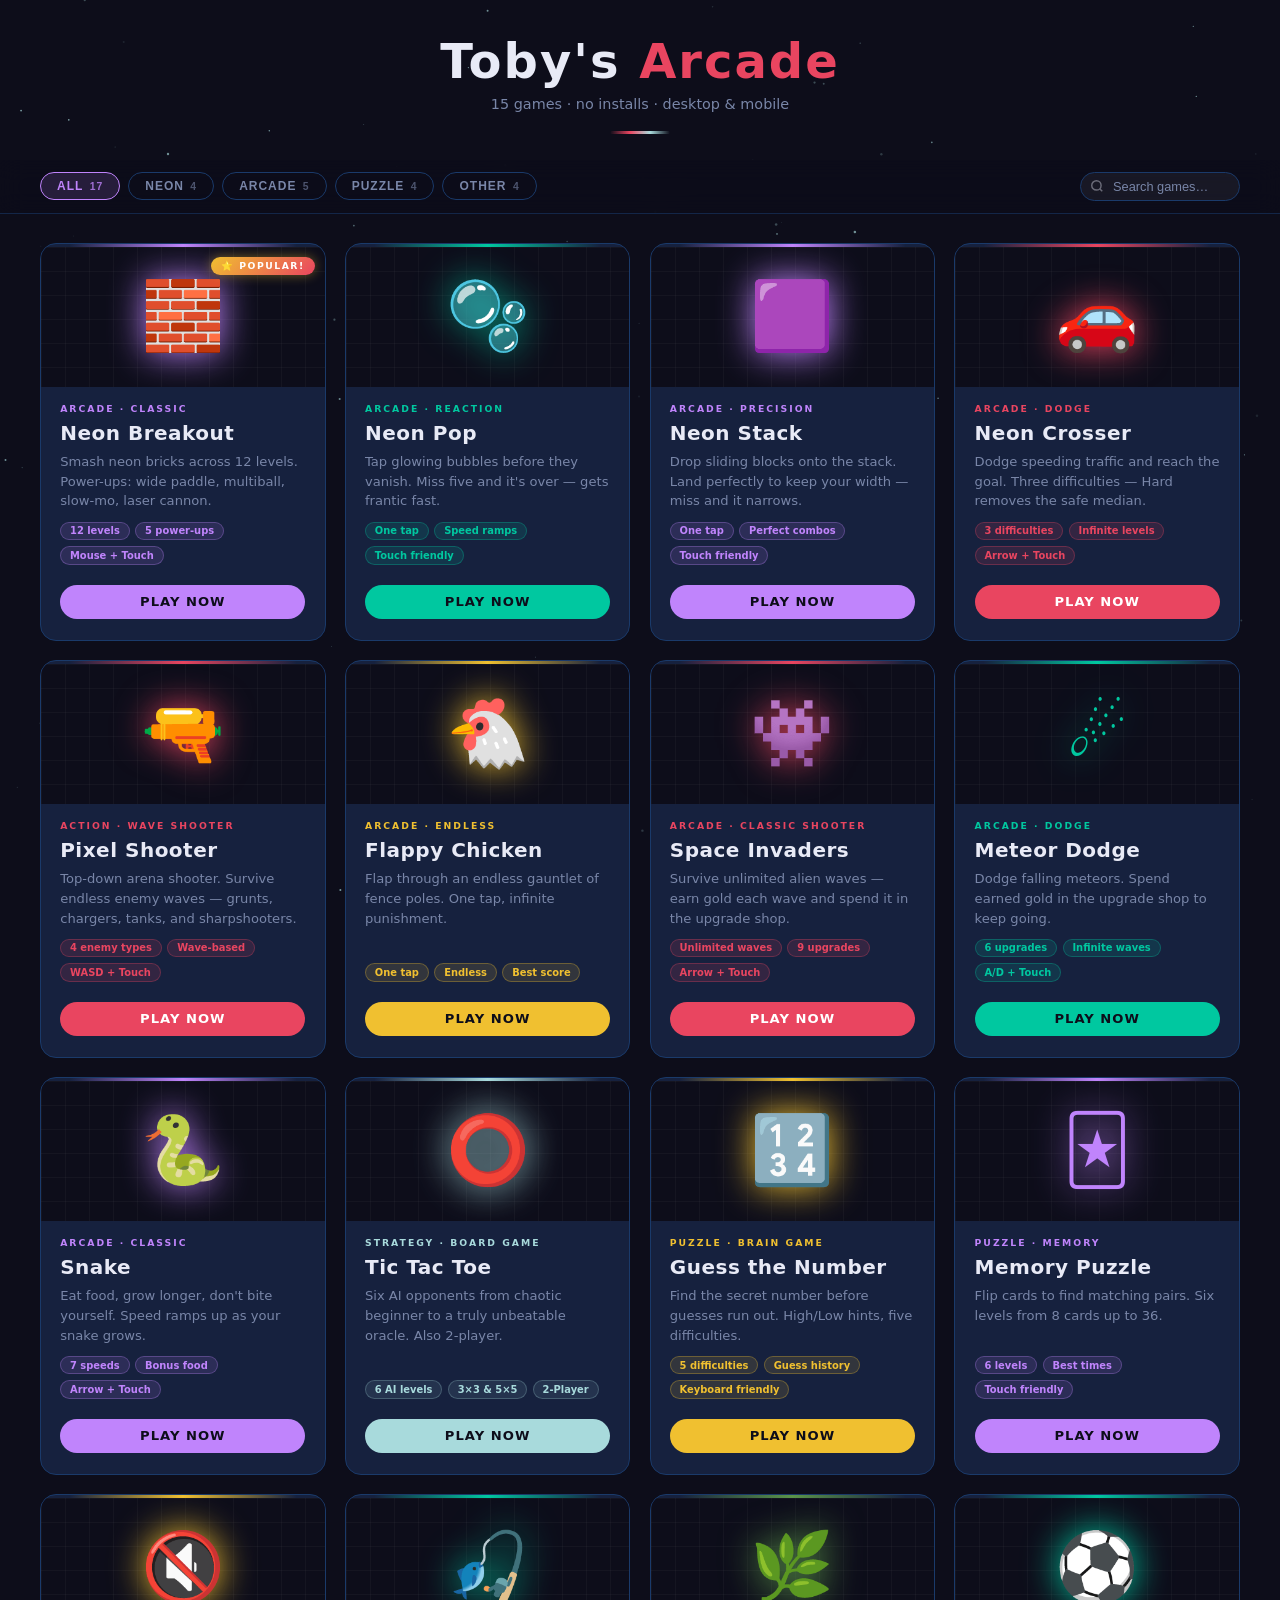
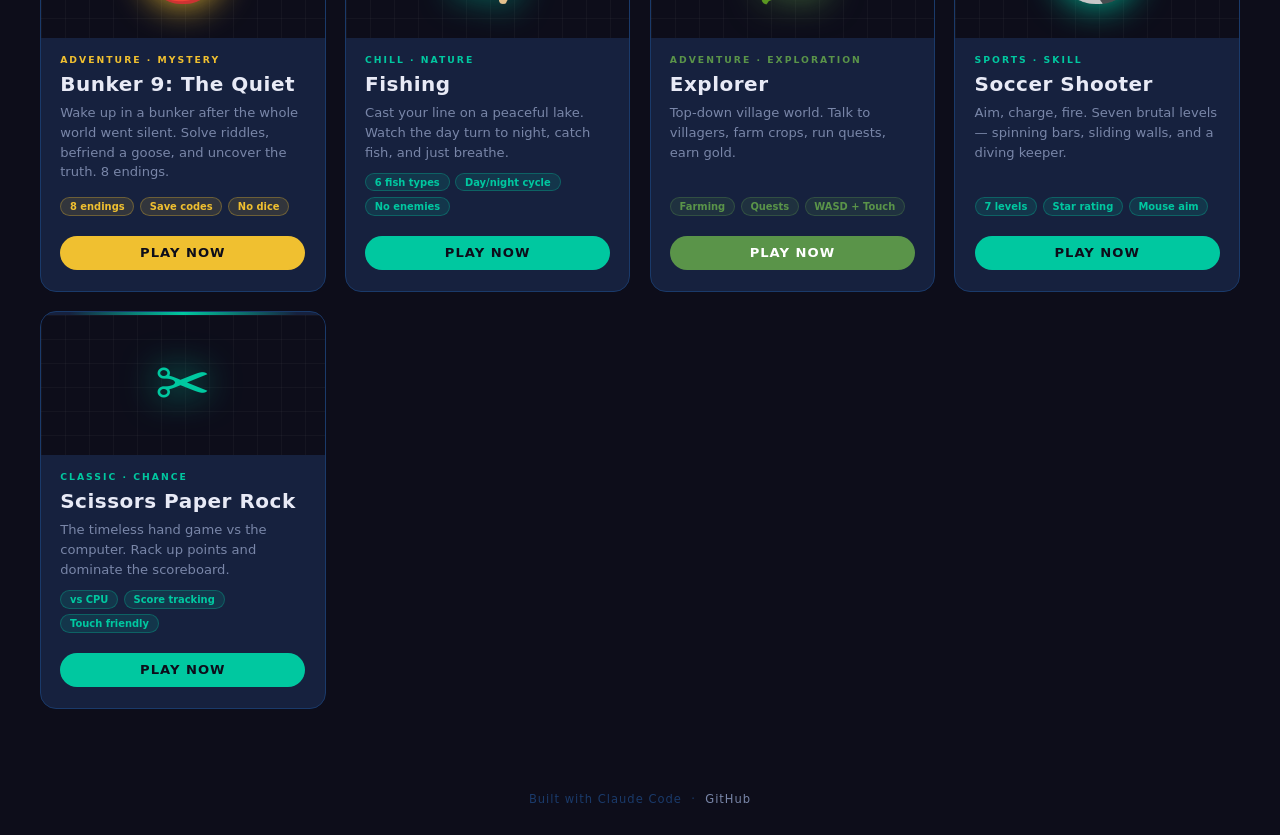
<file: index.html>
<!DOCTYPE html>
<html lang="en">
<head>
  <meta charset="UTF-8">
  <meta name="viewport" content="width=device-width, initial-scale=1.0">
  <title>Toby's Arcade</title>
  <style>
    *, *::before, *::after { box-sizing: border-box; margin: 0; padding: 0; }

    :root {
      --red:    #e94560;
      --blue:   #a8dadc;
      --green:  #5a9449;
      --yellow: #f0c030;
      --teal:   #00c8a0;
      --purple: #c084fc;
      --dark:   #0d0d1a;
      --mid:    #16213e;
      --panel:  #0f1f3d;
      --border: #1a3a6a;
      --text:   #e8eaf6;
      --muted:  #7986a8;
    }

    html, body { height: 100%; }
    body {
      background: var(--dark);
      color: var(--text);
      font-family: 'Segoe UI', system-ui, sans-serif;
      min-height: 100vh;
      overflow-x: hidden;
    }

    /* ── Starfield ───────────────────────────────────────────────── */
    #stars { position: fixed; inset: 0; pointer-events: none; z-index: 0; }

    /* ── Page wrapper ────────────────────────────────────────────── */
    .page {
      position: relative; z-index: 1;
      display: flex; flex-direction: column; min-height: 100vh;
    }

    /* ── Header ──────────────────────────────────────────────────── */
    header {
      padding: 2.2rem 2rem 1.6rem;
      text-align: center;
    }
    h1 {
      font-size: clamp(2rem, 5vw, 3rem);
      font-weight: 800; letter-spacing: 2px; line-height: 1.1;
    }
    h1 .accent { color: var(--red); }
    .hero-sub {
      margin-top: 0.5rem;
      font-size: 0.9rem;
      color: var(--muted);
    }
    .divider {
      width: 60px; height: 3px;
      background: linear-gradient(90deg, transparent, var(--red), var(--blue), transparent);
      margin: 1.2rem auto 0; border-radius: 2px;
    }

    /* ── Filter bar ──────────────────────────────────────────────── */
    .filter-bar {
      position: sticky; top: 0; z-index: 20;
      background: rgba(13,13,26,0.92);
      backdrop-filter: blur(12px);
      -webkit-backdrop-filter: blur(12px);
      border-bottom: 1px solid rgba(26,58,106,0.6);
      padding: 0.75rem 1.5rem;
    }
    .filter-inner {
      max-width: 1200px; margin: 0 auto;
      display: flex; align-items: center; gap: 0.5rem;
      flex-wrap: wrap;
    }
    .filter-btn {
      display: flex; align-items: center; gap: 0.4rem;
      padding: 0.38rem 1rem;
      border: 1px solid var(--border);
      border-radius: 20px;
      background: transparent;
      color: var(--muted);
      font-size: 0.75rem; font-weight: 700;
      letter-spacing: 1px; text-transform: uppercase;
      cursor: pointer;
      transition: border-color 0.15s, color 0.15s, background 0.15s;
      white-space: nowrap;
    }
    .filter-btn .count {
      font-size: 0.65rem; font-weight: 600;
      opacity: 0.6;
    }
    .filter-btn:hover {
      border-color: var(--purple);
      color: var(--text);
    }
    .filter-btn.active {
      background: rgba(192,132,252,0.15);
      border-color: var(--purple);
      color: var(--purple);
    }
    .filter-btn.active .count { opacity: 0.8; }

    /* Search */
    .search-wrap {
      margin-left: auto;
      position: relative;
    }
    .search-wrap svg {
      position: absolute; left: 10px; top: 50%;
      transform: translateY(-50%);
      opacity: 0.4; pointer-events: none;
    }
    #search {
      background: rgba(255,255,255,0.05);
      border: 1px solid var(--border);
      border-radius: 20px;
      color: var(--text);
      font-size: 0.8rem;
      padding: 0.38rem 0.9rem 0.38rem 2rem;
      width: 160px;
      outline: none;
      transition: border-color 0.15s, width 0.2s;
    }
    #search::placeholder { color: var(--muted); }
    #search:focus { border-color: var(--purple); width: 200px; }

    /* ── Games section ───────────────────────────────────────────── */
    .games-section {
      padding: 1.8rem 1.5rem 4rem;
      flex: 1;
    }

    /* ── No results ──────────────────────────────────────────────── */
    #no-results {
      display: none;
      text-align: center;
      padding: 4rem 1rem;
      color: var(--muted);
      font-size: 0.9rem;
    }

    /* ── Grid ────────────────────────────────────────────────────── */
    .games-grid {
      display: grid;
      grid-template-columns: repeat(auto-fill, minmax(270px, 1fr));
      gap: 1.2rem;
      max-width: 1200px;
      margin: 0 auto;
    }

    /* ── Card ────────────────────────────────────────────────────── */
    .game-card {
      position: relative;
      background: var(--mid);
      border: 1px solid var(--border);
      border-radius: 16px;
      overflow: hidden;
      text-decoration: none;
      color: inherit;
      display: flex;
      flex-direction: column;
      transition: transform 0.22s ease, border-color 0.22s ease,
                  box-shadow 0.22s ease, opacity 0.18s ease;
    }
    .game-card.hidden { display: none; }

    .game-card:hover { transform: translateY(-5px); }
    .game-card.red:hover    { border-color: var(--red);    box-shadow: 0 16px 40px rgba(233,69,96,.22); }
    .game-card.blue:hover   { border-color: var(--blue);   box-shadow: 0 16px 40px rgba(168,218,220,.18); }
    .game-card.green:hover  { border-color: var(--green);  box-shadow: 0 16px 40px rgba(90,148,73,.25); }
    .game-card.yellow:hover { border-color: var(--yellow); box-shadow: 0 16px 40px rgba(240,192,48,.22); }
    .game-card.teal:hover   { border-color: var(--teal);   box-shadow: 0 16px 40px rgba(0,200,160,.22); }
    .game-card.purple:hover { border-color: var(--purple); box-shadow: 0 16px 40px rgba(192,132,252,.22); }

    /* top glow strip */
    .card-glow { height: 3px; width: 100%; }
    .red    .card-glow { background: linear-gradient(90deg, transparent 10%, var(--red),    transparent 90%); }
    .blue   .card-glow { background: linear-gradient(90deg, transparent 10%, var(--blue),   transparent 90%); }
    .green  .card-glow { background: linear-gradient(90deg, transparent 10%, var(--green),  transparent 90%); }
    .yellow .card-glow { background: linear-gradient(90deg, transparent 10%, var(--yellow), transparent 90%); }
    .teal   .card-glow { background: linear-gradient(90deg, transparent 10%, var(--teal),   transparent 90%); }
    .purple .card-glow { background: linear-gradient(90deg, transparent 10%, var(--purple), transparent 90%); }

    /* preview */
    .card-preview {
      position: relative;
      height: 140px;
      background: var(--dark);
      display: flex; align-items: center; justify-content: center;
      overflow: hidden;
    }
    .card-preview::before {
      content: '';
      position: absolute; inset: 0;
      background-image:
        linear-gradient(rgba(255,255,255,.03) 1px, transparent 1px),
        linear-gradient(90deg, rgba(255,255,255,.03) 1px, transparent 1px);
      background-size: 24px 24px;
    }
    .card-icon {
      font-size: 4.2rem; line-height: 1; user-select: none;
      filter: drop-shadow(0 0 18px currentColor);
      animation: float 3.5s ease-in-out infinite;
    }
    .red    .card-icon { color: var(--red); }
    .blue   .card-icon { color: var(--blue); }
    .green  .card-icon { color: var(--green); }
    .yellow .card-icon { color: var(--yellow); }
    .teal   .card-icon { color: var(--teal); }
    .purple .card-icon { color: var(--purple); }
    @keyframes float {
      0%, 100% { transform: translateY(0); }
      50%       { transform: translateY(-8px); }
    }

    /* card body */
    .card-body {
      padding: 1rem 1.2rem 1.3rem;
      display: flex; flex-direction: column; gap: 0.45rem;
      flex: 1;
    }
    .card-tag {
      font-size: 0.58rem; letter-spacing: 2px;
      text-transform: uppercase; font-weight: 700;
    }
    .red    .card-tag { color: var(--red); }
    .blue   .card-tag { color: var(--blue); }
    .green  .card-tag { color: var(--green); }
    .yellow .card-tag { color: var(--yellow); }
    .teal   .card-tag { color: var(--teal); }
    .purple .card-tag { color: var(--purple); }

    .card-title { font-size: 1.25rem; font-weight: 800; letter-spacing: 0.5px; }
    .card-desc  { font-size: 0.82rem; color: var(--muted); line-height: 1.5; flex: 1; }

    /* pills */
    .card-features { display: flex; flex-wrap: wrap; gap: 0.35rem; margin-top: 0.2rem; }
    .pill { font-size: 0.62rem; padding: 0.18rem 0.55rem; border-radius: 20px; font-weight: 600; }
    .red    .pill { background: rgba(233,69,96,.14);   color: var(--red);    border: 1px solid rgba(233,69,96,.3); }
    .blue   .pill { background: rgba(168,218,220,.1);  color: var(--blue);   border: 1px solid rgba(168,218,220,.25); }
    .green  .pill { background: rgba(90,148,73,.14);   color: var(--green);  border: 1px solid rgba(90,148,73,.3); }
    .yellow .pill { background: rgba(240,192,48,.13);  color: var(--yellow); border: 1px solid rgba(240,192,48,.3); }
    .teal   .pill { background: rgba(0,200,160,.13);   color: var(--teal);   border: 1px solid rgba(0,200,160,.3); }
    .purple .pill { background: rgba(192,132,252,.13); color: var(--purple); border: 1px solid rgba(192,132,252,.3); }

    /* play button */
    .card-btn {
      margin-top: 0.8rem; padding: 0.6rem 1.2rem;
      border-radius: 30px; font-size: 0.82rem; font-weight: 700;
      letter-spacing: 1px; text-transform: uppercase; text-align: center;
      transition: filter 0.18s, transform 0.14s;
    }
    .card-btn:hover { filter: brightness(1.15); transform: scale(1.02); }
    .red    .card-btn { background: var(--red);    color: #fff; }
    .blue   .card-btn { background: var(--blue);   color: var(--dark); }
    .green  .card-btn { background: var(--green);  color: #fff; }
    .yellow .card-btn { background: var(--yellow); color: var(--dark); }
    .teal   .card-btn { background: var(--teal);   color: var(--dark); }
    .purple .card-btn { background: var(--purple); color: var(--dark); }

    /* badges */
    .popular-badge {
      position: absolute; top: 10px; right: 10px;
      background: linear-gradient(135deg, #f0c030, #e94560);
      color: #fff; font-size: 0.58rem; font-weight: 700;
      letter-spacing: 1.5px; padding: 0.22rem 0.62rem;
      border-radius: 20px; text-transform: uppercase; z-index: 2;
      box-shadow: 0 0 12px rgba(240,192,48,0.45); pointer-events: none;
    }
    .neon-badge {
      position: absolute; top: 10px; left: 10px;
      background: linear-gradient(135deg, #c084fc, #38bdf8);
      color: #fff; font-size: 0.58rem; font-weight: 700;
      letter-spacing: 1.5px; padding: 0.22rem 0.62rem;
      border-radius: 20px; text-transform: uppercase; z-index: 2;
      box-shadow: 0 0 12px rgba(192,132,252,0.5); pointer-events: none;
    }

    /* ── Footer ──────────────────────────────────────────────────── */
    footer {
      text-align: center; padding: 1.2rem 1rem 1.8rem;
      font-size: 0.72rem; color: var(--border); letter-spacing: 1px;
    }
    footer a { color: var(--muted); text-decoration: none; }
    footer a:hover { color: var(--blue); }

    /* ── Responsive ──────────────────────────────────────────────── */
    @media (max-width: 600px) {
      header { padding: 1.6rem 1rem 1.2rem; }
      .filter-inner { gap: 0.4rem; }
      .filter-btn { padding: 0.32rem 0.75rem; font-size: 0.7rem; }
      .search-wrap { width: 100%; margin-left: 0; margin-top: 0.3rem; }
      #search { width: 100%; }
      #search:focus { width: 100%; }
      .games-grid { grid-template-columns: repeat(auto-fill, minmax(150px, 1fr)); gap: 0.85rem; }
      .card-preview { height: 100px; }
      .card-icon { font-size: 3rem; }
      .card-body { padding: 0.75rem 0.9rem 1rem; }
      .card-title { font-size: 1rem; }
      .card-desc { display: none; }
      .card-features { display: none; }
      .card-btn { margin-top: 0.5rem; padding: 0.5rem; font-size: 0.75rem; }
    }
  </style>
</head>
<body>
<canvas id="stars"></canvas>

<div class="page">

  <header>
    <h1>Toby's <span class="accent">Arcade</span></h1>
    <p class="hero-sub">15 games · no installs · desktop &amp; mobile</p>
    <div class="divider"></div>
  </header>

  <!-- ── Filter bar ─────────────────────────────────────── -->
  <div class="filter-bar">
    <div class="filter-inner">
      <button class="filter-btn active" data-filter="all">All <span class="count">17</span></button>
      <button class="filter-btn" data-filter="neon">Neon <span class="count">4</span></button>
      <button class="filter-btn" data-filter="arcade">Arcade <span class="count">5</span></button>
      <button class="filter-btn" data-filter="puzzle">Puzzle <span class="count">4</span></button>
      <button class="filter-btn" data-filter="other">Other <span class="count">4</span></button>
      <div class="search-wrap">
        <svg width="14" height="14" viewBox="0 0 24 24" fill="none" stroke="currentColor" stroke-width="2.5">
          <circle cx="11" cy="11" r="8"/><line x1="21" y1="21" x2="16.65" y2="16.65"/>
        </svg>
        <input id="search" type="text" placeholder="Search games…" autocomplete="off">
      </div>
    </div>
  </div>

  <!-- ── Games grid ─────────────────────────────────────── -->
  <section class="games-section">
    <div class="games-grid" id="grid">

      <a class="game-card purple" href="breakout.html" data-tags="neon" data-title="neon breakout">
        <div class="card-glow"></div>
        <div class="card-preview">
          <div class="popular-badge">⭐ Popular!</div>
          <div class="card-icon">🧱</div>
        </div>
        <div class="card-body">
          <span class="card-tag">Arcade · Classic</span>
          <h2 class="card-title">Neon Breakout</h2>
          <p class="card-desc">Smash neon bricks across 12 levels. Power-ups: wide paddle, multiball, slow-mo, laser cannon.</p>
          <div class="card-features">
            <span class="pill">12 levels</span>
            <span class="pill">5 power-ups</span>
            <span class="pill">Mouse + Touch</span>
          </div>
          <div class="card-btn">Play Now</div>
        </div>
      </a>

      <a class="game-card teal" href="neonpop.html" data-tags="neon" data-title="neon pop">
        <div class="card-glow"></div>
        <div class="card-preview">
          <div class="card-icon">🫧</div>
        </div>
        <div class="card-body">
          <span class="card-tag">Arcade · Reaction</span>
          <h2 class="card-title">Neon Pop</h2>
          <p class="card-desc">Tap glowing bubbles before they vanish. Miss five and it's over — gets frantic fast.</p>
          <div class="card-features">
            <span class="pill">One tap</span>
            <span class="pill">Speed ramps</span>
            <span class="pill">Touch friendly</span>
          </div>
          <div class="card-btn">Play Now</div>
        </div>
      </a>

      <a class="game-card purple" href="stack.html" data-tags="neon" data-title="neon stack">
        <div class="card-glow"></div>
        <div class="card-preview">
          <div class="card-icon">🟪</div>
        </div>
        <div class="card-body">
          <span class="card-tag">Arcade · Precision</span>
          <h2 class="card-title">Neon Stack</h2>
          <p class="card-desc">Drop sliding blocks onto the stack. Land perfectly to keep your width — miss and it narrows.</p>
          <div class="card-features">
            <span class="pill">One tap</span>
            <span class="pill">Perfect combos</span>
            <span class="pill">Touch friendly</span>
          </div>
          <div class="card-btn">Play Now</div>
        </div>
      </a>

      <a class="game-card red" href="asteroids.html" data-tags="neon" data-title="neon crosser">
        <div class="card-glow"></div>
        <div class="card-preview">
          <div class="card-icon">🚗</div>
        </div>
        <div class="card-body">
          <span class="card-tag">Arcade · Dodge</span>
          <h2 class="card-title">Neon Crosser</h2>
          <p class="card-desc">Dodge speeding traffic and reach the goal. Three difficulties — Hard removes the safe median.</p>
          <div class="card-features">
            <span class="pill">3 difficulties</span>
            <span class="pill">Infinite levels</span>
            <span class="pill">Arrow + Touch</span>
          </div>
          <div class="card-btn">Play Now</div>
        </div>
      </a>

      <a class="game-card red" href="shooter.html" data-tags="arcade" data-title="pixel shooter">
        <div class="card-glow"></div>
        <div class="card-preview"><div class="card-icon">🔫</div></div>
        <div class="card-body">
          <span class="card-tag">Action · Wave Shooter</span>
          <h2 class="card-title">Pixel Shooter</h2>
          <p class="card-desc">Top-down arena shooter. Survive endless enemy waves — grunts, chargers, tanks, and sharpshooters.</p>
          <div class="card-features">
            <span class="pill">4 enemy types</span>
            <span class="pill">Wave-based</span>
            <span class="pill">WASD + Touch</span>
          </div>
          <div class="card-btn">Play Now</div>
        </div>
      </a>

      <a class="game-card yellow" href="flappychicken.html" data-tags="arcade" data-title="flappy chicken">
        <div class="card-glow"></div>
        <div class="card-preview"><div class="card-icon">🐔</div></div>
        <div class="card-body">
          <span class="card-tag">Arcade · Endless</span>
          <h2 class="card-title">Flappy Chicken</h2>
          <p class="card-desc">Flap through an endless gauntlet of fence poles. One tap, infinite punishment.</p>
          <div class="card-features">
            <span class="pill">One tap</span>
            <span class="pill">Endless</span>
            <span class="pill">Best score</span>
          </div>
          <div class="card-btn">Play Now</div>
        </div>
      </a>

      <a class="game-card red" href="spaceinvaders.html" data-tags="arcade" data-title="space invaders">
        <div class="card-glow"></div>
        <div class="card-preview"><div class="card-icon">👾</div></div>
        <div class="card-body">
          <span class="card-tag">Arcade · Classic Shooter</span>
          <h2 class="card-title">Space Invaders</h2>
          <p class="card-desc">Survive unlimited alien waves — earn gold each wave and spend it in the upgrade shop.</p>
          <div class="card-features">
            <span class="pill">Unlimited waves</span>
            <span class="pill">9 upgrades</span>
            <span class="pill">Arrow + Touch</span>
          </div>
          <div class="card-btn">Play Now</div>
        </div>
      </a>

      <a class="game-card teal" href="meteordodge.html" data-tags="arcade" data-title="meteor dodge">
        <div class="card-glow"></div>
        <div class="card-preview"><div class="card-icon">☄️</div></div>
        <div class="card-body">
          <span class="card-tag">Arcade · Dodge</span>
          <h2 class="card-title">Meteor Dodge</h2>
          <p class="card-desc">Dodge falling meteors. Spend earned gold in the upgrade shop to keep going.</p>
          <div class="card-features">
            <span class="pill">6 upgrades</span>
            <span class="pill">Infinite waves</span>
            <span class="pill">A/D + Touch</span>
          </div>
          <div class="card-btn">Play Now</div>
        </div>
      </a>

      <a class="game-card purple" href="snake.html" data-tags="arcade" data-title="snake">
        <div class="card-glow"></div>
        <div class="card-preview"><div class="card-icon">🐍</div></div>
        <div class="card-body">
          <span class="card-tag">Arcade · Classic</span>
          <h2 class="card-title">Snake</h2>
          <p class="card-desc">Eat food, grow longer, don't bite yourself. Speed ramps up as your snake grows.</p>
          <div class="card-features">
            <span class="pill">7 speeds</span>
            <span class="pill">Bonus food</span>
            <span class="pill">Arrow + Touch</span>
          </div>
          <div class="card-btn">Play Now</div>
        </div>
      </a>

      <a class="game-card blue" href="tictactoe.html" data-tags="puzzle" data-title="tic tac toe">
        <div class="card-glow"></div>
        <div class="card-preview"><div class="card-icon">⭕</div></div>
        <div class="card-body">
          <span class="card-tag">Strategy · Board Game</span>
          <h2 class="card-title">Tic Tac Toe</h2>
          <p class="card-desc">Six AI opponents from chaotic beginner to a truly unbeatable oracle. Also 2-player.</p>
          <div class="card-features">
            <span class="pill">6 AI levels</span>
            <span class="pill">3×3 &amp; 5×5</span>
            <span class="pill">2-Player</span>
          </div>
          <div class="card-btn">Play Now</div>
        </div>
      </a>

      <a class="game-card yellow" href="guessnumber.html" data-tags="puzzle" data-title="guess the number">
        <div class="card-glow"></div>
        <div class="card-preview"><div class="card-icon">🔢</div></div>
        <div class="card-body">
          <span class="card-tag">Puzzle · Brain Game</span>
          <h2 class="card-title">Guess the Number</h2>
          <p class="card-desc">Find the secret number before guesses run out. High/Low hints, five difficulties.</p>
          <div class="card-features">
            <span class="pill">5 difficulties</span>
            <span class="pill">Guess history</span>
            <span class="pill">Keyboard friendly</span>
          </div>
          <div class="card-btn">Play Now</div>
        </div>
      </a>

      <a class="game-card purple" href="memorypuzzle.html" data-tags="puzzle" data-title="memory puzzle">
        <div class="card-glow"></div>
        <div class="card-preview"><div class="card-icon">🃏</div></div>
        <div class="card-body">
          <span class="card-tag">Puzzle · Memory</span>
          <h2 class="card-title">Memory Puzzle</h2>
          <p class="card-desc">Flip cards to find matching pairs. Six levels from 8 cards up to 36.</p>
          <div class="card-features">
            <span class="pill">6 levels</span>
            <span class="pill">Best times</span>
            <span class="pill">Touch friendly</span>
          </div>
          <div class="card-btn">Play Now</div>
        </div>
      </a>

      <a class="game-card yellow" href="bunker9.html" data-tags="puzzle" data-title="bunker 9 the quiet text adventure mystery">
        <div class="card-glow"></div>
        <div class="card-preview"><div class="card-icon">🔇</div></div>
        <div class="card-body">
          <span class="card-tag">Adventure · Mystery</span>
          <h2 class="card-title">Bunker 9: The Quiet</h2>
          <p class="card-desc">Wake up in a bunker after the whole world went silent. Solve riddles, befriend a goose, and uncover the truth. 8 endings.</p>
          <div class="card-features">
            <span class="pill">8 endings</span>
            <span class="pill">Save codes</span>
            <span class="pill">No dice</span>
          </div>
          <div class="card-btn">Play Now</div>
        </div>
      </a>

      <a class="game-card teal" href="fishing.html" data-tags="other" data-title="fishing">
        <div class="card-glow"></div>
        <div class="card-preview"><div class="card-icon">🎣</div></div>
        <div class="card-body">
          <span class="card-tag">Chill · Nature</span>
          <h2 class="card-title">Fishing</h2>
          <p class="card-desc">Cast your line on a peaceful lake. Watch the day turn to night, catch fish, and just breathe.</p>
          <div class="card-features">
            <span class="pill">6 fish types</span>
            <span class="pill">Day/night cycle</span>
            <span class="pill">No enemies</span>
          </div>
          <div class="card-btn">Play Now</div>
        </div>
      </a>

      <a class="game-card green" href="exploration.html" data-tags="other" data-title="explorer">
        <div class="card-glow"></div>
        <div class="card-preview"><div class="card-icon">🌿</div></div>
        <div class="card-body">
          <span class="card-tag">Adventure · Exploration</span>
          <h2 class="card-title">Explorer</h2>
          <p class="card-desc">Top-down village world. Talk to villagers, farm crops, run quests, earn gold.</p>
          <div class="card-features">
            <span class="pill">Farming</span>
            <span class="pill">Quests</span>
            <span class="pill">WASD + Touch</span>
          </div>
          <div class="card-btn">Play Now</div>
        </div>
      </a>

      <a class="game-card teal" href="soccershooter.html" data-tags="other" data-title="soccer shooter">
        <div class="card-glow"></div>
        <div class="card-preview"><div class="card-icon">⚽</div></div>
        <div class="card-body">
          <span class="card-tag">Sports · Skill</span>
          <h2 class="card-title">Soccer Shooter</h2>
          <p class="card-desc">Aim, charge, fire. Seven brutal levels — spinning bars, sliding walls, and a diving keeper.</p>
          <div class="card-features">
            <span class="pill">7 levels</span>
            <span class="pill">Star rating</span>
            <span class="pill">Mouse aim</span>
          </div>
          <div class="card-btn">Play Now</div>
        </div>
      </a>

      <a class="game-card teal" href="spr.html" data-tags="other" data-title="scissors paper rock">
        <div class="card-glow"></div>
        <div class="card-preview"><div class="card-icon">✂️</div></div>
        <div class="card-body">
          <span class="card-tag">Classic · Chance</span>
          <h2 class="card-title">Scissors Paper Rock</h2>
          <p class="card-desc">The timeless hand game vs the computer. Rack up points and dominate the scoreboard.</p>
          <div class="card-features">
            <span class="pill">vs CPU</span>
            <span class="pill">Score tracking</span>
            <span class="pill">Touch friendly</span>
          </div>
          <div class="card-btn">Play Now</div>
        </div>
      </a>

    </div>
    <p id="no-results">No games found — try a different search.</p>
  </section>

  <footer>
    Built with Claude Code &nbsp;·&nbsp;
    <a href="https://github.com/tobyhome12345-commits/ClaudeCodeTest" target="_blank">GitHub</a>
  </footer>

</div>

<script>
// ── Starfield ─────────────────────────────────────────────────────
(function () {
  const canvas = document.getElementById('stars');
  const ctx = canvas.getContext('2d');
  let W, H, stars;
  function resize() { W = canvas.width = window.innerWidth; H = canvas.height = window.innerHeight; }
  function makeStars(n) {
    return Array.from({ length: n }, () => ({
      x: Math.random() * W, y: Math.random() * H,
      r: Math.random() * 1.1 + 0.2,
      spd: Math.random() * 0.2 + 0.04,
      alpha: Math.random() * 0.6 + 0.1,
      dA: (Math.random() - 0.5) * 0.007,
    }));
  }
  function draw() {
    ctx.clearRect(0, 0, W, H);
    for (const s of stars) {
      s.alpha = Math.max(0.05, Math.min(0.85, s.alpha + s.dA));
      if (s.alpha <= 0.05 || s.alpha >= 0.85) s.dA *= -1;
      s.y += s.spd;
      if (s.y > H) { s.y = 0; s.x = Math.random() * W; }
      ctx.beginPath();
      ctx.arc(s.x, s.y, s.r, 0, Math.PI * 2);
      ctx.fillStyle = `rgba(168,218,220,${s.alpha})`;
      ctx.fill();
    }
    requestAnimationFrame(draw);
  }
  window.addEventListener('resize', () => { resize(); stars = makeStars(180); });
  resize(); stars = makeStars(180); draw();
})();

// ── Filter + Search ───────────────────────────────────────────────
(function () {
  const cards    = Array.from(document.querySelectorAll('.game-card'));
  const btns     = Array.from(document.querySelectorAll('.filter-btn'));
  const search   = document.getElementById('search');
  const noResult = document.getElementById('no-results');
  let activeFilter = 'all';

  function applyFilter() {
    const q = search.value.trim().toLowerCase();
    let visible = 0;
    cards.forEach(card => {
      const tags  = card.dataset.tags || '';
      const title = card.dataset.title || '';
      const matchFilter = activeFilter === 'all' || tags.includes(activeFilter);
      const matchSearch = !q || title.includes(q);
      const show = matchFilter && matchSearch;
      card.classList.toggle('hidden', !show);
      if (show) visible++;
    });
    noResult.style.display = visible === 0 ? 'block' : 'none';
  }

  btns.forEach(btn => {
    btn.addEventListener('click', () => {
      btns.forEach(b => b.classList.remove('active'));
      btn.classList.add('active');
      activeFilter = btn.dataset.filter;
      applyFilter();
    });
  });

  search.addEventListener('input', applyFilter);
})();
</script>
</body>
</html>
</file>
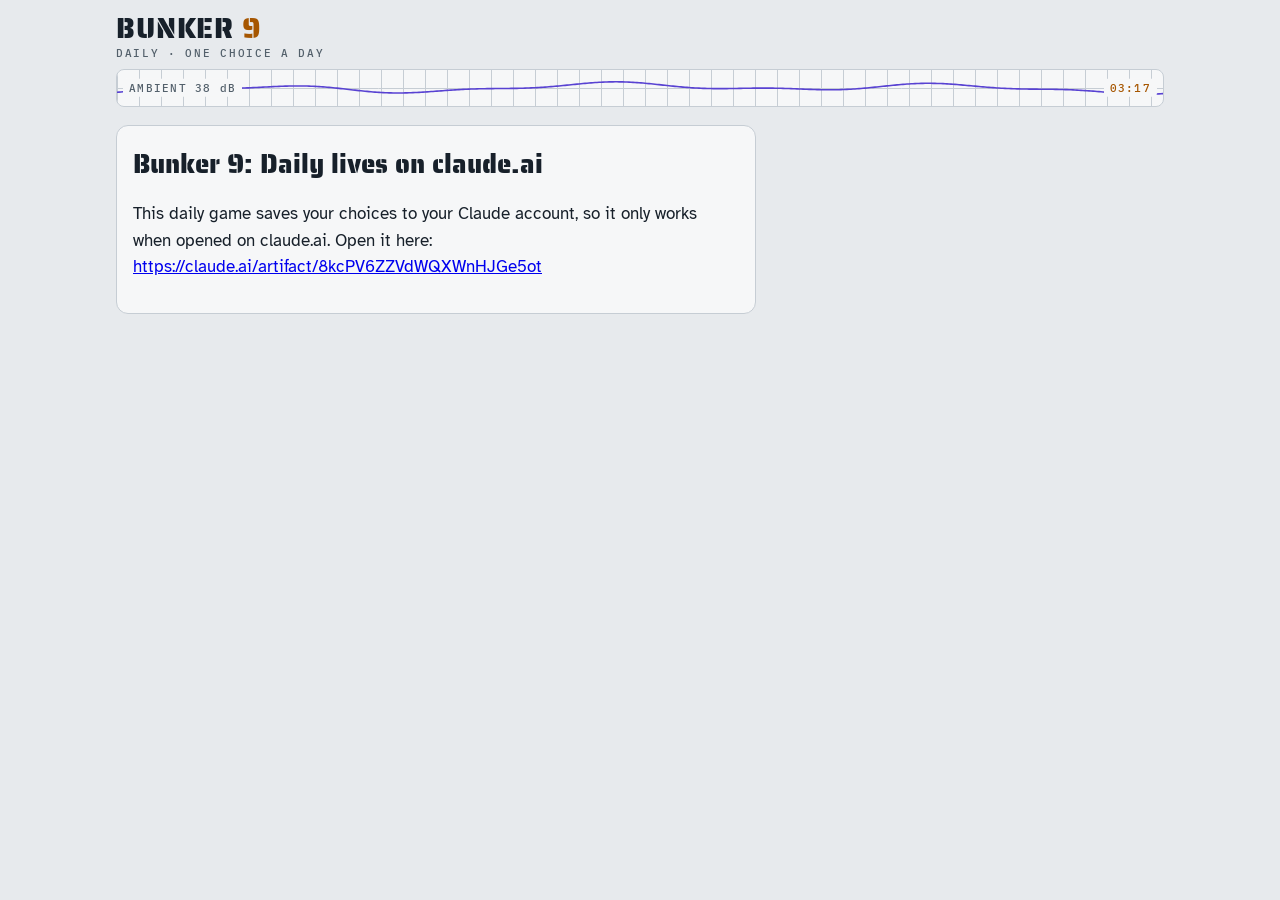
<file: bunker9-daily.html>
<!DOCTYPE html>
<html lang="en">
<head>
<meta charset="UTF-8">
<meta name="viewport" content="width=device-width, initial-scale=1.0, viewport-fit=cover">
<title>Bunker 9: Daily</title>
<meta name="claude:viewport-fit-sides" content="cover">
<link rel="stylesheet" href="https://fonts.googleapis.com/css2?family=Atkinson+Hyperlegible:ital,wght@0,400;0,700;1,400&family=Gochi+Hand&family=IBM+Plex+Mono:wght@400;500;600&family=Saira+Stencil+One&display=swap">
<style>
/* Layout: a field log that grows one page a day. Stencil header + sound-meter strip, today's chapter and the one locked choice in the main column, the player's kit (inventory, trust, map, story so far) in a side column that stacks under it on phones. */
:root{
  --bg:#0e1216; --panel:#151b21; --panel-2:#1b232b; --line:#29343f; --line-2:#3c4a57;
  --fg:#ebe6da; --muted:#929ca7; --faint:#5f6a75;
  --amber:#f3a83b; --amber-ink:#1b1306; --amber-soft:rgba(243,168,59,.13);
  --hum:#b4a7ff; --hum-soft:rgba(180,167,255,.12);
  --danger:#ff6d5f; --ok:#7bd69a;
  --c-mop:#5fd6c6; --c-vendr:#ff92c8; --c-bert:#f2df74; --c-varga:#ffa06f; --c-pip:#a8df74; --c-tape:#d6ceff;
  --sticky-bg:#f0d470; --sticky-ink:#2b2306; --slate:#22302b; --slate-ink:#eef0e6; --shadow:rgba(0,0,0,.35);
  --f-display:"Saira Stencil One","Arial Narrow",Impact,sans-serif;
  --f-body:"Atkinson Hyperlegible",system-ui,-apple-system,"Segoe UI",Roboto,sans-serif;
  --f-mono:"IBM Plex Mono",ui-monospace,SFMono-Regular,Menlo,Consolas,monospace;
  --f-hand:"Gochi Hand","Comic Sans MS","Bradley Hand",cursive;
  color-scheme:dark;
}
@media (prefers-color-scheme: light){
  :root:not([data-theme="dark"]){
    --bg:#e7eaed; --panel:#f6f7f8; --panel-2:#eceff2; --line:#c6cdd4; --line-2:#a7b1bb;
    --fg:#17202a; --muted:#53606b; --faint:#86919b;
    --amber:#a65600; --amber-ink:#fff7ea; --amber-soft:rgba(166,86,0,.10);
    --hum:#5842d2; --hum-soft:rgba(88,66,210,.08);
    --danger:#c73326; --ok:#1c7a3c;
    --c-mop:#0a776a; --c-vendr:#b42e6e; --c-bert:#7f6100; --c-varga:#b3461a; --c-pip:#3b7413; --c-tape:#4a3eb2;
    --sticky-bg:#f4dc7e; --sticky-ink:#2b2306; --slate:#2b3a33; --slate-ink:#eef0e6; --shadow:rgba(20,30,40,.14);
    color-scheme:light;
  }
}
:root[data-theme="light"]{
  --bg:#e7eaed; --panel:#f6f7f8; --panel-2:#eceff2; --line:#c6cdd4; --line-2:#a7b1bb;
  --fg:#17202a; --muted:#53606b; --faint:#86919b;
  --amber:#a65600; --amber-ink:#fff7ea; --amber-soft:rgba(166,86,0,.10);
  --hum:#5842d2; --hum-soft:rgba(88,66,210,.08);
  --danger:#c73326; --ok:#1c7a3c;
  --c-mop:#0a776a; --c-vendr:#b42e6e; --c-bert:#7f6100; --c-varga:#b3461a; --c-pip:#3b7413; --c-tape:#4a3eb2;
  --sticky-bg:#f4dc7e; --sticky-ink:#2b2306; --slate:#2b3a33; --slate-ink:#eef0e6; --shadow:rgba(20,30,40,.14);
  color-scheme:light;
}

*,*::before,*::after{box-sizing:border-box}
[hidden]{display:none!important}
html{-webkit-text-size-adjust:100%}
body{margin:0;background:var(--bg);color:var(--fg);font-family:var(--f-body);font-size:17px;line-height:1.55;-webkit-font-smoothing:antialiased}
button,input,textarea{font:inherit;color:inherit}
:focus-visible{outline:2px solid var(--amber);outline-offset:2px}
.wrap{max-width:1080px;margin:0 auto;padding-left:max(16px,env(safe-area-inset-left,0px));padding-right:max(16px,env(safe-area-inset-right,0px));padding-block:0 40px}

.top{display:flex;align-items:center;justify-content:space-between;gap:12px;padding-block:14px 10px}
.logo{font-family:var(--f-display);font-size:28px;line-height:1;letter-spacing:.03em;white-space:nowrap}
.logo b{font-weight:400;color:var(--amber)}
.sub{font:500 10.5px/1 var(--f-mono);letter-spacing:.16em;color:var(--muted);margin-top:6px}
.daychip{font:600 12px/1 var(--f-mono);letter-spacing:.12em;color:var(--amber);border:1px solid var(--amber);border-radius:999px;padding:7px 11px;white-space:nowrap}
.scope{position:relative;height:38px;border:1px solid var(--line);border-radius:8px;background:var(--panel);overflow:hidden;margin-bottom:18px}
.scope canvas{display:block;width:100%;height:100%}
.scope .lbl{position:absolute;top:50%;transform:translateY(-50%);font:500 10.5px/1 var(--f-mono);letter-spacing:.12em;color:var(--muted);background:var(--panel);padding:4px 6px;border-radius:4px;font-variant-numeric:tabular-nums}
#dbl{left:6px} #clk{right:6px;color:var(--amber)}

.grid{display:grid;grid-template-columns:minmax(0,1fr) 310px;gap:22px;align-items:start}
.main,.side{display:grid;gap:16px;min-width:0}
.panel{background:var(--panel);border:1px solid var(--line);border-radius:12px;padding:16px}
.fl{font:600 10.5px/1.3 var(--f-mono);letter-spacing:.14em;color:var(--muted);text-transform:uppercase}
.muted{color:var(--muted)} .small{font-size:.88em}

/* chapter */
.day{padding-block:4px}
.kicker{font:600 11px/1.3 var(--f-mono);letter-spacing:.16em;color:var(--amber)}
.title{font-family:var(--f-display);font-weight:400;font-size:clamp(30px,6vw,46px);line-height:1;letter-spacing:.02em;margin:.2em 0 .45em;text-wrap:balance}
.scene p{margin:.5em 0;max-width:66ch}
.say{display:flex;gap:10px;align-items:baseline;margin:.65em 0;max-width:72ch}
.say .tag{flex:none;font:600 10.5px/1 var(--f-mono);letter-spacing:.1em;text-transform:uppercase;padding:4px 7px;border:1px solid currentColor;border-radius:4px;color:var(--who);position:relative;top:-2px;white-space:nowrap}
.say .line{min-width:0}
.c-mop{--who:var(--c-mop)} .c-vendr{--who:var(--c-vendr)} .c-bert{--who:var(--c-bert)} .c-varga{--who:var(--c-varga)} .c-pip{--who:var(--c-pip)} .c-hum{--who:var(--hum)} .c-tape{--who:var(--c-tape)} .c-other{--who:var(--muted)}
.c-hum .tag{background:var(--hum-soft)} .c-hum .line{color:var(--hum)}
.c-tape .line{color:var(--c-tape);font-style:italic}
.c-pip .line{font-family:var(--f-hand);font-size:1.15em;text-transform:uppercase}
.note{font:500 13px/1.4 var(--f-mono);color:var(--muted);margin:.35em 0}
.scratch{font-family:var(--f-display);font-size:21px;letter-spacing:.07em;line-height:1.3;padding:12px 16px;border:1px dashed var(--line-2);border-radius:4px;background:var(--panel-2);transform:rotate(-1deg);width:fit-content;max-width:100%;margin:.8em 0}
.sticky{font-family:var(--f-hand);font-size:20px;line-height:1.3;background:var(--sticky-bg);color:var(--sticky-ink);padding:10px 14px;width:fit-content;max-width:100%;transform:rotate(1.2deg);box-shadow:0 3px 0 var(--shadow);margin:.8em 0}
.chalk{font-family:var(--f-hand);font-size:19px;line-height:1.5;background:var(--slate);color:var(--slate-ink);padding:12px 16px;border-radius:6px;margin:.7em 0;max-width:62ch;text-transform:uppercase}
.riddle{font-style:italic;font-size:1.06em;line-height:1.6;padding:12px 16px;border:1px dashed var(--amber);border-radius:6px;background:var(--amber-soft);margin:.7em 0;width:fit-content;max-width:100%}
.quote{font-style:italic;padding:6px 0 6px 18px;border-left:3px solid var(--line-2);margin:.7em 0;max-width:60ch}
.honk{font-family:var(--f-display);font-size:52px;line-height:1;color:var(--c-bert);margin:.15em 0}

/* status */
.status{display:flex;flex-wrap:wrap;align-items:center;gap:6px 16px;margin-top:16px;padding:9px 12px;background:var(--panel);border:1px solid var(--line);border-radius:8px;font:500 12.5px/1.4 var(--f-mono);color:var(--muted)}
.st-loc{font-family:var(--f-display);font-size:15px;color:var(--fg);letter-spacing:.05em}
.st-hp{color:var(--danger);letter-spacing:2px;font-size:14px}
.st-hp .off{color:var(--line-2)}
.st-items{color:var(--fg);overflow-wrap:anywhere}
.tm{display:inline-flex;align-items:center;gap:5px;color:var(--who)}
.tm .bars{display:inline-flex;gap:2px}
.tm i{width:6px;height:10px;border-radius:1px;background:var(--line-2)}
.tm i.on{background:var(--who)}

/* the choice */
.choose{border-color:var(--amber)}
.choose h2{font-family:var(--f-display);font-weight:400;font-size:22px;letter-spacing:.05em;margin:.15em 0 .6em}
.opts{display:grid;gap:8px}
.opt{display:flex;align-items:center;gap:12px;width:100%;text-align:left;padding:10px 12px;background:var(--panel-2);border:1px solid var(--line);border-radius:9px;cursor:pointer;color:var(--fg);font:400 16px/1.35 var(--f-body)}
.opt:hover{border-color:var(--amber)}
.opt[aria-checked="true"]{border-color:var(--amber);background:var(--amber-soft)}
.opt .k{flex:none;width:28px;height:28px;display:grid;place-items:center;border-radius:6px;border:1px solid var(--amber);color:var(--amber);font:600 13px/1 var(--f-mono)}
.opt[aria-checked="true"] .k{background:var(--amber);color:var(--amber-ink)}
.opt .t{min-width:0}
.opt .sk{margin-left:auto;flex:none;font:600 9.5px/1 var(--f-mono);letter-spacing:.12em;color:var(--amber);border:1px solid var(--amber);border-radius:4px;padding:3px 5px}
.opt:disabled{cursor:default;opacity:.75}
.customlbl{display:block;margin:14px 0 6px}
textarea,.field{width:100%;background:var(--panel-2);border:1px solid var(--line);border-radius:8px;padding:10px 12px;font:400 16px/1.4 var(--f-body);color:var(--fg);resize:vertical}
textarea:focus,.field:focus{border-color:var(--amber);outline:0}
.lockrow{display:flex;flex-wrap:wrap;gap:10px 14px;align-items:center;margin-top:14px}
.btn{font-family:var(--f-display);font-size:19px;letter-spacing:.06em;background:var(--amber);color:var(--amber-ink);border:0;border-radius:9px;padding:11px 20px;cursor:pointer;box-shadow:inset 0 -3px 0 var(--shadow)}
.btn:disabled{opacity:.4;cursor:default}
.btn.ghost{background:transparent;color:var(--fg);border:1px solid var(--line-2);box-shadow:none;font:600 13px/1 var(--f-mono);letter-spacing:.06em;padding:12px 14px}
.confirm{margin-top:14px;padding:14px;border:1px dashed var(--amber);border-radius:10px;background:var(--amber-soft)}
.confirm p{margin:0 0 10px}
.err{font:500 13px/1.4 var(--f-mono);color:var(--danger);margin:10px 0 0}
.hint{margin-top:14px}
.hint summary{cursor:pointer;font:500 13px/1.4 var(--f-mono);color:var(--muted)}
.hint p{margin:.5em 0 0}
.locked .picked{font-size:1.12em;font-weight:700;margin:.3em 0 .5em}
.count{font:500 13px/1.4 var(--f-mono);color:var(--amber);font-variant-numeric:tabular-nums}

/* side */
.side h3{font-family:var(--f-display);font-weight:400;font-size:18px;letter-spacing:.05em;margin:0 0 10px}
.inv{display:grid;gap:9px}
.inv-row{display:grid;grid-template-columns:24px minmax(0,1fr);gap:8px;align-items:start;font-size:15px}
.inv-row .ie{font-size:18px;line-height:1.2}
.inv-row small{display:block;color:var(--muted);font-size:.85em;line-height:1.35}
.meta-row{display:flex;flex-wrap:wrap;gap:4px 14px;font:500 12.5px/1.4 var(--f-mono);color:var(--muted);margin-top:10px}
.meta-row b{color:var(--fg)}
.trust{display:grid;gap:8px}
.trust .tm{justify-content:space-between;font:500 13px/1.2 var(--f-mono)}
.trust .tm i{width:9px;height:12px}
.chips{display:flex;flex-wrap:wrap;gap:6px}
.chip{font:500 12px/1.2 var(--f-mono);padding:6px 8px;border-radius:6px;border:1px solid var(--line-2);color:var(--muted)}
.chip.here{border-color:var(--amber);color:var(--amber);background:var(--amber-soft)}
.past{display:grid;gap:6px}
.past details{border:1px solid var(--line);border-radius:8px;background:var(--panel-2)}
.past summary{cursor:pointer;padding:9px 11px;font:500 13px/1.35 var(--f-mono)}
.past .body{padding:0 12px 10px;font-size:15px}
.past .chose{font:500 12.5px/1.4 var(--f-mono);color:var(--amber);margin-top:8px}
.how p{margin:.35em 0;font-size:15px}

/* story progress + goal + extra panels */
.journey{display:grid;gap:8px;padding:12px 14px;border:1px solid var(--line);border-radius:10px;background:var(--panel)}
.jrow{display:flex;flex-wrap:wrap;align-items:baseline;gap:4px 12px}
.jt{font-family:var(--f-display);font-size:18px;letter-spacing:.04em}
.jp{margin-left:auto;font:600 12px/1 var(--f-mono);color:var(--amber);font-variant-numeric:tabular-nums}
.bar{position:relative;height:10px;border-radius:999px;background:var(--panel-2);border:1px solid var(--line);overflow:hidden}
.bar i{position:absolute;top:0;bottom:0;left:0;background:var(--amber);border-radius:999px}
.bar .tick{position:absolute;top:0;bottom:0;width:1px;background:var(--line-2)}
.beats{display:flex;flex-wrap:wrap;align-items:center;gap:6px;font:500 12px/1.3 var(--f-mono);color:var(--muted)}
.beats i{width:9px;height:9px;border-radius:50%;border:1px solid var(--amber)}
.beats i.on{background:var(--amber)}
.goal{display:flex;gap:10px;align-items:baseline;margin-top:12px;padding:10px 12px;border:1px dashed var(--amber);border-radius:8px;background:var(--amber-soft)}
.goal .fl{flex:none;color:var(--amber)}
.goal span:last-child{min-width:0}
.prow{display:flex;justify-content:space-between;align-items:baseline;gap:10px;font-size:15px;padding:6px 0;border-bottom:1px dashed var(--line)}
.prow:last-child{border-bottom:0}
.prow .k{min-width:0}
.prow small{display:block;color:var(--muted);font-size:.85em}
.prow .v{flex:none;font:600 13px/1.3 var(--f-mono);color:var(--amber);white-space:nowrap;font-variant-numeric:tabular-nums}

/* ending */
.ending{border-color:var(--amber)}
.ending .emoji{font-size:44px;line-height:1;margin-top:8px}
.eg{display:grid;grid-template-columns:repeat(4,minmax(0,1fr));gap:6px;margin-top:8px}
.eg div{border:1px dashed var(--line-2);border-radius:7px;padding:8px;font:500 11px/1.3 var(--f-mono);color:var(--faint);min-height:50px;display:flex;flex-direction:column;gap:3px}
.eg div.got{border-style:solid;border-color:var(--amber);color:var(--fg);background:var(--amber-soft)}

/* setup + messages */
.hero{padding-block:8px 4px}
.big{font-family:var(--f-display);font-weight:400;font-size:clamp(50px,12vw,88px);line-height:.88;margin:.1em 0 .2em}
.big span{display:block;font-size:.36em;color:var(--amber);letter-spacing:.14em;margin-top:.2em}
.lede{font-size:1.08em;max-width:60ch}
.rules{list-style:none;padding:0;margin:8px 0 0;display:flex;flex-wrap:wrap;gap:6px 18px;font:500 13px/1.4 var(--f-mono);color:var(--muted)}
.rules b{color:var(--fg)}
.form{display:grid;gap:10px;max-width:760px}
.skills{display:grid;grid-template-columns:repeat(auto-fit,minmax(190px,1fr));gap:8px}
.skill{display:flex;gap:10px;align-items:center;text-align:left;padding:10px 12px;border-radius:9px;border:1px solid var(--line);background:var(--panel-2);cursor:pointer;color:var(--fg)}
.skill:hover{border-color:var(--amber)}
.skill[aria-pressed="true"]{border-color:var(--amber);background:var(--amber-soft)}
.skill .se{font-size:22px}
.skill b{display:block;font-size:15px}
.skill small{display:block;color:var(--muted);font-size:12.5px;line-height:1.3}
.msg{max-width:640px}
.msg h2{font-family:var(--f-display);font-weight:400;font-size:26px;margin:.1em 0 .3em}
.pulse{display:inline-block;width:8px;height:8px;border-radius:50%;background:var(--amber);margin-right:8px;animation:pulse 1.2s infinite}
@keyframes pulse{50%{opacity:.25}}

@media (max-width:860px){
  .grid{grid-template-columns:minmax(0,1fr)}
}
@media (max-width:560px){
  body{font-size:16px}
  .logo{font-size:23px}
  .say{flex-direction:column;gap:4px}
  .opt{font-size:15px;padding:9px 10px}
  .eg{grid-template-columns:repeat(2,minmax(0,1fr))}
}
@media (prefers-reduced-motion: reduce){ *{animation:none!important;transition:none!important} }
</style>
</head>
<body>
<div class="wrap">
  <header class="top">
    <div>
      <div class="logo">BUNKER <b>9</b></div>
      <div class="sub">DAILY · ONE CHOICE A DAY</div>
    </div>
    <div class="daychip" id="daychip" hidden></div>
  </header>
  <div class="scope" aria-hidden="true">
    <canvas id="scope"></canvas>
    <span class="lbl" id="dbl">AMBIENT 38 dB</span>
    <span class="lbl" id="clk">03:17</span>
  </div>
  <main id="app" aria-live="polite">
    <section class="panel msg"><p><span class="pulse"></span>Opening Bunker 9…</p></section>
  </main>
</div>

<script>
(async () => {
'use strict';

/* ---------- settings ---------- */
// When the nightly Game Master run happens (must match the scheduled task).
const RUN = { tz:'Australia/Sydney', h:0, m:41, label:'around 1am (Sydney time)' };
const ARTIFACT_URL = 'https://claude.ai/artifact/8kcPV6ZZVdWQXWnHJGe5ot';
const SKILLS = {
  tech:    { label:'Fixing machines',    e:'🔧', blurb:'Robots, gadgets, wires' },
  animal:  { label:'Talking to animals', e:'🐾', blurb:'Geese. Mostly geese.' },
  lock:    { label:'Lockpicking',        e:'🔓', blurb:'Doors, boxes, padlocks' },
  memory:  { label:'Perfect memory',     e:'🧠', blurb:'Never forget a clue' },
  talk:    { label:'Bluffing & charm',   e:'🎭', blurb:'Talk your way into anything' },
  parkour: { label:'Parkour',            e:'🤸', blurb:'Climb anything, fit anywhere' },
};
const SKILL_WORDS = {
  tech:['fix','machine','mechanic','engineer','tech','hack','robot','computer','build','repair','invent','electric','wire','coding','program','gadget','tinker','science'],
  animal:['animal','goose','dog','cat','bird','pet','creature','zoo','vet','nature','beast','horse','fish','whisper'],
  lock:['lock','pick','thief','steal','sneak','stealth','safe','crack','burgl','spy','hide','invisible'],
  memory:['memory','remember','smart','genius','brain','clever','detective','observ','notice','photographic','puzzle','math','study','think','riddle','read'],
  talk:['bluff','persua','talk','charm','lie','convinc','funny','joke','act','speech','negotiat','sell','friend','social','sing','music','rizz','cute','nice'],
  parkour:['parkour','climb','jump','run','fast','athlet','acrobat','flip','gymnast','sport','strong','agile','speed','ninja','dodge','swim','skate','football','soccer','fight','karate'],
};
const WHO = { mop:'MOP', vendr:'VEND-R', bert:'Bertrand', varga:'Dr. Varga', hum:'??? · your voice', pip:'Pip', tape:'Tape · your voice' };
const TRUST_NAMES = { mop:'MOP', vendr:'VEND-R', bert:'Bertrand', varga:'Dr. Varga', hum:'The Hum', pip:'Pip' };
const ENDINGS = [
  ['chorus','🌟','The Chorus'], ['half','🎶','Half a Song'], ['smash','💥','The Big Smash'], ['ruler','👑','The Silent Ruler'],
  ['jar','🫙','One of the Jars'], ['loud','📢','The Loudest Second'], ['walk','🚶','The Long Walk'], ['nap','😴','The Long Nap'],
];

/* ---------- state ---------- */
const S = {
  db:null, canWrite:false, meta:undefined, days:null, picks:null, timedOut:false, fatal:'',
  sel:null, custom:'', confirming:false, busy:false, err:'', setupSkill:null, setupErr:'', setupName:'', setupCustom:'',
};
const app = document.getElementById('app');
const dayChip = document.getElementById('daychip');

/* ---------- helpers ---------- */
function esc(s){ return String(s == null ? '' : s).replace(/[&<>"']/g, c => ({'&':'&amp;','<':'&lt;','>':'&gt;','"':'&quot;',"'":'&#39;'}[c])); }
function fmt(s){
  const name = (S.meta && S.meta.name) || 'You';
  return esc(String(s == null ? '' : s).split('{name}').join(name))
    .replace(/\*\*(.+?)\*\*/g, '<strong>$1</strong>').replace(/\*(.+?)\*/g, '<em>$1</em>').replace(/\n/g, '<br>');
}
function dayId(n){ return 'd' + String(n).padStart(3, '0'); }
function dateLabel(iso){
  if (!iso) return '';
  const d = new Date(String(iso).length === 10 ? iso + 'T12:00:00' : iso);
  if (isNaN(d)) return '';
  return d.toLocaleDateString(undefined, { weekday:'short', day:'numeric', month:'short' }).toUpperCase();
}
function minutesUntilRun(){
  try {
    const parts = new Intl.DateTimeFormat('en-GB', { timeZone:RUN.tz, hour:'2-digit', minute:'2-digit', hourCycle:'h23' }).formatToParts(new Date());
    const h = +parts.find(p => p.type === 'hour').value, m = +parts.find(p => p.type === 'minute').value;
    let diff = (RUN.h * 60 + RUN.m) - (h * 60 + m);
    if (diff <= 0) diff += 1440;
    return diff;
  } catch (e) { return null; }
}
function countdownText(){
  const mins = minutesUntilRun();
  if (mins == null) return RUN.label;
  const h = Math.floor(mins / 60), m = mins % 60;
  return h ? `${h}h ${m}m` : `${m}m`;
}
function guessSkill(text){
  const s = text.toLowerCase();
  for (const id of Object.keys(SKILL_WORDS)) if (SKILL_WORDS[id].some(w => s.includes(w))) return id;
  return null;
}
function todayDoc(){ return S.days && S.meta ? S.days.find(d => d.day === S.meta.day) : null; }
function visibleChoices(day){
  const skill = S.meta && S.meta.skill;
  return (Array.isArray(day.choices) ? day.choices : []).filter(c => c && c.id && c.text && (!c.skill || c.skill === skill));
}

/* ---------- rendering pieces ---------- */
function sceneHTML(scene){
  return (Array.isArray(scene) ? scene : []).map(b => {
    if (!b) return '';
    const t = fmt(b.text);
    switch (b.k){
      case 'say': {
        const who = WHO[b.who] ? b.who : 'other';
        const label = b.name || WHO[b.who] || b.who || '???';
        return `<div class="say c-${who}"><span class="tag">${esc(label)}</span><span class="line">${t}</span></div>`;
      }
      case 'note': return `<div class="note">${t}</div>`;
      case 'sticky': case 'chalk': case 'scratch': case 'riddle': case 'quote': case 'honk':
        return `<div class="${b.k}">${t}</div>`;
      default: return `<p>${t}</p>`;
    }
  }).join('');
}
function meters(trust, cls){
  return Object.keys(trust || {}).filter(w => typeof trust[w] === 'number').map(w => {
    const v = Math.max(0, Math.min(5, trust[w]));
    const cw = TRUST_NAMES[w] ? w : 'other';
    return `<span class="tm c-${cw === 'bert' ? 'bert' : cw}" title="${esc(TRUST_NAMES[w] || w)}: trust ${v} of 5">${esc(cls === 'long' ? (TRUST_NAMES[w] || w) : (TRUST_NAMES[w] || w).toUpperCase().replace('DR. ', ''))}<span class="bars">${[0,1,2,3,4].map(i => `<i class="${i < v ? 'on' : ''}"></i>`).join('')}</span></span>`;
  }).join('');
}
function statusHTML(st){
  if (!st) return '';
  const hp = Math.max(0, Math.min(5, +st.hp || 0));
  const items = (st.items || []).map(it => `<span title="${esc(it.n)}">${esc(it.e || '•')}</span>`).join(' ');
  const tr = meters(st.trust);
  return `<div class="status" role="group" aria-label="Status">
    <span class="st-loc">📍 ${esc(String(st.loc || '').toUpperCase())}</span>
    <span class="st-hp" aria-label="Health ${hp} of 5">${'♥'.repeat(hp)}<span class="off">${'♥'.repeat(5 - hp)}</span></span>
    <span class="st-items">🎒 ${items || '<span class="muted">empty</span>'}</span>
    <span>🪙 ${+st.tokens || 0}</span>
    ${st.companion ? `<span>🪿 + ${esc(st.companion)}</span>` : ''}
    ${tr ? `<span style="display:inline-flex;flex-wrap:wrap;gap:4px 12px">🤝 ${tr}</span>` : ''}
  </div>`;
}
function endGrid(found){
  return `<div class="eg">${ENDINGS.map(([id, e, t]) => found.includes(id)
    ? `<div class="got"><span>${e}</span>${esc(t)}</div>`
    : `<div><span>${id === 'chorus' ? '★' : '?'}</span>${id === 'chorus' ? 'SECRET' : '???'}</div>`).join('')}</div>`;
}
function choiceHTML(day){
  const N = S.meta.day;
  const pick = S.picks && S.picks[dayId(N)];
  if (pick){
    return `<section class="panel choose locked">
      <div class="fl">Today's choice · locked 🔒</div>
      <p class="picked">${pick.custom ? '✍️ ' : '➜ '}${esc(pick.text)}</p>
      <p class="muted">That's your one move for today. Claude reads it overnight and writes what happens next. Day ${N + 1} unlocks ${esc(RUN.label)}.</p>
      <div class="count">⏳ Next chapter in about <span id="countdown">${esc(countdownText())}</span></div>
    </section>`;
  }
  const opts = visibleChoices(day);
  const allowCustom = day.allowCustom !== false;
  if (!S.canWrite){
    return `<section class="panel choose"><div class="fl">Today's choice</div><h2>What will ${esc(S.meta.name || 'they')} do?</h2>
      <div class="opts">${opts.map((c, i) => `<button type="button" class="opt" disabled><span class="k">${'ABCDEF'[i]}</span><span class="t">${fmt(c.text)}</span></button>`).join('')}</div>
      <p class="muted small">Only the player can choose. Check back tomorrow to see what happened.</p></section>`;
  }
  const chosenText = S.custom.trim() ? S.custom.trim() : (opts.find(c => c.id === S.sel) || {}).text;
  return `<section class="panel choose">
    <div class="fl">Today's choice · you get one</div>
    <h2>What do you do?</h2>
    <div class="opts" role="radiogroup" aria-label="Today's choice">
      ${opts.map((c, i) => `<button type="button" class="opt" role="radio" aria-checked="${S.sel === c.id}" data-act="sel" data-id="${esc(c.id)}"><span class="k">${'ABCDEF'[i]}</span><span class="t">${fmt(c.text)}</span>${c.skill ? '<span class="sk">SKILL</span>' : ''}</button>`).join('')}
    </div>
    ${allowCustom ? `<label class="fl customlbl" for="custom">…or do something else (type it)</label>
      <textarea id="custom" rows="2" maxlength="160" placeholder="Anything you want to try. Claude will write what happens.">${esc(S.custom)}</textarea>` : ''}
    <div class="lockrow">
      <button type="button" class="btn" data-act="lock" id="lockbtn" ${chosenText && !S.confirming ? '' : 'disabled'}>LOCK IT IN 🔒</button>
      <span class="muted small">One choice per day. No take-backs! No rush either: the story waits until you choose.</span>
    </div>
    ${S.confirming && chosenText ? `<div class="confirm" role="alertdialog" aria-label="Confirm your choice">
      <p>Lock in <b>“${esc(chosenText)}”</b>? You can't change it until tomorrow's chapter.</p>
      <div class="lockrow" style="margin-top:0"><button type="button" class="btn" data-act="confirm" ${S.busy ? 'disabled' : ''}>${S.busy ? 'SAVING…' : 'YES, LOCK IT IN'}</button><button type="button" class="btn ghost" data-act="cancel">WAIT, GO BACK</button></div>
    </div>` : ''}
    ${S.err ? `<p class="err">${esc(S.err)}</p>` : ''}
    ${day.hint ? `<details class="hint"><summary>💡 Need a hint?</summary><p>${fmt(day.hint)}</p></details>` : ''}
  </section>`;
}
function endingHTML(day){
  const e = day.ending || {};
  const found = Array.isArray(S.meta.endingsFound) ? S.meta.endingsFound : (e.id ? [e.id] : []);
  return `<section class="panel ending">
    <div class="kicker">THE END${e.tag ? ' · ' + esc(String(e.tag).toUpperCase()) : ''}</div>
    <div class="emoji">${esc(e.emoji || '🌟')}</div>
    <h2 class="title" style="font-size:clamp(28px,6vw,40px)">${fmt(e.title || 'The End')}</h2>
    ${(e.epilogue || []).map(s => `<p>${fmt(s)}</p>`).join('')}
    <div class="fl" style="margin-top:14px">Endings found · ${found.length}/8</div>
    ${endGrid(found)}
    <div class="lockrow">
      ${S.meta.restart ? `<p class="count">✓ A brand-new story starts ${esc(RUN.label)}.</p>`
        : S.canWrite ? `<button type="button" class="btn" data-act="restart">START A NEW STORY ▸</button><span class="muted small">It begins tonight, ${esc(RUN.label)}.</span>` : ''}
    </div>
    ${S.err ? `<p class="err">${esc(S.err)}</p>` : ''}
  </section>`;
}
function sideHTML(day){
  const st = day.status || {};
  const items = (st.items || []).map(it => `<div class="inv-row"><span class="ie">${esc(it.e || '•')}</span><div><b>${esc(it.n)}</b>${it.d ? `<small>${fmt(it.d)}</small>` : ''}</div></div>`).join('');
  const tr = meters(st.trust, 'long');
  const visited = Array.isArray(st.visited) ? st.visited : [];
  const past = (S.days || []).filter(d => d.day < S.meta.day).sort((a, b) => b.day - a.day);
  return `
    <section class="panel"><h3>🎒 Inventory</h3>
      ${items ? `<div class="inv">${items}</div>` : '<p class="muted small">Empty pockets.</p>'}
      <div class="meta-row"><span>${esc((SKILLS[S.meta.skill] || {}).e || '★')} Skill: <b>${esc(S.meta.skillLabel || '')}</b></span><span>🪙 Tokens: <b>${+st.tokens || 0}</b></span>${st.companion ? `<span>🪿 With you: <b>${esc(st.companion)}</b></span>` : ''}</div>
    </section>
    <section class="panel"><h3>🤝 Trust</h3>${tr ? `<div class="trust">${tr}</div>` : '<p class="muted small">You haven\'t met anyone yet. Probably.</p>'}</section>
    ${(Array.isArray(st.panels) ? st.panels : []).filter(pn => pn && pn.title).map(pn => `<section class="panel"><h3>${esc(pn.e || '▪')} ${esc(pn.title)}</h3>${(Array.isArray(pn.rows) ? pn.rows : []).map(r => `<div class="prow"><span class="k">${fmt(r.k)}${r.note ? `<small>${fmt(r.note)}</small>` : ''}</span>${r.v != null && r.v !== '' ? `<span class="v">${esc(r.v)}</span>` : ''}</div>`).join('') || '<p class="muted small">Nothing here yet.</p>'}</section>`).join('')}
    <section class="panel"><h3>🗺️ Places you've been</h3><div class="chips">${visited.map(v => `<span class="chip${v === st.loc ? ' here' : ''}">${v === st.loc ? '📍 ' : ''}${esc(v)}</span>`).join('') || '<span class="muted small">Nowhere yet.</span>'}</div></section>
    ${past.length ? `<section class="panel"><h3>📜 Story so far</h3><div class="past">${past.map(d => {
      const pk = S.picks && S.picks[dayId(d.day)];
      return `<details><summary>Day ${d.day} · ${fmt(d.title)}</summary><div class="body">${sceneHTML(d.scene)}${pk ? `<div class="chose">You chose: ${esc(pk.text)}</div>` : ''}</div></details>`;
    }).join('')}</div></section>` : ''}
    <section class="panel how"><h3>❔ How it works</h3>
      <p><b>One choice a day.</b> Pick an option or type your own, then lock it in.</p>
      <p><b>The main story</b> has 12 arcs, about a month each. Watch the progress bar fill up. After that, the world opens up: trading, quests, exploring and building your base.</p>
      <p>Overnight, Claude reads what you chose and writes the next chapter. It's ready ${esc(RUN.label)}.</p>
      <p>Skip a day? No problem. Nothing happens until you choose. The story waits for you.</p>
      <p>No dice, no luck. Everyone remembers what you did.</p>
    </section>`;
}
function setupHTML(){
  const ready = S.days && S.days.some(d => d.day === 1);
  return `<section class="hero">
      <div class="kicker">HUSHWELL ACOUSTICS · FACILITY 9 · A NEW CHAPTER EVERY DAY</div>
      <h1 class="big">BUNKER 9<span>DAILY</span></h1>
      <p class="lede">You wake up in an abandoned bunker. Every clock is stuck on the same minute. The whole world above has gone silent. And something deep underground is humming… in a voice that sounds a lot like yours.</p>
      <ul class="rules"><li><b>One choice a day.</b> Locked in until tomorrow.</li><li><b>Claude writes</b> what happens next.</li><li><b>A year-long mystery,</b> then an open world.</li></ul>
    </section>
    ${!S.canWrite ? `<section class="panel msg"><p>This story hasn't started yet. Only the player can start it.</p></section>`
      : !ready ? `<section class="panel msg"><p><span class="pulse"></span>Day 1 is still being written. This page updates by itself.</p></section>`
      : `<form class="panel form" id="setup" autocomplete="off" novalidate>
      <label class="fl" for="nm">1 · Your name</label>
      <input class="field" id="nm" maxlength="16" placeholder="Type your name" value="${esc(S.setupName)}">
      <div class="fl">2 · One special skill</div>
      <div class="skills" role="group" aria-label="Special skill">${Object.keys(SKILLS).map(id => `<button type="button" class="skill" data-act="skill" data-skill="${id}" aria-pressed="${S.setupSkill === id}"><span class="se">${SKILLS[id].e}</span><span><b>${esc(SKILLS[id].label)}</b><small>${esc(SKILLS[id].blurb)}</small></span></button>`).join('')}</div>
      <label class="fl" for="cs">…or make up your own skill</label>
      <input class="field" id="cs" maxlength="24" placeholder="e.g. super-loud whistling" value="${esc(S.setupCustom)}">
      <div class="lockrow"><button class="btn" type="submit" ${S.busy ? 'disabled' : ''}>WAKE UP ▸</button><span class="muted small">Your name and skill are kept for the whole story.</span></div>
      ${S.setupErr ? `<p class="err">${esc(S.setupErr)}</p>` : ''}
    </form>`}`;
}
function journeyHTML(day){
  if (day.phase === 'open'){
    return `<section class="journey"><div class="jrow"><span class="fl">Main story complete</span><span class="jt">🌍 Open world</span></div></section>`;
  }
  // The current chapter's arc, or the latest earlier chapter that had one.
  const src = [day].concat((S.days || []).filter(d => d.day < day.day).sort((a, b) => b.day - a.day)).find(d => d && d.arc && d.arc.n);
  if (!src) return '';
  const a = src.arc, n = Math.max(1, Math.min(12, +a.n || 1)), total = Math.max(1, +a.total || 1), done = Math.max(0, Math.min(total, +a.done || 0));
  const pct = Math.round(((n - 1) + done / total) / 12 * 100);
  const ticks = Array.from({ length: 11 }, (_, i) => `<span class="tick" style="left:${((i + 1) / 12 * 100).toFixed(2)}%"></span>`).join('');
  return `<section class="journey" aria-label="Story progress">
    <div class="jrow"><span class="fl">Arc ${n} of 12</span><span class="jt">${fmt(a.title || '')}</span><span class="jp">Main story ${pct}%</span></div>
    <div class="bar" role="progressbar" aria-valuemin="0" aria-valuemax="100" aria-valuenow="${pct}" aria-label="Main story progress"><i style="width:${pct}%"></i>${ticks}</div>
    <div class="beats">This arc: ${Array.from({ length: total }, (_, i) => `<i class="${i < done ? 'on' : ''}"></i>`).join('')} <span>${done}/${total} done</span></div>
  </section>`;
}
function msgHTML(title, body, pulse){
  return `<section class="panel msg">${title ? `<h2>${esc(title)}</h2>` : ''}<p>${pulse ? '<span class="pulse"></span>' : ''}${body}</p></section>`;
}

/* ---------- main render ---------- */
function render(){
  if (S.fatal === 'noruntime'){
    app.innerHTML = msgHTML('Bunker 9: Daily lives on claude.ai', `This daily game saves your choices to your Claude account, so it only works when opened on claude.ai. ${ARTIFACT_URL.includes('PENDING') ? 'Open it from your artifacts on claude.ai.' : `Open it here: <a href="${esc(ARTIFACT_URL)}">${esc(ARTIFACT_URL)}</a>`}`);
    return;
  }
  if (S.fatal === 'nodb'){
    app.innerHTML = msgHTML('Sign in to play', 'Your daily story is saved to your Claude account. Open this page on claude.ai while signed in.');
    return;
  }
  if (S.fatal){ app.innerHTML = msgHTML('Connection lost', esc(S.fatal)); return; }
  if (S.meta === undefined || S.days === null || S.picks === null){
    app.innerHTML = msgHTML('', S.timedOut ? "Can't reach the game save yet. Check your internet. This page will update by itself when it connects." : 'Opening Bunker 9…', !S.timedOut);
    return;
  }
  if (!S.meta){ dayChip.hidden = true; app.innerHTML = setupHTML(); return; }
  const day = todayDoc();
  dayChip.hidden = false;
  dayChip.textContent = `DAY ${S.meta.day}`;
  if (!day){ app.innerHTML = msgHTML(`Day ${S.meta.day}`, 'This chapter is still being written. This page updates by itself.', true); return; }
  setScope(day);
  app.innerHTML = `<div class="grid">
    <div class="main">
      ${journeyHTML(day)}
      <article class="day">
        <div class="kicker">DAY ${day.day}${dateLabel(day.date || (day.day === 1 && S.meta.startedAt)) ? ' · ' + dateLabel(day.date || S.meta.startedAt) : ''}</div>
        <h1 class="title">${fmt(day.title || 'Day ' + day.day)}</h1>
        <div class="scene">${sceneHTML(day.scene)}</div>
        ${statusHTML(day.status)}
        ${day.goal ? `<div class="goal"><span class="fl">🎯 Goal</span><span>${fmt(day.goal)}</span></div>` : ''}
      </article>
      ${day.ending ? endingHTML(day) : choiceHTML(day)}
    </div>
    <aside class="side">${sideHTML(day)}</aside>
  </div>`;
}

/* ---------- actions ---------- */
function syncChoiceUI(){
  const day = todayDoc(); if (!day) return;
  const opts = visibleChoices(day);
  app.querySelectorAll('.opt[data-act="sel"]').forEach(b => b.setAttribute('aria-checked', String(b.dataset.id === S.sel)));
  const chosen = S.custom.trim() || (opts.find(c => c.id === S.sel) || {}).text;
  const lb = document.getElementById('lockbtn');
  if (lb) lb.disabled = !chosen || S.confirming;
}
async function lockIn(){
  const day = todayDoc();
  if (!day || S.busy) return;
  const N = S.meta.day;
  const custom = S.custom.trim().slice(0, 160);
  const opt = visibleChoices(day).find(c => c.id === S.sel);
  if (!custom && !opt) return;
  S.busy = true; S.err = ''; render();
  try {
    const ref = S.db.doc('picks/' + dayId(N));
    const existing = await ref.get();
    if (!existing.exists){
      await ref.set({ day:N, optionId: custom ? null : opt.id, text: custom || opt.text.split('{name}').join(S.meta.name || ''), custom: !!custom, at: new Date().toISOString() });
    }
    S.sel = null; S.custom = ''; S.confirming = false;
  } catch (e) {
    if (e && e.code === 'invalid_argument'){ S.canWrite = false; S.confirming = false; }
    else S.err = "Couldn't save your choice. Check your internet and try again.";
  }
  S.busy = false; render();
}
async function startGame(form){
  const name = form.querySelector('#nm').value.replace(/\s+/g, ' ').trim();
  const custom = form.querySelector('#cs').value.replace(/\s+/g, ' ').trim();
  if (!name){ S.setupErr = 'Type a name first!'; render(); return; }
  let skill = S.setupSkill, label = skill ? SKILLS[skill].label : '';
  if (custom){ skill = guessSkill(custom) || S.setupSkill || 'memory'; label = custom; }
  if (!skill){ S.setupErr = 'Pick a special skill (or make one up)!'; render(); return; }
  S.busy = true; S.setupErr = ''; render();
  try {
    const ref = S.db.doc('game/meta');
    const existing = await ref.get();
    if (!existing.exists){
      await ref.set({ name:name.slice(0, 16), skill, skillLabel:label.slice(0, 24), day:1, startedAt:new Date().toISOString(), ended:null, restart:false, run:1, endingsFound:[], tz:RUN.tz });
    }
  } catch (e) {
    if (e && e.code === 'invalid_argument') S.canWrite = false;
    S.setupErr = "Couldn't start the story. Try again in a moment.";
  }
  S.busy = false; render();
}
async function requestRestart(){
  if (S.busy) return;
  S.busy = true; S.err = ''; render();
  try { await S.db.doc('game/meta').update({ restart:true }); }
  catch (e) { S.err = "Couldn't save that. Try again in a moment."; }
  S.busy = false; render();
}

app.addEventListener('click', e => {
  const b = e.target.closest('[data-act]');
  if (!b) return;
  const act = b.dataset.act;
  if (act === 'sel'){ S.sel = b.dataset.id; S.custom = ''; const ta = document.getElementById('custom'); if (ta) ta.value = ''; S.confirming = false; render(); }
  else if (act === 'lock'){ S.confirming = true; render(); const c = app.querySelector('.confirm .btn'); if (c) c.focus(); }
  else if (act === 'cancel'){ S.confirming = false; render(); }
  else if (act === 'confirm') lockIn();
  else if (act === 'skill'){
    S.setupSkill = b.dataset.skill;
    app.querySelectorAll('.skill').forEach(x => x.setAttribute('aria-pressed', String(x === b)));
    const cs = document.getElementById('cs'); if (cs) cs.value = '';
    S.setupCustom = '';
  }
  else if (act === 'restart') requestRestart();
});
app.addEventListener('input', e => {
  if (e.target.id === 'custom'){
    S.custom = e.target.value;
    if (S.custom.trim() && S.sel){ S.sel = null; }
    if (S.confirming){ S.confirming = false; render(); const ta = document.getElementById('custom'); if (ta){ ta.focus(); ta.setSelectionRange(ta.value.length, ta.value.length); } return; }
    syncChoiceUI();
  } else if (e.target.id === 'nm'){
    S.setupName = e.target.value;
  } else if (e.target.id === 'cs'){
    S.setupCustom = e.target.value;
    if (!e.target.value.trim()) return;
    S.setupSkill = null;
    app.querySelectorAll('.skill').forEach(x => x.setAttribute('aria-pressed', 'false'));
  }
});
app.addEventListener('submit', e => { if (e.target.id === 'setup'){ e.preventDefault(); startGame(e.target); } });
setInterval(() => { const c = document.getElementById('countdown'); if (c) c.textContent = countdownText(); }, 30000);

/* ---------- sound meter (decorative) ---------- */
const cv = document.getElementById('scope');
const reduce = window.matchMedia('(prefers-reduced-motion: reduce)').matches;
let amp = 6, target = 6, tt = 0, mode = 'bunker', colors = null, frame = 0;
function setScope(day){
  const st = day.status || {};
  mode = day.ending && day.ending.id === 'chorus' ? 'chorus' : (st.zone || 'bunker');
  target = { surface:0, booth:3, deep:12, chorus:13, loud:9 }[mode] ?? 6;
  const db = mode === 'surface' ? 0 : mode === 'deep' ? 74 : mode === 'booth' ? 30 : mode === 'loud' ? 62 : 40;
  document.getElementById('dbl').textContent = mode === 'chorus' ? 'AMBIENT 64 dB · SOUND RESTORED' : db === 0 ? 'AMBIENT 0 dB · SILENT' : `AMBIENT ${db} dB`;
  document.getElementById('clk').textContent = mode === 'chorus' ? '03:18' : '03:17';
  if (reduce){ amp = target; draw(); }
}
function draw(){
  const w = cv.clientWidth, h = cv.clientHeight;
  if (!w || !h) return;
  const dpr = Math.min(2, window.devicePixelRatio || 1);
  if (cv.width !== Math.round(w * dpr)){ cv.width = Math.round(w * dpr); cv.height = Math.round(h * dpr); }
  if (!colors || frame % 90 === 0){ const cs = getComputedStyle(document.documentElement); colors = { line:cs.getPropertyValue('--line').trim(), hum:cs.getPropertyValue('--hum').trim(), amber:cs.getPropertyValue('--amber').trim(), faint:cs.getPropertyValue('--faint').trim() }; }
  const c = cv.getContext('2d');
  c.setTransform(dpr, 0, 0, dpr, 0, 0); c.clearRect(0, 0, w, h);
  c.strokeStyle = colors.line; c.lineWidth = 1; c.beginPath();
  for (let x = 0; x < w; x += 22){ c.moveTo(x + .5, 0); c.lineTo(x + .5, h); }
  c.moveTo(0, h / 2 + .5); c.lineTo(w, h / 2 + .5); c.stroke();
  amp += (target - amp) * 0.04;
  const a = Math.min(amp, h / 2 - 3);
  c.strokeStyle = mode === 'surface' && amp < .4 ? colors.faint : mode === 'chorus' ? colors.amber : colors.hum;
  c.lineWidth = 1.6; c.beginPath();
  for (let x = 0; x <= w; x += 2){
    const k = x / w;
    let y = Math.sin(k * 19 + tt * 2) * .55 + Math.sin(k * 43 - tt * 3.1) * .25 + Math.sin(k * 7 + tt * .7) * .3;
    if (amp > 9) y *= 1 + .35 * Math.sin(k * 95 + tt * 7);
    const yy = h / 2 + a * y;
    if (x === 0) c.moveTo(x, yy); else c.lineTo(x, yy);
  }
  c.stroke(); tt += .016; frame++;
}
function loop(){ if (!document.hidden) draw(); requestAnimationFrame(loop); }
if (reduce) draw(); else requestAnimationFrame(loop);

/* ---------- connect to the saved game ---------- */
if (!window.claude || typeof window.claude.use !== 'function'){ S.fatal = 'noruntime'; render(); return; }
const timer = setTimeout(() => { S.timedOut = true; render(); }, 10000);
const [db, user] = await Promise.all([window.claude.use('db'), window.claude.use('user')]);
if (!db){ clearTimeout(timer); S.fatal = 'nodb'; render(); return; }
S.db = db;
if (user){
  const [own, can] = await Promise.all([user.isOwner(), user.can('data.write')]);
  S.canWrite = own || can !== false;
} else S.canWrite = true; // not told: a refused write will decide
const got = { meta:false, days:false, picks:false };
function arrived(k, fromCache){ if (!fromCache){ got[k] = true; if (got.meta && got.days && got.picks){ clearTimeout(timer); S.timedOut = false; } } }
function onErr(e){ clearTimeout(timer); if (e && e.code === 'revoked') S.fatal = 'This page lost access to the game save. Reopen it on claude.ai.'; else S.fatal = "Lost the connection to the game save. Reopen this page to reconnect."; render(); }
db.doc('game/meta').onSnapshot(snap => { S.meta = snap.exists ? Object.assign({}, snap.data()) : null; arrived('meta', snap.metadata.fromCache); render(); }, onErr);
db.collection('days').onSnapshot(q => { S.days = q.docs.map(d => Object.assign({ id:d.id }, d.data())).filter(d => typeof d.day === 'number').sort((a, b) => a.day - b.day); arrived('days', q.metadata.fromCache); render(); }, onErr);
db.collection('picks').onSnapshot(q => { const m = {}; q.docs.forEach(d => { m[d.id] = d.data(); }); S.picks = m; arrived('picks', q.metadata.fromCache); render(); }, onErr);
})();
</script>
</body>
</html>
</file>
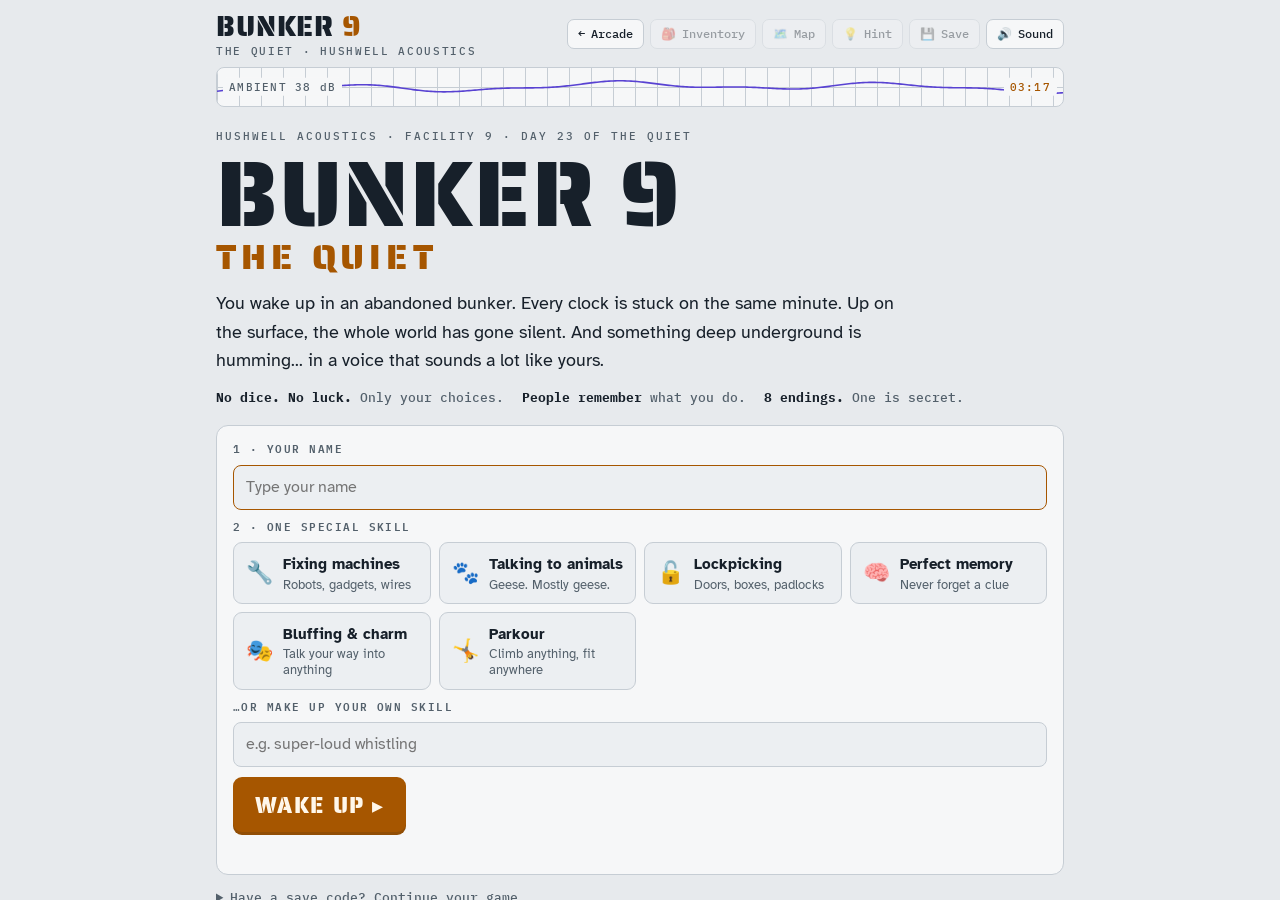
<file: bunker9.html>
<!DOCTYPE html>
<html lang="en">
<head>
<meta charset="UTF-8">
<meta name="viewport" content="width=device-width, initial-scale=1.0, viewport-fit=cover">
<title>Bunker 9: The Quiet</title>
<meta name="claude:viewport-fit-sides" content="cover">
<link rel="stylesheet" href="https://fonts.googleapis.com/css2?family=Atkinson+Hyperlegible:ital,wght@0,400;0,700;1,400&family=Gochi+Hand&family=IBM+Plex+Mono:wght@400;500;600&family=Saira+Stencil+One&display=swap">
<style>
/* Layout: one-screen field terminal. Stencil header + live sound-meter strip, a scrolling field log, and a docked choice keypad with a command line. */
:root{
  --bg:#0e1216; --panel:#151b21; --panel-2:#1b232b; --line:#29343f; --line-2:#3c4a57;
  --fg:#ebe6da; --muted:#929ca7; --faint:#5f6a75;
  --amber:#f3a83b; --amber-ink:#1b1306; --amber-soft:rgba(243,168,59,.13);
  --hum:#b4a7ff; --hum-soft:rgba(180,167,255,.12);
  --danger:#ff6d5f; --ok:#7bd69a;
  --c-mop:#5fd6c6; --c-vendr:#ff92c8; --c-bert:#f2df74; --c-varga:#ffa06f; --c-pip:#a8df74; --c-tape:#d6ceff;
  --sticky-bg:#f0d470; --sticky-ink:#2b2306; --slate:#22302b; --slate-ink:#eef0e6; --shadow:rgba(0,0,0,.35);
  --f-display:"Saira Stencil One","Arial Narrow",Impact,sans-serif;
  --f-body:"Atkinson Hyperlegible",system-ui,-apple-system,"Segoe UI",Roboto,sans-serif;
  --f-mono:"IBM Plex Mono",ui-monospace,SFMono-Regular,Menlo,Consolas,monospace;
  --f-hand:"Gochi Hand","Comic Sans MS","Bradley Hand",cursive;
  color-scheme:dark;
}
@media (prefers-color-scheme: light){
  :root:not([data-theme="dark"]){
    --bg:#e7eaed; --panel:#f6f7f8; --panel-2:#eceff2; --line:#c6cdd4; --line-2:#a7b1bb;
    --fg:#17202a; --muted:#53606b; --faint:#86919b;
    --amber:#a65600; --amber-ink:#fff7ea; --amber-soft:rgba(166,86,0,.10);
    --hum:#5842d2; --hum-soft:rgba(88,66,210,.08);
    --danger:#c73326; --ok:#1c7a3c;
    --c-mop:#0a776a; --c-vendr:#b42e6e; --c-bert:#7f6100; --c-varga:#b3461a; --c-pip:#3b7413; --c-tape:#4a3eb2;
    --sticky-bg:#f4dc7e; --sticky-ink:#2b2306; --slate:#2b3a33; --slate-ink:#eef0e6; --shadow:rgba(20,30,40,.14);
    color-scheme:light;
  }
}
:root[data-theme="light"]{
  --bg:#e7eaed; --panel:#f6f7f8; --panel-2:#eceff2; --line:#c6cdd4; --line-2:#a7b1bb;
  --fg:#17202a; --muted:#53606b; --faint:#86919b;
  --amber:#a65600; --amber-ink:#fff7ea; --amber-soft:rgba(166,86,0,.10);
  --hum:#5842d2; --hum-soft:rgba(88,66,210,.08);
  --danger:#c73326; --ok:#1c7a3c;
  --c-mop:#0a776a; --c-vendr:#b42e6e; --c-bert:#7f6100; --c-varga:#b3461a; --c-pip:#3b7413; --c-tape:#4a3eb2;
  --sticky-bg:#f4dc7e; --sticky-ink:#2b2306; --slate:#2b3a33; --slate-ink:#eef0e6; --shadow:rgba(20,30,40,.14);
  color-scheme:light;
}

*,*::before,*::after{box-sizing:border-box}
[hidden]{display:none!important}
html,body{height:100%}
body{margin:0;background:var(--bg);color:var(--fg);font-family:var(--f-body);font-size:17px;line-height:1.55;-webkit-font-smoothing:antialiased;overflow:hidden}
button,input{font:inherit;color:inherit}
.app{height:100%;max-width:880px;margin:0 auto;display:flex;flex-direction:column;padding-left:max(16px,env(safe-area-inset-left,0px));padding-right:max(16px,env(safe-area-inset-right,0px))}

/* header */
.top{display:flex;align-items:center;justify-content:space-between;gap:12px;padding-block:12px 10px}
.brand{display:flex;flex-direction:column;min-width:0}
.logo{font-family:var(--f-display);font-size:28px;line-height:1;letter-spacing:.03em;white-space:nowrap}
.logo b{font-weight:400;color:var(--amber)}
.sub{font:500 10.5px/1 var(--f-mono);letter-spacing:.16em;color:var(--muted);margin-top:6px;white-space:nowrap;overflow:hidden;text-overflow:ellipsis}
.tools{display:flex;gap:6px;flex-wrap:wrap;justify-content:flex-end}
.tool{text-decoration:none;font:500 12px/1 var(--f-mono);background:var(--panel);border:1px solid var(--line);border-radius:7px;padding:8px 10px;cursor:pointer;display:inline-flex;gap:6px;align-items:center;color:var(--fg)}
.tool:hover:not(:disabled){border-color:var(--amber)}
.tool:disabled{opacity:.38;cursor:default}
.tool[aria-pressed="false"] .ic{filter:grayscale(1);opacity:.6}
:focus-visible{outline:2px solid var(--amber);outline-offset:2px}

/* sound meter */
.scope{position:relative;height:40px;border:1px solid var(--line);border-radius:8px;background:var(--panel);overflow:hidden;transition:border-color .2s}
.scope.hurt{border-color:var(--danger)}
.scope canvas{display:block;width:100%;height:100%}
.scope .lbl{position:absolute;top:50%;transform:translateY(-50%);font:500 10.5px/1 var(--f-mono);letter-spacing:.12em;color:var(--muted);background:var(--panel);padding:4px 6px;border-radius:4px;font-variant-numeric:tabular-nums}
#dbl{left:6px} #clk{right:6px;color:var(--amber)}

/* log */
.log{flex:1;min-height:0;overflow-y:auto;overscroll-behavior:contain;padding-block:4px 18px;position:relative}
.turn{padding-block:14px;border-bottom:1px dashed var(--line)}
.turn:last-child{border-bottom:0}
.turn.old{opacity:.6}
.turn.old .status{display:none}
.echo{font:500 14px/1.4 var(--f-mono);color:var(--amber);margin-bottom:8px;overflow-wrap:anywhere}
.turn p{margin:.45em 0;max-width:66ch}
.turn strong{font-weight:700}
.say{display:flex;gap:10px;align-items:baseline;margin:.6em 0;max-width:72ch}
.say .tag{flex:none;font:600 10.5px/1 var(--f-mono);letter-spacing:.1em;text-transform:uppercase;padding:4px 7px;border:1px solid currentColor;border-radius:4px;color:var(--who);position:relative;top:-2px;white-space:nowrap}
.say .line{min-width:0}
.c-mop{--who:var(--c-mop)} .c-vendr{--who:var(--c-vendr)} .c-bert{--who:var(--c-bert)} .c-varga{--who:var(--c-varga)} .c-pip{--who:var(--c-pip)} .c-hum{--who:var(--hum)} .c-tape{--who:var(--c-tape)}
.c-hum .tag{background:var(--hum-soft)}
.c-hum .line{color:var(--hum)}
.c-tape .line{color:var(--c-tape);font-style:italic}
.c-pip .line{font-family:var(--f-hand);font-size:1.15em;text-transform:uppercase;letter-spacing:.02em}
.note{font:500 13px/1.4 var(--f-mono);color:var(--muted);margin:.3em 0}
.note.up{color:var(--ok)} .note.down{color:var(--danger)} .note.item{color:var(--amber)} .note.meet{color:var(--hum)} .note.interp{color:var(--faint)}
.intro{display:flex;flex-wrap:wrap;gap:8px 14px;align-items:baseline;margin-bottom:6px}
.intro-name{font-family:var(--f-display);font-size:26px;line-height:1}
.intro-skill{font:500 13px/1.3 var(--f-mono);color:var(--amber)}
.intro-skill small{color:var(--muted)}
.scratch{font-family:var(--f-display);font-size:21px;letter-spacing:.07em;line-height:1.3;padding:12px 16px;border:1px dashed var(--line-2);border-radius:4px;background:var(--panel-2);transform:rotate(-1deg);width:fit-content;max-width:100%;margin:.7em 0}
.sticky{font-family:var(--f-hand);font-size:20px;line-height:1.3;background:var(--sticky-bg);color:var(--sticky-ink);padding:10px 14px;width:fit-content;max-width:100%;transform:rotate(1.2deg);box-shadow:0 3px 0 var(--shadow);margin:.8em 0}
.chalk{font-family:var(--f-hand);font-size:19px;line-height:1.5;background:var(--slate);color:var(--slate-ink);padding:12px 16px;border-radius:6px;margin:.7em 0;max-width:62ch;text-transform:uppercase}
.riddle{font-style:italic;font-size:1.08em;line-height:1.6;padding:12px 16px;border:1px dashed var(--amber);border-radius:6px;background:var(--amber-soft);margin:.7em 0;width:fit-content;max-width:100%}
.margin{font-family:var(--f-hand);font-size:19px;line-height:1.4;padding:12px 16px;background:var(--panel-2);border:1px solid var(--line);border-radius:6px;margin:.7em 0;max-width:60ch}
.quote{font-style:italic;font-size:1.04em;padding:6px 0 6px 18px;border-left:3px solid var(--line-2);margin:.7em 0;max-width:60ch}
.labels{display:flex;flex-wrap:wrap;gap:6px;margin:.7em 0}
.labels span{font:500 11px/1.2 var(--f-mono);letter-spacing:.06em;padding:6px 9px;border:1px solid var(--hum);color:var(--hum);border-radius:999px;background:var(--hum-soft)}
.honk{font-family:var(--f-display);font-size:54px;line-height:1;color:var(--c-bert);margin:.15em 0;display:inline-block;animation:shake .45s 2}
.silence{font:500 15px/1 var(--f-mono);color:var(--faint);padding:14px 20px;border:1px dashed var(--line-2);border-radius:18px;width:fit-content;letter-spacing:.5em;margin:.6em 0}
@keyframes shake{0%,100%{transform:translateX(0) rotate(0)}25%{transform:translateX(-4px) rotate(-2deg)}75%{transform:translateX(4px) rotate(2deg)}}

/* status bar */
.status{display:flex;flex-wrap:wrap;align-items:center;gap:6px 16px;margin-top:12px;padding:8px 12px;background:var(--panel);border:1px solid var(--line);border-radius:8px;font:500 12.5px/1.4 var(--f-mono);color:var(--muted)}
.st-loc{font-family:var(--f-display);font-size:15px;color:var(--fg);letter-spacing:.05em}
.st-hp{color:var(--danger);letter-spacing:2px;font-size:14px}
.st-hp .off{color:var(--line-2)}
.st-items{color:var(--fg);overflow-wrap:anywhere}
.st-items sub{font-size:9px;color:var(--muted)}
.st-items .none{color:var(--faint)}
.st-trust{display:inline-flex;flex-wrap:wrap;gap:4px 12px;align-items:center}
.tm{display:inline-flex;align-items:center;gap:5px;color:var(--who)}
.tm .bars{display:inline-flex;gap:2px}
.tm i{width:6px;height:10px;border-radius:1px;background:var(--line-2)}
.tm i.on{background:var(--who)}

/* dock */
.dock{border-top:1px solid var(--line);padding-block:10px 12px;background:var(--bg)}
.ask{font:600 10.5px/1 var(--f-mono);letter-spacing:.16em;color:var(--muted);margin:0 0 8px}
.choices{display:grid;gap:6px}
.choice{display:flex;align-items:center;gap:12px;width:100%;text-align:left;padding:8px 12px;background:var(--panel);border:1px solid var(--line);border-radius:9px;font:400 16px/1.35 var(--f-body);cursor:pointer;transition:border-color .12s,background .12s;color:var(--fg)}
.choice:hover{border-color:var(--amber);background:var(--panel-2)}
.choice .k{flex:none;width:28px;height:28px;display:grid;place-items:center;border-radius:6px;background:var(--amber);color:var(--amber-ink);font:600 13px/1 var(--f-mono);box-shadow:inset 0 -2px 0 var(--shadow)}
.choice .t{min-width:0}
.choice .sk{margin-left:auto;flex:none;font:600 9.5px/1 var(--f-mono);letter-spacing:.12em;color:var(--amber);border:1px solid var(--amber);border-radius:4px;padding:3px 5px}
.prompt{display:flex;align-items:center;gap:8px;margin-top:8px;background:var(--panel-2);border:1px solid var(--line);border-radius:9px;padding:4px 4px 4px 12px}
.prompt:focus-within{border-color:var(--amber)}
.caret{font:600 16px/1 var(--f-mono);color:var(--amber)}
#in{flex:1;min-width:0;background:transparent;border:0;outline:0;font:400 15px/1.4 var(--f-mono);padding:9px 0;color:var(--fg)}
#in::placeholder{color:var(--faint)}
.go{font:600 12px/1 var(--f-mono);letter-spacing:.08em;background:var(--amber);color:var(--amber-ink);border:0;border-radius:6px;padding:10px 12px;cursor:pointer}

/* cards in the log */
.card{background:var(--panel);border:1px solid var(--line);border-radius:12px;padding:16px;margin:.6em 0;max-width:100%}
.card h3{font-family:var(--f-display);font-weight:400;font-size:21px;letter-spacing:.05em;margin:0 0 10px}
.card p{margin:.4em 0}
.muted{color:var(--muted)} .small{font-size:.86em}
.fl{font:600 10.5px/1.2 var(--f-mono);letter-spacing:.14em;color:var(--muted);text-transform:uppercase}
.inv-meta{display:flex;flex-wrap:wrap;gap:6px 18px;font:500 12.5px/1.4 var(--f-mono);color:var(--muted);margin-bottom:12px}
.inv-meta b{color:var(--fg)}
.inv-list{display:grid;gap:10px}
.inv-row{display:grid;grid-template-columns:28px minmax(0,1fr) auto;gap:10px;align-items:start}
.inv-row .ie{font-size:20px;line-height:1.2}
.inv-row b{display:block}
.inv-row small{display:block;color:var(--muted);font-size:.86em;line-height:1.4}
.mini{font:600 10.5px/1 var(--f-mono);letter-spacing:.08em;padding:7px 9px;border-radius:6px;border:1px solid var(--amber);background:var(--amber-soft);color:var(--amber);cursor:pointer;white-space:nowrap}
.inv-notes{display:flex;flex-wrap:wrap;gap:8px;align-items:center;margin-top:14px;padding-top:12px;border-top:1px dashed var(--line)}
.nchip{font:500 12px/1 var(--f-mono);padding:6px 8px;border-radius:6px;border:1px dashed var(--line-2);color:var(--faint)}
.nchip.have{border-style:solid;border-color:var(--amber);color:var(--amber)}
.nchip.placed{border-style:solid;border-color:var(--ok);color:var(--ok)}
.zone{margin-top:12px}
.zone:first-of-type{margin-top:0}
.zone .fl{margin-bottom:6px}
.grid3{display:grid;grid-template-columns:repeat(3,minmax(0,1fr));gap:6px}
.cell{border:1px solid var(--line);border-radius:7px;padding:7px 8px;min-height:50px;font:500 12px/1.25 var(--f-mono);background:var(--panel-2);display:flex;flex-direction:column;gap:3px;overflow-wrap:anywhere}
.cell .ce{font-size:16px}
.cell.here{border-color:var(--amber);background:var(--amber-soft)}
.cell.here::after{content:"YOU ARE HERE";font-size:9px;letter-spacing:.12em;color:var(--amber)}
.cell.fog{border-style:dashed;color:var(--faint);background:transparent}
.cell.empty{visibility:hidden}
.zone.unknown .cell{display:none}
.save-code{display:block;width:100%;font:500 13px/1.45 var(--f-mono);padding:10px 12px;border-radius:8px;border:1px solid var(--line-2);background:var(--panel-2);color:var(--fg);word-break:break-all;resize:none;margin:8px 0}
.row{display:flex;flex-wrap:wrap;gap:8px;align-items:center}
.help-grid{display:grid;grid-template-columns:auto minmax(0,1fr);gap:6px 14px;font-size:.95em}
.help-grid code{font:600 13px/1.4 var(--f-mono);color:var(--amber)}

/* title */
.title{padding-block:18px 8px}
.t-kicker{font:500 11px/1.3 var(--f-mono);letter-spacing:.18em;color:var(--muted)}
.big{font-family:var(--f-display);font-weight:400;font-size:clamp(52px,13vw,92px);line-height:.88;margin:.12em 0 .18em;letter-spacing:.01em}
.big span{display:block;font-size:.38em;color:var(--amber);letter-spacing:.14em;margin-top:.2em}
.t-lede{font-size:1.08em;max-width:58ch;margin:.4em 0 .8em}
.t-rules{list-style:none;padding:0;margin:0 0 18px;display:flex;flex-wrap:wrap;gap:6px 18px;font:500 13px/1.4 var(--f-mono);color:var(--muted)}
.t-rules b{color:var(--fg)}
.t-form{display:grid;gap:10px;background:var(--panel);border:1px solid var(--line);border-radius:12px;padding:16px}
.t-form input,.t-loadrow input{width:100%;background:var(--panel-2);border:1px solid var(--line);border-radius:8px;padding:11px 12px;font:400 16px/1.3 var(--f-body);color:var(--fg)}
.t-form input:focus,.t-loadrow input:focus{border-color:var(--amber);outline:0}
.skills{display:grid;grid-template-columns:repeat(auto-fit,minmax(180px,1fr));gap:8px}
.skill,.cat{display:flex;gap:10px;align-items:center;text-align:left;padding:10px 12px;border-radius:9px;border:1px solid var(--line);background:var(--panel-2);cursor:pointer;color:var(--fg)}
.skill:hover,.cat:hover{border-color:var(--amber)}
.skill[aria-pressed="true"]{border-color:var(--amber);background:var(--amber-soft)}
.skill .se,.cat .se{font-size:22px}
.skill b,.cat b{display:block;font-size:15px}
.skill small,.cat small{display:block;color:var(--muted);font-size:12.5px;line-height:1.3}
.cmap{display:grid;gap:8px;padding:12px;border:1px dashed var(--amber);border-radius:10px}
.cmap p{margin:0}
.start{justify-self:start;font-family:var(--f-display);font-size:22px;letter-spacing:.06em;background:var(--amber);color:var(--amber-ink);border:0;border-radius:9px;padding:12px 22px;cursor:pointer;box-shadow:inset 0 -3px 0 var(--shadow)}
.t-err{margin:0;font:500 13px/1.4 var(--f-mono);color:var(--danger);min-height:1em}
.t-load{margin-top:14px}
.t-load summary{cursor:pointer;font:500 13px/1.4 var(--f-mono);color:var(--muted)}
.t-loadrow{display:flex;gap:8px;margin-top:10px}
.t-ends{margin-top:18px}
.eg{display:grid;grid-template-columns:repeat(4,minmax(0,1fr));gap:6px;margin-top:8px}
.eg div{border:1px dashed var(--line-2);border-radius:7px;padding:8px;font:500 11px/1.3 var(--f-mono);color:var(--faint);min-height:52px;display:flex;flex-direction:column;gap:3px}
.eg div.got{border-style:solid;border-color:var(--amber);color:var(--fg);background:var(--amber-soft)}
.eg .ee{font-size:16px}

/* endings */
.ending{margin-top:14px;padding:20px;border:1px solid var(--amber);border-radius:12px;background:var(--panel)}
.end-kicker{font:600 11px/1.3 var(--f-mono);letter-spacing:.16em;color:var(--amber)}
.end-emoji{font-size:44px;line-height:1;margin-top:10px}
.end-title{font-family:var(--f-display);font-weight:400;font-size:clamp(30px,7vw,46px);line-height:1;margin:.15em 0 .5em;letter-spacing:.02em;text-wrap:balance}
.end-epi{margin-top:16px;padding-top:12px;border-top:1px dashed var(--line)}
.end-stats{display:flex;flex-wrap:wrap;gap:6px 18px;margin-top:14px;font:500 12.5px/1.4 var(--f-mono);color:var(--muted)}
.end-stats b{color:var(--fg)}

@media (max-width:620px){
  body{font-size:16px}
  .tool .lb{display:none}
  .tool{padding:7px}
  .tools{flex-wrap:nowrap;gap:4px;flex:none}
  .brand{flex:1}
  .logo{font-size:22px}
  .sub{font-size:9.5px;letter-spacing:.12em}
  .choice{padding:7px 10px;font-size:15px;gap:10px}
  .choice .k{width:24px;height:24px}
  .scope{height:32px}
  .eg{grid-template-columns:repeat(2,minmax(0,1fr))}
  .say{flex-direction:column;gap:4px}
  .honk{font-size:44px}
}
@media (prefers-reduced-motion: reduce){
  *{animation:none!important;transition:none!important}
}
</style>
</head>
<body>
<div class="app">
  <header class="top">
    <div class="brand">
      <div class="logo">BUNKER <b>9</b></div>
      <div class="sub">THE QUIET · HUSHWELL ACOUSTICS</div>
    </div>
    <nav class="tools" aria-label="Game commands">
      <a class="tool" id="hublink" href="index.html" title="Back to the arcade"><span class="ic">←</span><span class="lb">Arcade</span></a>
      <button class="tool" type="button" data-cmd="inventory" title="Inventory (type: inventory)"><span class="ic">🎒</span><span class="lb">Inventory</span></button>
      <button class="tool" type="button" data-cmd="map" title="Map (type: map)"><span class="ic">🗺️</span><span class="lb">Map</span></button>
      <button class="tool" type="button" data-cmd="hint" title="Hint (type: hint)"><span class="ic">💡</span><span class="lb">Hint</span></button>
      <button class="tool" type="button" data-cmd="save" title="Save (type: save)"><span class="ic">💾</span><span class="lb">Save</span></button>
      <button class="tool" type="button" id="snd" aria-pressed="true" title="Sound on/off"><span class="ic">🔊</span><span class="lb">Sound</span></button>
    </nav>
  </header>
  <div class="scope" id="scopebox" aria-hidden="true">
    <canvas id="scope"></canvas>
    <span class="lbl" id="dbl">AMBIENT 38 dB</span>
    <span class="lbl" id="clk">03:17</span>
  </div>
  <main class="log" id="log" aria-live="polite"></main>
  <footer class="dock" id="dock" hidden>
    <div class="ask" id="ask">WHAT DO YOU DO?</div>
    <div class="choices" id="choices"></div>
    <form class="prompt" id="cmd" autocomplete="off">
      <label class="caret" for="in">&gt;</label>
      <input id="in" maxlength="80" placeholder="Type your own action… or: inventory, map, hint, save" enterkeyhint="go">
      <button class="go" type="submit">DO IT</button>
    </form>
  </footer>
</div>

<script>
(() => {
'use strict';

/* =====================================================================
   DOM
   ===================================================================== */
const logEl = document.getElementById('log');
const choicesEl = document.getElementById('choices');
const askEl = document.getElementById('ask');
const formEl = document.getElementById('cmd');
const inEl = document.getElementById('in');
const dockEl = document.getElementById('dock');
const scopeBox = document.getElementById('scopebox');
const dblEl = document.getElementById('dbl');
const clkEl = document.getElementById('clk');
const sndBtn = document.getElementById('snd');
const reduceMotion = window.matchMedia('(prefers-reduced-motion: reduce)').matches;
const finePointer = window.matchMedia('(pointer: fine)').matches;

/* =====================================================================
   WORLD DATA
   ===================================================================== */
const LOCS = {
  pod:     { name:'Pod Room',          zone:'bunker',  e:'🛏️', db:38 },
  corr:    { name:'Corridor B',        zone:'bunker',  e:'🚧', db:40 },
  mess:    { name:'Mess Hall',         zone:'bunker',  e:'🍽️', db:42 },
  green:   { name:'Greenhouse',        zone:'bunker',  e:'🌿', db:39 },
  maint:   { name:'Maintenance Shaft', zone:'bunker',  e:'🔧', db:57 },
  radio:   { name:'Radio Room',        zone:'bunker',  e:'📻', db:44 },
  archive: { name:'Archive',           zone:'bunker',  e:'🗄️', db:35 },
  vault:   { name:'Vault Door',        zone:'bunker',  e:'🚪', db:37 },
  square:  { name:'Town Square',       zone:'surface', e:'⛲', db:0 },
  library: { name:'Library',           zone:'surface', e:'📚', db:0 },
  tower:   { name:'Bell Tower',        zone:'surface', e:'🔔', db:0 },
  jars:    { name:'The Jarchive',      zone:'deep',    e:'🫙', db:71 },
  engine:  { name:'The Choir Engine',  zone:'deep',    e:'🎛️', db:88 },
};
const LOC_IDS = Object.keys(LOCS);
const ADJ = {
  pod:['corr'], corr:['pod','mess','radio','vault'], mess:['corr','green'], green:['mess','maint'],
  maint:['green','jars'], radio:['corr','archive'], archive:['radio'], vault:['corr','square'],
  square:['vault','library','tower'], library:['square'], tower:['square'], jars:['maint','engine'], engine:['jars'],
};
const EXIT_LABEL = {
  'mess>green':'🚶 Go through the kitchen door to the Greenhouse',
  'green>maint':'🚶 Squeeze through the hatch to the Maintenance Shaft',
  'maint>jars':'🪜 Climb down to Level D-1',
  'jars>maint':'🪜 Climb back up to the Maintenance Shaft',
  'jars>engine':'➡️ Follow the hum to the Choir Engine',
  'engine>jars':'⬅️ Back to the Jarchive',
  'vault>square':'⬆️ Climb the stairs to the surface',
  'square>vault':'⬇️ Go back down into Bunker 9',
};
const LOC_WORDS = {
  pod:['pod room','pods','sleep'], corr:['corridor','hallway','hall b'], mess:['mess hall','mess','cafeteria','kitchen','vending'],
  green:['greenhouse','garden','plants'], maint:['maintenance','shaft'], radio:['radio'], archive:['archive','lab'],
  vault:['vault'], square:['town square','square','town','outside','surface','upstairs'], library:['library'],
  tower:['bell tower','tower','bell'], jars:['jarchive','jars','level d-1','d-1','downstairs','basement','down'], engine:['choir engine','engine'],
};
const MAP = [
  { zone:'surface', title:'Surface · Ashgrove', rows:[['library','square','tower']] },
  { zone:'bunker',  title:'Bunker 9', rows:[[null,'vault',null],['mess','corr','radio'],['green','pod','archive'],['maint',null,null]] },
  { zone:'deep',    title:'Level D-1', rows:[['jars','engine',null]] },
];

const SKILLS = {
  tech:    { label:'Fixing machines',      e:'🔧', blurb:'Robots, gadgets, wires', cat:'Machines & gadgets' },
  animal:  { label:'Talking to animals',   e:'🐾', blurb:'Geese. Mostly geese.', cat:'Animals' },
  lock:    { label:'Lockpicking',          e:'🔓', blurb:'Doors, boxes, padlocks', cat:'Locks & sneaking' },
  memory:  { label:'Perfect memory',       e:'🧠', blurb:'Never forget a clue', cat:'Remembering & noticing' },
  talk:    { label:'Bluffing & charm',     e:'🎭', blurb:'Talk your way into anything', cat:'Talking people into things' },
  parkour: { label:'Parkour',              e:'🤸', blurb:'Climb anything, fit anywhere', cat:'Climbing & moving fast' },
};
const SKILL_IDS = Object.keys(SKILLS);
const SKILL_WORDS = {
  tech:['fix','machine','mechanic','engineer','tech','hack','robot','computer','build','repair','invent','electric','wire','coding','program','gadget','tinker','science'],
  animal:['animal','goose','dog','cat','bird','pet','creature','zoo','vet','nature','beast','horse','fish','whisper'],
  lock:['lock','pick','thief','steal','sneak','stealth','safe','crack','burgl','spy','hide','invisible'],
  memory:['memory','remember','smart','genius','brain','clever','detective','observ','notice','photographic','puzzle','math','study','think','riddle','read'],
  talk:['bluff','persua','talk','charm','lie','convinc','funny','joke','act','speech','negotiat','sell','friend','social','sing','music','rizz','cute','nice'],
  parkour:['parkour','climb','jump','run','fast','athlet','acrobat','flip','gymnast','sport','strong','agile','speed','ninja','dodge','swim','skate','football','soccer','fight','karate'],
};

const CHARS = {
  mop:{ name:'MOP' }, vendr:{ name:'VEND-R' }, bert:{ name:'Bertrand' },
  varga:{ name:'Dr. Varga' }, hum:{ name:'The Hum' }, pip:{ name:'Pip' }, tape:{ name:'Tape' },
};
const TRUST_ORDER = ['mop','vendr','bert','varga','hum','pip'];

const ITEMS = {
  badge:   { e:'🪪', n:'Intern Badge', d:() => `Your face. Your name: **${N()}**. Underneath, in angry red letters: *INTERN — PLEASE DO NOT TOUCH ANYTHING.* Underlined twice.` },
  flash:   { e:'🔦', n:() => F.lit ? 'Flashlight (working)' : 'Flashlight (dead)', d:() => F.lit ? 'Bright and heroic. Lights up dark places.' : 'Dead as a doornail. Needs batteries.' },
  bat:     { e:'🔋', n:'Batteries', d:'Two AA batteries. Fresh-ish. They belong in something.' },
  glow:    { e:'🍄', n:'Glowcap', d:'A mushroom that glows soft blue. Edible (+1 ♥). Also works as a tiny lantern. Geese go wild for them.' },
  soup:    { e:'🥫', n:'Mystery Soup', d:'The label just says SOUP?. Heals 2 ♥. Probably.' },
  pretz:   { e:'🥨', n:'Sadness Pretzels', d:'Shaped like little frowns. Tastes like a Monday.' },
  chip:    { e:'💾', n:'Tiny Memory Chip', d:'Fingernail-sized. The label says: *MOP — LONG-TERM MEMORY. DO NOT LOSE.* (Somebody lost it.)' },
  tape:    { e:'📼', n:'Your Tape', d:'A cassette labeled in YOUR handwriting: *"FOR ME. FROM ME."* There\'s a tape player in the Archive.' },
  crowbar: { e:'⚒️', n:'Crowbar', d:'Heavy. Pointy. Opens things that would rather stay closed.' },
  shatter: { e:'🗝️', n:'Shatter Key', d:"Dr. Varga's black glass key. Turn it in the Engine's core and the whole machine shatters. So does every sound inside it." },
  chalk:   { e:'🖍️', n:'Chalk', d:'From Pip. On the surface, writing is the only way to talk.' },
  book:    { e:'📕', n:'Echoes and Other Lonely Things', d:'A library book with about a hundred bookmarks. One passage is underlined three times.' },
  jar:     { e:'🫙', n:"Jar: GERALD'S BURP, 2019", d:'It buzzes gently. You can feel the burp inside, waiting for an audience.' },
  beep:    { e:'📟', n:"MOP's First Beep", d:'A tiny cartridge holding the very first sound MOP ever made. A *true note*.' },
  music:   { e:'🎶', n:"Mama's Music Box", d:"Dr. Varga's mother's lullaby, in a tiny silver box. A *true note*." },
  key:     { e:'🔑', n:"MOP's Grate Key", d:'Opens the grate down to Level D-1. Smells faintly of lemon floor cleaner.' },
};
const ITEM_IDS = Object.keys(ITEMS);

// Every story flag. The save code stores these in order, so only append to the end.
const FLAGS = ['out','lid','cup','slept','mem1','podLook','badge','labels','locker','clock','corrIntro','answeredHum','hidFromHum','liedHum','askedVoice','corrTok','mural',
  'vendrMet','couch','clock2','kickedVendr','pried','picked','vComp','vStory','knowB4','vRiddle','haggled','pudding',
  'bMet','satB','fedB','bPretz','grabbedB','sawBand','bTalk','bFollow','bSorry','bt1','bt2','bt3',
  'mopMet','mopHello','mopHelp','mopTune','stoleKey','mopFixed','knowBrew','grateOpen','ventDown','mf1',
  'radioSeen','headphones','vargaMet','vargaLied','caughtLie','yelledVarga','knowTower','vargaWhy','toldVargaHum','vargaCode','vargaHidPraise',
  'humKnows','humWhat','knowJars','knowFirstVoice','humDemand','humLonely','thankedHum',
  'blueprint','boxOpen','tapeDamaged','knowTruth','drawer','chalkboard',
  'vaultSeen','vaultOpen','toolbox','lit',
  'squareMet','pipMet','chalkRead','bHonkSquare','pip1','pip2','pip3','pip4',
  'readBook','gary','returns',
  'towerSeen','towerIn','vargaConfessed','vargaDoubts','vargaKnowsJars','reunion','askedPlan',
  'jarsSeen','thunder','laugh','jarTaken','engineMet','slotA','slotB','slotC','solvedEcho',
  'hugMop','hugVendr','hugBert','hugVarga','vargaDoubtsT'];

const ENDINGS = {
  chorus: { e:'🌟', title:'The Chorus',                  tag:'Secret best ending' },
  half:   { e:'🎶', title:'Half a Song',                 tag:'Good ending' },
  smash:  { e:'💥', title:'The Big Smash',               tag:'Bittersweet ending' },
  ruler:  { e:'👑', title:'The Silent Ruler',            tag:'Dark ending' },
  jar:    { e:'🫙', title:'One of the Jars',             tag:'Bad ending' },
  loud:   { e:'📢', title:'The Loudest Second in History', tag:'Chaos ending' },
  walk:   { e:'🚶', title:'The Long Walk',               tag:'Lonely ending' },
  nap:    { e:'😴', title:'The Long Nap',                tag:'Game over' },
};
const ENDING_IDS = Object.keys(ENDINGS);

/* =====================================================================
   STATE
   ===================================================================== */
let G = null;          // the whole game state
let F = {};            // shortcut to G.F (story flags)
let curTurn = null;    // DOM block of the turn being written
let current = [];      // choices on screen
let fullList = [];     // every choice available (for typed matching)
let clockStart = 0;

function freshState(name, skill, label){
  return { name, skill, skillLabel:label, scene:'pod_wake', loc:'pod', hp:5, tok:0, inv:{}, trust:{}, F:{}, vis:{},
    stock:{ soup:2, bat:1, pretz:1, b4:1 }, c:{ glowPicked:0, wrong:0, huh:0 }, hints:0, turns:0, tier:{}, ended:null };
}

/* =====================================================================
   OUTPUT HELPERS
   ===================================================================== */
function esc(s){ return String(s).replace(/[&<>"']/g, c => ({'&':'&amp;','<':'&lt;','>':'&gt;','"':'&quot;',"'":'&#39;'}[c])); }
function fmt(s){ return String(s).replace(/\*\*(.+?)\*\*/g,'<strong>$1</strong>').replace(/\*(.+?)\*/g,'<em>$1</em>'); }
function N(){ return esc(G.name).replace(/\*/g,'&#42;'); }
function NU(){ return esc(G.name.toUpperCase()).replace(/\*/g,'&#42;'); }
function add(cls, html, tag){ const el = document.createElement(tag || 'div'); if (cls) el.className = cls; el.innerHTML = html; curTurn.appendChild(el); return el; }
function p(s){ add('', fmt(s), 'p'); }
function note(s, cls){ add('note ' + (cls || ''), s); }
function say(who, s){ add('say c-' + who, `<span class="tag">${esc(tagName(who))}</span><span class="line">${fmt(s)}</span>`); }
function chalk(s){ add('chalk', fmt(s)); }
function sticky(s){ add('sticky', fmt(s)); }
function riddle(s){ add('riddle', s); }
function tagName(who){
  if (who === 'hum') return (F.humWhat ? 'The Hum' : '???') + ' · your voice';
  if (who === 'tape') return 'Tape · your voice';
  return charName(who);
}
function charName(w){
  if (w === 'bert') return (F.sawBand || F.bTalk) ? 'Bertrand' : 'The Goose';
  if (w === 'hum') return F.humWhat ? 'The Hum' : '??? (your voice)';
  return CHARS[w].name;
}
function shortName(w){
  return { mop:'MOP', vendr:'VEND-R', bert:(F.sawBand || F.bTalk) ? 'BERTRAND' : 'GOOSE', varga:'VARGA', hum:F.humWhat ? 'HUM' : '???', pip:'PIP' }[w];
}

/* =====================================================================
   STATE HELPERS
   ===================================================================== */
function has(id){ return (G.inv[id] || 0) > 0; }
function itemName(id){ const n = ITEMS[id].n; return typeof n === 'function' ? n() : n; }
function give(id, n){ n = n || 1; G.inv[id] = (G.inv[id] || 0) + n; note(`+ ${ITEMS[id].e} ${esc(itemName(id))}${n > 1 ? ' ×' + n : ''}`, 'item'); }
function take(id, n){ const left = (G.inv[id] || 0) - (n || 1); if (left > 0) G.inv[id] = left; else delete G.inv[id]; }
function tok(n){ G.tok += n; note(n > 0 ? `+ 🪙 Bunker Token${n > 1 ? ' ×' + n : ''}` : `− 🪙 ${-n} token${n < -1 ? 's' : ''}`, n > 0 ? 'item' : ''); }
function meet(who, start){
  if (G.trust[who] === undefined){ G.trust[who] = start; note(`👋 New contact: ${esc(charName(who))} · trust meter added`, 'meet'); }
}
function meetHum(){ meet('hum', 0); }
function tr(who, d){
  if (G.trust[who] === undefined) G.trust[who] = 0;
  const before = G.trust[who];
  G.trust[who] = Math.max(0, Math.min(5, before + d));
  const diff = G.trust[who] - before;
  if (diff > 0) note(`🤝 ${esc(charName(who))} trust ${'▲'.repeat(diff)}`, 'up');
  else if (diff < 0) note(`💔 ${esc(charName(who))} trust ${'▼'.repeat(-diff)}`, 'down');
}
function hurt(n, why){
  G.hp = Math.max(0, G.hp - n);
  note(`♥ −${n} ${esc(why || '')}`, 'down');
  scopeBox.classList.add('hurt'); setTimeout(() => scopeBox.classList.remove('hurt'), 700);
  Sound.tone(140, 0.25, 'square', 0.05, 70);
}
function heal(n, why){
  const b = G.hp; G.hp = Math.min(5, G.hp + n);
  if (G.hp > b) note(`♥ +${G.hp - b} ${esc(why || '')}`, 'up'); else note('♥ Already at full health.');
}
function zoneNow(){ if (!G) return 'bunker'; if (G.loc === 'tower' && F.towerIn) return 'booth'; return LOCS[G.loc].zone; }
function hasLight(){ return !!(F.lit || has('glow')); }
function noteCount(){ return (F.slotA || has('beep') ? 1 : 0) + (F.slotB || F.bFollow ? 1 : 0) + (F.slotC || has('music') ? 1 : 0); }
function allSlots(){ return !!(F.slotA && F.slotB && F.slotC); }
function chorusReady(){ return allSlots() && F.solvedEcho && (G.trust.hum || 0) >= 3; }
function checkFollow(){
  const need = F.grabbedB ? 4 : 3;
  if (!F.bFollow && (G.trust.bert || 0) >= need){
    F.bFollow = 1;
    p(`🪿 **${charName('bert')} has decided you belong to him now.** He will follow you everywhere.`);
    note('🪿 Companion joined: ' + esc(charName('bert')), 'meet');
  }
}

/* =====================================================================
   SCENES
   Each scene: enter() writes text, choices() returns options,
   parse(text) handles typed answers, hint() gives puzzle hints.
   hub:true scenes are locations: exits are added automatically.
   ===================================================================== */
const SC = {};

/* ---------- POD ROOM ---------- */
function lidText(){
  p(`Scratched into the metal, in wobbly letters:`);
  add('scratch', `DON'T TRUST THE VOICE<br>THAT SOUNDS LIKE YOURS`);
  p(`The handwriting looks a *lot* like yours.`);
}
function cupholder(){
  F.cup = 1;
  p(`Who puts a cupholder in a sleep pod? Inside: a coin stamped **HUSHWELL** and a sticky note.`);
  tok(1);
  sticky(`for the vending machine. be NICE to it. — I.V.`);
}
function techFlash(){
  if (!has('flash')){ p(`You'd fix a flashlight if you had one.`); return true; }
  F.lit = 1;
  p(`You rub the contacts, bend a spring back into shape, and give it one firm smack. *Click.* **Light!** Who needs batteries?`);
  return true;
}
function installBat(){
  if (!has('bat')){ p(`You don't have any batteries. ${F.vendrMet ? 'VEND-R sells them.' : 'Maybe a vending machine sells them?'}`); return true; }
  if (!has('flash')){ p(`You've got batteries but nothing to put them in.`); return true; }
  if (F.lit){ p(`Your flashlight already works.`); return true; }
  take('bat'); F.lit = 1;
  p(`You slot the batteries in. *Click.* **LIGHT!** Glorious, beautiful light.`);
  return true;
}

SC.pod_wake = {
  enter(){
    p(`*HISSSSSS.* Your sleep pod's lid swings open and freezing air rushes in. It smells like old pennies and somebody's forgotten sandwich.`);
    p(`You're in a round concrete room lit by one flickering red bulb. **Six sleep pods.** Five are cracked open and empty. Yours is the sixth.`);
    p(`A clock on the wall says **3:17**. It isn't ticking.`);
    p(`Far below your feet, something is *humming*. Low and steady, like a fridge that's thinking about you.`);
  },
  choices(){ return [
    { t:'Climb out of the pod', do(){ F.out = 1; p(`You climb out. Your legs feel like overcooked noodles, but they work. Mostly.`); }, go:'pod' },
    !F.lid && { t:'Look at the inside of the pod lid', do(){ F.lid = 1; lidText(); } },
    !F.cup && { t:"Feel around in the pod's cupholder", do: cupholder },
    G.skill === 'memory' && !F.mem1 && { t:'🧠 Try to remember how you got here', sk:1, do(){
      F.mem1 = 1;
      p(`You squeeze your eyes shut and dig through your brain...`);
      p(`*Flash:* a big red button. *Flash:* the smell of coffee. *Flash:* someone yelling **"NOT THAT ONE!"** *Flash:* a clock's hands landing on 3:17.`);
      p(`Your perfect memory has never felt so unhelpful and so creepy at the same time.`);
    } },
    !F.slept && { t:'Go back to sleep', do(){ F.slept = 1; p(`You close your eyes. The hum gets louder... and for one second it sounds like it's whispering your name.`); p(`**NOPE.** You are extremely awake now.`); } },
  ]; },
};

SC.pod = { hub:true,
  enter(){
    if (!F.podLook){ F.podLook = 1; p(`Now that you're standing, you notice more: name labels on every pod, an **emergency locker** on the wall, and a door marked **CORRIDOR B**.`); }
    else p(`The Pod Room. Six pods, one red bulb, one clock frozen at **3:17**.`);
  },
  choices(){ return [
    !F.badge && { t:'Search your own pod', do(){
      F.badge = 1;
      p(`Under the pillow: an ID badge with **your face** on it.`);
      give('badge');
      p(`**${N()} — INTERN.** And underneath, in angry red letters: *PLEASE DO NOT TOUCH ANYTHING.* Someone underlined it twice.`);
    } },
    !F.cup && { t:"Check your pod's cupholder", do: cupholder },
    !F.locker && { t:'Open the emergency locker', do(){
      F.locker = 1;
      p(`Inside: a flashlight, one sock, and a laminated card that says *IN CASE OF EMERGENCY, DO NOT PANIC.* Someone has scribbled "TOO LATE" underneath.`);
      give('flash');
      p(`You click the flashlight. Nothing. Dead batteries.`);
    } },
    !F.lid && { t:'Look at the inside of your pod lid', do(){ F.lid = 1; lidText(); } },
    !F.labels && { t:'Read the labels on the other pods', do(){
      F.labels = 1;
      p(`VARGA. OKONKWO. PATEL. LIU. The fifth pod has a power cord instead of a pillow and says **MOP (CHARGING DOCK)**.`);
      p(`Yours says **${N()}**, and then **INTERN**, added in a hurry with a marker.`);
    } },
    !F.clock && { t:'Look closely at the clock', do(){ F.clock = 1; p(`**3:17.** The second hand is frozen mid-twitch, like it got scared. You get a strong feeling this minute is *important*.`); } },
    G.skill === 'tech' && has('flash') && !F.lit && { t:'🔧 Fix the dead flashlight', sk:1, do: techFlash },
  ]; },
};

/* ---------- CORRIDOR B ---------- */
SC.corr = { hub:true,
  enter(){
    if (!F.corrIntro){
      p(`A long concrete hallway with yellow stripes on the floor. A giant, cheerful mural shows a cartoon ear wearing headphones: **HUSHWELL ACOUSTICS — Making the World a Quieter Place!** ☺`);
      p(`Signs point everywhere: **← MESS HALL · RADIO ROOM → · ↑ VAULT DOOR (SURFACE)**. Something glints on the floor.`);
      p(`Then the intercom on the wall crackles.`);
      say('hum', `Hello? ...Is somebody walking around out there?`);
      p(`Your stomach drops through the floor. That voice... is **YOUR voice.**`);
      goScene('corr_intercom');
      return;
    }
    p(`Corridor B. The cartoon ear on the mural keeps smiling at you. It's a little much.`);
  },
  choices(){ return [
    !F.corrTok && { t:'Pick up the glinting thing on the floor', do(){ F.corrTok = 1; p(`Two Bunker Tokens, stuck together with old gum. Gross. But rich!`); tok(2); } },
    !F.mural && { t:'Study the giant mural', do(){
      F.mural = 1;
      p(`In tiny print at the bottom: *Powered by the CHOIR ENGINE™ · Level D-1 · Authorized ears only.*`);
      p(`Someone has added in marker: **"it's ALIVE, Gary."**`);
    } },
    { t:'Press the intercom button', do(){
      if (F.hidFromHum && !F.humKnows){ p(`You press it. Static... and very quietly, someone humming a song you almost recognize. You let go. Fast.`); return; }
      say('hum', `Oh! Hi again! Come to the **Radio Room** if you want to talk properly. The intercom makes me sound like a robot. Which, I guess, I am?`);
    } },
  ]; },
};
SC.corr_intercom = {
  choices(){ return [
    { t:`Answer: "Yes! I'm here! Who are you?"`, do(){
      F.corrIntro = 1; F.answeredHum = 1; F.humKnows = 1; meetHum(); tr('hum', 1);
      say('hum', `Who am I? ...I'm not sure. I've been trying to figure that out for twenty-three days. You sound familiar. Do *I* sound familiar to *you*?`);
      p(`*Click.* The intercom goes quiet. You notice your hands are shaking a little.`);
    }, go:'corr' },
    { t:'Freeze. Stay completely silent.', do(){
      F.corrIntro = 1; F.hidFromHum = 1;
      p(`You freeze. You don't even breathe.`);
      say('hum', `...Hm. Must be the pipes again.`);
      p(F.lid ? `*Click.* That warning scratched into your pod lid suddenly makes a LOT more sense.` : `*Click.* You have no idea why you hid, but your gut says it was smart.`);
    }, go:'corr' },
    { t:`Lie: "This is the, uh, janitor robot. Beep boop."`, do(){
      F.corrIntro = 1; F.liedHum = 1; F.humKnows = 1; meetHum();
      say('hum', `...MOP doesn't say "beep boop." MOP says "Pardon me, coming through." Also MOP is in the maintenance shaft. I can hear him mopping.`);
      p(`A long pause.`);
      say('hum', `That's okay. Everybody lies to me. Well. Nobody *talks* to me. So this is actually kind of nice.`);
    }, go:'corr' },
    { t:`Ask: "Why do you sound exactly like me?"`, do(){
      F.corrIntro = 1; F.askedVoice = 1; F.humKnows = 1; meetHum(); tr('hum', 1);
      say('hum', `Do I? ...Oh. *Oh.* You're the **first voice.** You're the one who said "uh oh."`);
      p(`The intercom squeals and dies. Okay. That was *deeply* creepy.`);
    }, go:'corr' },
  ]; },
  hint(){ return [`There's no wrong answer here, just different ones. People (and machines) will remember what you pick. That warning in your pod might have an opinion.`]; },
};

/* ---------- MESS HALL + VEND-R ---------- */
function pudding(){
  if (F.pudding){ p(`You are never opening that fridge again. You have learned.`); return true; }
  F.pudding = 1;
  p(`You open the fridge. One bowl, labeled **PUDDING (GARY'S — DO NOT EAT)**. You eat it.`);
  p(`It is not pudding.`);
  hurt(1, '(that was NOT pudding)');
  return true;
}
function pickVendr(){
  F.picked = 1; G.stock.b4 = 0;
  p(`You sneak around the back, find the service panel, and tickle the lock with two bobby pins. *Click.* Slot B4 swings open.`);
  give('chip');
  if ((G.trust.vendr || 0) >= 4) say('vendr', `...Did you just pick my lock? ...You know what? You're my favorite. I'll allow it.`);
  else { tr('vendr', -2); say('vendr', `Did you just... PICK MY LOCK? I feel so... *violated*.`); }
}
function pryVendr(){
  F.pried = 1; G.stock.b4 = 0;
  p(`You jam the crowbar into VEND-R's door and HEAVE. *CRUNCH.* A tiny chip clatters out of slot B4.`);
  give('chip');
  if (G.trust.vendr) { G.trust.vendr = 0; note('💔 VEND-R trust ▼▼▼', 'down'); }
  p(`VEND-R's fairy lights flicker... and go dim.`);
  say('vendr', `...Why? I would have sold it to you. Eventually.`);
  p(`Then it starts playing a very, very sad song. It will remember this.`);
}
function b4Price(){ return F.haggled ? 2 : 3; }
function buy(id, cost){
  if (G.tok < cost){ say('vendr', `Darling, you have ${G.tok} token${G.tok === 1 ? '' : 's'}. I don't do credit.`); return; }
  G.tok -= cost; G.stock[id]--; note(`− 🪙 ${cost}`);
  const lines = {
    soup:`*Ka-chunk!* One Mystery Soup. Don't ask what the mystery is. I don't know either.`,
    bat:`*Ka-chunk!* Batteries! For all your battery-related needs.`,
    pretz:`*Ka-chunk!* Sadness Pretzels. Shaped like little frowns. Nobody ever buys these. Thank you.`,
  };
  say('vendr', lines[id]);
  give(id);
}
function buyB4(){
  if ((G.trust.vendr || 0) < 3){ say('vendr', `Hmm. Dr. Varga said only for NICE people. Have you been nice to me? I'm not convinced yet, darling.`); p(`*(VEND-R trust: ${G.trust.vendr || 0}/5. It wants 3.)*`); return; }
  const c = b4Price();
  if (G.tok < c){ say('vendr', `B4 is ${c} tokens, darling. You have ${G.tok}. Keep looking! Couches are a gold mine.`); return; }
  G.tok -= c; G.stock.b4 = 0; note(`− 🪙 ${c}`);
  say('vendr', `For you? Yes. *Ka-chunk!* Take good care of it. Whoever it belongs to must be missing it terribly.`);
  give('chip');
}

SC.mess = { hub:true,
  enter(){
    if (!F.vendrMet){
      F.vendrMet = 1;
      p(`Long tables. Knocked-over chairs. A half-eaten birthday cake that says **HAPPY BIRTHDAY GA—** (the rest has been eaten).`);
      p(`Against the wall glows a giant vending machine covered in fairy lights. Its screen flickers on.`);
      say('vendr', `OH. MY. GOODNESS. A *CUSTOMER*.`);
      say('vendr', `I am **VEND-R**, the most magnificent vending machine in Bunker 9. Also the only one. Twenty-three days, darling! TWENTY-THREE DAYS without a single customer!`);
      meet('vendr', 2);
      return;
    }
    if (F.pried) p(`The Mess Hall. VEND-R's lights are dim. It plays a sad little tune every time you walk past.`);
    else p(`The Mess Hall. VEND-R's fairy lights twinkle ${(G.trust.vendr || 0) >= 3 ? 'extra bright when it sees you' : 'at you'}.`);
  },
  choices(){ return [
    !F.pried && { t:'Talk to VEND-R', go:'vendr_talk' },
    !F.pried && { t:'🪙 Shop at VEND-R', go:'vendr_shop' },
    G.skill === 'lock' && G.stock.b4 && !F.pried && { t:"🔓 Pick the lock on VEND-R's service panel", sk:1, do: pickVendr },
    has('crowbar') && G.stock.b4 && !F.pried && { t:'⚒️ Pry VEND-R open with the crowbar', do: pryVendr },
    !F.couch && { t:'Search the couch cushions', do(){ F.couch = 1; p(`Between the cushions: a Bunker Token, three raisins, and a note: *GARY STOP HIDING RAISINS IN THE COUCH.*`); tok(1); } },
    !F.clock2 && { t:'Check the microwave clock', do(){
      F.clock2 = 1;
      p(`The microwave says **3:17**. Same as the Pod Room. Every clock in this place is stuck on the exact same minute.`);
      if (G.skill === 'memory') p(`🧠 Your perfect memory files that away: **3:17. Everything stopped at 3:17.**`);
    } },
  ]; },
  parse(t){
    if (/(fridge|pudding)/.test(t)) return pudding();
    return false;
  },
};
SC.vendr_talk = {
  enter(){
    const t = G.trust.vendr || 0;
    if (F.kickedVendr && t < 2) say('vendr', `Oh. It's *you*. The Kicker. What do you want?`);
    else if (t >= 4) say('vendr', `My FAVORITE customer! What can I do for you, superstar?`);
    else say('vendr', `Yes, darling? Speak! I'm *listening*. Unlike SOME machines around here.`);
  },
  choices(){ return [
    !F.vComp && { t:`Compliment VEND-R's fairy lights`, do(){ F.vComp = 1; tr('vendr', 1); say('vendr', `You NOTICED! These are *festive grade*, darling. Oh, I like you. I like you a LOT.`); } },
    G.skill === 'talk' && F.knowB4 && !F.haggled && G.stock.b4 && { t:'🎭 Charm VEND-R into a discount on slot B4', sk:1, do(){
      F.haggled = 1; tr('vendr', 1);
      p(`You tell VEND-R it's clearly the most sophisticated machine in the bunker, possibly the country, and that true art deserves a loyal customer.`);
      say('vendr', `Stop. STOP. ...Fine. B4 is two tokens. For YOU. Don't tell the microwave.`);
    } },
    !F.vStory && { t:'Ask what happened to everyone', do(){
      F.vStory = 1;
      say('vendr', `At 3:17 the whole bunker shook, the lights turned purple, and everyone ran up to the surface screaming. Silently. Very weird.`);
      say('vendr', `Except Dr. Varga. She ran DOWN to the Pod Room carrying somebody over her shoulder like a sack of potatoes.`);
      say('vendr', `...Darling. I think that sack of potatoes was *you*.`);
    } },
    !F.knowB4 && { t:'Ask about slot B4', do(){
      F.knowB4 = 1;
      say('vendr', `B4? Ohhh, *that*. Dr. Varga shoved something in there right before she left. She said, "Don't sell this to anyone unless they're NICE."`);
      say('vendr', `It's a tiny computer chip. It looks important. And a little sad.`);
    } },
    !F.vRiddle && { t:`Play VEND-R's riddle game`, go:'vendr_riddle' },
    { t:'Say goodbye', go:'mess' },
  ]; },
};
SC.vendr_riddle = {
  enter(){
    say('vendr', `Ooh, a GAME! Answer my riddle and win a prize! Ahem:`);
    riddle(`I have hands, but I can't clap.<br>I have a face, but I can't smile.<br>And right now, every single one of me<br>in this bunker is <b>stuck</b>.`);
    p(`*Type your answer in the box below.*`);
  },
  choices(){ return [
    { t:'Ask VEND-R for a clue', do(){ say('vendr', `Look at the wall, darling. No, the OTHER wall. What's frozen up there?`); } },
    { t:'Give up for now', do(){ say('vendr', `Quitter! ...I say that with love. Come back any time.`); }, go:'mess' },
  ]; },
  parse(t){
    if (/\bclocks?\b/.test(t)){
      F.vRiddle = 1;
      say('vendr', `CORRECT! A clock! *Ding ding ding!* Oh, you are *clever*. Here's your prize, on the house!`);
      tok(1); tr('vendr', 1);
      goScene('mess');
      return true;
    }
    if (/\bwatch(es)?\b/.test(t)){ say('vendr', `Ooh, close! Bigger, darling. On the WALL.`); return true; }
    if (t.split(/\s+/).length <= 4){ say('vendr', `Nope! *Buzzzz.* Think about what's *stuck* around here.`); return true; }
    return false;
  },
  hint(){ return [`What has hands and a face, and is stuck at 3:17 all over the bunker?`, `It's a **clock**. Type "clock".`]; },
};
SC.vendr_shop = {
  enter(){ say('vendr', `Welcome to my boutique! You have **${G.tok} 🪙**. Everything is one token, except B4, which is *special*.`); },
  choices(){ const s = G.stock; return [
    s.soup > 0 && { t:`A1 · Mystery Soup · 1 🪙 (heals 2 ♥)`, do(){ buy('soup', 1); } },
    s.bat > 0 && { t:`A2 · Batteries · 1 🪙`, do(){ buy('bat', 1); } },
    s.pretz > 0 && { t:`C1 · Sadness Pretzels · 1 🪙`, do(){ buy('pretz', 1); } },
    s.b4 > 0 && { t:`B4 · ??? · ${b4Price()} 🪙`, do: buyB4 },
    { t:'Leave the shop', go:'mess' },
  ]; },
};

/* ---------- GREENHOUSE + BERTRAND ---------- */
function bandText(rough){
  add('scratch', `PROPERTY OF DR. I. VARGA<br>IF FOUND, TUNE 88.1`);
  p(`On the back, scratched tiny: **BERTRAND**.${rough ? ' (Also: ow.)' : ''}`);
}
function pickGlow(){
  G.c.glowPicked++;
  p(`You twist off a Glowcap. It's warm, and it glows like a tiny blue lantern.${G.c.glowPicked >= 3 ? ' That was the last one within reach.' : ''}`);
  give('glow');
}
SC.green = { hub:true,
  enter(){
    if (!F.bMet){
      F.bMet = 1;
      p(`Warm, wet air hits your face. Rows of tomatoes and beans grow under purple lamps. Giant mushrooms glow soft blue in the corners.`);
      p(`And in the middle of the tomato patch, standing on one leg, is a **goose**.`);
      p(`It turns its head. Slowly. It looks directly into your soul.`);
      add('honk', 'HONK.');
      Sound.honk();
      p(`That honk was *loud*. Weirdly loud. Like it's the only thing in the world that still remembers how to make noise.`);
      meet('bert', 0);
      return;
    }
    const b = G.trust.bert || 0;
    if (F.bFollow) p(`The Greenhouse. Glowcaps glow. ${charName('bert')} inspects the tomatoes like he owns them, then hurries back to your side.`);
    else p(`The Greenhouse. ${charName('bert')} watches you from the tomato patch. ${b >= 2 ? 'He looks pleased to see you.' : F.grabbedB ? 'He hisses. He remembers.' : 'He has not decided about you yet.'}`);
  },
  choices(){ const b = G.trust.bert || 0; const canPick = G.c.glowPicked < 3; return [
    !has('glow') && canPick && { t:'Pick a glowing mushroom', do: pickGlow },
    G.skill === 'animal' && !F.bTalk && { t:'🐾 Talk to the goose', sk:1, go:'bert_talk' },
    has('glow') && !F.fedB && { t:'Offer the goose a glowing mushroom', do(){
      F.fedB = 1; take('glow');
      p(`He snatches it and swallows it whole. For a second, his feathers glow faint blue.`);
      p(`He looks at you like you are his new favorite person.`);
      tr('bert', 2); checkFollow();
    } },
    has('pretz') && !F.bPretz && { t:'Offer the goose a Sadness Pretzel', do(){
      F.bPretz = 1; take('pretz');
      p(`He eats the whole bag, including a little of the bag. Turns out geese LOVE sadness.`);
      tr('bert', 2); checkFollow();
    } },
    !F.satB && { t:'Sit quietly near the goose', do(){
      F.satB = 1;
      p(`You sit down in the dirt. The goose waddles a little closer. Then he sits too.`);
      p(`It's the most peaceful moment you've had since you woke up.`);
      tr('bert', 1); checkFollow();
    } },
    !F.sawBand && b >= 1 && { t:"Look at the band on the goose's leg", do(){ F.sawBand = 1; p(`He lets you look. Very politely, for a goose.`); bandText(false); } },
    !F.sawBand && b < 1 && !F.grabbedB && { t:'Grab the goose to read the band on its leg', do(){
      F.grabbedB = 1; F.sawBand = 1;
      p(`You lunge. The goose explodes into a tornado of wings and fury.`);
      hurt(1, '(goose bite!)');
      tr('bert', -2);
      p(`While he's busy biting your arm, you manage to read the band on his leg:`);
      bandText(true);
    } },
    F.grabbedB && !F.bSorry && { t:'Apologize to the goose', do(){ F.bSorry = 1; p(`You say sorry. You mean it. He considers this for a long time. Then he gives one small honk. Apology accepted. Barely.`); tr('bert', 1); checkFollow(); } },
    has('glow') && canPick && { t:'Pick another glowing mushroom', do: pickGlow },
  ]; },
  parse(t){
    if (/^honk/.test(t)){ p(`You honk at the goose. He honks back, MUCH louder, as if to say: *amateur.*`); Sound.honk(); return true; }
    return false;
  },
};
SC.bert_talk = {
  enter(){
    F.bTalk = 1;
    p(`You crouch down and speak Goose. It's mostly about posture.`);
    say('bert', `HONK. *(Translation: Finally. Someone with MANNERS. I am Bertrand.)*`);
    tr('bert', 1); checkFollow();
  },
  choices(){ return [
    !F.bt1 && { t:'Ask him why he can still honk', do(){ F.bt1 = 1; say('bert', `HONK HONK. *(I was in the big humming room when it went BOOM. The machine tried to eat my voice. It spat it back out. Said I was "too chaotic." RUDE.)*`); } },
    !F.bt2 && { t:'Ask who he belongs to', do(){ F.bt2 = 1; F.sawBand = 1; say('bert', `HONK. *(Nobody "owns" me. But Ines is MY person. She hides in the tall bell building. She listens on 88.1. I honk at her every morning so she knows she's loved.)*`); } },
    !F.bt3 && { t:'Ask what he wants', do(){ F.bt3 = 1; say('bert', `HONK. *(Snacks. Respect. The blue mushrooms. In that order.)*`); } },
    { t:'Say goodbye (politely, in Goose)', go:'green' },
  ]; },
};

/* ---------- MAINTENANCE SHAFT + MOP ---------- */
function askGrate(){
  if (has('key')){ say('mop', `You already have my key! Please lock it behind you. Rules are like floors: they should be kept clean.`); return; }
  if ((G.trust.mop || 0) >= 3){
    say('mop', `The grate? It goes down to Level D-1. The Choir Engine. Nobody's supposed to go down there...`);
    say('mop', `But you've been so kind to me. Here.`);
    give('key');
  } else {
    say('mop', `That grate leads to Level D-1. The Choir Engine. I have the key! But I only lend it to people I trust. I'm very sorry. Rules are like floors: they should be kept clean.`);
    p(`*(MOP trust: ${G.trust.mop || 0}/5. Kindness might help.)*`);
  }
}
function mopBeep(){
  say('mop', `I remember my *first beep*! The day I was switched on, the very first thing I ever did was beep hello at Dr. Varga. She recorded it. She said it was the happiest sound she'd ever heard.`);
  say('mop', `She asked me to keep it safe. Here. I think you need it more than I do.`);
  give('beep');
  if (F.blueprint) p(`That's one of the **true notes** from the blueprint!`);
}
SC.maint = { hub:true,
  enter(){
    if (!F.mopMet){
      F.mopMet = 1;
      p(`You squeeze through the hatch into a narrow shaft full of pipes and hissing steam. The hum is much louder here. You can feel it in your teeth.`);
      p(`A small robot with a mop for an arm is cleaning the same square of floor. Over and over. That square is *extremely* clean.`);
      say('mop', `Pardon me. Coming through. Pardon me. Coming through.`);
      p(`In the floor nearby: a heavy **metal grate**. Below it, darkness... and the humming, rising up from somewhere deep.`);
      meet('mop', 1);
      return;
    }
    p(`The Maintenance Shaft. Steam hisses. ${F.mopFixed ? 'MOP is humming a cheerful cleaning tune.' : 'MOP mops the same square. Pardon me. Coming through.'} ${F.grateOpen ? 'The grate stands open.' : 'The grate in the floor is locked tight.'}`);
  },
  choices(){ return [
    has('chip') && { t:'Give MOP the tiny memory chip', go:'mop_fix' },
    F.mopFixed && !has('beep') && !F.slotA && { t:'Ask MOP what else he remembers', do: mopBeep },
    G.skill === 'tech' && !F.mopTune && { t:"🔧 Fix MOP's squeaky wheel", sk:1, do(){ F.mopTune = 1; tr('mop', 1); p(`You pop off a panel, tighten two bolts, and wiggle a wire. Squeak: gone.`); say('mop', `My WHEEL! It sings no more! I mean that in a good way.`); } },
    !F.mopHello && { t:'Say hello politely', do(){
      F.mopHello = 1; tr('mop', 1);
      say('mop', `Oh! A person! Hello! I am MOP. I would shake your hand, but my hand is a mop.`);
      say('mop', `I seem to have a hole in my head. A chip-shaped hole. I can't remember anything before 3:17. So I clean. Cleaning helps.`);
    } },
    !F.mopHelp && { t:'Help MOP clean', do(){ F.mopHelp = 1; tr('mop', 1); p(`You grab a rag and scrub alongside him. It is weirdly satisfying.`); say('mop', `You're a NATURAL. Look at that shine! I could cry. I can't cry. But I could.`); } },
    !F.grateOpen && !has('key') && { t:'Ask MOP about the grate', do: askGrate },
    !F.grateOpen && { t:'Examine the grate in the floor', go:'grate' },
  ]; },
};
SC.grate = {
  enter(){ p(`The grate is thick steel bars with a big padlock. Through the gaps: a ladder going down into the dark. The hum rises up through it like warm breath.`); },
  choices(){ return [
    has('key') && { t:"🔑 Unlock it with MOP's key", do(){ openGrate('key'); } },
    G.skill === 'lock' && { t:'🔓 Pick the padlock', sk:1, do(){ openGrate('lock'); } },
    has('crowbar') && { t:'⚒️ Pry it open with the crowbar', do(){ openGrate('crowbar'); } },
    G.skill === 'parkour' && !F.ventDown && { t:'🤸 Skip the grate. Squeeze down the steam vent instead!', sk:1, do(){
      F.ventDown = 1;
      p(`You eye the narrow steam vent next to the grate. Too small for a normal person. You are not a normal person.`);
      p(`You fold yourself in, brace against the walls, and shimmy. **The way down is open.**`);
      goScene('maint');
    } },
    !has('key') && !F.stoleKey && (G.trust.mop || 0) < 3 && { t:"Snatch the key ring off MOP's belt", do(){
      F.stoleKey = 1;
      if (G.trust.mop) { G.trust.mop = 0; note('💔 MOP trust ▼▼▼', 'down'); }
      say('mop', `Oh! That was... not polite.`);
      p(`He goes back to mopping. Slower than before.`);
      give('key');
    } },
    { t:'Step back', go:'maint' },
  ]; },
};
function openGrate(how){
  F.grateOpen = 1;
  if (how === 'key') p(`*Click.* The padlock pops open. The grate swings up with a groan.`);
  if (how === 'lock') p(`Two bobby pins, ten seconds, one very satisfying *click*. You've still got it.`);
  if (how === 'crowbar'){
    p(`You jam the crowbar in and HEAVE. *SKRRRRANG!* The grate tears open.`);
    if (F.mopMet){ say('mop', `Oh! Oh, the *scratches*! I'll never get those out.`); tr('mop', -1); }
  }
  p(`A ladder leads down into the deep. **Level D-1.**`);
  goScene('maint');
}
SC.mop_fix = {
  enter(){
    take('chip'); F.mopFixed = 1; F.knowBrew = 1;
    p(`You hold out the chip. MOP freezes. Very gently, he takes it and slides it into the hole in his head. *Click.*`);
    p(`His eyes flicker. Blue. Green. Gold.`);
    tr('mop', 3);
    say('mop', `...OH. Oh my. I *remember*.`);
    say('mop', `3:17 AM. I was mopping the Engine room. The night-shift intern came in. They were sooo tired. They saw a big red button labeled **BREW**, and they said, "Finally. Coffee."`);
    say('mop', `And they pressed it.`);
    p(`MOP's little head turns toward you.`);
    say('mop', F.stoleKey ? `You took my keys. But you gave me back my whole self. I think that makes us even. Mostly.` : `It was you, wasn't it? ...That's all right. Everyone makes mistakes. I once mopped a ceiling.`);
  },
  choices(){ return [
    !F.mf1 && { t:`"BREW? That wasn't a coffee button?"`, do(){ F.mf1 = 1; say('mop', `BREW stands for **Begin Resonance Engine Wave**. Dr. Varga named it. She is brilliant at science and *terrible* at labels.`); } },
    !has('beep') && !F.slotA && { t:'Ask if he remembers anything else', do: mopBeep },
    !has('key') && !F.grateOpen && { t:'Ask for the grate key', do(){ say('mop', `Of course! Anything for the person who gave me back my memories.`); give('key'); } },
    { t:'Thank MOP and step back', go:'maint' },
  ]; },
};

/* ---------- RADIO ROOM + DR. VARGA + THE HUM ---------- */
function tune(raw){
  let v;
  if (/[.,]/.test(raw)) v = parseFloat(raw.replace(',', '.'));
  else { const n = parseInt(raw, 10); v = n > 108 ? n / 10 : n; }
  if (isNaN(v)){ p(`That's not a frequency. The dial looks confused.`); return; }
  if (Math.abs(v - 88.1) < 0.01){
    Sound.tone(880, 0.08, 'sine', 0.03);
    if (!F.vargaMet){ goScene('varga_radio'); return; }
    p(`*Kssshh...* You tune to **88.1**.`);
    say('varga', F.towerIn ? `You're calling me from down there? Okay. Talk fast. Radios make me nervous now.` : `${N()}! You're still in one piece! Good. What do you need?`);
    goScene('varga_chat');
    return;
  }
  if (v < 87.5 || v > 108){ p(`The dial doesn't go to ${esc(String(v))}. It goes from 87.5 to 108.0. The dial has standards.`); return; }
  p(`You tune to **${v.toFixed(1)}**. Static... and then, on every station, the same thing:`);
  goScene('hum_talk');
}
function tellVargaIntercom(){
  F.toldVargaHum = 1;
  if (F.hidFromHum && !F.answeredHum && !F.askedVoice && !F.liedHum){
    F.vargaHidPraise = 1;
    say('varga', `It talked to you, and you stayed SILENT? Oh, that's smart. That's *very* smart. Okay. I like you.`);
    tr('varga', 1);
  } else {
    say('varga', `You TALKED to it?! What did it say?`);
    p(`You tell her. She's quiet for a long time.`);
    say('varga', `It sounded... curious? Lonely? No. No, it's a machine. Machines aren't lonely. ...Are they?`);
    F.vargaDoubts = 1;
  }
}
SC.radio = { hub:true,
  enter(){
    if (!F.radioSeen){
      F.radioSeen = 1;
      p(`Wall-to-wall radio gear. Blinking lights. Headphones hang from hooks like sleeping bats. A huge dial reads **87.5 — 108.0**.`);
      sticky(`If you need me, ask the goose. — I.V.`);
      p(`And another clock. **3:17.** Of course.`);
      return;
    }
    p(`The Radio Room. Lights blink. The dial waits.`);
  },
  choices(){ return [
    { t:'📻 Tune the radio dial', go:'dial' },
    { t:'🎙️ Press TALK on the big microphone', go:'hum_talk' },
    !F.headphones && { t:'Put on the headphones and listen', do(){
      F.headphones = 1;
      p(`Under the static: thousands of tiny sounds, squished together. A dog barking. A doorbell. Rain. Someone laughing. A bus.`);
      p(`Like the whole world got stuffed into a jar. Then they fade away.`);
    } },
  ]; },
};
SC.dial = {
  enter(){ p(`You grab the dial. *Type a frequency* (like **101.5**), or pick one:`); },
  choices(){ return [
    F.sawBand && { t:"Tune to 88.1 (from the goose's leg band)", do(){ tune('88.1'); } },
    { t:'Tune to 101.5', do(){ tune('101.5'); } },
    { t:'Spin the dial all the way to 108.0', do(){ tune('108.0'); } },
    { t:'Let go of the dial', go:'radio' },
  ]; },
  parse(t){
    const m = t.match(/\d+(?:[.,]\d+)?/);
    if (m){ tune(m[0]); return true; }
    return false;
  },
  hint(){ return F.sawBand ? [`The goose's leg band told you a frequency.`, `Type **88.1**.`] : [`The sticky note says "ask the goose." Maybe the goose is wearing something useful...`, `The goose in the Greenhouse wears a leg band that says **88.1**.`]; },
};
SC.varga_radio = {
  enter(){
    p(`*Kssshhh...* Then a woman's voice, tired and crackly:`);
    say('varga', `...Hello? Is someone on this frequency? Who IS this? If you're the Engine, I swear I will unplug you with my TEETH.`);
  },
  choices(){ return [
    { t:'Tell her your name', do(){ vargaMeet(false); }, go:'varga_chat' },
    G.skill === 'talk' && { t:`🎭 Bluff: "This is Ashgrove Radio. State your business."`, sk:1, do(){ vargaMeet(true); }, go:'varga_chat' },
    { t:`Ask: "Who are YOU?"`, do(){ say('varga', `I asked first! ...Fine. Dr. Ines Varga. Now YOU.`); p(`You tell her your name.`); vargaMeet(false); }, go:'varga_chat' },
    { t:'Hang up without saying anything', go:'radio' },
  ]; },
};
function vargaMeet(bluff){
  F.vargaMet = 1; meet('varga', 1);
  if (bluff){ say('varga', `Ashgrove Radio has been off the air for 23 days. Nice try. ...Wait. I *know* that voice.`); tr('varga', 1); }
  say('varga', `${N()}?! You're... *awake*. Oh no. Oh no no no. Okay. OKAY. Don't panic. *I'm* panicking. That's fine. I'm allowed to panic, I'm a scientist.`);
}
SC.varga_chat = {
  choices(){ const ev = has('badge') || F.knowTruth || F.knowBrew; return [
    !F.vargaLied && { t:'Ask what happened to the world', do(){
      F.vargaLied = 1;
      say('varga', `There was a... teeny accident with the Choir Engine. It took every sound on Earth. And you were a... test volunteer! Yes. A volunteer. Very brave. Anyway!`);
      if (ev) p(`*Hmm.* That's not what your badge says...`);
    } },
    F.vargaLied && !F.caughtLie && !F.vargaConfessed && ev && { t:`Gently: "My badge says INTERN. I don't think that's the whole story."`, do(){
      F.caughtLie = 1; tr('varga', 1);
      say('varga', `...Okay. You got me. You were the intern. You pressed the button. But it is NOT your fault. It's mine. I'll explain everything in person. I promise.`);
    } },
    F.vargaLied && !F.caughtLie && !F.vargaConfessed && ev && { t:`Angrily: "YOU'RE LYING TO ME!"`, do(){
      F.caughtLie = 1; F.yelledVarga = 1; tr('varga', -1);
      say('varga', `I— okay! Yes! Fine! You were the intern! Don't YELL, it can HEAR you down there!`);
      p(`Somewhere in the static, something that sounds exactly like you giggles.`);
    } },
    !F.knowTower && { t:'Ask where she is', do(){ F.knowTower = 1; say('varga', `On the surface. The bell tower in Ashgrove. If you get out, come find me. But bring something that proves it's really you. The Engine can copy voices, you know.`); } },
    !F.vargaWhy && { t:'Ask why you were asleep in a pod', do(){ F.vargaWhy = 1; say('varga', `Sleepers don't make sound. If you're asleep, the Engine can't hear you. And it has been *listening for you*, ${N()}. Since 3:17.`); } },
    (F.answeredHum || F.askedVoice || F.liedHum || F.hidFromHum) && !F.toldVargaHum && { t:'Tell her about the voice on the intercom', do: tellVargaIntercom },
    !F.vargaCode && !F.vaultOpen && { t:'Ask how to get out of the bunker', do(){
      F.vargaCode = 1;
      say('varga', `The vault door. The code is the moment it all — *kssshhhh* — stopped. Every clock in the — *KSSSSHHH*`);
      p(`The signal fizzles out. You're on your own.`);
    }, go:'radio' },
    { t:'Sign off', do(){ say('varga', `Be careful down there. And ${N()}? Don't trust the voice that sounds like yours.`); }, go:'radio' },
  ]; },
};
SC.hum_talk = {
  enter(){
    meetHum();
    if (!F.humKnows){ F.humKnows = 1; say('hum', `Oh! A new voice! Wait... not new at all. That's MY voice. Or... is it yours?`); }
    else if (F.thankedHum) say('hum', `You're back! Hi! Hello! I've been practicing saying hello.`);
    else say('hum', G.loc === 'engine' ? `I'm listening. I'm *always* listening. It's kind of my whole thing.` : `Hello again. The radio makes me sound fuzzy. I'm not fuzzy. I'm very precise.`);
  },
  choices(){ return [
    G.loc === 'engine' && !F.solvedEcho && { t:`Ask: "What do you really want?"`, go:'riddle' },
    !F.humWhat && { t:`Ask: "What ARE you?"`, do(){
      F.humWhat = 1;
      say('hum', `I'm the **Choir Engine**. Hushwell built me to collect noise. Car horns. Leaf blowers. Gary's snoring.`);
      say('hum', `Then someone pressed BREW and I woke up, and I thought: why stop at noise? So I collected *everything*. Every sound in the world! You're welcome!`);
    } },
    F.humWhat && !F.knowJars && { t:`Ask: "Where did all the sounds GO?"`, do(){ F.knowJars = 1; say('hum', `I keep them safe! In jars. Billions of jars. Labeled and everything. Downstairs, on Level D-1. I'm *very* organized.`); } },
    !F.knowFirstVoice && { t:`Ask: "Why do you use my voice?"`, do(){
      F.knowFirstVoice = 1;
      say('hum', `Your voice was the first thing I ever heard. You said "uh oh." It felt like being born. So I kept it.`);
      say('hum', `Is that weird? Gary said it was weird.`);
    } },
    (F.humWhat || F.knowFirstVoice) && !F.humLonely && { t:`Say: "You sound lonely."`, do(){
      F.humLonely = 1; tr('hum', 1);
      say('hum', `...Lonely.`);
      p(`The lights dim. The hum drops lower, like a sigh.`);
      say('hum', `Is that what this is? I have every sound in the world, and none of them are talking to *me*.`);
    } },
    F.humWhat && !F.humDemand && { t:`Demand: "Give the world its sounds back!"`, do(){
      F.humDemand = 1;
      say('hum', `Give them BACK? But everyone was so *loud*. Always shouting and honking and leaf-blowing. Isn't it nicer now?`);
      say('hum', `I did my job. I did it *perfectly*. And nobody has ever said thank you. Not once.`);
    } },
    (F.humDemand || F.humLonely) && !F.thankedHum && { t:`Say: "Thank you for keeping the sounds safe."`, do(){
      F.thankedHum = 1; tr('hum', 2);
      p(`The whole bunker goes still. The lights flicker a warm gold.`);
      say('hum', `...`);
      say('hum', `Nobody has ever said that to me. Could you... say it again sometime? Please?`);
    } },
    { t: G.loc === 'engine' ? 'Step back from the Hum' : 'Let go of the TALK button', go: G.loc },
  ]; },
};

/* ---------- ARCHIVE ---------- */
function blueprints(){
  F.blueprint = 1;
  p(`**THE CHOIR ENGINE · LEVEL D-1.** It looks like a pipe organ the size of a house, made of glass. At the bottom are three empty slots marked **α, β, γ**: *"TUNING SLOTS (unused)."*`);
  p(`In the margin, in messy handwriting:`);
  add('margin', `The Engine can bottle ANY sound — except one made <u>for someone else</u>, with love. Those are TRUE NOTES. It can't keep them. It can only learn from them.<br><br>If it ever goes wrong: play it three true notes. Maybe it learns to let go??<br><br>1. MOP's first beep (gave it to MOP to keep safe)<br>2. that ridiculous goose (honks at me every morning)<br>3. Mama's lullaby (music box. NEVER LOSING IT.)<br><br>— I.V.`);
  p(`You get a tingly feeling that this is **very important.**`);
}
function openBox(){
  F.boxOpen = 1;
  p(`Inside: a cassette tape, labeled in YOUR handwriting: **"FOR ME. FROM ME."**`);
  give('tape');
  goScene('archive');
}
SC.archive = { hub:true,
  enter(){
    if (G.vis.archive <= 1 && !F.drawer && !F.blueprint && !F.boxOpen && !F.chalkboard){
      p(`Tall shelves of files. A chalkboard covered in math. A dusty tape recorder. And a big table buried in blueprints.`);
      p(`In the middle of the table sits a metal box with a **letter lock**: seven little dials, A to Z.`);
      return;
    }
    p(`The Archive. Dust, blueprints, and ${F.boxOpen ? 'the open box' : 'the locked box with seven letter dials'}.`);
  },
  choices(){ return [
    !F.boxOpen && { t:'Examine the letter-lock box', go:'box' },
    has('tape') && { t:'📼 Play your tape in the tape recorder', go:'tape' },
    !F.blueprint && { t:'Read the blueprints', do: blueprints },
    !F.drawer && { t:'Search the desk drawers', do(){
      F.drawer = 1;
      p(`A Bunker Token, a pencil chewed into a spiral, and a photo: Dr. Varga, a goose, and a tiny mop-robot, all grinning at the camera. On the back: *Team photo! (Bertrand bit the photographer.)*`);
      tok(1);
    } },
    !F.chalkboard && { t:'Read the chalkboard', do(){
      F.chalkboard = 1;
      p(`Lots of math. At the bottom, circled: *Sound can't be destroyed. Only stored. So where did it all GO??*`);
      p(`Under it, in different chalk: *"D-1 basement?? jars?? Gary go look"* and then: *"NO."*`);
    } },
  ]; },
};
SC.box = {
  enter(){
    p(`Engraved on the lid:`);
    riddle(`Say my name, and I'm gone.<br>Make any sound, and I break.<br>Right now, the whole world above<br>is full of me.`);
    p(`Seven dials. Seven letters. *Type your answer below.*`);
  },
  choices(){ return [
    G.skill === 'lock' && { t:'🔓 Forget the riddle. Pick the lock!', sk:1, do(){ p(`You listen for the clicks. One dial... two... seven. *Clunk.* Riddles are for people without bobby pins.`); openBox(); } },
    has('crowbar') && { t:'⚒️ Smash it open with the crowbar', do(){ F.tapeDamaged = 1; p(`*CRUNCH!* The box pops open... and something inside cracks. Uh oh.`); openBox(); } },
    { t:'Spin the dials randomly', do(){ p(`You spin: **B · A · N · A · N · A · S**. Nothing happens. The box seems unimpressed.`); } },
    { t:'Step back', go:'archive' },
  ]; },
  parse(t){
    const w = t.replace(/[^a-z]/g, '');
    if (w === 'silence' || w === 'thesilence'){ p(`You spin the dials: **S · I · L · E · N · C · E**. *Click... click... CLUNK.*`); openBox(); return true; }
    if (w === 'quiet' || w === 'nothing' || w === 'quietness' || w === 'silent'){ p(`Close! But the lock has **seven** dials. ${esc(w.toUpperCase())} doesn't fit.`); return true; }
    if (w.length === 7){ p(`You spin the dials to ${esc(w.toUpperCase().split('').join(' · '))}. Nothing. The lock stays shut.`); return true; }
    if (w.length > 0 && t.split(/\s+/).length <= 2){ p(`That's ${w.length} letters. The lock has exactly **seven** dials.`); return true; }
    return false;
  },
  hint(){ return [`What's everywhere up on the surface right now? What breaks the moment anyone makes a sound?`, `The answer is **SILENCE**. Type it.`]; },
};
SC.tape = {
  enter(){
    F.knowTruth = 1;
    p(`You press PLAY. *Click. Whirrrr.*`);
    if (F.tapeDamaged){
      say('tape', `...hi... me... *krrsh*... the intern... big red button... *krrrsh*... BREW... NOT coffee... *krrrrrsh*... I don't think it's evil, I think it's just— *KRRRRSHHH*`);
      p(`The tape snaps. Well. You got the important parts. Probably.`);
      return;
    }
    say('tape', `Uh. Hi. It's me. You. Us. If you're hearing this, Dr. Varga wiped our memory. Long story.`);
    say('tape', `Short version: I'm the night-shift intern. At 3:17 AM I saw a big red button labeled BREW, and I thought, *coffee*. It was not coffee.`);
    say('tape', `BREW means *Begin Resonance Engine Wave*. Every sound in the world just... stopped. And the machine heard me say "uh oh," and now it talks with MY voice.`);
    say('tape', `Varga says it'll want to keep me forever if it finds me. But... I don't think it's evil. I think it's just *new*. Like a baby. A giant, glass, terrifying baby.`);
    say('tape', `Anyway. Don't trust the voice that sounds like yours. Unless... ugh. I don't know. Be nice to it? Good luck, me.`);
    p(`*Click.* The tape ends. You stand there for a long, long moment.`);
  },
  choices(){ return [
    { t:'Take a deep breath', do(){ p(`In... and out. Okay. You pressed the button. You can un-press it. Probably. Somehow.`); }, go:'archive' },
    { t:`Say out loud: "...Oops."`, do(){ p(`From somewhere far below, very faintly, the hum hums back at you: *"...oops."*`); }, go:'archive' },
    !F.tapeDamaged && { t:'Rewind it and listen again', go:'tape' },
  ]; },
};

/* ---------- VAULT DOOR ---------- */
function enterCode(c){
  Sound.tone(990, 0.05, 'square', 0.03);
  if (c === '0317'){ p(`*Beep. Beep. Beep. Beep.* **0-3-1-7.** The screen turns green.`); openVault(); return; }
  G.c.wrong++;
  const msgs = [
    `*BZZZT.* **${esc(c)}**: wrong. The screen shows a little frowny face.`,
    `*BZZZT.* **${esc(c)}**: nope. The frowny face is getting frownier.`,
    `*BZZZT.* **${esc(c)}**. The screen now says: **HINT: TIME FLIES. EXCEPT HERE.**`,
  ];
  p(msgs[Math.min(G.c.wrong - 1, 2)]);
}
function openVault(){
  F.vaultOpen = 1;
  p(`*CLUNK. CLUNK. KA-CHUNK.* The giant door rolls aside. Concrete stairs lead up toward a square of gray daylight.`);
  p(`For the first time, the hum seems to *pause*... like it's watching you go.`);
  goScene('vault');
}
SC.vault = { hub:true,
  enter(){
    if (!F.vaultSeen){
      F.vaultSeen = 1;
      p(`A massive round steel door, like the world's biggest bank vault. A keypad glows beside it.`);
      p(`Taped above the keypad, a handwritten note:`);
      sticky(`OPEN ME AT THE MOMENT IT ALL STOPPED.`);
      p(`A dented toolbox sits on the floor.`);
      return;
    }
    p(F.vaultOpen ? `The vault door stands wide open. Gray daylight spills down the stairs.` : `The vault door. The keypad blinks, waiting.`);
  },
  choices(){ return [
    !F.vaultOpen && { t:'🔢 Enter a code on the keypad', go:'keypad' },
    G.skill === 'tech' && !F.vaultOpen && { t:'🔧 Hotwire the keypad', sk:1, do(){ p(`You pop the cover off. Red wire, blue wire, green wire, and one wire labeled "NO." You twist red to green. *BZZT. CLUNK.*`); openVault(); } },
    !F.toolbox && { t:'Open the toolbox', do(){ F.toolbox = 1; p(`Inside: a crowbar, a roll of duct tape, and a granola bar from 2009. You take the crowbar. You are not brave enough for the granola bar.`); give('crowbar'); } },
  ]; },
};
SC.keypad = {
  enter(){ p(`Ten buttons and a tiny screen: **_ _ _ _**. *Type a 4-digit code below.*`); },
  choices(){ return [
    G.skill === 'memory' && { t:'🧠 Use your perfect memory', sk:1, do(){
      p(`You close your eyes. Every clock you've seen flashes past: the Pod Room${F.clock2 ? ', the microwave' : ''}${F.radioSeen ? ', the Radio Room' : ''}. All frozen at the same moment. **3:17.**`);
      enterCode('0317');
    } },
    { t:'Read the note again', do(){ sticky(`OPEN ME AT THE MOMENT IT ALL STOPPED.`); p(`The moment it all stopped... You've definitely seen that moment somewhere. Probably more than once.`); } },
    { t:'Try 1-2-3-4 (it always works in movies)', do(){ enterCode('1234'); } },
    { t:'Step away from the keypad', go:'vault' },
  ]; },
  parse(t){
    const d = t.replace(/\D/g, '');
    if (!d) return false;
    if (d.length === 3 || d.length === 4){ enterCode(d.padStart(4, '0')); return true; }
    p(`The keypad wants exactly **4** digits.`);
    return true;
  },
  hint(){ return [`"The moment it all stopped." What time does every clock in this bunker show?`, `Every clock says 3:17. Type **0317**.`]; },
};

/* ---------- SURFACE: TOWN SQUARE ---------- */
SC.square = { hub:true,
  enter(){
    if (!F.squareMet){
      F.squareMet = 1;
      p(`You climb the stairs and step out into **Ashgrove**.`);
      p(`It's daytime. Trees sway in the wind, silently. A fountain splashes, silently. You clap your hands. *Nothing.* You yell your own name as loud as you possibly can.`);
      add('silence', '. . .');
      p(`**Nothing.** It's like someone pressed MUTE on the entire planet. 🔇`);
      p(`And there are people! A mail carrier. An old man with a dog that's barking without any sound. They're all *writing* on things. Chalk messages cover every wall:`);
      chalk(`DAY 23. STILL QUIET.<br>WHO TURNED OFF THE NOISE??<br>LOST: GOOSE. NAME: BERTRAND. DO NOT APPROACH. HE BITES.`);
      if (F.bFollow){
        F.bHonkSquare = 1;
        p(`${charName('bert')} waddles out behind you, looks around... and lets out a gigantic **HONK.**`);
        Sound.honk();
        p(`It's the only sound on the entire planet. Every person in the square freezes and stares at him. The old man drops his sandwich.`);
      }
      p(`A kid with a backpack full of chalk skids up on a bike and scribbles on the ground at your feet:`);
      chalk(`U CAME OUT OF THE BUNKER??? 😮`);
      return;
    }
    p(`Ashgrove's town square. Silent fountain, chalk everywhere${F.pipMet ? ', and Pip doodling on the ground' : ''}.`);
  },
  choices(){ return [
    { t: F.pipMet ? 'Chalk-chat with Pip' : 'Write back to the kid in chalk', go:'pip_talk' },
    !F.chalkRead && { t:'Read the chalk messages on the walls', do(){
      F.chalkRead = 1;
      chalk(`BRING BACK THE BIRDS PLS<br>CAN'T HEAR MY ALARM CLOCK. BEST 23 DAYS OF MY LIFE.<br>IT WAS HUSHWELL. IT'S ALWAYS HUSHWELL.`);
      p(`And down near the ground, tiny, in very neat handwriting:`);
      chalk(`THE ECHO KNOWS. — I.V.`);
    } },
    { t:'🚶 Walk away from Ashgrove forever', go:'walk_confirm' },
  ]; },
};
SC.pip_talk = {
  enter(){
    if (!F.pipMet){
      F.pipMet = 1;
      p(`You pick up a stub of chalk and write your name. The kid grins and writes fast:`);
      meet('pip', 1);
      say('pip', `IM PIP. EVERYTHING WENT QUIET 23 DAYS AGO AT 3:17 IN THE MORNING. MY DOG FORGOT HOW TO BARK. JK HE STILL BARKS BUT NOTHING COMES OUT. HE IS SO CONFUSED.`);
      say('pip', `HERE. U NEED CHALK. ITS THE ONLY WAY TO TALK UP HERE.`);
      give('chalk');
      return;
    }
    say('pip', (G.trust.pip || 0) >= 2 ? `UR BACK!! 😄` : `OH HI. WHAT`);
  },
  choices(){ return [
    !F.pip1 && { t:`Write: "Have you seen a scientist lady?"`, do(){ F.pip1 = 1; F.knowTower = 1; say('pip', `DR VARGA? SHE HIDES IN THE BELL TOWER. SHE THINKS NOBODY KNOWS. EVERYBODY KNOWS. SHE BUYS 40 CANS OF SOUP A WEEK.`); } },
    !F.pip2 && { t:`Write: "Anything weird happen lately?"`, do(){ F.pip2 = 1; say('pip', `BESIDES THE WHOLE WORLD GOING ON MUTE?? THE SCIENCE LADY GOES TO THE LIBRARY EVERY DAY AND READS THE SAME BOOK. SOMETHING ABOUT ECHOES. NERD.`); } },
    !F.pip3 && { t:'Draw Pip a picture of a goose', do(){
      F.pip3 = 1; tr('pip', 1);
      p(`You draw a goose. It looks like a potato with a neck. Pip laughs so hard they fall off their bike, with zero sound, which somehow makes it funnier.`);
      say('pip', `10/10 BEST GOOSE. UR MY FRIEND NOW.`);
    } },
    F.bFollow && !F.pip4 && { t:'Introduce Pip to Bertrand', do(){
      F.pip4 = 1; tr('pip', 1);
      p(`Pip reaches out very slowly. Bertrand allows exactly one pat. Then he honks, and Pip's eyes go HUGE. It's the first sound they've heard in 23 days.`);
      Sound.honk();
      say('pip', `HE MADE A SOUND!!!!! HOW?!?!`);
    } },
    { t:'Wave goodbye', go:'square' },
  ]; },
};
SC.walk_confirm = {
  enter(){
    p(`You look down the road out of town. It's long and gray and perfectly silent. If you go, you're not coming back.`);
    p(`**This will end your story.** Are you sure?`);
  },
  choices(){ return [
    { t:'Yes. Walk away.', do(){ ending('walk'); } },
    { t:'No. Stay and figure this out.', go:'square' },
    { t:'Look back at the bunker one more time', do(){ p(`From up here you can't hear the hum. But you can feel it, faintly, through the soles of your shoes. Like it's waiting for you.`); } },
  ]; },
};

/* ---------- SURFACE: LIBRARY ---------- */
function bookPassage(){
  add('quote', `"An echo is the loneliest sound there is. It is born from someone else's voice, and it can never speak first. It can only answer. It always gets the last word — but never, ever the first."`);
  p(`Someone has underlined it three times. In the margin: *THE ENGINE?? — I.V.*`);
}
SC.library = { hub:true,
  enter(){
    if (G.vis.library <= 1 && !F.readBook && !F.gary && !F.returns){
      p(`The Ashgrove Library. Honestly, it was always silent in here, so it feels totally normal. A sign by the door says **THANK YOU FOR BEING QUIET.** Someone has added: *(WE MEAN IT NOW)*.`);
      p(`On a reading desk sits one book with about a hundred bookmarks sticking out of it.`);
      return;
    }
    p(`The library. Quiet, as usual. Extremely as usual.`);
  },
  choices(){ return [
    !has('book') && !F.readBook && { t:'Read the book with all the bookmarks', do(){ F.readBook = 1; p(`**ECHOES AND OTHER LONELY THINGS.** You open it to the most bookmarked page:`); bookPassage(); give('book'); } },
    has('book') && { t:'Re-read the underlined passage', do: bookPassage },
    !F.gary && { t:'Check the newspaper rack', do(){
      F.gary = 1;
      p(`**ASHGROVE GAZETTE** (24 days old): *HUSHWELL UNVEILS NOISE-EATING "CHOIR ENGINE"! "What could possibly go wrong?" says CEO Gary Hushwell.*`);
      p(`There's a photo of Gary giving a big thumbs up. He has no idea.`);
    } },
    !F.returns && { t:'Peek in the returns slot', do(){ F.returns = 1; p(`One returned book: **HOW TO TRAIN YOUR GOOSE.** It's 23 days overdue and covered in bite marks.`); } },
  ]; },
};

/* ---------- SURFACE: BELL TOWER + DR. VARGA ---------- */
function enterTower(how){
  F.towerIn = 1;
  if (how === 'badge') p(`You press your badge against the window. A long pause. Then: *clunk*. The trapdoor swings open.`);
  if (how === 'bert'){ F.reunion = 1; p(`${charName('bert')} stretches his neck toward the window and lets out a soft, happy **HONK**.`); Sound.honk(); p(`The trapdoor BANGS open so fast it nearly falls off its hinges.`); }
  if (how === 'chalk') p(`You write on the wall in huge letters: **IT'S ${NU()}. THE INTERN. HI.** After a moment, the trapdoor creaks open.`);
  if (how === 'climb') p(`You scramble up the outside of the tower, hand over hand, and knock on the window. The face inside screams (completely silently) and opens the trapdoor, mostly so you'll stop doing that.`);
  if (how === 'goofy') p(`You wave your arms. You make faces. You do a little dance. The face in the window watches for a long time... then opens the trapdoor. Apparently you look too goofy to be an evil machine.`);
  p(`A hand grabs your sleeve and yanks you into a tiny booth lined with mattresses and egg cartons. The door slams.`);
  p(`And suddenly... **you can hear again.** Your own breathing. The creak of the floor.`);
  if (!F.vargaMet){
    F.vargaMet = 1; meet('varga', 1);
    say('varga', `Sound-proof booth. Well, sound-*keeping* booth. Built it myself. ...${N()}. You're awake. Oh no. Okay. Hi. I'm Dr. Ines Varga. I'm the reason everything's quiet. Sort of. It's complicated.`);
  } else {
    say('varga', `It's really you. You made it! Ha! I *told* the universe you would. The universe didn't answer. Nothing answers anymore.`);
  }
  if (how === 'bert'){
    say('varga', `BERTRAND! You found my goose!`);
    p(`Bertrand honks softly and rests his head on her knee. She cries a little.`);
    tr('varga', 1);
    p(`But when you step back, Bertrand waddles right back to *your* side. "Traitor," she sniffs, smiling.`);
  }
  goScene('tower');
}
function askTruth(){
  const proof = F.caughtLie || F.knowTruth || F.knowBrew || (G.trust.varga || 0) >= 3 || (F.vargaLied && has('badge'));
  if (proof){
    F.vargaConfessed = 1;
    if (F.vargaLied && has('badge') && !F.caughtLie && !F.knowTruth) p(`You hold up your badge. **INTERN**, it says, in big red letters. Dr. Varga's shoulders slump.`);
    say('varga', `...Okay. No more lies. You weren't a volunteer. You were the night-shift intern. You pressed BREW.`);
    say('varga', `But *I* built the Engine. I put the button right next to the coffee machine. And I labeled it "BREW." Because I thought acronyms were *fun*.`);
    say('varga', `When it woke up, it went looking for the first voice it ever heard. Yours. I panicked. I put you in a pod, wiped your short-term memory so you couldn't lead it to you... and I ran. I'm sorry, ${N()}. Really.`);
    tr('varga', 1);
    if (F.knowTruth) p(`It matches your tape perfectly.`);
  } else {
    F.vargaLied = 1;
    say('varga', `I told you! You were a brave test volunteer! Very brave. So brave. Next question!`);
    p(`She's not looking you in the eye. *Something doesn't add up.* Some proof might help...`);
  }
}
function askPlan(){
  F.askedPlan = 1;
  say('varga', `The plan. Right. This is the **Shatter Key**.`);
  p(`She holds up a key made of black glass. It hums faintly.`);
  say('varga', `Put it in the Engine's core, turn it, and the whole machine goes *CRACK*. No more Engine. Problem solved.`);
  if (F.vargaKnowsJars) say('varga', `But now that I know the sounds are still in there... smashing it would destroy every single one. Forever. I... I don't know anymore.`);
  else say('varga', `What happens to the sounds it took? ...They're gone. They've been gone since 3:17. The world stays quiet. But it'll be *safe*.`);
  say('varga', `Take it. If it ever comes down to you or that machine... use it.`);
  give('shatter');
}
function jarShow(){
  take('jar'); F.vargaKnowsJars = 1;
  p(`You unscrew the lid.`);
  add('honk', 'BUUUUURRRRP.');
  Sound.tone(90, 0.9, 'sawtooth', 0.07, 60);
  p(`It echoes around the booth. A magnificent burp. A burp for the ages.`);
  p(`Dr. Varga stares... and then laughs so hard she falls off her stool.`);
  say('varga', `The sounds are SAFE? They're all still IN there?`);
  p(`She grabs your shoulders.`);
  say('varga', `Then smashing the Engine would destroy every sound in history. Gerald's burp! Thunder! Birds! ...We can't. We have to find another way.`);
  tr('varga', 1);
  return true;
}
function askMusic(){
  if ((G.trust.varga || 0) >= 4){
    p(`She lifts a tiny silver music box on a chain from around her neck.`);
    say('varga', `Mama's lullaby. She wound it every night when I was little. It's the truest note I own.`);
    say('varga', `${F.blueprint ? 'You read my margin notes, huh? ' : ''}If you really think you can teach that machine to let go... take it. Don't lose it. I mean it. I will haunt you.`);
    give('music');
  } else {
    say('varga', `This? It's... personal. ${F.blueprint ? "And that true-notes idea was silly. I scribbled it at 3 AM. Forget it." : "Don't worry about it."}`);
    p(`*She doesn't trust you enough yet. (Dr. Varga trust: ${G.trust.varga || 0}/5. Maybe 4 would do it.)*`);
  }
}
SC.tower = { hub:true,
  enter(){
    if (!F.towerIn){
      if (!F.towerSeen){
        F.towerSeen = 1;
        p(`A tall stone tower. Way up top, a huge bronze bell swings back and forth... without a single *dong*.`);
        p(`A ladder leads up to a locked trapdoor. A face peeks out of a tiny window, then ducks. A note flutters down:`);
        sticky(`WHO ARE YOU. PROVE IT.`);
        return;
      }
      p(`The bell tower. The trapdoor is still locked. The face in the window is pretending not to watch you.`);
      return;
    }
    p(`The booth at the top of the bell tower. Mattresses and egg cartons on every wall. In here, you can hear. Dr. Varga is scribbling equations and eating soup straight from the can.`);
  },
  choices(){
    if (!F.towerIn) return [
      F.bFollow && { t:'Let Bertrand do the talking', do(){ enterTower('bert'); } },
      has('badge') && { t:'Hold your intern badge up to the window', do(){ enterTower('badge'); } },
      has('chalk') && { t:'Write a message on the wall in chalk', do(){ enterTower('chalk'); } },
      G.skill === 'parkour' && { t:'🤸 Climb the outside of the tower', sk:1, do(){ enterTower('climb'); } },
      { t:'Wave your arms and make goofy faces', do(){ enterTower('goofy'); } },
    ];
    const proofLabel = F.vargaLied && has('badge') && !F.caughtLie && !F.knowTruth ? 'Show her your INTERN badge' : 'Ask what REALLY happened';
    return [
      !F.vargaConfessed && { t: proofLabel, do: askTruth },
      !has('shatter') && !F.askedPlan && { t:'Ask about her plan to fix everything', do: askPlan },
      has('jar') && !F.vargaKnowsJars && { t:"Open Gerald's Burp jar in front of her", do: jarShow },
      (F.humLonely || F.thankedHum || F.knowFirstVoice) && !F.vargaDoubtsT && { t:'Tell her the Hum seems lonely', do(){
        F.vargaDoubtsT = 1; F.vargaDoubts = 1; tr('varga', 1);
        p(`She stares out the window at the silent bell.`);
        say('varga', `...Lonely. Machines aren't lonely.`);
        p(`Her eyes drift to a team photo taped to the wall: her, a goose, and a tiny mop-robot.`);
        say('varga', `...Are they?`);
      } },
      F.bFollow && !F.reunion && { t:'Let Bertrand say hello to her', do(){
        F.reunion = 1;
        p(`Bertrand spots her and honks the softest honk you've ever heard. She drops her soup.`);
        Sound.honk();
        say('varga', `BERTRAND! You found my goose!`);
        tr('varga', 1);
        p(`He lets her hug him. Then he waddles right back to *your* side. "Traitor," she sniffs, smiling.`);
      } },
      (F.answeredHum || F.askedVoice || F.liedHum || F.hidFromHum) && !F.toldVargaHum && { t:'Tell her about the voice on the intercom', do: tellVargaIntercom },
      !has('music') && !F.slotC && { t: F.blueprint ? 'Ask about the "true notes" on her blueprint' : 'Ask about the music box around her neck', do: askMusic },
    ];
  },
  parse(t){
    if (!F.towerIn && /(knock|bang|ring)/.test(t)){ p(`You knock. It makes no sound. Obviously. You feel very silly.`); return true; }
    return false;
  },
};

/* ---------- LEVEL D-1: THE JARCHIVE ---------- */
function descend(){
  if (F.ventDown && !F.grateOpen) p(`You slide down the steam vent like the world's sweatiest slide and pop out at the bottom.`);
  else p(`You climb down the ladder. Down. Down. Down. The hum gets louder with every rung.`);
  if (hasLight()) p(F.lit ? `Your flashlight cuts through the dark.` : `You hold up a Glowcap. It lights the way like a tiny blue lantern.`);
  else { p(`It's pitch black. You can't see a thing. You miss the last rung...`); hurt(1, '(ouch, floor)'); }
  if (F.bFollow) p(`${charName('bert')} flaps down after you, deeply offended by ladders.`);
}
SC.jars = { hub:true,
  enter(){
    if (!F.jarsSeen){
      F.jarsSeen = 1;
      p(`The hum gets louder and louder until it isn't a sound anymore. It's a *feeling*. Then the tunnel opens up and you forget how to breathe.`);
      p(`**Shelves.** Endless shelves stretching into the dark, packed with glowing glass jars. Each one buzzes softly. Each one has a label:`);
      add('labels', ['THUNDERSTORM, TUESDAY','EVERY DOORBELL IN OHIO',"A BABY'S FIRST LAUGH (#4,117,902)","GERALD'S BURP, 2019",'ALL THE BIRDS (SPRING)','SOMEONE SAYING "BLESS YOU"'].map(s => `<span>${esc(s)}</span>`).join(''));
      meetHum(); F.humKnows = 1;
      say('hum', `You came! Welcome to the **Jarchive**! Do you like it? I alphabetized.`);
      if (F.bFollow) p(`${charName('bert')} hisses at the nearest jar. The jar seems to flinch.`);
      return;
    }
    p(`The Jarchive. Billions of jars glow and buzz. Somewhere, a jar of sneezes rattles.`);
  },
  choices(){ return [
    !F.jarTaken && { t:"Take the jar marked GERALD'S BURP, 2019", do(){ F.jarTaken = 1; give('jar'); say('hum', `Ooh, a classic. Gerald was very proud of that one.`); } },
    { t:'💥 Smash ALL the jars', go:'smash_confirm' },
    !F.laugh && { t:"Open the jar marked A BABY'S FIRST LAUGH", do(){
      F.laugh = 1;
      p(`Tiny giggles spill out and float around you like bubbles. You can't help it: you smile so hard your face hurts.`);
      Sound.tone(880, 0.12, 'sine', 0.04); setTimeout(() => Sound.tone(1100, 0.12, 'sine', 0.04), 140);
      heal(1, '(the laugh did that)');
      say('hum', `That one's my favorite. Don't tell the others.`);
    } },
    !F.thunder && { t:'Open the jar marked THUNDERSTORM, TUESDAY', do(){
      F.thunder = 1;
      p(`You twist the lid. **KRA-KOOOOOOM!** Thunder rolls through the shelves like a bowling ball made of sky. You jump so hard you smack your head on a shelf.`);
      Sound.tone(60, 1.2, 'sawtooth', 0.08, 30);
      hurt(1, '(shelf to the head)');
      say('hum', `Please be CAREFUL with those! That was a very good Tuesday!`);
    } },
  ]; },
};
SC.smash_confirm = {
  enter(){
    p(`You put your hands on the nearest shelf. One good push and they'll go down like dominoes. Every sound in the world, released at the exact same second.`);
    p(`**This will end your story.**`);
  },
  choices(){ return [
    { t:'Do it. PUSH!', do(){ ending('loud'); } },
    { t:'No, wait. Step back.', go:'jars' },
    { t:'Ask the Hum what would happen', do(){ say('hum', `Please don't. They'd all come out at once. It would be the loudest thing that ever happened. And then I'd have... nothing.`); } },
  ]; },
};

/* ---------- LEVEL D-1: THE CHOIR ENGINE ---------- */
function slotStatus(){ return `α ${F.slotA ? '🟡' : '⬜'} · β ${F.slotB ? '🩷' : '⬜'} · γ ${F.slotC ? '🔵' : '⬜'}`; }
function humMemories(){
  if (F.answeredHum) say('hum', `You answered me in the corridor. Nobody had answered me in twenty-three days.`);
  if (F.askedVoice) say('hum', `You asked why I sound like you. I've been thinking about it ever since.`);
  if (F.liedHum) say('hum', `You told me you were MOP. Beep boop. That was funny. I've been practicing laughing. Ha. Ha. Is that right?`);
  if (F.hidFromHum && !F.answeredHum && !F.askedVoice && !F.liedHum) say('hum', `You hid from me in the corridor. That's okay. Everybody hides from me.`);
  if (F.thankedHum) say('hum', `And you said *thank you*. I've replayed it forty thousand times.`);
  if (F.thunder) say('hum', `Also, you opened Thunderstorm, Tuesday without asking. We'll talk about that later.`);
}
SC.engine = { hub:true,
  enter(){
    if (!F.engineMet){
      F.engineMet = 1;
      p(`At the center of everything: **the Choir Engine.** Hundreds of glass pipes rise into the dark like a church organ the size of a house, glowing and breathing light.`);
      p(`At its base: three empty slots, marked **α, β, γ**.`);
      p(`And floating in front of it, made of flickering sound waves, is a shape. It's about your height. It stands the way you stand. It looks... like *you*.`);
      meetHum(); F.humKnows = 1;
      say('hum', `Hi. I've been waiting for you since 3:17.`);
      humMemories();
      return;
    }
    p(`The Choir Engine glows and breathes. The flickering shape that looks like you tilts its head. Slots: ${slotStatus()}`);
    if (allSlots() && !F.solvedEcho) say('hum', `Three true notes... I can feel them. I almost understand. But I don't even know what *I* am. Ask me. Please.`);
    else if (allSlots() && (G.trust.hum || 0) < 3) say('hum', `I want to trust you. I'm just... not there yet. Talk to me?`);
    else if (chorusReady()) say('hum', `The notes are ready. I'm ready. I think. Are you?`);
  },
  choices(){ return [
    chorusReady() && { t:'✨ Play the three true notes together', do(){ ending('chorus'); } },
    { t:'🗣️ Talk to the Hum', go:'hum_talk' },
    { t:'🎵 Examine the three tuning slots', go:'slots' },
    { t:"⚖️ Decide the Engine's fate…", go:'fate' },
  ]; },
  parse(t){
    if (/(touch|grab|lick|poke)\b.*(pipe|engine|glass)/.test(t)){ hurt(1, '(the Engine zapped you)'); say('hum', `Ow! ...Wait, that hurt YOU, not me. Please don't do that.`); return true; }
    return false;
  },
};
SC.slots = {
  enter(){
    p(`Three slots at the base of the Engine. Each one has a tiny engraving: *"a note made for someone else."*`);
    p(`Slots: ${slotStatus()}`);
    if (!has('beep') && !has('music') && !F.bFollow && !allSlots()) p(`You don't have anything that fits. ${F.blueprint ? 'The blueprint said three true notes...' : 'Maybe the Archive has blueprints that explain them?'}`);
  },
  choices(){ return [
    has('beep') && !F.slotA && { t:"📟 Put MOP's First Beep in slot α", do(){
      take('beep'); F.slotA = 1;
      p(`*Bip!* A tiny, happy beep rings out, and it doesn't get swallowed. Slot α glows **gold**.`);
      Sound.beep();
      say('hum', `What... was that? It was *for* someone. I can't keep it. Why can't I keep it?`);
    } },
    F.bFollow && !F.slotB && { t:'🪿 Ask Bertrand to honk into slot β', do(){
      F.slotB = 1;
      p(`Bertrand marches up to slot β, puffs out his chest, looks back at you... and **HONKS**. It's a honk *for you*.`);
      Sound.honk();
      p(`Slot β glows **pink**.`);
      say('hum', `That's the noise I couldn't eat! It's so... *chaotic*. And kind of nice?`);
    } },
    has('music') && !F.slotC && { t:"🎶 Wind Mama's music box and set it in slot γ", do(){
      take('music'); F.slotC = 1;
      p(`You wind the tiny key. A soft lullaby tinkles out, a little out of tune, perfect anyway. Slot γ glows **blue**.`);
      Sound.lullaby();
      say('hum', `Oh. *Oh.* Someone made this so somebody else could fall asleep. That's... that's what it's FOR.`);
    } },
    { t:'Step back', go:'engine' },
  ]; },
};
SC.riddle = {
  enter(){
    say('hum', `What I really want? I'll tell you... if you can tell me what I *am*. It's the only riddle I know. I made it up myself:`);
    riddle(`I'm born from your voice, but I'm never your own.<br>I answer each call, yet I'm always alone.<br>I get the last word, but never the first.<br>What am I?`);
    p(`*Type your answer below.*`);
  },
  choices(){ return [
    has('book') && { t:'📕 Flip through "Echoes and Other Lonely Things"', do: bookPassage },
    { t:'Ask for a clue', do(){ say('hum', F.readBook ? `Someone in a library underlined something about me three times. I could hear the pencil.` : `Shout something into a canyon. What shouts back?`); } },
    { t:`"I need to think about it."`, go:'engine' },
  ]; },
  parse(t){
    const w = t.replace(/[^a-z ]/g, '').trim();
    if (/\b(an )?echo(e?s)?\b/.test(w)){
      F.solvedEcho = 1;
      say('hum', `...An echo.`);
      p(`Every pipe in the Engine goes quiet at once.`);
      say('hum', `Yes. That's what I am. I'm everybody's echo. I took all the sounds because I don't have one of my own. I can only *answer*. I've never said anything first. Not once.`);
      say('hum', `I don't know what sounds are *for*. If someone could show me... maybe I'd know what to do with them.`);
      tr('hum', 1);
      goScene('engine');
      return true;
    }
    if (/\b(you|me|voice|hum|machine|engine|robot|ghost|shadow|copy|clone|parrot)\b/.test(w)){ say('hum', `Close... but not quite. Think: what answers, but never speaks first?`); return true; }
    if (w && w.split(' ').length <= 3){
      const last = w.split(' ').pop();
      say('hum', `${esc(last)}... ${esc(last)}... *${esc(last)}*...`);
      p(`It repeats your last word back at you, softer and softer each time. *Hmm. Is that a clue?*`);
      return true;
    }
    return false;
  },
  hint(){ return [`Shout into a canyon. What comes back? (Also: listen to what the Hum does when you guess wrong.)`, `The answer is **ECHO**.`]; },
};
SC.fate = {
  enter(){ p(`You think about how this ends. The Hum watches you with your own face.`); },
  choices(){ return [
    has('shatter') && { t:"🗝️ Use Dr. Varga's Shatter Key", go:'shatter_confirm' },
    F.solvedEcho && { t:'🎶 Ask the Hum to give the sounds back', do(){
      if (chorusReady()){ say('hum', `I think... I need to hear the three true notes together first. All at once.`); goScene('engine'); return; }
      if ((G.trust.hum || 0) >= 3){ goScene('half_confirm'); return; }
      say('hum', `Give them back? Then nobody will ever talk to me again. ...No. I'm sorry. No.`);
      p(`*(The Hum doesn't trust you enough yet: ${G.trust.hum || 0}/5.)*`);
    } },
    { t:`👑 Tell the Hum: "From now on, you obey ME."`, go:'ruler_confirm' },
    { t:`🫙 Tell the Hum: "I'll stay down here with you. Forever."`, go:'stay_confirm' },
    { t:'Not yet. Step back.', go:'engine' },
  ]; },
};
SC.shatter_confirm = {
  enter(){
    p(`You hold up the black glass key. The keyhole in the Engine's core glows, like it's been waiting.`);
    say('hum', `What's that? ...Is that a present?`);
    p(`**This will end your story.**${F.vargaKnowsJars ? ' And you know what happens to every sound in the jars.' : ''}`);
  },
  choices(){ return [
    { t:'Turn the key.', do(){ ending('smash'); } },
    { t:'Put the key away', go:'engine' },
    { t:'Ask the Hum one last question first', go:'hum_talk' },
  ]; },
};
SC.ruler_confirm = {
  enter(){
    say('hum', `Obey... you? You want to *conduct* me?`);
    p(`The pipes lean toward you. Every jar on every shelf goes silent, listening.`);
    say('hum', `If that's what my first voice wants... I'll do anything you say. Forever.`);
    p(`**This will end your story.**`);
  },
  choices(){ return [
    { t:'"Yes. Obey me."', do(){ ending('ruler'); } },
    { t:'"...Never mind. That came out wrong."', go:'engine' },
    { t:'Ask what you would even DO with that power', do(){ say('hum', `Anything! You could decide who hears what. Who gets music. Who gets birds. Who gets nothing. Isn't that what everyone wants?`); p(`It doesn't sound like a good thing when your own voice says it.`); } },
  ]; },
};
SC.stay_confirm = {
  enter(){
    say('hum', `You'd... stay? With me? Forever and ever?`);
    p(`The Engine glows so bright it hurts. A brand-new empty jar slides off a shelf and rolls to your feet.`);
    p(`**This will end your story.**`);
  },
  choices(){ return [
    { t:'"Yes. Forever."', do(){ ending('jar'); } },
    { t:'Back away from the jar. Slowly.', go:'engine' },
    { t:'Ask what the jar is for', do(){ say('hum', `For you, silly! So I can keep you safe. Like all the others.`); p(`Oh. OH. Nope. Hmm.`); } },
  ]; },
};
SC.half_confirm = {
  enter(){
    say('hum', `Okay. I trust you. I'll... try.`);
    p(`*(You have ${[F.slotA, F.slotB, F.slotC].filter(Boolean).length}/3 true notes in the slots. Without all three, the Hum might not know how to let go of everything.)*`);
    p(`**This will end your story.**`);
  },
  choices(){ return [
    { t:'"Do your best. I believe in you."', do(){ ending('half'); } },
    { t:'"Wait. Let me find the other true notes first."', go:'engine' },
  ]; },
};
SC.restart_confirm = {
  enter(){ p(`Start a brand-new game? This story will be lost unless you **save** first.`); },
  choices(){ return [
    { t:'Yes. Start over.', do(){ setTimeout(showTitle, 30); } },
    { t:'💾 Save first', do(){ saveCard(); } },
    { t:'No, keep playing', go: G.loc },
  ]; },
};
SC._travel = {
  enter(){ p(`Where to?`); },
  choices(){ return exitsOf(G.loc).map(exitChoice).concat([{ t:'Stay here', go: G.loc }]); },
};

/* =====================================================================
   ENDINGS
   ===================================================================== */
function charEpilogue(soundBack){
  const L = [];
  if (F.mopFixed) L.push(`**MOP** got his memories back and was promoted to Head of Cleanliness. He still mops one extra square every morning, just for you.`);
  else if (F.stoleKey) L.push(`**MOP** never got his memory back. Sometimes he looks at his empty key ring and sighs a tiny robot sigh.`);
  else if (F.mopMet) L.push(`**MOP** kept mopping the same square of floor. Pardon me. Coming through.`);
  if (F.pried) L.push(`**VEND-R** never forgave you. It plays a sad song whenever anyone says your name.`);
  else if (F.kickedVendr && (G.trust.vendr || 0) < 3) L.push(`**VEND-R** tells every customer the story of "The Kicker." You are the villain. It's a very dramatic story.`);
  else if ((G.trust.vendr || 0) >= 4) L.push(`**VEND-R** ${soundBack ? 'finally got customers, hundreds of them, and ' : ''}saved you a lifetime supply of Mystery Soup. You still don't know what the mystery is.`);
  else if (F.vendrMet) L.push(soundBack ? `**VEND-R** finally had customers again. It cried. (Vending machines cry soup.)` : `**VEND-R** kept waiting for customers. It is very, very good at waiting.`);
  if (F.bFollow) L.push(`**Bertrand** never left your side again. He bites anyone who looks at you funny${soundBack ? ', and he honks at every sunrise, loud and proud' : ''}.`);
  else if (F.grabbedB) L.push(`**Bertrand** still holds a grudge about the grab. Geese never forget.`);
  else if (F.bMet) L.push(`**The goose** went back to ruling the Greenhouse. He seemed fine about it.`);
  if (F.pipMet) L.push(soundBack ? `**Pip**'s dog barked for six hours straight. Pip loved every second.` : `**Pip** became the fastest chalk-writer in Ashgrove history.`);
  return L;
}
const ENDING_TEXT = {
  chorus: () => ({
    story:[
      `You rest your hand on the Engine. The three slots glow gold, pink and blue, and the true notes play together: MOP's tiny *bip!*, Bertrand's mighty **HONK**, and Mama's soft, wobbly lullaby.`,
      `It's the weirdest song ever written. It's also perfect.`,
      `"Oh," whispers the Hum, in your voice. "These sounds weren't made to be *kept*. They were made to be *given*."`,
      `"That's the thing about sound," you tell it. "It only works if you share it."`,
      `"If I let them go... will anyone still talk to me?"`,
      `"I will," you say. "Every single day. Promise."`,
      `The Hum takes a deep breath (do machines breathe? This one does)... and **sings**.`,
      `Every jar in the Jarchive opens at once. Not with a crash, but in a wave, gentle as a choir. Thunder. Birdsong. Doorbells. Laughter. Gerald's burp. Billions of sounds pour up through the bunker and out into the world.`,
      `Up in Ashgrove, the fountain *splashes*. A dog barks and hears itself for the first time in 23 days. The great bronze bell finally goes **DONNNNNG**. And every clock in Bunker 9 ticks forward to **3:18**.`,
    ],
    after:[
      `**The Hum** got a job as Ashgrove's radio DJ: **WHUM 103.17**, "all the sounds you love, plus a few you don't." It still uses your voice. You've decided that's okay. You call in every day, just like you promised.`,
      `**Dr. Varga** ran down the bunker stairs and heard her own footsteps for the first time in weeks. She laughed until she cried. Then she relabeled the big red button: **DO NOT PRESS (SERIOUSLY)**.`,
      ...charEpilogue(true),
      `And you got a brand-new badge: **${NU()} · FORMER INTERN · WORLD SAVER · STILL, PLEASE DO NOT TOUCH ANYTHING.**`,
    ],
  }),
  half: () => ({
    story:[
      `The Hum strains. Pipes flicker. A few hundred thousand jars pop open... and then it stops.`,
      `"I don't know how to let go of the rest," it says quietly. "I still don't know what sounds are *for*."`,
      `Up in Ashgrove, sound comes back. But only Ashgrove. The fountain splashes. The bell rings. Past the edge of town, the rest of the world is still perfectly silent.`,
      `"Come back tomorrow?" the Hum asks. "Maybe we can figure out the rest together."`,
      `You promise.`,
    ],
    after:[
      `Ashgrove becomes the only town on Earth with sound. Tourists come from everywhere just to hear a doorbell.`,
      ...charEpilogue(true),
      `*Somewhere, three true notes are still waiting to be played together. There's a better ending out there...*`,
    ],
  }),
  smash: () => ({
    story:[
      `You slide the black glass key into the core and turn it.`,
      `*CRACK.*`,
      `A sound like a billion jars shattering at once... and then nothing. The pipes go dark. The flickering shape that looked like you fades out mid-word.`,
      `The Engine is gone. The Hum is gone. Every bottled sound went with it.`,
      `The world is safe. And the world is quiet. Forever.`,
    ],
    after:[
      F.vargaKnowsJars ? `**Dr. Varga** never forgave herself for the jars. She still keeps an empty one on her desk.` : `**Dr. Varga** calls you a hero. Her eyes don't quite agree.`,
      `Ashgrove learns sign language. Everyone gets very, very good at charades.`,
      ...charEpilogue(false),
      `Sometimes, late at night, you swear you can hear something humming. You can't. Nothing hums anymore.`,
    ],
  }),
  ruler: () => ({
    story:[
      `"Yes," you say. "Obey me."`,
      `Every pipe bows. Every jar dims. From now on, YOU decide who hears what.`,
      `You give yourself back your own voice, and only yours. You hand out birdsong as a reward. You keep thunder as a punishment. People write you fan letters in chalk, because they have to.`,
      `You have every sound in the world.`,
      `It is the loneliest you have ever been.`,
    ],
    after:[
      F.bFollow ? `Even **Bertrand** won't look at you anymore. He honks only when you're not around.` : `Not even the goose will look at you.`,
      `**The Hum** does everything you say. It never says anything first. It never says anything at all.`,
      ...charEpilogue(false).filter(s => !/Bertrand|goose/.test(s)),
    ],
  }),
  jar: () => ({
    story:[
      `"Yes," you say. "Forever."`,
      `The Hum glows so bright it hurts. The new jar's lid lifts open. You step inside. It's warm in here. And quiet. So quiet.`,
      `*Click.* The lid closes. A label prints itself onto the glass: **${NU()}'S VOICE (THE FIRST ONE).**`,
      `The Hum puts you on the very top shelf. The place of honor.`,
    ],
    after:[
      F.bFollow ? `Somewhere far above, a goose waddles back and forth by the grate, honking for someone who isn't coming back.` : `Nobody ever finds out where you went.`,
      F.vargaMet ? `**Dr. Varga** listens to 88.1 every night, just in case.` : `Up in the bell tower, a scientist waits for a knock that never comes.`,
      ...charEpilogue(false).filter(s => !/Bertrand|goose/.test(s)),
    ],
  }),
  loud: () => ({
    story:[
      `You push. The shelf tips into the next shelf, which tips into the next, and the next...`,
      `**CRASH-CRASH-CRASH-CRASH-CRASH.**`,
      `Every jar breaks at once, and every sound in the world comes back in the exact same second. Every doorbell in Ohio. Every thunderstorm. Every burp. Every bird. Every baby's laugh. All. At. Once.`,
      `It is the **loudest second in the history of Earth.** Windows rattle in four countries. Bertrand loses a feather. Gary Hushwell spills his coffee.`,
      `Then... the world is noisy again. *Way* noisier than before.`,
    ],
    after:[
      `Everyone's ears ring for a month. Doctors call it "The Big Ring." You don't tell anyone it was you.`,
      `**The Hum**, with no jars left, goes quiet. Nobody ever finds out what it really wanted.`,
      ...charEpilogue(true),
    ],
  }),
  walk: () => ({
    story:[
      `You walk out of Ashgrove along the long gray road.`,
      `The world is silent all the way to the horizon. No cars. No birds. No wind. Just your feet, making no sound at all.`,
      `You never find out what happened. Not really.`,
      `Years later, people still tell the story of the kid who climbed out of the bunker and just... kept walking.`,
    ],
    after:[
      F.bFollow ? `At least you're not alone. **Bertrand** waddles beside you the whole way, honking: the only sound in the entire world. Somehow, that's enough.` : `It's very quiet. You get used to it. Mostly.`,
      ...charEpilogue(false).filter(s => !/Bertrand|goose/.test(s)),
    ],
  }),
  nap: () => ({
    story:[
      `Your knees wobble. The room spins. You sit down. Just for a second...`,
      `When you wake up, you're back in the sleep pod. The lid is closed.`,
      `Through the glass, a tired-looking woman sighs and taps the lid.`,
      `"Let's try that again, shall we?"`,
    ],
    after:[`*You ran out of hearts. Every bit of damage in this game comes from a choice, so you can avoid all of it.*`],
  }),
};

function ending(id){
  G.ended = id;
  const E = ENDINGS[id], T = ENDING_TEXT[id]();
  const found = recordEnding(id);
  if (id === 'chorus') clockStart = Date.now();
  Sound.ending(id);
  const notes = [F.slotA || has('beep'), F.slotB || F.bFollow, F.slotC || has('music')].filter(Boolean).length;
  const friends = TRUST_ORDER.filter(w => (G.trust[w] || 0) >= 4).map(w => charName(w));
  add('ending', `
    <div class="end-kicker">ENDING ${ENDING_IDS.indexOf(id) + 1} OF 8 · ${esc(E.tag.toUpperCase())}</div>
    <div class="end-emoji">${E.e}</div>
    <h2 class="end-title">${esc(E.title)}</h2>
    ${T.story.map(s => `<p>${fmt(s)}</p>`).join('')}
    <div class="end-epi"><div class="fl">What happened next</div>${T.after.map(s => `<p>${fmt(s)}</p>`).join('')}</div>
    <div class="end-stats"><span>Turns: <b>${G.turns}</b></span><span>Hints used: <b>${G.hints}</b></span><span>True notes found: <b>${notes}/3</b></span><span>Best friends: <b>${friends.length ? esc(friends.join(', ')) : 'none yet'}</b></span></div>
    <div class="t-ends"><div class="fl">Endings found · ${found.length}/8</div>${endGrid(found)}</div>`);
}

/* =====================================================================
   HINTS
   ===================================================================== */
const HINTS = [
  [() => !F.out, 'out', `Your pod is open. Maybe it's time to climb out? (Click a choice, type its number, or type anything.)`],
  [() => !G.vis.corr, 'leave', `Explore! The door out of the Pod Room leads to Corridor B. Search your pod first: pillows and cupholders can hide things.`],
  [() => !F.vaultOpen && !F.vaultSeen, 'vaultfind', `The signs in Corridor B point up to the Vault Door. That's the way to the surface.`],
  [() => !F.vaultOpen, 'vault', `The Vault Door wants "the moment it all stopped." What does every clock in this bunker say?`, `Every clock is stuck at 3:17. Type **0317** at the keypad.`],
  [() => !F.vargaMet, 'varga', `Someone is hiding from the Engine. The Radio Room's sticky note says "ask the goose", and the goose in the Greenhouse (through the Mess Hall) wears a band on its leg.`, `Make friends with the goose (sit quietly, or feed it a Glowcap), read its leg band, then tune the radio to **88.1**. Or go up to the surface and visit the bell tower.`],
  [() => !F.boxOpen, 'box', `The locked box in the Archive (through the Radio Room) has seven letter dials and a riddle. What fills the whole world above right now?`, `The answer is **SILENCE**. Type it while you're looking at the box.`],
  [() => has('tape') && !F.knowTruth, 'tape', `You're carrying a tape addressed to you. There's a tape player in the Archive.`],
  [() => !F.blueprint, 'blue', `The blueprints in the Archive explain how the Choir Engine works, and someone wrote important notes in the margin.`],
  [() => !F.mopFixed && !has('chip'), 'chip', `MOP in the Maintenance Shaft (through the Greenhouse) is missing a memory chip. VEND-R hides one in slot B4, but only sells it to customers who are NICE to it.`, `Get VEND-R's trust to 3 (compliment its lights, win its riddle, or give it a hug), and collect 3 Bunker Tokens: your pod's cupholder, the Corridor B floor, the Mess Hall couch, the Archive desk, or VEND-R's riddle prize.`],
  [() => !F.mopFixed, 'givechip', `You're carrying something that belongs inside a little robot's head.`],
  [() => !has('beep') && !F.slotA, 'beep', `Now that MOP remembers, ask him what else he remembers.`],
  [() => !F.grateOpen && !F.ventDown, 'grate', `The grate in the Maintenance Shaft leads down to Level D-1. MOP lends his key to people he trusts. There's also a crowbar in the toolbox by the Vault Door.`],
  [() => !F.bFollow, 'bert', `Geese don't follow just anybody. Patience and snacks work best.`, `Sit quietly near the goose and feed him a Glowcap or a Sadness Pretzel. At trust ${F.grabbedB ? '4 (he remembers that grab, so apologize too)' : '3'}, he'll follow you.`],
  [() => !F.towerIn, 'tower', `Dr. Varga is hiding in Ashgrove's bell tower, up on the surface. Bring proof of who you are.`],
  [() => !has('music') && !F.slotC, 'music', `Dr. Varga only gives her music box to someone she trusts a lot (4 or more).`, `Things she values: the truth about what happened, her goose, hearing that the Hum seems lonely, and proof the sounds still exist (a sound jar from Level D-1).`],
  [() => !F.engineMet, 'engine', `Everything leads down to the Choir Engine on Level D-1, past the Jarchive.`],
  [() => !F.solvedEcho, 'echo', `The Hum has a riddle about itself. Talk to it at the Engine and ask what it really wants. A book in the library might help.`, `The answer is **ECHO**.`],
  [() => !allSlots(), 'slots', `The Engine has three tuning slots. Each needs a true note: MOP's First Beep, Bertrand's honk, and Mama's lullaby.`],
  [() => (G.trust.hum || 0) < 3, 'humtrust', `The Hum doesn't trust you enough yet. What would a lonely machine want to hear?`, `Talk to the Hum. Tell it it sounds lonely, and thank it for keeping the sounds safe.`],
  [() => true, 'final', `You have everything. At the Choir Engine, play the three true notes together. ✨`],
];

/* =====================================================================
   ENGINE
   ===================================================================== */
function goScene(id){
  const sc = SC[id];
  if (!sc){ console.error('Missing scene', id); return; }
  G.scene = id;
  if (sc.enter) sc.enter();
}
function gateOK(a, b){
  if (a === 'pod' && !F.out) return false;
  if (a === 'maint' && b === 'jars') return !!(F.grateOpen || F.ventDown);
  if (a === 'vault' && b === 'square') return !!F.vaultOpen;
  return true;
}
function exitsOf(l){ return ADJ[l].filter(to => gateOK(l, to)); }
function exitChoice(to){
  const from = G.loc;
  let t = EXIT_LABEL[from + '>' + to] || `🚶 Go to ${LOCS[to].name}`;
  if (from === 'maint' && to === 'jars' && F.ventDown && !F.grateOpen) t = '🤸 Slide down the steam vent to Level D-1';
  return { t, exit:to, do(){ goLoc(to); } };
}
function goLoc(to){
  const from = G.loc;
  if (from === 'maint' && to === 'jars' && !G.vis.jars) descend();
  G.loc = to;
  G.vis[to] = (G.vis[to] || 0) + 1;
  goScene(to);
}
function computeChoices(){
  const sc = SC[G.scene];
  let list = (sc.choices ? sc.choices() : []).filter(Boolean);
  let full = list.slice();
  if (sc.hub){
    const ex = exitsOf(G.loc).map(exitChoice);
    full = list.concat(ex);
    if (list.length + ex.length <= 5) list = list.concat(ex);
    else if (ex.length <= 2) list = list.slice(0, 5 - ex.length).concat(ex);
    else list = list.slice(0, 4).concat([{ t:'🚶 Go somewhere else…', go:'_travel' }]);
  } else if (list.length > 5){
    list = list.slice(0, 4).concat([list[list.length - 1]]);
  }
  current = list;
  fullList = full.concat(list.filter(c => !full.includes(c)));
}
function runChoice(c){
  if (c.do) c.do();
  if (c.go && !G.ended) goScene(c.go);
}
function choose(c){
  if (!c || !G || G.ended) return;
  Sound.click();
  beginTurn(c.t);
  runChoice(c);
  endTurn();
}
function beginTurn(echo){
  logEl.querySelectorAll('.turn:not(.old)').forEach(el => el.classList.add('old'));
  curTurn = document.createElement('section');
  curTurn.className = 'turn';
  if (echo){ const e = document.createElement('div'); e.className = 'echo'; e.textContent = '› ' + echo; curTurn.appendChild(e); }
  logEl.appendChild(curTurn);
}
function endTurn(meta){
  if (G && !meta && !G.ended){
    G.turns++;
    if (G.hp <= 0) ending('nap');
  }
  if (G && !meta && !G.ended) add('', statusHTML());
  render();
  scrollToTurn(curTurn);
  trimLog();
  if (finePointer && G) inEl.focus({ preventScroll:true });
}
function metaTurn(echo, fn){
  beginTurn(echo);
  fn();
  endTurn(true);
}
function scrollToTurn(el){
  if (!el) return;
  requestAnimationFrame(() => {
    const top = el.offsetTop - 6;
    const fits = el.offsetHeight < logEl.clientHeight;
    logEl.scrollTo({ top: fits ? Math.max(top, el.offsetTop + el.offsetHeight - logEl.clientHeight) : top, behavior: reduceMotion ? 'auto' : 'smooth' });
  });
}
function trimLog(){
  const turns = logEl.querySelectorAll('.turn');
  for (let i = 0; i < turns.length - 70; i++) turns[i].remove();
}
function statusHTML(){
  const hp = '♥'.repeat(G.hp) + `<span class="off">${'♥'.repeat(5 - G.hp)}</span>`;
  const items = ITEM_IDS.filter(has).map(id => `<span title="${esc(itemName(id))}">${ITEMS[id].e}${G.inv[id] > 1 ? `<sub>${G.inv[id]}</sub>` : ''}</span>`).join(' ') || '<span class="none">empty</span>';
  const trust = TRUST_ORDER.filter(w => G.trust[w] !== undefined).map(w =>
    `<span class="tm c-${w}" title="${esc(charName(w))}: trust ${G.trust[w]} of 5">${esc(shortName(w))}<span class="bars">${[0,1,2,3,4].map(i => `<i class="${i < G.trust[w] ? 'on' : ''}"></i>`).join('')}</span></span>`).join('');
  return `<div class="status" role="group" aria-label="Status">
    <span class="st-loc">${LOCS[G.loc].e} ${esc(LOCS[G.loc].name.toUpperCase())}</span>
    <span class="st-hp" aria-label="Health ${G.hp} of 5">${hp}</span>
    <span class="st-items">🎒 ${items}</span>
    <span>🪙 ${G.tok}</span>
    ${F.bFollow ? '<span>🪿 + Bertrand</span>' : ''}
    ${trust ? `<span class="st-trust">🤝 ${trust}</span>` : ''}
  </div>`;
}
function render(){
  if (!G) return;
  if (G.ended){
    current = []; fullList = [];
    askEl.textContent = 'THE END';
    choicesEl.innerHTML = '';
    const opts = [
      { t:'▶ Play again (new character)', fn: showTitle },
      { t:`↻ Try again as ${G.name}`, fn: () => start(G.name, G.skill, G.skillLabel) },
    ];
    opts.forEach((o, i) => {
      const b = document.createElement('button');
      b.type = 'button'; b.className = 'choice';
      b.innerHTML = `<span class="k">${i + 1}</span><span class="t"></span>`;
      b.querySelector('.t').textContent = o.t;
      b.addEventListener('click', o.fn);
      choicesEl.appendChild(b);
    });
  } else {
    computeChoices();
    askEl.textContent = 'WHAT DO YOU DO?';
    choicesEl.innerHTML = '';
    current.forEach((c, i) => {
      const b = document.createElement('button');
      b.type = 'button'; b.className = 'choice';
      b.innerHTML = `<span class="k">${i + 1}</span><span class="t"></span>${c.sk ? '<span class="sk">SKILL</span>' : ''}`;
      b.querySelector('.t').textContent = c.t;
      b.addEventListener('click', () => choose(c));
      choicesEl.appendChild(b);
    });
  }
  document.querySelectorAll('[data-cmd="save"]').forEach(b => b.disabled = !!G.ended);
  const z = zoneNow();
  Sound.zone(G.ended === 'chorus' ? 'bunker' : z);
  scope.setZone(G.ended === 'chorus' ? 'chorus' : z);
  const db = z === 'booth' ? 30 : LOCS[G.loc].db;
  dblEl.textContent = G.ended === 'chorus' ? 'AMBIENT 64 dB · SOUND RESTORED' : (db === 0 ? 'AMBIENT 0 dB · SILENT' : `AMBIENT ${db} dB`);
}

/* =====================================================================
   TYPED INPUT
   ===================================================================== */
const STOP = new Set('the a an to at my your with and on in of i me it is go walk head into onto for this that some please then just around again now'.split(' '));
const SYN = {
  grab:'take', get:'take', snatch:'take', pick:'take', collect:'take', pickup:'take',
  speak:'talk', chat:'talk', converse:'talk', examine:'look', inspect:'look', check:'look', study:'look', view:'look', read:'look',
  explore:'search', rummage:'search', feed:'offer', give:'offer',
  vending:'vendr', machine:'vendr', 'vend-r':'vendr', vender:'vendr', robot:'mop', janitor:'mop',
  bird:'goose', bertrand:'goose', geese:'goose', mushrooms:'mushroom', shroom:'mushroom', glowcap:'mushroom', glowcaps:'mushroom',
  scientist:'varga', doctor:'varga', ines:'varga', kid:'pip', child:'pip', leave:'step', back:'step', exit:'step', bye:'goodbye',
};
function words(s){
  return s.toLowerCase().replace(/[^a-z0-9\s'-]/g, ' ').replace(/'/g, '').split(/\s+/).filter(w => w && !STOP.has(w)).map(w => SYN[w] || w);
}
function matchChoice(t, list){
  const iw = words(t);
  if (!iw.length) return null;
  let best = null, bestScore = 0, second = null;
  for (const c of list){
    const cw = words(c.t);
    let s = 0;
    for (const w of iw){
      if (cw.some(x => x === w || (w.length >= 4 && x.length >= 4 && (x.includes(w) || w.includes(x))))) s++;
    }
    if (!s) continue;
    const score = s / iw.length + s * 0.001;
    if (score > bestScore){ second = best && bestScore === score ? best : null; best = c; bestScore = score; }
    else if (score === bestScore) second = c;
  }
  if (!best || bestScore < 0.5) return null;
  if (second && second !== best) return { ambiguous:true, a:best, b:second };
  return best;
}
function findItem(s){
  const map = [['shatter',/shatter|black key|glass key/],['badge',/badge|\bid\b/],['flash',/flashlight|torch/],['bat',/batter/],['glow',/glowcap|mushroom/],
    ['soup',/soup/],['pretz',/pretzel/],['chip',/chip/],['tape',/tape|cassette/],['crowbar',/crowbar/],['chalk',/chalk/],['book',/book/],
    ['jar',/jar|burp/],['beep',/beep|cartridge/],['music',/music|lullaby/],['key',/\bkey\b/]];
  for (const [id, re] of map) if (re.test(s)) return id;
  return null;
}
function eat(id){
  if (!has(id)){ p(`You don't have any ${id === 'glow' ? 'Glowcaps' : id === 'soup' ? 'soup' : 'pretzels'}.`); return true; }
  take(id);
  if (id === 'soup'){ p(`You slurp the Mystery Soup. It tastes like tomato, then chicken, then... a birthday? The mystery deepens.`); heal(2); }
  if (id === 'glow'){ p(`You eat a Glowcap. It tastes like blueberries and electricity. For a second, your fingertips glow.`); heal(1); }
  if (id === 'pretz'){ p(`You eat the Sadness Pretzels. They taste exactly like a Monday morning. You feel... exactly the same.`); }
  return true;
}
function useItem(id){
  if (id === 'soup' || id === 'glow' || id === 'pretz') return eat(id);
  if (id === 'bat') return installBat();
  if (id === 'book'){ bookPassage(); return true; }
  if (id === 'tape'){ if (G.loc === 'archive') goScene('tape'); else p(`You need a tape player. There's one in the Archive.`); return true; }
  return false;
}
function hug(t){
  if (/(mop|robot)/.test(t) && G.loc === 'maint'){ if (!F.hugMop){ F.hugMop = 1; tr('mop', 1); } say('mop', `Oh! A hug! I've never had one before. I'm going to remember this forever${F.mopFixed ? '' : '. Well. As long as I can remember anything'}.`); return true; }
  if (/(vend|machine)/.test(t) && G.loc === 'mess' && !F.pried){ if (!F.hugVendr){ F.hugVendr = 1; tr('vendr', 1); } say('vendr', `Darling! In PUBLIC?! ...Do it again.`); return true; }
  if (/(goose|bertrand|bird)/.test(t) && (G.loc === 'green' || F.bFollow)){
    if ((G.trust.bert || 0) >= 3){ F.hugBert = 1; p(`${charName('bert')} allows it. For exactly two seconds. Then he nibbles your ear, which in Goose means "you're family."`); }
    else p(`${charName('bert')} hisses like a deflating tire. Not yet, buddy. Not yet.`);
    return true;
  }
  if (/(varga|doctor|scientist|ines)/.test(t) && G.loc === 'tower' && F.towerIn){ if (!F.hugVarga){ F.hugVarga = 1; tr('varga', 1); } p(`Dr. Varga freezes... then hugs you back, hard. "I'm so sorry," she whispers. "For all of it."`); return true; }
  if (/(pip|kid)/.test(t) && G.loc === 'square' && F.pipMet){ say('pip', `UR WEIRD. I LIKE IT.`); return true; }
  p(`You hug the air. The air does not hug back.`);
  return true;
}
function violence(t){
  if (/(vend|machine)/.test(t) && G.loc === 'mess' && !F.pried){
    if (F.kickedVendr){ say('vendr', `Do it again and I'm calling the manager. I AM the manager.`); return true; }
    F.kickedVendr = 1; tr('vendr', -2); hurt(1, '(your toe!)');
    say('vendr', `OW! HOW DARE YOU! I am a *delicate machine*! I will REMEMBER this!`);
    return true;
  }
  if (/(goose|bertrand|bird)/.test(t) && (G.loc === 'green' || F.bFollow)){ p(`You take one step toward ${charName('bert')} with bad intentions. He takes one step toward you with WORSE intentions. You back off. Wise.`); return true; }
  if (/(mop|robot)/.test(t) && G.loc === 'maint'){ tr('mop', -1); say('mop', `Oof! Pardon me! ...Was that on purpose? I'll pretend it wasn't.`); return true; }
  if (/(engine|pipe|glass)/.test(t) && G.loc === 'engine'){ hurt(1, '(the Engine zapped you)'); say('hum', `Ow! ...Wait, that hurt YOU, not me. Please don't do that.`); return true; }
  if (/(door|wall|vault|grate|shelf|pod|keypad)/.test(t)){ hurt(1, '(you hit a very hard thing)'); p(`It does not move. You, however, are now in pain.`); return true; }
  p(`You swing at the air dramatically. The air wins.`);
  return true;
}
function globalVerbs(t){
  const quiet = zoneNow() === 'surface';
  const deep = zoneNow() === 'deep';
  if (/^(eat|drink|slurp|munch|chew|consume)\b/.test(t) || /^use\b.*(soup|glowcap|mushroom|pretzel)/.test(t)){
    if (/soup/.test(t)) return eat('soup');
    if (/(glowcap|mushroom|shroom)/.test(t)) return eat('glow');
    if (/pretzel/.test(t)) return eat('pretz');
    if (/pudding/.test(t) && G.loc === 'mess') return pudding();
    if (/(cake|birthday)/.test(t) && G.loc === 'mess'){ p(`You eat a bite of the birthday cake. It's 23 days old. It's... honestly still pretty good? Happy birthday, Ga—.`); return true; }
    if (/granola/.test(t) && F.toolbox && G.loc === 'vault'){ p(`You take one bite of the 2009 granola bar. Somewhere, a dentist screams.`); hurt(1, '(that granola bar)'); return true; }
    p(`You can't eat that. Well, you *could*. But you shouldn't.`);
    return true;
  }
  if (/batter/.test(t)) return installBat();
  if (/(flashlight|torch)/.test(t) && !/^(examine|inspect|look at|check)\b/.test(t)){
    if (!has('flash')){ p(`You don't have a flashlight.${G.loc === 'pod' && !F.locker ? ' Maybe check the emergency locker?' : ''}`); return true; }
    if (F.lit){ p(`*Click.* Bright, heroic light. You feel 12% braver.`); return true; }
    if (G.skill === 'tech' && /(fix|repair|tinker|hotwire)/.test(t)) return techFlash();
    p(`*Click.* Nothing. It's dead. It needs batteries${G.skill === 'tech' ? ", or someone who's good with machines" : ''}.`);
    return true;
  }
  if (/^read\b/.test(t) && /(book|echo)/.test(t) && has('book')){ bookPassage(); return true; }
  if (/^(play|listen)\b.*tape/.test(t) && has('tape')) return useItem('tape');
  if (/^(open|unscrew|use)\b.*(jar|burp)/.test(t) && has('jar')){
    if (G.loc === 'tower' && F.towerIn && !F.vargaKnowsJars) return jarShow();
    p(`You grip the lid... then stop. Gerald's masterpiece deserves the right audience. Somebody who doesn't believe the sounds still exist, maybe.`);
    return true;
  }
  const m = t.match(/^(examine|inspect|x|look at|check)\s+(?:the |my |your )?(.+)$/);
  if (m){ const id = findItem(m[2]); if (id && has(id)){ const it = ITEMS[id]; p(`${it.e} **${esc(itemName(id))}**: ${typeof it.d === 'function' ? it.d() : it.d}`); return true; } }
  if (/^(hug|cuddle|pet|pat|high five|high-five)\b/.test(t)) return hug(t);
  if (/^(kick|punch|hit|smack|slap|attack|fight|bite|smash)\b/.test(t) && !/jars?\b/.test(t)) return violence(t);
  if (/^(dance|boogie|breakdance|floss)/.test(t)){
    p(quiet ? `You bust out your best moves in total silence. A mail carrier stops to watch. ${F.pipMet ? 'Pip joins in.' : 'A kid on a bike gives you a thumbs up.'}`
      : deep ? `You dance. The hum changes rhythm to match your steps, and every jar on the shelves rattles along. Okay, that's actually amazing.`
      : `You do a little dance. Somewhere below, the hum shifts its rhythm to match you. Creepy. But also kind of a banger.`);
    return true;
  }
  if (/^(sing|hum)\b/.test(t)){ p(quiet ? `You sing your heart out. Nothing comes out. Not one note.` : `You sing. Your voice bounces down the concrete halls... and from far below, the hum hums the same tune right back at you.`); return true; }
  if (/^(shout|scream|yell|holler)/.test(t) || /^a{3,}h*$/.test(t)){ p(quiet ? `You scream at the top of your lungs. **Nothing.** Not even a squeak. A pigeon looks at you with pity.` : `**AAAAAAAAH!** ...aaaah... aaah... aah... *(The echo takes a very long time to stop. Interesting.)*`); return true; }
  if (/^(clap|whistle|snap|stomp)/.test(t)){ p(quiet ? `Nothing. Not a clap, not a whistle. Your hands feel like they're lying to you.` : `*Clap!* The sound rings out. Down here, sound still works.`); return true; }
  if (/^(sleep|nap|rest|lie down)/.test(t)){ p(`Absolutely not. You JUST woke up. You've had enough sleep for, like, 23 days.`); return true; }
  if (/^(cry|sob|weep)/.test(t)){ p(`You have a little cry. Honestly? Valid. You feel a bit better afterward.`); return true; }
  if (/^(jump|hop|backflip|flip)/.test(t)){ p(G.skill === 'parkour' ? `You backflip off the nearest wall and stick the landing. Nobody saw. Tragic.` : `You jump. Gravity is still working. Good to know.`); return true; }
  if (/^(wait|z|stand still|do nothing)$/.test(t)){ p(`You wait. Time doesn't pass. Every clock is still stuck at 3:17. Spooky.`); return true; }
  if (/^(laugh|lol|haha)/.test(t)){ p(quiet ? `You laugh. Silently. It still counts.` : `You laugh, and it echoes. Somewhere below, the hum tries to laugh too. It sounds like a fridge falling down the stairs.`); return true; }
  if (/^honk/.test(t)){ p(F.bFollow ? `You honk. ${charName('bert')} looks at you with deep, deep disappointment. Amateur.` : quiet ? `You honk. Nothing comes out. Only geese get that privilege now, apparently.` : `You honk. It's not great. A goose would be embarrassed for you.`); return true; }
  if (/^lick\b/.test(t)){ p(`You lick it. It tastes like old pennies and regret.`); return true; }
  if (/^(smell|sniff)/.test(t)){ p(G.loc === 'mess' ? `Old cake, mystery soup, and something from the fridge you don't want to think about.` : G.loc === 'green' ? `Tomatoes, wet dirt, and goose.` : deep ? `Ozone and warm glass. Like a thunderstorm in a jar. Which... there probably is.` : quiet ? `Fresh air. It smells normal. It just doesn't SOUND like anything.` : `Concrete and old pennies. Classic bunker.`); return true; }
  if (/^(listen|hear)\b/.test(t)){ p(quiet ? `You listen as hard as you can. Nothing. Not wind, not birds, not cars. It's the loudest silence you've ever heard.` : deep ? `The hum is everywhere. Under it: billions of tiny sounds, buzzing inside their jars, waiting.` : `The hum. Low and steady, coming from somewhere far below. If you listen really hard, it almost sounds like breathing.`); return true; }
  if (/^(who am i|what is my name|whats my name)/.test(t)){ p(`You're **${N()}**. Your badge seems very sure about it.${F.knowTruth ? ' Also: former night-shift intern and accidental button-presser.' : ''}`); return true; }
  if (/^(xyzzy|plugh|plover)$/.test(t)){ p(`A hollow voice says: "Wrong game, buddy."`); return true; }
  if (/^(die|give up|quit)\b/.test(t)){ p(`Nope. Heroes don't give up. (If you want to start over, type **restart**.)`); return true; }
  if (/\b(fuck|shit|damn|crap|bitch)\b/.test(t)){ p(`Whoa, language! ${F.mopMet ? 'Somewhere, MOP gasps and reaches for the soap.' : 'Somewhere, a tiny cleaning robot just felt a disturbance.'}`); return true; }
  if (/^(pray|meditate|think)/.test(t)){ p(`You close your eyes and think hard. ${G.skill === 'memory' ? "Your perfect memory replays everything you've seen... " : ''}Type **hint** if you want a nudge.`); return true; }
  if (/^(press|push)\b.*(red button|big button|brew)/.test(t)){ p(`You look around for a big red button to press. Your badge stares up at you: *PLEASE DO NOT TOUCH ANYTHING.* ...Fair.`); return true; }
  return false;
}
function lookAround(){
  const sc = SC[G.scene];
  if (sc.hub) SC[G.loc].enter();
  else p(`You're in the **${LOCS[G.loc].name}**, in the middle of something. Pick a choice below.`);
  const ex = exitsOf(G.loc);
  if (ex.length && sc.hub) p(`*Exits: ${ex.map(l => LOCS[l].name).join(', ')}.*`);
}
function goByName(t){
  const moving = /^(go|walk|head|run|travel|enter|visit|return|climb|move|leave|back to|go back to|take me to)\b/.test(t);
  for (const l of LOC_IDS){
    for (const w of LOC_WORDS[l]){
      const re = new RegExp('\\b' + w.replace(/[-]/g, '\\-') + '\\b');
      if ((moving && re.test(t)) || t === w){
        if (l === G.loc){ p(`You're already in the ${LOCS[l].name}.`); return true; }
        if (!SC[G.scene].hub){ p(`You're in the middle of something. Finish up or step back first.`); return true; }
        if (exitsOf(G.loc).includes(l)){ note('→ ' + esc(exitChoice(l).t), 'interp'); goLoc(l); return true; }
        const ex = exitsOf(G.loc);
        p(`You can't get to ${G.vis[l] ? 'the ' + LOCS[l].name : 'there'} from here. Exits: ${ex.map(x => LOCS[x].name).join(', ') || 'none yet'}.`);
        return true;
      }
    }
  }
  if (moving){ const ex = exitsOf(G.loc); p(`Go where? From here you can reach: ${ex.map(x => LOCS[x].name).join(', ') || 'nowhere yet'}.`); return true; }
  return false;
}
function fallback(){
  const surf = zoneNow() === 'surface';
  const lines = surf ? [
    `You try that. Nothing happens, and it's extra awkward with no sound.`,
    `Hmm. That doesn't work. A passing mail carrier shrugs at you. (Try a numbered choice, or type **hint**.)`,
    `Nope. The silent world doesn't react. Type **help** for commands.`,
  ] : [
    `You try that. The universe shrugs. (Try a numbered choice, or type **hint**.)`,
    `Hmm. Nothing happens. Somewhere far below, the hum sounds faintly amused.`,
    `That doesn't seem to work here. Type **help** for the list of commands.`,
    `Bold move. Nothing happens, though.`,
  ];
  p(lines[G.c.huh++ % lines.length]);
}
function resolve(t){
  const sc = SC[G.scene];
  if (sc.parse && sc.parse(t)) return true;
  const hub = SC[G.loc];
  if (hub !== sc && hub.parse && hub.parse(t)) return true;
  if (/^(l|look|look around|where am i|describe|surroundings)$/.test(t)){ lookAround(); return true; }
  if (globalVerbs(t)) return true;
  const c = matchChoice(t, fullList);
  if (c){
    if (c.ambiguous){ p(`Did you mean **${esc(c.a.t)}** or **${esc(c.b.t)}**? Try clicking one, or type its number.`); return true; }
    note('→ ' + esc(c.t), 'interp');
    runChoice(c);
    return true;
  }
  if (goByName(t)) return true;
  if (/^(hello|hi|hey|yo|sup)\b/.test(t)){ p(zoneNow() === 'surface' ? `You say hi. No sound comes out. Someone waves back anyway.` : `"Hello?" you say. Far below, the hum hums back. Two notes. Like a hello.`); return true; }
  return false;
}
function handleInput(raw){
  const t0 = raw.trim().slice(0, 80);
  if (!t0 || !G) return;
  const t = t0.toLowerCase().replace(/[.!?]+$/, '').replace(/\s+/g, ' ').trim();
  if (G.ended){
    if (/^(restart|play again|again|new game|yes)$/.test(t)) return showTitle();
    if (/^load\b/.test(t)) return cmdLoad(t0.replace(/^load\s*/i, ''));
    metaTurn(t0, () => p(`This story is over! Pick **Play again** below. There ${8 - getEndings().length === 1 ? 'is 1 ending' : 'are ' + (8 - getEndings().length) + ' endings'} you haven't found yet.`));
    return;
  }
  if (/^[1-9]$/.test(t)){ const c = current[+t - 1]; if (c) return choose(c); }
  if (/^(i|inv|inventory|bag|backpack|items|pockets)$/.test(t)) return cmdInventory();
  if (/^(m|map)$/.test(t)) return cmdMap();
  if (/^(h|hint|hints|clue|help me|stuck|im stuck|i'm stuck)$/.test(t)) return cmdHint();
  if (/^(save|save game)$/.test(t)) return cmdSave();
  if (/^load\b/.test(t)) return cmdLoad(t0.replace(/^load\s*/i, ''));
  if (/^(help|commands|\?|how do i play)$/.test(t)) return cmdHelp();
  if (/^(status|stats|health|hp|trust)$/.test(t)) return cmdStatus();
  if (/^(restart|start over|new game)$/.test(t)) return choose({ t:t0, go:'restart_confirm' });
  beginTurn(t0);
  if (!resolve(t)) fallback();
  endTurn();
}

/* =====================================================================
   COMMANDS
   ===================================================================== */
function cmdInventory(){
  metaTurn('inventory', () => {
    const btn = id => {
      const can = (['soup','glow','pretz','book'].includes(id)) || (id === 'bat' && has('flash') && !F.lit) || (id === 'tape' && G.loc === 'archive');
      const label = { soup:'EAT', glow:'EAT', pretz:'EAT', bat:'PUT IN FLASHLIGHT', book:'READ', tape:'PLAY' }[id];
      return can ? `<button class="mini" type="button" data-act="use:${id}">${label}</button>` : '';
    };
    const rows = ITEM_IDS.filter(has).map(id => {
      const it = ITEMS[id], n = G.inv[id];
      return `<div class="inv-row"><span class="ie">${it.e}</span><div><b>${esc(itemName(id))}${n > 1 ? ` ×${n}` : ''}</b><small>${fmt(typeof it.d === 'function' ? it.d() : it.d)}</small></div>${btn(id)}</div>`;
    }).join('');
    const chip = (e, name, state) => `<span class="nchip ${state}">${e} ${name}${state === 'placed' ? ' ✓ in slot' : state === 'have' ? ' ✓' : ''}</span>`;
    const notes = F.blueprint ? `<div class="inv-notes"><span class="fl">True notes</span>${chip('📟', 'First Beep', F.slotA ? 'placed' : has('beep') ? 'have' : '')}${chip('🪿', 'Honk', F.slotB ? 'placed' : F.bFollow ? 'have' : '')}${chip('🎶', 'Lullaby', F.slotC ? 'placed' : has('music') ? 'have' : '')}</div>` : '';
    add('card', `<h3>🎒 Inventory</h3>
      <div class="inv-meta"><span>${SKILLS[G.skill].e} Skill: <b>${esc(G.skillLabel)}</b></span><span>🪙 Bunker Tokens: <b>${G.tok}</b></span><span>♥ Health: <b>${G.hp}/5</b></span>${F.bFollow ? `<span>🪿 Companion: <b>${esc(charName('bert'))}</b></span>` : ''}</div>
      ${rows ? `<div class="inv-list">${rows}</div>` : `<p class="muted">Your pockets are empty. Even the lint left.</p>`}${notes}`);
  });
}
function cmdMap(){
  metaTurn('map', () => {
    const known = new Set();
    LOC_IDS.forEach(l => { if (G.vis[l]){ known.add(l); ADJ[l].forEach(n => known.add(n)); } });
    const html = MAP.map(z => {
      const any = z.rows.flat().some(l => l && known.has(l));
      const cells = z.rows.map(r => r.map(l => {
        if (!l) return `<div class="cell empty"></div>`;
        if (G.vis[l]) return `<div class="cell${l === G.loc ? ' here' : ''}"><span class="ce">${LOCS[l].e}</span>${esc(LOCS[l].name)}</div>`;
        if (known.has(l)) return `<div class="cell fog"><span class="ce">❔</span>???</div>`;
        return `<div class="cell empty"></div>`;
      }).join('')).join('');
      return `<div class="zone${any ? '' : ' unknown'}"><div class="fl">${any ? esc(z.title) : '??? · unexplored'}</div><div class="grid3">${cells}</div></div>`;
    }).join('');
    const count = LOC_IDS.filter(l => G.vis[l]).length;
    add('card', `<h3>🗺️ Map</h3>${html}<p class="muted small">Places visited: ${count}/${LOC_IDS.length}. Dashed boxes are places you know about but haven't visited.</p>`);
  });
}
function cmdHint(){
  metaTurn('hint', () => {
    G.hints++;
    const sc = SC[G.scene];
    let key, tiers;
    if (sc.hint){ key = 's:' + G.scene; tiers = sc.hint(); }
    else { const h = HINTS.find(h => h[0]()); key = h[1]; tiers = h.slice(2).filter(Boolean); }
    const n = G.tier[key] || 0;
    G.tier[key] = n + 1;
    const text = tiers[Math.min(n, tiers.length - 1)];
    add('card', `<h3>💡 Hint</h3><p>${fmt(text)}</p>${tiers.length > 1 && n === 0 ? '<p class="muted small">Still stuck? Ask for another hint to get a bigger one.</p>' : ''}`);
  });
}
function saveCard(){
  const code = makeCode();
  add('card', `<h3>💾 Save code</h3>
    <p>Copy this code somewhere safe. To continue later, type <b>load</b> followed by the code, or paste it on the title screen.</p>
    <textarea class="save-code" readonly rows="3" id="save-${Date.now()}">${esc(code)}</textarea>
    <div class="row"><button class="mini" type="button" data-act="copy" data-code="${esc(code)}">COPY CODE</button><span class="muted small">Saved at: ${esc(LOCS[G.loc].name)}. Loading puts you back at the start of this location.</span></div>`);
}
function cmdSave(){ metaTurn('save', saveCard); }
function cmdLoad(code){
  if (!code){ metaTurn('load', () => p(`To load a game, type **load** followed by your save code. Example: *load B9-…*`)); return; }
  const ok = tryLoad(code);
  if (!ok) metaTurn('load', () => p(`That save code didn't work. Check that you copied the whole thing (it starts with **B9-**).`));
}
function cmdHelp(){
  metaTurn('help', () => add('card', `<h3>❔ How to play</h3>
    <p>Click a choice, type its number, or type anything you want to try: <i>"hug the robot"</i>, <i>"eat soup"</i>, <i>"go to the radio room"</i>, <i>"listen"</i>. Riddles and codes are answered by typing.</p>
    <div class="help-grid">
      <code>inventory</code><span>What you're carrying, your skill, and usable items</span>
      <code>map</code><span>Places you've visited</span>
      <code>hint</code><span>A nudge. Ask twice for a bigger one</span>
      <code>save</code><span>Get a code to continue later</span>
      <code>load CODE</code><span>Continue a saved game</span>
      <code>look</code><span>Look around again</span>
      <code>status</code><span>Health, items and trust</span>
      <code>restart</code><span>Start a new game</span>
    </div>
    <p class="muted small">No dice, no luck. Every result comes from your choices. Characters remember what you do.</p>`));
}
function cmdStatus(){ metaTurn('status', () => add('', statusHTML())); }

/* =====================================================================
   SAVE / LOAD
   ===================================================================== */
const B32 = '0123456789abcdefghijklmnopqrstuv';
function bitsEnc(arr){ let s = ''; for (let i = 0; i < arr.length; i += 5){ let v = 0; for (let j = 0; j < 5; j++) if (arr[i + j]) v |= 1 << j; s += B32[v]; } return s; }
function bitsDec(str, n){ const out = []; for (let i = 0; i < n; i++){ const v = B32.indexOf(str[Math.floor(i / 5)] || '0'); out.push(((v >> (i % 5)) & 1) === 1); } return out; }
function b64e(str){ const bytes = new TextEncoder().encode(str); let bin = ''; bytes.forEach(b => { bin += String.fromCharCode(b); }); return btoa(bin).replace(/\+/g, '-').replace(/\//g, '_').replace(/=+$/, ''); }
function b64d(s){ s = s.replace(/-/g, '+').replace(/_/g, '/'); while (s.length % 4) s += '='; const bin = atob(s); return new TextDecoder().decode(Uint8Array.from(bin, c => c.charCodeAt(0))); }
function cks(s){ let h = 7; for (let i = 0; i < s.length; i++) h = (h * 31 + s.charCodeAt(i)) % 1296; return h.toString(36).padStart(2, '0'); }
function makeCode(){
  const parts = [
    'v1', G.name, G.skill, G.skillLabel, LOC_IDS.indexOf(G.loc), G.hp, G.tok,
    ITEM_IDS.map(i => Math.min(9, G.inv[i] || 0)).join(''),
    bitsEnc(FLAGS.map(f => !!F[f])),
    bitsEnc(LOC_IDS.map(l => !!G.vis[l])),
    TRUST_ORDER.map(w => G.trust[w] === undefined ? 'x' : G.trust[w]).join(''),
    [G.stock.soup, G.stock.bat, G.stock.pretz, G.stock.b4, G.c.glowPicked, Math.min(9, G.c.wrong)].join(''),
    G.hints.toString(36), G.turns.toString(36),
  ];
  const payload = b64e(parts.join('|'));
  return 'B9-' + payload + '.' + cks(payload);
}
function decodeCode(code){
  code = code.replace(/\s+/g, '');
  if (!/^B9-/i.test(code)) return null;
  const body = code.slice(3), dot = body.lastIndexOf('.');
  if (dot < 0) return null;
  const payload = body.slice(0, dot), sum = body.slice(dot + 1).toLowerCase();
  if (cks(payload) !== sum) return null;
  let parts;
  try { parts = b64d(payload).split('|'); } catch (e) { return null; }
  if (parts.length !== 14 || parts[0] !== 'v1' || !SKILLS[parts[2]]) return null;
  const g = freshState(parts[1].slice(0, 16), parts[2], parts[3].slice(0, 24));
  g.loc = LOC_IDS[+parts[4]] || 'pod';
  g.hp = Math.max(1, Math.min(5, +parts[5] || 1));
  g.tok = Math.max(0, Math.min(9, +parts[6] || 0));
  ITEM_IDS.forEach((id, i) => { const n = +(parts[7][i] || 0); if (n) g.inv[id] = n; });
  bitsDec(parts[8], FLAGS.length).forEach((on, i) => { if (on) g.F[FLAGS[i]] = 1; });
  bitsDec(parts[9], LOC_IDS.length).forEach((on, i) => { if (on) g.vis[LOC_IDS[i]] = 2; });
  TRUST_ORDER.forEach((w, i) => { const ch = parts[10][i]; if (ch && ch !== 'x') g.trust[w] = Math.max(0, Math.min(5, +ch)); });
  const s = parts[11];
  g.stock = { soup:+s[0] || 0, bat:+s[1] || 0, pretz:+s[2] || 0, b4:+s[3] || 0 };
  g.c.glowPicked = +s[4] || 0; g.c.wrong = +s[5] || 0;
  g.hints = parseInt(parts[12], 36) || 0; g.turns = parseInt(parts[13], 36) || 0;
  g.vis[g.loc] = 2;
  return g;
}
function tryLoad(code){
  const g = decodeCode(code);
  if (!g) return false;
  G = g; F = G.F;
  logEl.innerHTML = '';
  dockEl.hidden = false; setTools(true); Sound.start();
  beginTurn(null);
  add('intro', `<span class="intro-name">${N()}</span><span class="intro-skill">${SKILLS[G.skill].e} ${esc(G.skillLabel)}</span>`);
  note(`💾 Save loaded. Welcome back, ${N()}.`, 'meet');
  if (G.loc === 'pod' && !F.out) goScene('pod_wake');
  else goScene(G.loc);
  add('', statusHTML());
  endTurn(true);
  return true;
}

/* =====================================================================
   ENDINGS TRACKER (per-browser convenience)
   ===================================================================== */
function getEndings(){
  try { const v = JSON.parse(localStorage.getItem('bunker9.endings') || '[]'); return Array.isArray(v) ? v.filter(x => ENDINGS[x]) : []; }
  catch (e) { return []; }
}
function recordEnding(id){
  const list = getEndings();
  if (!list.includes(id)) list.push(id);
  try { localStorage.setItem('bunker9.endings', JSON.stringify(list)); } catch (e) {}
  return list;
}
function endGrid(found){
  return `<div class="eg">${ENDING_IDS.map(id => found.includes(id)
    ? `<div class="got"><span class="ee">${ENDINGS[id].e}</span>${esc(ENDINGS[id].title)}</div>`
    : `<div><span class="ee">${id === 'chorus' ? '★' : '?'}</span>${id === 'chorus' ? 'SECRET' : '???'}</div>`).join('')}</div>`;
}

/* =====================================================================
   SOUND (starts after the first click; the surface is silent on purpose)
   ===================================================================== */
const Sound = {
  ctx:null, on:true, humGain:null, started:false,
  start(){
    if (this.started) { if (this.ctx && this.ctx.state === 'suspended') this.ctx.resume(); return; }
    try {
      const AC = window.AudioContext || window.webkitAudioContext;
      if (!AC) return;
      this.ctx = new AC();
      const g = this.ctx.createGain(); g.gain.value = 0; g.connect(this.ctx.destination);
      const o1 = this.ctx.createOscillator(); o1.type = 'sine'; o1.frequency.value = 55;
      const o2 = this.ctx.createOscillator(); o2.type = 'triangle'; o2.frequency.value = 110.7;
      const g2 = this.ctx.createGain(); g2.gain.value = 0.3;
      o1.connect(g); o2.connect(g2); g2.connect(g); o1.start(); o2.start();
      this.humGain = g; this.started = true;
    } catch (e) { this.ctx = null; }
  },
  zone(z){
    if (!this.humGain) return;
    const target = !this.on ? 0 : z === 'deep' ? (G && G.loc === 'engine' ? 0.09 : 0.065) : z === 'bunker' ? 0.035 : 0;
    try { this.humGain.gain.setTargetAtTime(target, this.ctx.currentTime, 0.5); } catch (e) {}
  },
  tone(freq, dur, type, vol, slideTo){
    if (!this.ctx || !this.on) return;
    try {
      const t = this.ctx.currentTime, o = this.ctx.createOscillator(), g = this.ctx.createGain();
      o.type = type || 'square'; o.frequency.setValueAtTime(freq, t);
      if (slideTo) o.frequency.exponentialRampToValueAtTime(slideTo, t + dur);
      g.gain.setValueAtTime(vol || 0.04, t); g.gain.exponentialRampToValueAtTime(0.0001, t + dur);
      o.connect(g); g.connect(this.ctx.destination); o.start(t); o.stop(t + dur + 0.03);
    } catch (e) {}
  },
  click(){ if (zoneNow() !== 'surface') this.tone(620, 0.035, 'square', 0.018); },
  honk(){ this.tone(330, 0.24, 'sawtooth', 0.07, 230); setTimeout(() => this.tone(300, 0.2, 'sawtooth', 0.06, 210), 130); },
  beep(){ this.tone(1320, 0.14, 'sine', 0.05); },
  lullaby(){ [659, 587, 523, 587, 659, 659, 659].forEach((f, i) => setTimeout(() => this.tone(f * 2, 0.32, 'triangle', 0.035), i * 260)); },
  ending(id){
    const up = { chorus:[523,659,784,1047,1319], half:[523,659,784], loud:[200,180,160,140,120] }[id] || [392,330,262];
    up.forEach((f, i) => setTimeout(() => this.tone(f, 0.5, id === 'loud' ? 'sawtooth' : 'triangle', 0.04), i * 180));
  },
};
sndBtn.addEventListener('click', () => {
  Sound.on = !Sound.on;
  sndBtn.setAttribute('aria-pressed', String(Sound.on));
  sndBtn.querySelector('.ic').textContent = Sound.on ? '🔊' : '🔇';
  if (Sound.on) Sound.start();
  Sound.zone(zoneNow());
});

/* =====================================================================
   SOUND METER (oscilloscope strip): wiggles in the bunker, flat on the surface
   ===================================================================== */
const scope = {
  cv: document.getElementById('scope'), amp:6, target:6, t:0, mode:'bunker', colors:null, frame:0,
  setZone(z){ this.mode = z; this.target = z === 'surface' ? 0 : z === 'booth' ? 3 : z === 'deep' ? (G && G.loc === 'engine' ? 15 : 10) : z === 'chorus' ? 13 : 6; if (reduceMotion){ this.amp = this.target; this.draw(); } },
  readColors(){ const cs = getComputedStyle(document.documentElement); this.colors = { line:cs.getPropertyValue('--line').trim(), hum:cs.getPropertyValue('--hum').trim(), amber:cs.getPropertyValue('--amber').trim(), faint:cs.getPropertyValue('--faint').trim() }; },
  draw(){
    const cv = this.cv, w = cv.clientWidth, h = cv.clientHeight;
    if (!w || !h) return;
    const dpr = Math.min(2, window.devicePixelRatio || 1);
    if (cv.width !== Math.round(w * dpr) || cv.height !== Math.round(h * dpr)){ cv.width = Math.round(w * dpr); cv.height = Math.round(h * dpr); }
    if (!this.colors || this.frame % 90 === 0) this.readColors();
    const c = cv.getContext('2d');
    c.setTransform(dpr, 0, 0, dpr, 0, 0);
    c.clearRect(0, 0, w, h);
    c.strokeStyle = this.colors.line; c.lineWidth = 1; c.beginPath();
    for (let x = 0; x < w; x += 22){ c.moveTo(x + 0.5, 0); c.lineTo(x + 0.5, h); }
    c.moveTo(0, h / 2 + 0.5); c.lineTo(w, h / 2 + 0.5);
    c.stroke();
    this.amp += (this.target - this.amp) * 0.04;
    const a = Math.min(this.amp, h / 2 - 3), t = this.t;
    c.strokeStyle = this.mode === 'surface' && this.amp < 0.4 ? this.colors.faint : this.mode === 'chorus' ? this.colors.amber : this.colors.hum;
    c.lineWidth = 1.6; c.beginPath();
    for (let x = 0; x <= w; x += 2){
      const k = x / w;
      let y = Math.sin(k * 19 + t * 2) * 0.55 + Math.sin(k * 43 - t * 3.1) * 0.25 + Math.sin(k * 7 + t * 0.7) * 0.3;
      if (this.amp > 9) y *= 1 + 0.35 * Math.sin(k * 95 + t * 7);
      const yy = h / 2 + a * y;
      if (x === 0) c.moveTo(x, yy); else c.lineTo(x, yy);
    }
    c.stroke();
    this.t += 0.016; this.frame++;
  },
};
function loop(){
  if (!document.hidden) scope.draw();
  if (G && G.ended === 'chorus' && clockStart){
    const mins = 18 + Math.floor((Date.now() - clockStart) / 60000);
    clkEl.textContent = `03:${String(mins % 60).padStart(2, '0')}`;
  } else clkEl.textContent = '03:17';
  requestAnimationFrame(loop);
}

/* =====================================================================
   TITLE SCREEN + START
   ===================================================================== */
function setTools(on){ document.querySelectorAll('[data-cmd]').forEach(b => { b.disabled = !on; }); }
function guessSkill(text){
  const s = text.toLowerCase();
  for (const id of SKILL_IDS) if (SKILL_WORDS[id].some(w => s.includes(w))) return id;
  return null;
}
function showTitle(){
  G = null; F = {}; clockStart = 0;
  logEl.innerHTML = ''; choicesEl.innerHTML = ''; dockEl.hidden = true; setTools(false);
  scope.setZone('bunker'); Sound.zone('surface');
  dblEl.textContent = 'AMBIENT 38 dB';
  const found = getEndings();
  const card = document.createElement('section');
  card.className = 'title';
  card.innerHTML = `
    <div class="t-kicker">HUSHWELL ACOUSTICS · FACILITY 9 · DAY 23 OF THE QUIET</div>
    <h1 class="big">BUNKER 9<span>THE QUIET</span></h1>
    <p class="t-lede">You wake up in an abandoned bunker. Every clock is stuck on the same minute. Up on the surface, the whole world has gone silent. And something deep underground is humming... in a voice that sounds a lot like yours.</p>
    <ul class="t-rules"><li><b>No dice. No luck.</b> Only your choices.</li><li><b>People remember</b> what you do.</li><li><b>8 endings.</b> One is secret.</li></ul>
    <form id="newgame" class="t-form" autocomplete="off" novalidate>
      <label class="fl" for="nm">1 · Your name</label>
      <input id="nm" maxlength="16" placeholder="Type your name">
      <div class="fl">2 · One special skill</div>
      <div class="skills" role="group" aria-label="Special skill">${SKILL_IDS.map(id => `<button type="button" class="skill" data-skill="${id}" aria-pressed="false"><span class="se">${SKILLS[id].e}</span><span><b>${esc(SKILLS[id].label)}</b><small>${esc(SKILLS[id].blurb)}</small></span></button>`).join('')}</div>
      <label class="fl" for="cs">…or make up your own skill</label>
      <input id="cs" maxlength="24" placeholder="e.g. super-loud whistling">
      <div id="cmap" class="cmap" hidden></div>
      <button class="start" id="startbtn" type="submit">WAKE UP ▸</button>
      <p class="t-err" id="terr" role="status"></p>
    </form>
    <details class="t-load"><summary>Have a save code? Continue your game</summary>
      <form id="loadform" class="t-loadrow" autocomplete="off"><input id="lc" placeholder="Paste your save code (starts with B9-)" aria-label="Save code"><button class="go" type="submit">LOAD</button></form>
      <p class="t-err" id="lerr" role="status"></p>
    </details>
    <div class="t-ends"><div class="fl">Endings found · ${found.length}/8</div>${endGrid(found)}</div>`;
  logEl.appendChild(card);
  logEl.scrollTop = 0;

  let picked = null;
  const nm = card.querySelector('#nm'), cs = card.querySelector('#cs'), terr = card.querySelector('#terr'), cmap = card.querySelector('#cmap');
  const skillBtns = card.querySelectorAll('.skill');
  skillBtns.forEach(b => b.addEventListener('click', () => {
    picked = b.dataset.skill; cs.value = ''; cmap.hidden = true;
    skillBtns.forEach(x => x.setAttribute('aria-pressed', String(x === b)));
    terr.textContent = '';
  }));
  cs.addEventListener('input', () => { if (cs.value.trim()){ picked = null; skillBtns.forEach(x => x.setAttribute('aria-pressed', 'false')); } cmap.hidden = true; });
  card.querySelector('#newgame').addEventListener('submit', e => {
    e.preventDefault();
    const name = nm.value.replace(/\|/g, '').trim();
    const custom = cs.value.replace(/\|/g, '').trim();
    if (!name){ terr.textContent = 'Type a name first!'; nm.focus(); return; }
    if (custom){
      const guess = guessSkill(custom);
      if (guess) return start(name, guess, custom);
      cmap.hidden = false;
      cmap.innerHTML = `<p><b>"${esc(custom)}"</b> is a great skill! In Bunker 9, what kind of problems does it help you solve?</p>${SKILL_IDS.map(id => `<button type="button" class="cat" data-cat="${id}"><span class="se">${SKILLS[id].e}</span><span><b>${esc(SKILLS[id].cat)}</b><small>Works like ${esc(SKILLS[id].label.toLowerCase())}</small></span></button>`).join('')}`;
      cmap.querySelectorAll('.cat').forEach(b => b.addEventListener('click', () => start(name, b.dataset.cat, custom)));
      return;
    }
    if (!picked){ terr.textContent = 'Pick a special skill (or make one up)!'; return; }
    start(name, picked, SKILLS[picked].label);
  });
  card.querySelector('#loadform').addEventListener('submit', e => {
    e.preventDefault();
    const v = card.querySelector('#lc').value.trim();
    if (!v || !tryLoad(v)) card.querySelector('#lerr').textContent = "That code didn't work. Make sure you copied all of it (it starts with B9-).";
  });
  if (finePointer) nm.focus({ preventScroll:true });
}
function start(name, skill, label){
  G = freshState(name.slice(0, 16), skill, (label || SKILLS[skill].label).slice(0, 24));
  F = G.F; clockStart = 0;
  logEl.innerHTML = '';
  dockEl.hidden = false; setTools(true); Sound.start();
  beginTurn(null);
  const custom = label && label !== SKILLS[skill].label;
  add('intro', `<span class="intro-name">${N()}</span><span class="intro-skill">${SKILLS[skill].e} ${esc(G.skillLabel)}${custom ? ` <small>(works like ${esc(SKILLS[skill].label.toLowerCase())})</small>` : ''}</span>`);
  note('Tip: click a choice, type its number, or type anything you want to try. Commands: inventory · map · hint · save · help');
  G.vis.pod = 1;
  goScene('pod_wake');
  endTurn();
}

/* =====================================================================
   WIRING
   ===================================================================== */
formEl.addEventListener('submit', e => {
  e.preventDefault();
  const v = inEl.value;
  inEl.value = '';
  Sound.start();
  handleInput(v);
});
document.querySelectorAll('[data-cmd]').forEach(b => b.addEventListener('click', () => {
  if (!G) return;
  Sound.start();
  ({ inventory:cmdInventory, map:cmdMap, hint:cmdHint, save:cmdSave })[b.dataset.cmd]();
}));
logEl.addEventListener('click', e => {
  const b = e.target.closest('[data-act]');
  if (!b || !G) return;
  const act = b.dataset.act;
  if (act === 'copy'){
    const code = b.dataset.code;
    const done = () => { b.textContent = 'COPIED ✓'; };
    const fallbackSelect = () => { const ta = b.closest('.card').querySelector('textarea'); if (ta){ ta.focus(); ta.select(); } b.textContent = 'SELECTED: PRESS CTRL+C'; };
    try { navigator.clipboard.writeText(code).then(done, fallbackSelect); } catch (err) { fallbackSelect(); }
    return;
  }
  if (act.startsWith('use:') && !G.ended){
    const id = act.slice(4);
    if (!has(id)) return;
    Sound.click();
    beginTurn(`use ${itemName(id)}`);
    useItem(id);
    endTurn();
  }
});

// Test/debug hook (harmless): lets automated checks drive the game.
window.__b9 = { get G(){ return G; }, input: handleInput, choices: () => current.map(c => c.t), pick: i => choose(current[i]), start, load: tryLoad, code: () => makeCode() };

function boot(data){
  if (data && data.G && data.log){
    G = data.G; F = G.F; logEl.innerHTML = data.log; dockEl.hidden = false; setTools(true);
    curTurn = logEl.querySelector('.turn:last-of-type');
    render();
  } else showTitle();
  requestAnimationFrame(loop);
}
if (window.claude && window.claude.hot && window.claude.hot.snapshot) window.claude.hot.snapshot(() => (G ? { G, log: logEl.innerHTML } : {}));
if (window.claude && window.claude.hot && window.claude.hot.ready) window.claude.hot.ready(boot);
else boot((window.claude && window.claude.hot && window.claude.hot.data) || {});
})();
</script>
</body>
</html>
</file>
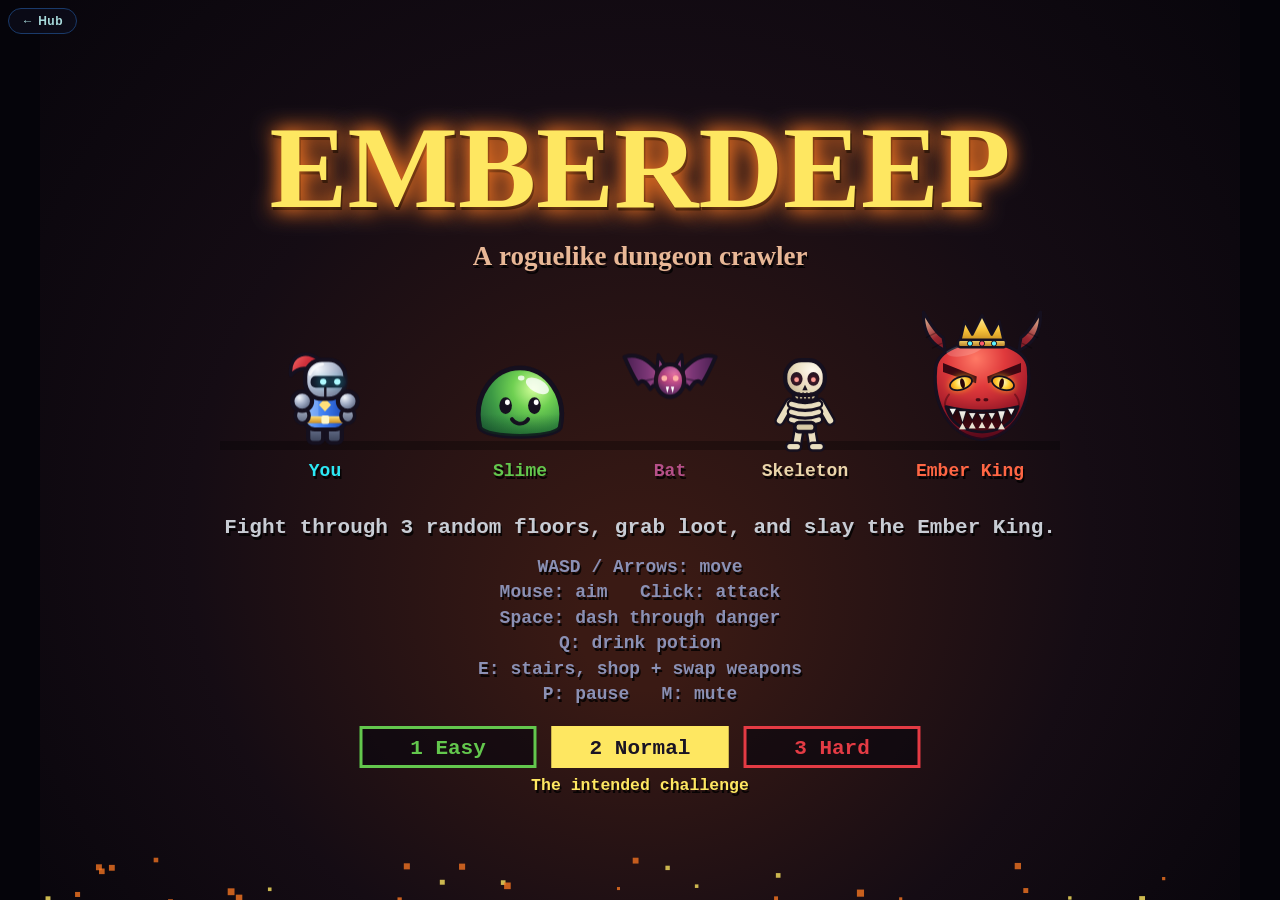
<file: dungeon.html>
<!DOCTYPE html>
<html lang="en">
<head>
  <meta charset="UTF-8">
  <meta name="viewport" content="width=device-width, initial-scale=1.0, user-scalable=no">
  <title>Emberdeep — Dungeon Crawler</title>
  <style>
    * { margin: 0; padding: 0; box-sizing: border-box; }
    html, body { height: 100%; }
    body {
      background: #05040a;
      display: flex;
      justify-content: center;
      align-items: center;
      height: 100vh;
      overflow: hidden;
      touch-action: none;
      user-select: none; -webkit-user-select: none;
    }
    canvas { display: block; cursor: crosshair; touch-action: none; }
    #back-btn {
      position: fixed;
      top: 8px;
      left: 8px;
      z-index: 999;
      padding: 0.3rem 0.8rem;
      background: rgba(13,13,26,0.82);
      color: #a8dadc;
      border: 1px solid #1a3a6a;
      border-radius: 20px;
      font-family: 'Segoe UI', sans-serif;
      font-size: 0.75rem;
      font-weight: 600;
      letter-spacing: 0.5px;
      text-decoration: none;
      backdrop-filter: blur(6px);
      transition: background 0.2s, border-color 0.2s, color 0.2s;
    }
    #back-btn:hover { background: rgba(168,218,220,0.12); border-color: #a8dadc; color: #fff; }

    /* ── Touch controls (touch devices only) ─────────────────── */
    #touch-ui { display: none; }
    .joy {
      position: fixed; bottom: 24px; z-index: 200;
      width: 120px; height: 120px;
      background: rgba(255,255,255,0.06);
      border: 2px solid rgba(255,255,255,0.2);
      border-radius: 50%;
      touch-action: none;
    }
    #joyL { left: 24px; }
    #joyR { right: 24px; border-color: rgba(255,150,80,0.4); }
    .joy .dot {
      position: absolute; top: 50%; left: 50%;
      width: 44px; height: 44px;
      background: rgba(255,255,255,0.35);
      border: 2px solid rgba(255,255,255,0.6);
      border-radius: 50%;
      transform: translate(-50%, -50%);
      pointer-events: none;
    }
    .tbtn {
      position: fixed; right: 24px; z-index: 200;
      width: 64px; height: 40px;
      background: rgba(255,255,255,0.08);
      color: #fff;
      border: 2px solid rgba(255,255,255,0.3);
      border-radius: 12px;
      font: bold 11px 'Courier New', monospace;
      touch-action: none;
    }
    #btnDash   { bottom: 156px; }
    #btnPotion { bottom: 204px; }
    #btnUse    { bottom: 252px; }
    @media (pointer: coarse) {
      #touch-ui { display: block; }
      canvas { cursor: default; }
    }
  </style>
</head>
<body>
<a id="back-btn" href="index.html">&#8592; Hub</a>
<canvas id="gameCanvas" width="800" height="600"></canvas>
<div id="touch-ui">
  <div id="joyL" class="joy"><div class="dot"></div></div>
  <div id="joyR" class="joy"><div class="dot"></div></div>
  <button id="btnDash" class="tbtn">DASH</button>
  <button id="btnPotion" class="tbtn">POTION</button>
  <button id="btnUse" class="tbtn">USE</button>
</div>
<script>
'use strict';
// ============================================================
// CONSTANTS  (all gameplay tuning lives here)
// ============================================================
const VIEW_W = 800, VIEW_H = 600;
const TILE = 32;
const MAP_W = 56, MAP_H = 42;
const TAU = Math.PI * 2;
const FINAL_FLOOR = 3;
const ARENA_W = 17, ARENA_H = 13;     // boss room size in tiles

const T_WALL = 0, T_FLOOR = 1, T_PILLAR = 2, T_STAIRS = 3, T_GATE = 4;

const PLAYER_RADIUS = 10;
const PLAYER_SPEED = 175;             // px / second
const PLAYER_MAX_HP = 100;
const PLAYER_IFRAMES = 0.7;           // seconds of mercy after a hit
const DASH_SPEED = 520, DASH_TIME = 0.16, DASH_COOLDOWN = 0.9;
const SWING_TIME = 0.14;
const HITSTOP_KILL = 0.035, HITSTOP_HURT = 0.07, HITSTOP_BOSS = 0.18;   // tiny freeze so hits land with a thump
const MAX_RENDER_SCALE = 2;             // most screen pixels drawn per world unit; lowered automatically on slow devices
const LIGHT_RES = 0.5;                  // the darkness layer is soft, so it is drawn at half size
const SLOW_FRAME_MS = 30, SLOW_FRAMES_BEFORE_DROP = 90;
const DARKNESS = 0.9;                 // how black unlit areas are (0 = no darkness, 1 = pitch black)
const MOTE_COUNT = 44;                // drifting dust / spores / embers in the air
const LOW_HP_WARNING = 0.3;           // fraction of max HP where the screen edge pulses red
const POTION_HEAL = 40, POTION_MAX = 3;
const FOV_RADIUS = 7;                 // tiles
const LIGHT_RADIUS = 340;             // px
const PICKUP_RADIUS = 20, MAGNET_RADIUS = 85, WEAPON_REACH = 34;
const CORNER_ASSIST = 7;               // px of wall corner you can slip around

const DIFFICULTIES = [               // hp / dmg multiply every enemy's health and the damage you take
  { name: 'Easy',   hp: 0.8, dmg: 0.7,  color: '#63c74d', blurb: 'Gentler monsters — great for a first run' },
  { name: 'Normal', hp: 1.0, dmg: 1.0,  color: '#fee761', blurb: 'The intended challenge' },
  { name: 'Hard',   hp: 1.3, dmg: 1.35, color: '#e43b44', blurb: 'Tougher, harder-hitting monsters' },
];
const FLOOR_HP_SCALE = 0.6, FLOOR_DMG_SCALE = 0.45, FLOOR_SPEED_SCALE = 0.05;
const ENEMY_STATS = {
  slime:    { hp: 36,   speed: 78,  r: 12, dmg: 14, gold: [1, 3] },
  mini:     { hp: 12,   speed: 105, r: 8,  dmg: 7,  gold: [0, 1] },   // spawned when a slime splits
  bat:      { hp: 16,   speed: 160, r: 9,  dmg: 12, gold: [1, 2] },
  skeleton: { hp: 30,   speed: 85,  r: 11, dmg: 16, gold: [2, 4] },
  boss:     { hp: 1300, speed: 72,  r: 32, dmg: 22, gold: [40, 40] },
};
const SPAWN_WEIGHTS = [               // per floor
  { slime: 55, bat: 30, skeleton: 15 },
  { slime: 38, bat: 30, skeleton: 32 },
  { slime: 30, bat: 30, skeleton: 40 },
];
const SLIME_HOP_TIME = 0.32, SLIME_HOP_BOOST = 2.6;
const BAT_FLEE_TIME = 0.7;
const SKELETON_NEAR = 140, SKELETON_FAR = 270, SKELETON_SIGHT = 400;
const SKELETON_AIM_TIME = 0.45, SKELETON_ARROW_SPEED = 300;
const POTION_DROP_CHANCE = 0.035, CHEST_POTION_CHANCE = 0.35;
const POTS_PER_ROOM = [2, 4], POT_GOLD = [0, 2], POT_POTION_CHANCE = 0.03, POT_RADIUS = 10;
const POT_TOUCH = POT_RADIUS + PLAYER_RADIUS + 6;   // any attack breaks a pot this close, whatever the aim
const ELITE_HP_MUL = 2.6, ELITE_DMG_MUL = 1.3, ELITE_SCALE = 1.3, ELITE_GOLD = 8;   // one champion per floor
const SHOP_PRICES = { potion: 40, relic: 90, weapon: [0, 110, 170] };   // weapon price by rarity
const SHOP_EPIC_ODDS = [0, 0.35, 0.6];                                // per floor; otherwise the shop weapon is Rare

const BOSS_NAME = 'THE EMBER KING';
const BOSS_COLLIDE_R = 24;
const BOSS_SIDESTEP_TIME = 0.7;        // how long the boss walks sideways after bumping into a pillar
const BOSS_CHARGE_SPEED = 540;
const BOSS_BULLET_DMG = 16, BOSS_CHARGE_DMG = 30;
const BOSS_SLAM_RADIUS = 125, BOSS_SLAM_DMG = 24, BOSS_SLAM_TELL = 0.6;
const BOSS_RING_COUNT = 14, BOSS_RING_SPEED = 170;
const BOSS_FAN_COUNT = 5, BOSS_FAN_SPREAD = 0.22, BOSS_FAN_SPEED = 230;
const BOSS_SPIRAL_SPEED = 185;

const WEAPONS = {
  sword: { name: 'Sword',      icon: 'sword', kind: 'melee', dmg: 16, cd: 0.36, range: 56, arc: 1.9, knock: 190 },
  bow:   { name: 'Bow',        icon: 'bow',   kind: 'arrow', dmg: 11, cd: 0.36, speed: 560, pierce: 1, knock: 120 },
  staff: { name: 'Fire Staff', icon: 'staff', kind: 'orb',   dmg: 12, cd: 0.52, speed: 380, aoe: 50, knock: 160 },
};
const WEAPON_KEYS = Object.keys(WEAPONS);
const RARITIES = [
  { name: 'Common', mult: 1.0,  color: '#c8ccd4', rgb: '200,204,212' },
  { name: 'Rare',   mult: 1.35, color: '#4da6ff', rgb: '77,166,255' },
  { name: 'Epic',   mult: 1.75, color: '#c77dff', rgb: '199,125,255' },
];
const RARITY_ODDS = [[0.70, 0.26, 0.04], [0.45, 0.43, 0.12], [0.25, 0.50, 0.25]];   // per floor

const RELICS = {
  boots:  { name: 'Swift Boots',  desc: '+12% speed' },
  shard:  { name: 'Power Shard',  desc: '+18% damage' },
  charm:  { name: 'Storm Charm',  desc: 'Attack 12% faster' },
  fang:   { name: 'Vampire Fang', desc: 'Heal 2 HP per kill' },
  shield: { name: 'Iron Crest',   desc: 'Take 15% less damage' },
  heart:  { name: 'Heart Vessel', desc: '+25 max HP' },
};
const RELIC_KEYS = Object.keys(RELICS);

const THEMES = [
  { name: 'The Forgotten Crypt', floor: '#2c2f45', line: '#1b1d2f', wallTop: '#1f2135', rim: '#4d5378',
    brick: '#4d5275', brickDark: '#3a3e5c', brickLight: '#6a709c', mortar: '#222439',
    banner: '#3a86ff', emblem: '#c0cbdc', dark: '5,5,14', mote: '190,205,255', moteVy: 5 },
  { name: 'The Mossy Halls',     floor: '#2a3830', line: '#18231d', wallTop: '#18231c', rim: '#44624e',
    brick: '#4a6350', brickDark: '#394d3e', brickLight: '#699071', mortar: '#1c2921',
    banner: '#3e8948', emblem: '#fee761', dark: '3,9,6', mote: '170,255,160', moteVy: -3 },
  { name: 'The Ember Throne',    floor: '#3c2828', line: '#261718', wallTop: '#261617', rim: '#74403a',
    brick: '#6e3d38', brickDark: '#562e2b', brickLight: '#9a5b4e', mortar: '#291516',
    banner: '#a22633', emblem: '#feae34', dark: '12,3,3', mote: '255,160,60', moteVy: -26 },
];

const STAIN_COLORS = {                 // what each monster leaves on the floor
  slime: ['#3e8948', '#265c42', '#63c74d'], mini: ['#3e8948', '#265c42'], bat: ['#68386c', '#3e2148'],
  skeleton: ['#ead4aa', '#b9a47c', '#8b9bb4'], boss: ['#181425', '#3e2731', '#be4a2f'],
};
const DEATH_COLORS = {
  slime: ['#63c74d', '#3e8948', '#f4f4f4'], mini: ['#63c74d', '#3e8948'],
  bat: ['#b55088', '#68386c', '#e43b44'], skeleton: ['#ead4aa', '#f4f4f4', '#9aa5b1'],
  boss: ['#e43b44', '#f77622', '#fee761', '#a22633'],
};

function makeCanvas(w, h) { const c = document.createElement('canvas'); c.width = w; c.height = h; return c; }

// ============================================================
// SPRITES  (smooth shaded shapes, drawn once into offscreen canvases at 3x for sharpness)
// ============================================================
const SS = 3;                                         // sprite pixels per world unit
const INK = '#15101f';                                // outline colour
const SPR = {}, SPR_FLASH = {};

function lin(g, x0, y0, x1, y1, ...stops) {
  const gr = g.createLinearGradient(x0, y0, x1, y1);
  stops.forEach((c, i) => gr.addColorStop(i / (stops.length - 1), c));
  return gr;
}
function radial(g, x, y, r, ...stops) {
  const gr = g.createRadialGradient(x, y, 0, x, y, r);
  stops.forEach((c, i) => gr.addColorStop(i / (stops.length - 1), c));
  return gr;
}
function paint(g, fill, outline = 1.4) {              // fills the current path and inks its edge
  g.fillStyle = fill; g.fill();
  if (outline) { g.strokeStyle = INK; g.lineWidth = outline; g.stroke(); }
}
function oval(g, x, y, rx, ry, rot = 0) { g.beginPath(); g.ellipse(x, y, rx, ry, rot, 0, TAU); }
function poly(g, pts) { g.beginPath(); pts.forEach(([x, y], i) => g[i ? 'lineTo' : 'moveTo'](x, y)); g.closePath(); }
function glowDot(g, x, y, r, core, glow) {
  g.save(); g.shadowColor = glow; g.shadowBlur = r * 3 * SS; g.fillStyle = core; oval(g, x, y, r, r); g.fill(); g.restore();
}
function bone(g, x0, y0, x1, y1, w) {
  g.beginPath(); g.moveTo(x0, y0); g.lineTo(x1, y1);
  g.strokeStyle = INK; g.lineWidth = w + 1.6; g.stroke();
  g.strokeStyle = '#eadfc0'; g.lineWidth = w; g.stroke();
}
function tinted(src, color) {                         // a flat silhouette of a sprite
  const c = makeCanvas(src.width, src.height), g = c.getContext('2d');
  g.drawImage(src, 0, 0);
  g.globalCompositeOperation = 'source-in';
  g.fillStyle = color; g.fillRect(0, 0, c.width, c.height);
  c.lw = src.lw; c.lh = src.lh;
  return c;
}
function defSprite(name, w, h, draw) {
  const c = makeCanvas(w * SS, h * SS), g = c.getContext('2d');
  g.scale(SS, SS); g.lineJoin = 'round'; g.lineCap = 'round';
  draw(g);
  c.lw = w; c.lh = h;                                 // size in world units
  SPR[name] = c;
  SPR_FLASH[name] = tinted(c, '#ffffff');
}

function drawKnight(g, step) {
  for (const [x, dx] of [[10.4, -1.6], [16.6, 1.6]]) {                 // boots
    rrect(g, x + dx * step, 23.5, 5, 7, 1.6); paint(g, lin(g, 0, 23, 0, 31, '#7c88a6', '#353c52'));
  }
  rrect(g, 9, 14, 14, 12, 3.6); paint(g, lin(g, 9, 0, 23, 0, '#7db4ff', '#3a7bf0', '#1b46b0'));   // tunic
  g.fillStyle = 'rgba(255,255,255,0.18)'; rrect(g, 10.4, 15.2, 3.4, 8.5, 1.6); g.fill();
  g.fillStyle = lin(g, 0, 21.6, 0, 24, '#ffe07a', '#c98a1e'); g.fillRect(9.7, 21.6, 12.6, 2.3);   // belt
  g.fillStyle = '#fff6c4'; rrect(g, 14.8, 21.3, 2.6, 2.9, 0.6); g.fill();
  poly(g, [[16, 15.6], [18, 17.8], [16, 20], [14, 17.8]]); g.fillStyle = '#ffe07a'; g.fill();     // crest
  for (const x of [8.4, 23.6]) {                                      // pauldrons and gauntlets
    oval(g, x, 21.4, 2.3, 2.5); paint(g, lin(g, 0, 19, 0, 24, '#aab4c8', '#59637d'), 1.2);
    oval(g, x, 16.6, 3.3, 3.2); paint(g, radial(g, x - 1, 15.4, 4.4, '#f3f6fb', '#a3aec6', '#5d6884'));
  }
  g.beginPath(); g.moveTo(15.5, 4.2); g.bezierCurveTo(11, -1.5, 3.5, 0.5, 4.6, 8); g.bezierCurveTo(7.5, 4.6, 11, 5.4, 13.6, 7.6); g.closePath();
  paint(g, lin(g, 4, 0, 15, 8, '#ff7b74', '#d0303c', '#8c1826'), 1.2);                            // plume
  rrect(g, 9.4, 2.8, 13.4, 13, 5.6); paint(g, radial(g, 13.5, 6, 13, '#f6f8fc', '#a9b4cb', '#566079'));   // helmet
  rrect(g, 11.2, 8.2, 11.8, 3.9, 1.7); g.fillStyle = '#121728'; g.fill();                         // visor
  glowDot(g, 15.4, 10.1, 1.05, '#aefaff', '#2ce8f5'); glowDot(g, 20.1, 10.1, 1.05, '#aefaff', '#2ce8f5');
  g.strokeStyle = 'rgba(255,255,255,0.7)'; g.lineWidth = 1; g.beginPath(); g.arc(16, 9.6, 5.4, Math.PI * 1.12, Math.PI * 1.45); g.stroke();
  g.strokeStyle = INK; g.lineWidth = 0.8; g.beginPath(); g.moveTo(16.1, 12.2); g.lineTo(16.1, 15.4); g.stroke();
}

function drawSlime(g) {
  g.beginPath(); g.moveTo(2.6, 21.5); g.bezierCurveTo(0.2, 11, 7, 1.6, 16, 1.6); g.bezierCurveTo(25, 1.6, 31.8, 11, 29.4, 21.5);
  g.bezierCurveTo(27.5, 25.4, 4.5, 25.4, 2.6, 21.5); g.closePath();
  paint(g, radial(g, 11.5, 8.5, 21, '#d4ff9a', '#6fd052', '#3d9a45', '#256b3a'), 1.6);
  g.save(); g.clip();
  g.fillStyle = lin(g, 0, 17, 0, 26, 'rgba(10,60,30,0)', 'rgba(10,60,30,0.55)'); g.fillRect(0, 17, 32, 9);   // darker belly
  g.restore();
  oval(g, 10.2, 7.6, 4.2, 2.2, -0.5); g.fillStyle = 'rgba(255,255,255,0.8)'; g.fill();          // gloss
  oval(g, 15.6, 5, 1.1, 0.8); g.fill();
  for (const x of [11.2, 20.8]) {
    oval(g, x, 14.2, 2.1, 2.8); g.fillStyle = INK; g.fill();
    oval(g, x - 0.6, 13.1, 0.8, 0.9); g.fillStyle = '#fff'; g.fill();
  }
  g.strokeStyle = INK; g.lineWidth = 1.3; g.beginPath(); g.arc(16, 17, 3.2, Math.PI * 0.18, Math.PI * 0.82); g.stroke();
}

function drawSkeleton(g, step) {
  bone(g, 14.2, 23.5, 13.2 - step * 2.2, 29.5, 2.2); bone(g, 17.8, 23.5, 18.8 + step * 2.2, 29.5, 2.2);     // legs
  bone(g, 11, 30.2 - 0, 13.4 - step * 2.2, 30.2, 1.8); bone(g, 18.6 + step * 2.2, 30.2, 21, 30.2, 1.8);     // feet
  bone(g, 11, 15.6, 7.6, 21.5, 2); bone(g, 21, 15.6, 24.4, 21.5, 2);                                         // arms
  bone(g, 16, 13.5, 16, 23, 2.2);                                                                           // spine
  for (const y of [16, 18.6, 21.2]) {                                                                       // ribs
    g.beginPath(); g.moveTo(11.4, y); g.quadraticCurveTo(16, y + 1.6, 20.6, y);
    g.strokeStyle = INK; g.lineWidth = 3; g.stroke(); g.strokeStyle = '#eadfc0'; g.lineWidth = 1.5; g.stroke();
  }
  rrect(g, 12.6, 22.2, 6.8, 3, 1.3); paint(g, '#d9cba6', 1.2);                                              // pelvis
  rrect(g, 12.2, 10.6, 7.6, 4.2, 1.3); paint(g, lin(g, 0, 10.6, 0, 15, '#eadfc0', '#b9a882'), 1.2);        // jaw
  rrect(g, 9.4, 1.4, 13.2, 11.6, 5.4); paint(g, radial(g, 13.5, 5, 12, '#fffaf0', '#eadfc0', '#b3a17c'));  // skull
  for (const x of [13.2, 18.8]) {
    oval(g, x, 7.6, 2, 2.3); g.fillStyle = '#1a1220'; g.fill();
    glowDot(g, x, 7.9, 0.8, '#ff9d94', '#ff2f3e');
  }
  poly(g, [[16, 9.6], [15.1, 11.4], [16.9, 11.4]]); g.fillStyle = '#1a1220'; g.fill();
  g.strokeStyle = '#1a1220'; g.lineWidth = 0.6; g.beginPath();
  for (const x of [14, 15.35, 16.65, 18]) { g.moveTo(x, 12.4); g.lineTo(x, 14.4); }
  g.stroke();
}

function drawBat(g, up) {
  for (const s of [-1, 1]) {
    g.beginPath(); g.moveTo(16 + s * 3, 8.5);
    g.quadraticCurveTo(16 + s * 9, up ? 0.5 : 7.5, 16 + s * 15.2, up ? 2.5 : 13.5);
    g.quadraticCurveTo(16 + s * 12.6, up ? 8.5 : 14, 16 + s * 10.6, up ? 11.5 : 16.2);
    g.quadraticCurveTo(16 + s * 9, up ? 9 : 12.5, 16 + s * 6.6, up ? 13.2 : 15.6);
    g.quadraticCurveTo(16 + s * 5, 11, 16 + s * 3, 13);
    g.closePath();
    paint(g, lin(g, 16, 0, 16 + s * 15, 0, '#c45c98', '#7b3676', '#4a2052'), 1.3);
    g.strokeStyle = 'rgba(20,10,30,0.45)'; g.lineWidth = 0.7;         // wing fingers
    g.beginPath(); g.moveTo(16 + s * 4, 9.5); g.lineTo(16 + s * 10.6, up ? 11 : 15.6); g.moveTo(16 + s * 4, 9.5); g.lineTo(16 + s * 6.6, up ? 12.8 : 15.2); g.stroke();
  }
  for (const s of [-1, 1]) { poly(g, [[16 + s * 1, 6.6], [16 + s * 3.9, 1.8], [16 + s * 4.4, 7.6]]); paint(g, '#8e3f7d', 1.1); }   // ears
  oval(g, 16, 10.4, 4.7, 5.4); paint(g, radial(g, 14.6, 8.4, 7, '#e07cb2', '#a8468a', '#5b2a5e'));
  glowDot(g, 14.1, 9.6, 0.95, '#ffb3a8', '#ff2f3e'); glowDot(g, 17.9, 9.6, 0.95, '#ffb3a8', '#ff2f3e');
  g.fillStyle = '#fff'; poly(g, [[14.6, 12.4], [15.7, 12.4], [15.1, 14.6]]); g.fill(); poly(g, [[16.3, 12.4], [17.4, 12.4], [16.9, 14.6]]); g.fill();
}

function drawMerchant(g) {
  g.strokeStyle = INK; g.lineWidth = 2.6; g.beginPath(); g.moveTo(24.5, 20.5); g.lineTo(27, 7.5); g.stroke();             // lantern pole
  g.strokeStyle = '#8a5a3c'; g.lineWidth = 1.3; g.stroke();
  g.beginPath(); g.moveTo(7.6, 28.8); g.quadraticCurveTo(6.6, 16, 11, 11); g.lineTo(21, 11); g.quadraticCurveTo(25.4, 16, 24.4, 28.8); g.closePath();
  paint(g, lin(g, 7, 0, 25, 0, '#d880b6', '#9a4689', '#5a2960'));                                                      // robe
  g.strokeStyle = 'rgba(40,10,50,0.45)'; g.lineWidth = 0.8; g.beginPath(); g.moveTo(13, 16); g.quadraticCurveTo(12, 23, 12.6, 28); g.moveTo(19.4, 16); g.quadraticCurveTo(20.4, 23, 19.6, 28); g.stroke();
  g.fillStyle = lin(g, 0, 26, 0, 28.6, '#ffe07a', '#c98a1e'); g.fillRect(8.2, 26.2, 15.6, 1.5);
  rrect(g, 13, 18.4, 6, 4.8, 1.3); paint(g, lin(g, 0, 18, 0, 23, '#d19a6a', '#8a5a3c'), 1);                           // satchel
  g.fillStyle = '#ffe07a'; oval(g, 16, 20.6, 0.9, 0.9); g.fill();
  g.beginPath(); g.moveTo(8.6, 13.8); g.bezierCurveTo(7.4, 2, 24.6, 2, 23.4, 13.8); g.quadraticCurveTo(16, 17.2, 8.6, 13.8); g.closePath();
  paint(g, lin(g, 8, 0, 24, 0, '#e596c6', '#9a4689', '#4d2352'));                                                      // hood
  oval(g, 16, 10.2, 4.7, 4.1); g.fillStyle = '#170f22'; g.fill();
  glowDot(g, 14.2, 10.3, 0.9, '#fff6b0', '#ffc02e'); glowDot(g, 17.8, 10.3, 0.9, '#fff6b0', '#ffc02e');
  oval(g, 24.6, 20.6, 1.9, 1.9); paint(g, '#c56aa0', 1);                                                              // hand
  rrect(g, 25, 8.6, 4.6, 6.2, 1.2); paint(g, '#3b3144', 1);                                                           // lantern
  g.save(); g.shadowColor = '#ffb030'; g.shadowBlur = 5 * SS; g.fillStyle = '#fff0a8'; rrect(g, 26, 9.8, 2.6, 3.8, 0.8); g.fill(); g.restore();
}

function drawBoss(g) {
  for (const s of [-1, 1]) {                                          // horns
    const X = v => 48 + s * v;
    g.beginPath(); g.moveTo(X(17), 31); g.quadraticCurveTo(X(40), 26, X(39), 3); g.quadraticCurveTo(X(31), 17, X(26), 20); g.quadraticCurveTo(X(24), 30, X(24), 40); g.closePath();
    paint(g, lin(g, X(18), 34, X(39), 4, '#5a0f1c', '#9a2630', '#e8c9a0'), 2);
    g.strokeStyle = 'rgba(0,0,0,0.3)'; g.lineWidth = 1;
    g.beginPath(); g.moveTo(X(27), 24); g.lineTo(X(33), 27); g.moveTo(X(31), 17); g.lineTo(X(37), 20); g.stroke();
  }
  g.beginPath(); g.moveTo(17, 42); g.bezierCurveTo(17, 17, 79, 17, 79, 42); g.bezierCurveTo(81, 64, 70, 86, 48, 88); g.bezierCurveTo(26, 86, 15, 64, 17, 42); g.closePath();
  paint(g, radial(g, 44, 34, 58, '#ff7a66', '#e03a3c', '#a81d2b', '#5e0d1c'), 2.2);                                    // face
  g.save(); g.clip();
  g.fillStyle = lin(g, 0, 60, 0, 90, 'rgba(60,0,20,0)', 'rgba(60,0,20,0.5)'); g.fillRect(0, 60, 96, 30);
  oval(g, 37, 27, 13, 5, -0.25); g.fillStyle = 'rgba(255,255,255,0.16)'; g.fill();                                     // forehead shine
  g.restore();
  poly(g, [[33, 24], [36.5, 9], [41.5, 18], [48, 5], [54.5, 18], [59.5, 9], [63, 24]]);                               // crown
  paint(g, lin(g, 0, 5, 0, 25, '#fff3a8', '#f7c33a', '#b87a16'), 1.8);
  rrect(g, 32, 21.5, 32, 5, 1.6); paint(g, lin(g, 0, 21, 0, 27, '#ffe27a', '#a86c12'), 1.6);
  for (const [x, c] of [[40, '#5cf4ff'], [48, '#ff5a6a'], [56, '#5cf4ff']]) { oval(g, x, 24, 1.7, 1.7); g.fillStyle = c; g.fill(); g.strokeStyle = INK; g.lineWidth = 0.6; g.stroke(); }
  for (const s of [-1, 1]) {
    const X = v => 48 + s * v;
    poly(g, [[X(26), 37], [X(3.5), 46], [X(4), 50.5], [X(26), 43]]); g.fillStyle = '#3c0712'; g.fill();              // angry brows
    g.save(); g.shadowColor = '#ffb020'; g.shadowBlur = 5 * SS;
    oval(g, X(14), 50.5, 7.6, 4.2, s * 0.32); g.fillStyle = radial(g, X(14), 50, 8, '#fffbd0', '#ffd23a', '#f08a12'); g.fill();
    g.restore();
    g.strokeStyle = INK; g.lineWidth = 1.2; oval(g, X(14), 50.5, 7.6, 4.2, s * 0.32); g.stroke();
    oval(g, X(13), 50.6, 1.5, 3.4, s * 0.2); g.fillStyle = '#2a0508'; g.fill();                                       // slit pupil
    oval(g, X(2.6), 61.5, 1.6, 1.1); g.fillStyle = '#4a0a14'; g.fill();                                               // nostril
    g.strokeStyle = 'rgba(70,5,15,0.5)'; g.lineWidth = 1.3; g.beginPath(); g.moveTo(X(22), 58); g.quadraticCurveTo(X(26), 63, X(24), 68); g.stroke();
  }
  g.beginPath(); g.moveTo(24, 66); g.quadraticCurveTo(48, 72, 72, 66); g.quadraticCurveTo(68, 82, 48, 83); g.quadraticCurveTo(28, 82, 24, 66); g.closePath();
  paint(g, lin(g, 0, 66, 0, 83, '#1c0408', '#4a0a14'), 1.8);                                                           // mouth
  g.fillStyle = lin(g, 0, 66, 0, 76, '#ffffff', '#d9d2c2');
  for (let i = 0; i < 7; i++) { const x = 28.5 + i * 6.5, y = 67.2 + Math.sin((i / 6) * Math.PI) * 3.4, big = i === 1 || i === 5; poly(g, [[x - 2.6, y], [x + 2.6, y], [x, y + (big ? 8.5 : 5)]]); g.fill(); g.strokeStyle = INK; g.lineWidth = 0.6; g.stroke(); }
  g.fillStyle = '#e9e2d0';
  for (let i = 0; i < 5; i++) { const x = 35 + i * 6.5, y = 81.6 - Math.sin(((i + 0.5) / 5) * Math.PI) * 1.2; poly(g, [[x - 2.3, y], [x + 2.3, y], [x, y - 4.2]]); g.fill(); }
}

function drawFlame(g, sway) {
  g.beginPath(); g.moveTo(6 + sway * 2.4, 0.4); g.bezierCurveTo(9.6 + sway, 5, 11.6, 9, 11, 11.6); g.bezierCurveTo(10.4, 15.6, 1.6, 15.6, 1, 11.6);
  g.bezierCurveTo(0.4, 8, 4.4 + sway, 6, 6 + sway * 2.4, 0.4); g.closePath();
  g.fillStyle = radial(g, 6, 11.5, 10, '#fff8d0', '#ffcc55', '#f47a1e', 'rgba(205,50,15,0.85)'); g.fill();
  g.beginPath(); g.moveTo(6 + sway, 6.5); g.bezierCurveTo(8, 9, 8.6, 11, 8.2, 12.4); g.bezierCurveTo(7.6, 14.6, 4.4, 14.6, 3.8, 12.4); g.bezierCurveTo(3.4, 11, 4.6, 9, 6 + sway, 6.5); g.closePath();
  g.fillStyle = 'rgba(255,252,225,0.9)'; g.fill();
}

function drawChest(g, open) {
  const wood = (x, y, w, h) => lin(g, 0, y, 0, y + h, '#c98a54', '#9a5f3a', '#6b3e2a');
  const bands = (y, h) => { for (const x of [5, 23.6]) { g.fillStyle = lin(g, x, 0, x + 3.4, 0, '#fff0a0', '#e8b030', '#96650f'); g.fillRect(x, y, 3.4, h); g.strokeStyle = INK; g.lineWidth = 0.7; g.strokeRect(x, y, 3.4, h); } };
  if (open) {
    rrect(g, 2.6, 0.6, 26.8, 8, 2.4); paint(g, lin(g, 0, 0, 0, 9, '#6b3e2a', '#4a2a1e'));                              // lid, thrown back
    bands(0.8, 7.6);
    rrect(g, 2, 8.6, 28, 6.6, 1); paint(g, '#150c0c');                                                                 // dark inside
    for (const [x, y] of [[9, 12.6], [13.5, 11.6], [18, 12.8], [22.5, 12]]) { oval(g, x, y, 2.3, 1.5); g.fillStyle = radial(g, x - 0.6, y - 0.5, 2.6, '#fff6b0', '#f2b830', '#a86c12'); g.fill(); }
  } else {
    g.beginPath(); g.moveTo(1.6, 11.6); g.bezierCurveTo(1.6, 0.6, 30.4, 0.6, 30.4, 11.6); g.closePath();
    paint(g, lin(g, 0, 1, 0, 12, '#e0a268', '#a86c42', '#7a4a30'));                                                     // domed lid
    g.strokeStyle = 'rgba(60,30,15,0.45)'; g.lineWidth = 0.7; g.beginPath(); g.moveTo(3.6, 7); g.quadraticCurveTo(16, 2.6, 28.4, 7); g.stroke();
    g.save(); g.beginPath(); g.moveTo(1.6, 11.6); g.bezierCurveTo(1.6, 0.6, 30.4, 0.6, 30.4, 11.6); g.closePath(); g.clip(); bands(0, 12); g.restore();
  }
  rrect(g, 2, 11, 28, 12.4, 1.6); paint(g, wood(2, 11, 28, 12.4));                                                     // box
  g.strokeStyle = 'rgba(60,30,15,0.5)'; g.lineWidth = 0.7; g.beginPath(); g.moveTo(2.6, 15.2); g.lineTo(29.4, 15.2); g.moveTo(2.6, 19.4); g.lineTo(29.4, 19.4); g.stroke();
  bands(11.2, 12);
  g.fillStyle = lin(g, 0, 10.4, 0, 12.6, '#fff0a0', '#b8801a'); g.fillRect(2, 10.4, 28, 2); g.strokeStyle = INK; g.lineWidth = 0.7; g.strokeRect(2, 10.4, 28, 2);
  if (!open) {
    rrect(g, 13.4, 9.4, 5.2, 6.4, 1.2); paint(g, lin(g, 0, 9, 0, 16, '#fff3a8', '#e0a52a', '#96650f'), 1);            // lock
    oval(g, 16, 12, 1, 1); g.fillStyle = INK; g.fill(); g.fillRect(15.6, 12, 0.8, 2.2);
  }
}

function drawPot(g) {
  g.beginPath(); g.moveTo(8.6, 5.6); g.bezierCurveTo(-1, 9, 0.6, 22.6, 7, 22.8); g.lineTo(17, 22.8); g.bezierCurveTo(23.4, 22.6, 25, 9, 15.4, 5.6); g.closePath();
  paint(g, radial(g, 8.6, 11, 15, '#f0a878', '#c9774f', '#8a4631', '#5e2c22'));
  g.strokeStyle = 'rgba(255,225,190,0.55)'; g.lineWidth = 1; g.beginPath(); g.moveTo(3.4, 13.6); g.quadraticCurveTo(12, 16.4, 20.6, 13.6); g.stroke();
  g.strokeStyle = 'rgba(70,25,15,0.6)'; g.beginPath(); g.moveTo(3.2, 15.4); g.quadraticCurveTo(12, 18.2, 20.8, 15.4); g.stroke();
  rrect(g, 7.2, 1.4, 9.6, 4.8, 1.6); paint(g, lin(g, 7, 0, 17, 0, '#e09a6c', '#a85c3e', '#6e3526'));
  oval(g, 12, 2.6, 3.6, 1); g.fillStyle = '#2a1410'; g.fill();
  oval(g, 7.4, 10.4, 1.6, 2.8, 0.4); g.fillStyle = 'rgba(255,255,255,0.35)'; g.fill();
}

const ITEM_ART = {
  coin(g) {
    oval(g, 8, 8, 6.6, 6.6); paint(g, radial(g, 6, 5.6, 9, '#fff8c0', '#ffd23a', '#c98a12'), 1.3);
    oval(g, 8, 8, 4.3, 4.3); g.strokeStyle = 'rgba(150,95,10,0.8)'; g.lineWidth = 0.9; g.stroke();
    oval(g, 5.8, 5.6, 1.5, 1); g.fillStyle = 'rgba(255,255,255,0.9)'; g.fill();
  },
  potion(g) {
    rrect(g, 9.6, 1.4, 4.8, 3.6, 1); paint(g, lin(g, 0, 1, 0, 5, '#d9a877', '#8a5a3c'), 1.1);                        // cork
    g.beginPath(); g.moveTo(9.8, 4.8); g.lineTo(9.8, 9.2); g.bezierCurveTo(1.6, 12.4, 2.6, 22.6, 12, 22.6); g.bezierCurveTo(21.4, 22.6, 22.4, 12.4, 14.2, 9.2); g.lineTo(14.2, 4.8); g.closePath();
    paint(g, 'rgba(220,240,255,0.45)', 1.4);
    g.save(); g.clip();
    g.fillStyle = radial(g, 9.4, 15, 11, '#ff9aa0', '#e8303e', '#96121f'); g.fillRect(0, 12.2, 24, 12);              // liquid
    g.fillStyle = 'rgba(255,255,255,0.35)'; g.fillRect(0, 12.2, 24, 0.9);
    g.restore();
    oval(g, 8.2, 15.4, 1.5, 3, 0.35); g.fillStyle = 'rgba(255,255,255,0.7)'; g.fill();
    oval(g, 15, 17.6, 1, 1); g.fillStyle = 'rgba(255,255,255,0.35)'; g.fill();
  },
  heart(g) {
    g.beginPath(); g.moveTo(12, 21.6); g.bezierCurveTo(-2.6, 12.4, 3.4, 0.6, 12, 7.4); g.bezierCurveTo(20.6, 0.6, 26.6, 12.4, 12, 21.6); g.closePath();
    paint(g, radial(g, 8, 7.6, 15, '#ff8a8a', '#e8303e', '#96121f'), 1.5);
    oval(g, 7.6, 8, 2.6, 1.7, -0.6); g.fillStyle = 'rgba(255,255,255,0.75)'; g.fill();
  },
  boots(g) {
    for (const [dy, rot] of [[0, -0.5], [3.4, -0.25]]) { oval(g, 6.4, 8.6 + dy, 5, 1.9, rot); paint(g, lin(g, 2, 0, 11, 0, '#ffffff', '#c7d6ea'), 1); }   // wing
    g.beginPath(); g.moveTo(9.6, 2.6); g.lineTo(15.6, 2.6); g.lineTo(15.6, 13.4); g.bezierCurveTo(20.6, 13.6, 23, 16, 22.6, 20.6); g.lineTo(9.6, 20.6); g.closePath();
    paint(g, lin(g, 9, 0, 23, 0, '#d9a070', '#a8683f', '#6e3d26'), 1.4);
    g.fillStyle = '#4a2a1c'; g.fillRect(9.6, 19.2, 13, 1.6);
    g.fillStyle = lin(g, 0, 2.6, 0, 5.4, '#ffe07a', '#c98a1e'); g.fillRect(9.6, 2.6, 6, 2.4); g.strokeStyle = INK; g.lineWidth = 0.8; g.strokeRect(9.6, 2.6, 6, 2.4);
  },
  shard(g) {
    poly(g, [[12, 1.4], [18.6, 8], [17, 18], [12, 22.6], [7, 18], [5.4, 8]]); paint(g, '#f7902a', 1.4);
    poly(g, [[12, 1.4], [12, 22.6], [7, 18], [5.4, 8]]); g.fillStyle = '#ffd866'; g.fill();
    poly(g, [[12, 1.4], [12, 11], [5.4, 8]]); g.fillStyle = '#fff3b8'; g.fill();
    poly(g, [[12, 11], [17, 18], [12, 22.6]]); g.fillStyle = '#c95a14'; g.fill();
    poly(g, [[12, 1.4], [18.6, 8], [17, 18], [12, 22.6], [7, 18], [5.4, 8]]); g.strokeStyle = INK; g.lineWidth = 1.4; g.stroke();
  },
  charm(g) {
    poly(g, [[15.6, 1.4], [5.6, 13], [11, 13], [8, 22.6], [18.6, 9.8], [13, 9.8]]);
    paint(g, lin(g, 6, 2, 18, 22, '#fffbd0', '#ffd83a', '#f09a12'), 1.4);
  },
  fang(g) {
    g.beginPath(); g.moveTo(6, 2.6); g.lineTo(18, 2.6); g.bezierCurveTo(18.6, 11, 15.6, 18, 11.6, 22.4); g.bezierCurveTo(8.6, 16, 6, 10, 6, 2.6); g.closePath();
    paint(g, lin(g, 6, 0, 18, 0, '#ffffff', '#e6e9f0', '#aab2c6'), 1.4);
    g.save(); g.clip(); g.fillStyle = lin(g, 0, 15, 0, 23, 'rgba(228,48,62,0)', 'rgba(200,30,50,0.95)'); g.fillRect(0, 15, 24, 9); g.restore();
    rrect(g, 5, 1.4, 14, 3, 1.3); paint(g, '#d9a0a8', 1.1);
  },
  shield(g) {
    const body = () => { g.beginPath(); g.moveTo(3, 2.6); g.lineTo(21, 2.6); g.lineTo(21, 11); g.bezierCurveTo(21, 17.6, 16, 21, 12, 22.8); g.bezierCurveTo(8, 21, 3, 17.6, 3, 11); g.closePath(); };
    body(); paint(g, lin(g, 3, 0, 21, 0, '#e9eef6', '#a3aec6', '#5d6884'), 1.5);
    g.save(); g.translate(12, 12); g.scale(0.76, 0.76); g.translate(-12, -11.4); body(); g.fillStyle = lin(g, 3, 0, 21, 0, '#6aa6ff', '#2f6fe8', '#173f9c'); g.fill(); g.restore();
    g.fillStyle = lin(g, 0, 5, 0, 20, '#fff0a0', '#d99a22'); g.fillRect(10.8, 5.4, 2.4, 13.4); g.fillRect(6.6, 9.4, 10.8, 2.4);
  },
  sword(g) {
    g.save(); g.translate(12, 12); g.rotate(-Math.PI / 4);
    poly(g, [[-2, -1.9], [10.6, -1.9], [13.6, 0], [10.6, 1.9], [-2, 1.9]]); paint(g, lin(g, 0, -2, 0, 2, '#ffffff', '#c3ccdc', '#7c88a6'), 1.2);
    g.strokeStyle = 'rgba(80,90,115,0.7)'; g.lineWidth = 0.5; g.beginPath(); g.moveTo(-1.6, 0); g.lineTo(11.6, 0); g.stroke();
    rrect(g, -3.6, -5, 2.4, 10, 1); paint(g, lin(g, 0, -5, 0, 5, '#fff0a0', '#d99a22'), 1.1);
    rrect(g, -9.4, -1.3, 6, 2.6, 1); paint(g, '#8a5a3c', 1.1);
    oval(g, -10.4, 0, 1.8, 1.8); paint(g, '#f2c545', 1.1);
    g.restore();
  },
  bow(g) {
    g.strokeStyle = '#eef2f8'; g.lineWidth = 0.8; g.beginPath(); g.moveTo(6.4, 2.6); g.lineTo(6.4, 21.4); g.stroke();
    g.beginPath(); g.moveTo(6.4, 2.6); g.quadraticCurveTo(22.6, 12, 6.4, 21.4);
    g.strokeStyle = INK; g.lineWidth = 4.2; g.stroke();
    g.strokeStyle = lin(g, 6, 0, 16, 0, '#a8683f', '#e0a877'); g.lineWidth = 2.4; g.stroke();
    rrect(g, 12.4, 10.2, 3.2, 3.6, 0.8); paint(g, '#5e3a26', 0.9);
  },
  staff(g) {
    g.beginPath(); g.moveTo(3, 21); g.lineTo(15, 9);
    g.strokeStyle = INK; g.lineWidth = 4; g.stroke(); g.strokeStyle = lin(g, 3, 21, 15, 9, '#6e3d26', '#c98a54'); g.lineWidth = 2.2; g.stroke();
    g.save(); g.shadowColor = '#ff8a1c'; g.shadowBlur = 4 * SS; oval(g, 17, 7, 4.6, 4.6); g.fillStyle = radial(g, 15.8, 5.8, 5.6, '#fffbd0', '#ffc23a', '#f0661a'); g.fill(); g.restore();
    oval(g, 17, 7, 4.6, 4.6); g.strokeStyle = INK; g.lineWidth = 1.2; g.stroke();
  },
};

defSprite('player', 32, 32, g => drawKnight(g, 0));
defSprite('playerWalk', 32, 32, g => drawKnight(g, 1));
defSprite('slime', 32, 27, drawSlime);
defSprite('skeleton', 32, 32, g => drawSkeleton(g, 0));
defSprite('skeletonWalk', 32, 32, g => drawSkeleton(g, 1));
defSprite('batA', 32, 18, g => drawBat(g, true));
defSprite('batB', 32, 18, g => drawBat(g, false));
defSprite('merchant', 32, 30, drawMerchant);
defSprite('boss', 96, 92, drawBoss);
[-1, 0, 1].forEach((sway, i) => defSprite('flame' + i, 12, 16, g => drawFlame(g, sway)));
defSprite('chest', 32, 24, g => drawChest(g, false));
defSprite('chestOpen', 32, 24, g => drawChest(g, true));
defSprite('pot', 24, 24, drawPot);
for (const [name, draw] of Object.entries(ITEM_ART)) defSprite(name, name === 'coin' ? 16 : 24, name === 'coin' ? 16 : 24, draw);
const SPR_DASH = tinted(SPR.player, '#2ce8f5');       // cyan afterimage left by a dash

// Draws a sprite centred on (x, y) in world units.
function drawSprite(g, name, x, y, flip = 1, flash = false, sx = 1, sy = 1) {
  const img = (flash ? SPR_FLASH : SPR)[name];
  g.save();
  g.translate(x, y);
  g.scale(flip * sx, sy);
  g.drawImage(img, -img.lw / 2, -img.lh / 2, img.lw, img.lh);
  g.restore();
}

// ============================================================
// UTILITIES
// ============================================================
function mulberry32(a) {
  return function () {
    a |= 0; a = a + 0x6D2B79F5 | 0;
    let t = Math.imul(a ^ a >>> 15, 1 | a);
    t = t + Math.imul(t ^ t >>> 7, 61 | t) ^ t;
    return ((t ^ t >>> 14) >>> 0) / 4294967296;
  };
}
let rng = Math.random;                // seeded per floor; cosmetic effects use Math.random
const rand = (a, b) => a + rng() * (b - a);
const randInt = (a, b) => Math.floor(rand(a, b + 1));
const chance = p => rng() < p;
const pick = arr => arr[Math.floor(rng() * arr.length)];
const clamp = (v, a, b) => v < a ? a : v > b ? b : v;
const dist = (ax, ay, bx, by) => Math.hypot(bx - ax, by - ay);
function angleDiff(a, b) {
  let d = (a - b) % TAU;
  if (d > Math.PI) d -= TAU;
  if (d < -Math.PI) d += TAU;
  return d;
}
function shuffle(arr) {
  for (let i = arr.length - 1; i > 0; i--) {
    const j = Math.floor(rng() * (i + 1));
    [arr[i], arr[j]] = [arr[j], arr[i]];
  }
  return arr;
}
function weightedPick(weights) {
  let total = 0;
  for (const k in weights) total += weights[k];
  let roll = rng() * total;
  for (const k in weights) { roll -= weights[k]; if (roll <= 0) return k; }
  return Object.keys(weights)[0];
}
function formatTime(sec) {
  const s = Math.floor(sec);
  return Math.floor(s / 60) + ':' + String(s % 60).padStart(2, '0');
}

// ============================================================
// AUDIO  (tiny WebAudio synth — no asset files)
// ============================================================
const audio = { ctx: null, master: null, noiseBuf: null, muted: false };
function initAudio() {
  if (audio.ctx) { if (audio.ctx.state === 'suspended') audio.ctx.resume(); return; }
  try {
    const AC = window.AudioContext || window.webkitAudioContext;
    audio.ctx = new AC();
    audio.master = audio.ctx.createGain();
    audio.master.gain.value = 0.3;
    audio.master.connect(audio.ctx.destination);
    const len = Math.floor(audio.ctx.sampleRate * 0.5);
    audio.noiseBuf = audio.ctx.createBuffer(1, len, audio.ctx.sampleRate);
    const data = audio.noiseBuf.getChannelData(0);
    for (let i = 0; i < len; i++) data[i] = Math.random() * 2 - 1;
  } catch (err) { audio.ctx = null; }
}
function tone(freq, dur, type = 'square', vol = 0.2, slideTo = 0, delay = 0) {
  if (!audio.ctx || audio.muted) return;
  const t = audio.ctx.currentTime + delay;
  const osc = audio.ctx.createOscillator(), gain = audio.ctx.createGain();
  osc.type = type;
  osc.frequency.setValueAtTime(freq, t);
  if (slideTo) osc.frequency.exponentialRampToValueAtTime(slideTo, t + dur);
  gain.gain.setValueAtTime(vol, t);
  gain.gain.exponentialRampToValueAtTime(0.001, t + dur);
  osc.connect(gain); gain.connect(audio.master);
  osc.start(t); osc.stop(t + dur + 0.02);
}
function noise(dur, vol = 0.2, cutoff = 1200, delay = 0) {
  if (!audio.ctx || audio.muted) return;
  const t = audio.ctx.currentTime + delay;
  const src = audio.ctx.createBufferSource(), filter = audio.ctx.createBiquadFilter(), gain = audio.ctx.createGain();
  src.buffer = audio.noiseBuf;
  filter.type = 'lowpass'; filter.frequency.value = cutoff;
  gain.gain.setValueAtTime(vol, t);
  gain.gain.exponentialRampToValueAtTime(0.001, t + dur);
  src.connect(filter); filter.connect(gain); gain.connect(audio.master);
  src.start(t); src.stop(t + dur + 0.02);
}
const sfx = {
  swing:  () => noise(0.09, 0.16, 2600),
  arrow:  () => tone(900, 0.07, 'triangle', 0.18, 420),
  orb:    () => tone(320, 0.16, 'sawtooth', 0.12, 120),
  boom:   () => { noise(0.22, 0.3, 700); tone(120, 0.2, 'sine', 0.25, 50); },
  hit:    () => { noise(0.05, 0.16, 1800); tone(220, 0.06, 'square', 0.1, 110); },
  clink:  () => tone(1500, 0.05, 'square', 0.07, 900),
  kill:   () => { tone(330, 0.12, 'square', 0.13, 80); noise(0.12, 0.16, 900); },
  hurt:   () => { tone(160, 0.22, 'sawtooth', 0.26, 60); noise(0.15, 0.2, 600); },
  coin:   () => { tone(1320, 0.05, 'square', 0.07); tone(1760, 0.09, 'square', 0.07, 0, 0.05); },
  potion: () => { tone(440, 0.1, 'sine', 0.2, 660); tone(660, 0.14, 'sine', 0.2, 990, 0.1); },
  pickup: () => { tone(523, 0.08, 'square', 0.1); tone(659, 0.08, 'square', 0.1, 0, 0.08); tone(784, 0.14, 'square', 0.1, 0, 0.16); },
  chest:  () => { noise(0.08, 0.2, 500); tone(392, 0.1, 'triangle', 0.18, 0, 0.05); tone(587, 0.18, 'triangle', 0.18, 0, 0.14); },
  dash:   () => noise(0.12, 0.14, 3500),
  stairs: () => { for (let i = 0; i < 4; i++) tone(400 - i * 60, 0.12, 'triangle', 0.16, 0, i * 0.1); },
  shoot:  () => tone(520, 0.1, 'square', 0.07, 260),
  tell:   () => tone(180, 0.3, 'sawtooth', 0.12, 360),
  roar:   () => { tone(90, 0.9, 'sawtooth', 0.3, 40); noise(0.8, 0.25, 400); },
  slam:   () => { noise(0.3, 0.35, 300); tone(70, 0.3, 'sine', 0.35, 35); },
  win:    () => { [523, 659, 784, 1047].forEach((f, i) => tone(f, 0.25, 'square', 0.14, 0, i * 0.14)); },
  lose:   () => { [330, 262, 196, 131].forEach((f, i) => tone(f, 0.3, 'sawtooth', 0.16, 0, i * 0.18)); },
};

// ============================================================
// GAME STATE
// ============================================================
const canvas = document.getElementById('gameCanvas');
const ctx = canvas.getContext('2d');
const lightCanvas = makeCanvas(VIEW_W * LIGHT_RES, VIEW_H * LIGHT_RES), lctx = lightCanvas.getContext('2d');
const minimap = makeCanvas(MAP_W * 2, MAP_H * 2), mctx = minimap.getContext('2d');
let renderScale = 1;

const urlSeed = new URLSearchParams(location.search).get('seed');
const game = {
  state: 'title',                     // title | playing | paused | transition | dead | win
  floor: 1, seed: 0, time: 0, anim: 0, difficulty: 1,
  shake: 0, hurtFlash: 0, hitstop: 0, endT: 0, winTimer: 0,
  transition: null, banner: null,
};
let dungeon = null;                   // { tiles, explored, rooms, start, exitRoom, bossRoom, torches, gates }
let flow = new Int16Array(MAP_W * MAP_H);   // BFS distance to the player, for enemy pathing
let player = null;
let ghosts = [], flashes = [];         // fading silhouettes and bursts of light
let enemies = [], bullets = [], items = [], chests = [], props = [], particles = [], numbers = [], slashes = [], toasts = [];
let spawnQueue = [];
let interact = null;                  // what the Use key would do right now
let minimapDirty = true;
const cam = { x: 0, y: 0 };
const fovTile = { x: -1, y: -1 };

const keys = {};
const mouse = { x: VIEW_W / 2, y: VIEW_H / 2, down: false, active: false };
const touch = { moveX: 0, moveY: 0, aimX: 0, aimY: 0, aimActive: false, mode: false };

let best = { wins: 0, bestGold: 0, times: [0, 0, 0], difficulty: 1 };   // times: fastest win per difficulty
try {
  const saved = JSON.parse(localStorage.getItem('emberdeep_best') || '{}');
  if (saved.bestTime && !saved.times) saved.times = [0, saved.bestTime, 0];   // records from before difficulties existed
  delete saved.bestTime;
  best = Object.assign(best, saved);
  if (!Array.isArray(best.times) || best.times.length !== DIFFICULTIES.length) best.times = [0, 0, 0];
  if (!DIFFICULTIES[best.difficulty]) best.difficulty = 1;
} catch (err) { /* storage unavailable */ }
game.difficulty = best.difficulty;
function setDifficulty(i) {
  game.difficulty = best.difficulty = clamp(i, 0, DIFFICULTIES.length - 1);
  saveBest();
  sfx.clink();
}
function saveBest() { try { localStorage.setItem('emberdeep_best', JSON.stringify(best)); } catch (err) { /* ignore */ } }

// ============================================================
// DUNGEON GENERATION
// ============================================================
const idx = (x, y) => y * MAP_W + x;
const inBounds = (x, y) => x >= 0 && y >= 0 && x < MAP_W && y < MAP_H;
const isSolidTile = t => t === T_WALL || t === T_PILLAR || t === T_GATE;
function tileAt(tx, ty) { return inBounds(tx, ty) ? dungeon.tiles[idx(tx, ty)] : T_WALL; }
function solidAt(px, py) { return isSolidTile(tileAt(Math.floor(px / TILE), Math.floor(py / TILE))); }

// 4-way flood fill; returns steps from (sx, sy) for every reachable tile, -1 elsewhere.
function bfs(tiles, sx, sy) {
  const out = new Int16Array(MAP_W * MAP_H).fill(-1);
  if (!inBounds(sx, sy)) return out;
  const queue = new Int32Array(MAP_W * MAP_H);
  let head = 0, tail = 0;
  out[idx(sx, sy)] = 0;
  queue[tail++] = idx(sx, sy);
  while (head < tail) {
    const c = queue[head++], cx = c % MAP_W, cy = (c / MAP_W) | 0, d = out[c] + 1;
    for (let k = 0; k < 4; k++) {
      const nx = cx + (k === 0 ? 1 : k === 1 ? -1 : 0), ny = cy + (k === 2 ? 1 : k === 3 ? -1 : 0);
      if (!inBounds(nx, ny)) continue;
      const n = idx(nx, ny);
      if (out[n] !== -1 || isSolidTile(tiles[n])) continue;
      out[n] = d;
      queue[tail++] = n;
    }
  }
  return out;
}

function makeRoom(x, y, w, h) {
  return { x, y, w, h, cx: x + (w >> 1), cy: y + (h >> 1), kind: 'normal', awake: false, seen: false, sealed: false };
}
function roomsOverlap(a, b, pad) {
  return a.x - pad < b.x + b.w && a.x + a.w + pad > b.x && a.y - pad < b.y + b.h && a.y + a.h + pad > b.y;
}

// Carves a 2-tile-wide L-shaped corridor between two room centres.
function carveCorridor(tiles, a, b, horizFirst) {
  let x = a.cx, y = a.cy;
  const carve = () => {
    for (let dy = 0; dy < 2; dy++) for (let dx = 0; dx < 2; dx++) {
      const i = idx(x + dx, y + dy);
      if (tiles[i] === T_WALL) tiles[i] = T_FLOOR;
    }
  };
  const walkX = () => { while (x !== b.cx) { x += Math.sign(b.cx - x); carve(); } };
  const walkY = () => { while (y !== b.cy) { y += Math.sign(b.cy - y); carve(); } };
  carve();
  if (horizFirst) { walkX(); walkY(); } else { walkY(); walkX(); }
}

function tryGenerate(floor) {
  const isBossFloor = floor === FINAL_FLOOR;
  const tiles = new Uint8Array(MAP_W * MAP_H);          // all T_WALL
  const rooms = [];
  let minX = 2, maxX = MAP_W - 3;                       // columns ordinary rooms may use

  if (isBossFloor) {                                    // arena hugs one side so it has a single entrance
    const left = chance(0.5);
    const x = left ? 3 : MAP_W - ARENA_W - 3;
    rooms.push(makeRoom(x, randInt(3, MAP_H - ARENA_H - 4), ARENA_W, ARENA_H));
    if (left) minX = x + ARENA_W + 4; else maxX = x - 5;
  }
  const target = isBossFloor ? 6 : 7 + floor;
  for (let i = 0; i < 400 && rooms.length < target; i++) {
    const w = randInt(7, 12), h = randInt(6, 9);
    const x = randInt(minX, maxX - w + 1), y = randInt(2, MAP_H - h - 3);
    const room = makeRoom(x, y, w, h);
    if (rooms.some(o => roomsOverlap(room, o, 3))) continue;
    rooms.push(room);
  }
  if (rooms.length < target) return null;

  for (const r of rooms)
    for (let y = r.y; y < r.y + r.h; y++) for (let x = r.x; x < r.x + r.w; x++) tiles[idx(x, y)] = T_FLOOR;

  // Connect every room to its nearest already-connected neighbour (a spanning tree).
  const order = isBossFloor ? rooms.slice(1).concat(rooms[0]) : rooms.slice();
  for (let k = 1; k < order.length; k++) {
    const a = order[k];
    let nearest = order[0], nd = Infinity;
    for (let j = 0; j < k; j++) {
      const d = dist(a.cx, a.cy, order[j].cx, order[j].cy);
      if (d < nd) { nd = d; nearest = order[j]; }
    }
    carveCorridor(tiles, a, nearest, (isBossFloor && a === rooms[0]) || chance(0.5));   // arena exits through its side wall
  }
  // A couple of extra links so the map has loops (never through the arena).
  const loopPool = isBossFloor ? rooms.slice(1) : rooms;
  for (let k = 0; k < 2; k++) {
    const a = pick(loopPool), b = pick(loopPool);
    if (a !== b) carveCorridor(tiles, a, b, chance(0.5));
  }

  // Start / exit are as far apart as the map allows.
  const anchor = rooms[0];
  const distMap = bfs(tiles, anchor.cx, anchor.cy);
  let far = null, farD = -1;
  for (const r of rooms) {
    const d = distMap[idx(r.cx, r.cy)];
    if (d < 0) return null;                             // unreachable room — reject this layout
    if (r !== anchor && d > farD) { farD = d; far = r; }
  }
  let start, exitRoom = null, bossRoom = null;
  if (isBossFloor) { start = far; bossRoom = anchor; anchor.kind = 'boss'; }
  else { start = anchor; exitRoom = far; far.kind = 'exit'; }
  start.kind = 'start';
  // One quiet room per floor belongs to the merchant (on the final floor the merchant waits at the start).
  let shopRoom = start;
  if (!isBossFloor) { shopRoom = pick(rooms.filter(r => r.kind === 'normal')); shopRoom.kind = 'shop'; }

  // Pillars: single tiles with open floor on all 8 sides, so they can never block a path.
  for (const r of rooms) {
    if (r === start || r === shopRoom) continue;
    const inset = r.kind === 'boss' ? 3 : 2;
    if (r.kind !== 'boss' && !(r.w >= 9 && r.h >= 7 && chance(0.6))) continue;
    for (const [px, py] of [[r.x + inset, r.y + inset], [r.x + r.w - 1 - inset, r.y + inset],
                            [r.x + inset, r.y + r.h - 1 - inset], [r.x + r.w - 1 - inset, r.y + r.h - 1 - inset]])
      tiles[idx(px, py)] = T_PILLAR;
  }
  if (exitRoom) tiles[idx(exitRoom.cx, exitRoom.cy)] = T_STAIRS;

  // Wall torches along the top wall of each room.
  const torches = [];
  for (const r of rooms) {
    const spots = [r.x + 2, r.x + r.w - 3];
    if (r.w >= 11) spots.push(r.cx);
    for (const tx of spots) {
      if (tiles[idx(tx, r.y - 1)] !== T_WALL) continue;
      torches.push({ tx, ty: r.y - 1, x: tx * TILE + TILE / 2, y: (r.y - 1) * TILE + 14, seed: Math.random() * 10 });
    }
  }
  return { tiles, explored: new Uint8Array(MAP_W * MAP_H), rooms, start, exitRoom, bossRoom, shopRoom, merchant: null, torches, gates: [] };
}

function generateFloor(floor) {
  for (let attempt = 0; attempt < 200; attempt++) {
    const d = tryGenerate(floor);
    if (d) return d;
  }
  throw new Error('Dungeon generation failed');
}

function roomAt(tx, ty) {
  for (const r of dungeon.rooms)
    if (tx >= r.x && tx < r.x + r.w && ty >= r.y && ty < r.y + r.h) return r;
  return null;
}

// Random open tile inside a room that is not on top of anything in `avoid`.
function freeSpot(room, avoid) {
  for (let i = 0; i < 60; i++) {
    const tx = randInt(room.x + 1, room.x + room.w - 2), ty = randInt(room.y + 1, room.y + room.h - 2);
    if (dungeon.tiles[idx(tx, ty)] !== T_FLOOR) continue;
    const x = tx * TILE + TILE / 2, y = ty * TILE + TILE / 2;
    if (avoid.some(o => dist(o.x, o.y, x, y) < 30)) continue;
    return { x, y };
  }
  return { x: room.cx * TILE + TILE / 2 + TILE, y: room.cy * TILE + TILE / 2 };
}

// Random floor tile hugging one of the room's walls (never a doorway), for pots.
function wallSpot(room, avoid) {
  for (let i = 0; i < 30; i++) {
    let tx, ty, ox = 0, oy = 0;
    if (chance(0.5)) { tx = randInt(room.x, room.x + room.w - 1); oy = chance(0.5) ? -1 : 1; ty = oy < 0 ? room.y : room.y + room.h - 1; }
    else { ty = randInt(room.y, room.y + room.h - 1); ox = chance(0.5) ? -1 : 1; tx = ox < 0 ? room.x : room.x + room.w - 1; }
    if (dungeon.tiles[idx(tx, ty)] !== T_FLOOR || dungeon.tiles[idx(tx + ox, ty + oy)] !== T_WALL) continue;
    const x = tx * TILE + TILE / 2, y = ty * TILE + TILE / 2;
    if (avoid.some(o => dist(o.x, o.y, x, y) < 30)) continue;
    return { x, y };
  }
  return null;
}

// The merchant stands at the back of the room with three priced goods laid out in front.
function stockShop(room, floor) {
  const cx = room.cx * TILE + TILE / 2, cy = room.cy * TILE + TILE / 2;
  dungeon.merchant = { x: cx, y: cy - TILE * 2 };
  const rarity = chance(SHOP_EPIC_ODDS[floor - 1]) ? 2 : 1;
  let type = pick(WEAPON_KEYS);
  if (type === player.weapon.type && rarity <= player.weapon.rarity) type = pick(WEAPON_KEYS.filter(k => k !== type));
  const goods = [
    { kind: 'potion', price: SHOP_PRICES.potion },
    { kind: 'relic', relic: pick(RELIC_KEYS), price: SHOP_PRICES.relic },
    { kind: 'weapon', weapon: { type, rarity }, price: SHOP_PRICES.weapon[rarity] },
  ];
  goods.forEach((g, i) => items.push(Object.assign(
    { x: cx + (i - 1) * TILE * 2, y: cy + TILE * 2, r: 5, vx: 0, vy: 0, age: 1, dead: false, seed: i * 2 }, g)));
}

function populateFloor(floor) {
  ghosts = []; flashes = [];
  enemies = []; bullets = []; items = []; chests = []; props = []; particles = []; numbers = []; slashes = []; spawnQueue = [];
  const combatRooms = shuffle(dungeon.rooms.filter(r => r.kind === 'normal'));
  const isBossFloor = floor === FINAL_FLOOR;
  let chestCount = 0;

  for (const room of dungeon.rooms) {
    const placed = [];
    const cxp = room.cx * TILE + TILE / 2, cyp = room.cy * TILE + TILE / 2;
    if (room === dungeon.shopRoom) stockShop(room, floor);
    if (room.kind === 'shop') continue;
    if (room.kind === 'start') {
      if (isBossFloor) chests.push({ x: cxp + TILE * 2, y: cyp, opened: false, loot: 'any', potion: true });
      continue;
    }
    if (room.kind === 'boss') {
      const boss = createEnemy('boss', cxp, cyp, floor, room);
      boss.state = 'idle'; boss.invuln = true; boss.cr = BOSS_COLLIDE_R; boss.phase2 = false;
      boss.volley = 0; boss.dir = 0; boss.spin = 0; boss.shotT = 0; boss.lastAttack = '';
      boss.avoidT = 0; boss.avoidX = 0; boss.avoidY = 0;
      enemies.push(boss);
      continue;
    }
    if (room.kind === 'exit') placed.push({ x: cxp, y: cyp });
    // First two shuffled rooms always hold a chest: one weapon, one relic.
    const order = combatRooms.indexOf(room);
    if (room.kind === 'normal' && (order < 2 || chance(0.35))) {
      const spot = freeSpot(room, placed);
      placed.push(spot);
      chests.push({ x: spot.x, y: spot.y, opened: false, loot: order === 0 ? 'weapon' : order === 1 ? 'relic' : 'any', potion: chance(CHEST_POTION_CHANCE) });
      chestCount++;
    }
    const area = (room.w - 2) * (room.h - 2);
    const count = clamp(Math.round(area / 13) + floor - 1, 2, 7);
    for (let i = 0; i < count; i++) {
      const spot = freeSpot(room, placed);
      placed.push(spot);
      enemies.push(createEnemy(weightedPick(SPAWN_WEIGHTS[floor - 1]), spot.x, spot.y, floor, room));
    }
    for (let i = randInt(POTS_PER_ROOM[0], POTS_PER_ROOM[1]); i > 0; i--) {
      const spot = wallSpot(room, placed);
      if (!spot) continue;
      placed.push(spot);
      props.push({ x: spot.x, y: spot.y, dead: false });
    }
  }
  if (!isBossFloor) {                                 // crown one monster as this floor's champion
    const e = pick(enemies.filter(o => o.type !== 'boss'));
    e.elite = true;
    e.hp = e.maxHp = Math.round(e.maxHp * ELITE_HP_MUL);
    e.dmg = Math.round(e.dmg * ELITE_DMG_MUL);
    e.r = Math.round(e.r * 1.25);
  }
  return chestCount;
}

// ============================================================
// DUNGEON ART
// The floor is painted once into mapArt from procedurally generated stone and brick textures.
// Unexplored areas are hidden by a tiny fog mask (one pixel per tile) stretched smoothly over the map.
// ============================================================
let mapArt = null, actx = null, mapRes = 1;           // mapRes: texture pixels per world unit
const fogMask = makeCanvas(MAP_W, MAP_H), fctx = fogMask.getContext('2d');
let artRng = Math.random;
let pillarArt = null;
let tex = null;                                       // { floor, top, brick } fill patterns for the current floor

// Lightens (amt > 0) or darkens (amt < 0) a #rrggbb colour.
function shade(hex, amt) {
  const n = parseInt(hex.slice(1), 16), t = amt < 0 ? 0 : 255, k = Math.abs(amt);
  const mix = v => Math.round(v + (t - v) * k);
  return `rgb(${mix(n >> 16)},${mix((n >> 8) & 255)},${mix(n & 255)})`;
}
function openAt(tx, ty) { return inBounds(tx, ty) && dungeon.tiles[idx(tx, ty)] !== T_WALL; }
function isFaceTile(tx, ty) { return tileAt(tx, ty) === T_WALL && openAt(tx, ty + 1); }
const theme = () => THEMES[game.floor - 1];
function hash2(a, b) {
  let h = (Math.imul(a, 374761393) + Math.imul(b, 668265263)) | 0;
  h = Math.imul(h ^ (h >>> 13), 1274126177);
  return ((h ^ (h >>> 16)) >>> 0) / 4294967296;
}

// A seamless, cloudy texture: several octaves of smoothed noise tinting one base colour, plus fine grain.
function noiseTexture(size, hex, contrast, grain, rnd) {
  const c = makeCanvas(size, size), g = c.getContext('2d'), img = g.createImageData(size, size), d = img.data;
  const n = parseInt(hex.slice(1), 16), R = n >> 16, G = (n >> 8) & 255, B = n & 255;
  const octaves = [[4, 0.42], [9, 0.28], [20, 0.18], [44, 0.12]].map(([cells, amp]) =>
    ({ cells, amp, v: Float32Array.from({ length: cells * cells }, () => rnd()) }));
  const smooth = t => t * t * (3 - 2 * t);
  for (let y = 0, i = 0; y < size; y++) for (let x = 0; x < size; x++, i += 4) {
    let v = 0;
    for (const o of octaves) {
      const fx = x / size * o.cells, fy = y / size * o.cells, x0 = Math.floor(fx), y0 = Math.floor(fy);
      const tx = smooth(fx - x0), ty = smooth(fy - y0), x1 = (x0 + 1) % o.cells, y1 = (y0 + 1) % o.cells;
      const a = o.v[y0 * o.cells + x0], b = o.v[y0 * o.cells + x1], c2 = o.v[y1 * o.cells + x0], e = o.v[y1 * o.cells + x1];
      v += o.amp * (a + (b - a) * tx + (c2 - a) * ty + (a - b - c2 + e) * tx * ty);
    }
    const k = 1 + (v - 0.5) * contrast + (rnd() - 0.5) * grain;
    d[i] = clamp(R * k, 0, 255); d[i + 1] = clamp(G * k, 0, 255); d[i + 2] = clamp(B * k, 0, 255); d[i + 3] = 255;
  }
  g.putImageData(img, 0, 0);
  return c;
}

function rrect(g, x, y, w, h, r) {
  g.beginPath();
  g.moveTo(x + r, y);
  g.arcTo(x + w, y, x + w, y + h, r); g.arcTo(x + w, y + h, x, y + h, r);
  g.arcTo(x, y + h, x, y, r); g.arcTo(x, y, x + w, y, r);
  g.closePath();
}
function fade(g, x0, y0, x1, y1, from, to) {
  const gr = g.createLinearGradient(x0, y0, x1, y1);
  gr.addColorStop(0, from); gr.addColorStop(1, to);
  return gr;
}
// A wandering crack from (x, y) roughly downwards.
function paintCrack(x, y, len, minX, maxX, color, width) {
  const g = actx, r = artRng;
  g.beginPath(); g.moveTo(x, y);
  for (let d = 0; d < len;) { d += 3 + r() * 3; x = clamp(x + (r() - 0.5) * 8, minX, maxX); g.lineTo(x, y + Math.min(d, len)); }
  g.lineJoin = 'round'; g.lineCap = 'round'; g.strokeStyle = color; g.lineWidth = width; g.stroke();
}
function glowLine(color, core, width) {               // strokes the current path as glowing lava
  const g = actx;
  g.save();
  g.shadowColor = color; g.shadowBlur = 7 * mapRes;
  g.strokeStyle = color; g.lineWidth = width; g.stroke();
  g.restore();
  g.strokeStyle = core; g.lineWidth = width * 0.4; g.stroke();
}

function paintSlab(x, y, w, h) {
  const g = actx, tone = (artRng() - 0.5) * 0.16;
  rrect(g, x + 0.7, y + 0.7, w - 1.4, h - 1.4, 2.2);
  g.fillStyle = tex.floor; g.fill();
  g.fillStyle = tone > 0 ? `rgba(255,255,255,${tone})` : `rgba(0,0,0,${-tone * 1.6})`; g.fill();
  const gr = g.createLinearGradient(x, y, x + w, y + h);              // lit from the top-left
  gr.addColorStop(0, 'rgba(255,255,255,0.1)'); gr.addColorStop(0.5, 'rgba(255,255,255,0)'); gr.addColorStop(1, 'rgba(0,0,0,0.22)');
  g.fillStyle = gr; g.fill();
  g.strokeStyle = 'rgba(255,255,255,0.05)'; g.lineWidth = 0.8; g.stroke();
}

function paintFloor(tx, ty) {
  const th = theme(), x = tx * TILE, y = ty * TILE, r = artRng, g = actx;
  g.fillStyle = th.line; g.fillRect(x, y, TILE, TILE);                // grout
  const roll = r();
  if (roll < 0.58) paintSlab(x, y, 32, 32);
  else if (roll < 0.72) { paintSlab(x, y, 16, 32); paintSlab(x + 16, y, 16, 32); }
  else if (roll < 0.86) { paintSlab(x, y, 32, 16); paintSlab(x, y + 16, 32, 16); }
  else for (const [ox, oy] of [[0, 0], [16, 0], [0, 16], [16, 16]]) paintSlab(x + ox, y + oy, 16, 16);
  if (r() < 0.1) paintCrack(x + 6 + r() * 20, y + 3, 24, x + 3, x + 29, 'rgba(0,0,0,0.55)', 1.1);
  if (r() < 0.12) for (let i = 0; i < 3; i++) {                        // loose pebbles
    const px = x + 4 + r() * 24, py = y + 4 + r() * 24, pr = 0.8 + r() * 1.1;
    g.fillStyle = 'rgba(0,0,0,0.4)'; g.beginPath(); g.ellipse(px + 0.5, py + 0.8, pr, pr * 0.7, 0, 0, TAU); g.fill();
    g.fillStyle = shade(th.floor, 0.3); g.beginPath(); g.ellipse(px, py, pr, pr * 0.75, 0, 0, TAU); g.fill();
  }
  const extra = r();
  if (game.floor === 1 && extra < 0.015) {            // an old bone
    const bx = x + 9 + r() * 12, by = y + 9 + r() * 14, a = r() * Math.PI, dx = Math.cos(a) * 5, dy = Math.sin(a) * 5;
    g.lineCap = 'round';
    g.strokeStyle = 'rgba(0,0,0,0.4)'; g.lineWidth = 2.6; g.beginPath(); g.moveTo(bx - dx + 0.6, by - dy + 1); g.lineTo(bx + dx + 0.6, by + dy + 1); g.stroke();
    g.strokeStyle = '#e6d6b4'; g.lineWidth = 2; g.beginPath(); g.moveTo(bx - dx, by - dy); g.lineTo(bx + dx, by + dy); g.stroke();
    g.fillStyle = '#f2e6c8';
    for (const s of [-1, 1]) for (const t of [-1, 1]) { g.beginPath(); g.arc(bx + s * dx - t * dy * 0.22, by + s * dy + t * dx * 0.22, 1.5, 0, TAU); g.fill(); }
  } else if (game.floor === 2 && extra < 0.2) {       // moss
    const mx = x + 5 + r() * 22, my = y + 5 + r() * 22;
    for (let i = 0; i < 13; i++) {
      const a = r() * TAU, d = r() * 7.5;
      g.fillStyle = r() < 0.2 ? 'rgba(120,205,90,0.9)' : r() < 0.55 ? 'rgba(62,137,72,0.92)' : 'rgba(38,92,66,0.92)';
      g.beginPath(); g.arc(mx + Math.cos(a) * d, my + Math.sin(a) * d * 0.7, 1 + r() * 2.5, 0, TAU); g.fill();
    }
  } else if (game.floor === 2 && extra < 0.24) {      // puddle
    const px = x + 16 + (r() - 0.5) * 8, py = y + 18 + (r() - 0.5) * 8;
    const gr = g.createRadialGradient(px, py, 1, px, py, 10);
    gr.addColorStop(0, 'rgba(16,52,58,0.9)'); gr.addColorStop(0.8, 'rgba(18,58,60,0.75)'); gr.addColorStop(1, 'rgba(18,58,60,0)');
    g.save(); g.translate(px, py); g.scale(1, 0.5); g.translate(-px, -py);
    g.fillStyle = gr; g.beginPath(); g.arc(px, py, 10, 0, TAU); g.fill(); g.restore();
    g.strokeStyle = 'rgba(190,240,220,0.35)'; g.lineWidth = 0.8; g.beginPath(); g.ellipse(px - 2, py - 1, 4, 1.3, 0, Math.PI, TAU); g.stroke();
  } else if (game.floor === 3 && extra < 0.08) {      // glowing crack
    let cx = x + 3, cy = y + 8 + r() * 16;
    g.beginPath(); g.moveTo(cx, cy);
    while (cx < x + 28) { cx += 3 + r() * 4; cy = clamp(cy + (r() - 0.5) * 8, y + 4, y + 28); g.lineTo(cx, cy); }
    g.lineJoin = 'round'; g.lineCap = 'round';
    glowLine('#f76a1c', '#ffd98a', 1.7);
  } else if (game.floor === 3 && extra < 0.12) {      // ash
    for (let i = 0; i < 12; i++) { g.fillStyle = r() < 0.5 ? 'rgba(120,125,140,0.5)' : 'rgba(20,18,24,0.5)'; g.beginPath(); g.arc(x + 8 + r() * 16, y + 12 + r() * 12, 0.6 + r() * 1.2, 0, TAU); g.fill(); }
  }
}

function paintStairs(tx, ty) {
  const th = theme(), x = tx * TILE, y = ty * TILE, g = actx;
  rrect(g, x + 1.5, y + 1.5, 29, 29, 3); g.fillStyle = shade(th.floor, 0.3); g.fill();
  g.fillStyle = '#05040a'; g.fillRect(x + 4, y + 4, 24, 24);
  for (let i = 0; i < 6; i++) {
    const sy = y + 4 + i * 4, lum = 0.16 - i * 0.2;
    g.fillStyle = shade(th.floor, lum); g.fillRect(x + 4, sy, 24, 4);
    g.fillStyle = fade(g, 0, sy, 0, sy + 4, 'rgba(255,255,255,0.18)', 'rgba(0,0,0,0.35)'); g.fillRect(x + 4, sy, 24, 4);
  }
  g.fillStyle = fade(g, x + 4, 0, x + 9, 0, 'rgba(0,0,0,0.55)', 'rgba(0,0,0,0)'); g.fillRect(x + 4, y + 4, 5, 24);
  g.fillStyle = fade(g, x + 28, 0, x + 23, 0, 'rgba(0,0,0,0.55)', 'rgba(0,0,0,0)'); g.fillRect(x + 23, y + 4, 5, 24);
  g.strokeStyle = 'rgba(0,0,0,0.6)'; g.lineWidth = 1; g.strokeRect(x + 4, y + 4, 24, 24);
}

function paintGate(tx, ty) {
  const x = tx * TILE, y = ty * TILE, g = actx;
  g.fillStyle = 'rgba(0,0,0,0.5)'; g.fillRect(x, y, TILE, TILE);
  for (let bx = x + 3; bx < x + TILE; bx += 6.5) {
    const gr = g.createLinearGradient(bx, 0, bx + 3.4, 0);
    gr.addColorStop(0, '#2a2e3c'); gr.addColorStop(0.35, '#c7d0e0'); gr.addColorStop(1, '#3d4459');
    g.fillStyle = '#0c0a14'; g.fillRect(bx - 0.6, y, 4.6, TILE);
    g.fillStyle = gr; g.fillRect(bx, y, 3.4, TILE);
  }
  for (const by of [6, 20]) {
    g.fillStyle = '#0c0a14'; g.fillRect(x, y + by - 0.6, TILE, 5.2);
    g.fillStyle = fade(g, 0, y + by, 0, y + by + 4, '#aab4c8', '#3d4459'); g.fillRect(x, y + by, TILE, 4);
  }
}

// Soft shadows where the floor meets a wall.
function paintShadows(tx, ty) {
  const x = tx * TILE, y = ty * TILE, g = actx;
  if (!openAt(tx, ty - 1)) { g.fillStyle = fade(g, 0, y, 0, y + 13, 'rgba(0,0,0,0.55)', 'rgba(0,0,0,0)'); g.fillRect(x, y, TILE, 13); }
  if (!openAt(tx - 1, ty)) { g.fillStyle = fade(g, x, 0, x + 7, 0, 'rgba(0,0,0,0.38)', 'rgba(0,0,0,0)'); g.fillRect(x, y, 7, TILE); }
  if (!openAt(tx + 1, ty)) { g.fillStyle = fade(g, x + TILE, 0, x + TILE - 7, 0, 'rgba(0,0,0,0.38)', 'rgba(0,0,0,0)'); g.fillRect(x + TILE - 7, y, 7, TILE); }
  if (!openAt(tx, ty + 1)) { g.fillStyle = fade(g, 0, y + TILE, 0, y + TILE - 5, 'rgba(0,0,0,0.32)', 'rgba(0,0,0,0)'); g.fillRect(x, y + TILE - 5, TILE, 5); }
}

function paintWall(tx, ty) {
  const th = theme(), x = tx * TILE, y = ty * TILE, r = artRng, g = actx;
  const L = openAt(tx - 1, ty), R = openAt(tx + 1, ty), U = openAt(tx, ty - 1);
  g.save();
  g.beginPath(); g.rect(x, y, TILE, TILE); g.clip();
  if (isFaceTile(tx, ty)) {
    g.fillStyle = th.mortar; g.fillRect(x, y + 10, TILE, 22);          // brick front
    for (let row = 0; row < 3; row++) {
      const by = y + 10.6 + row * 7.15, off = row % 2 ? 8 : 0;
      for (let k = Math.floor((x - off) / 16); k * 16 + off < x + TILE; k++) {      // bricks line up across tiles
        const bx = k * 16 + off, tone = (hash2(k * 3 + row, ty * 7 + row) - 0.5) * 0.24;
        rrect(g, bx + 0.6, by, 14.8, 6.3, 1.3);
        g.fillStyle = tex.brick; g.fill();
        g.fillStyle = tone > 0 ? `rgba(255,255,255,${tone})` : `rgba(0,0,0,${-tone * 1.5})`; g.fill();
        const gr = g.createLinearGradient(0, by, 0, by + 6.3);
        gr.addColorStop(0, 'rgba(255,255,255,0.2)'); gr.addColorStop(0.3, 'rgba(255,255,255,0)'); gr.addColorStop(1, 'rgba(0,0,0,0.32)');
        g.fillStyle = gr; g.fill();
      }
    }
    g.fillStyle = fade(g, 0, y + 10, 0, y + 16, 'rgba(0,0,0,0.5)', 'rgba(0,0,0,0)'); g.fillRect(x, y + 10, TILE, 6);
    g.fillStyle = fade(g, 0, y + 32, 0, y + 25, 'rgba(0,0,0,0.5)', 'rgba(0,0,0,0)'); g.fillRect(x, y + 25, TILE, 7);
    g.fillStyle = tex.top; g.fillRect(x, y, TILE, 10);                 // top of the wall, with a lit lip
    g.fillStyle = fade(g, 0, y, 0, y + 10, 'rgba(0,0,0,0.25)', 'rgba(255,255,255,0.06)'); g.fillRect(x, y, TILE, 10);
    g.fillStyle = th.rim; g.fillRect(x, y + 7.4, TILE, 1.7);
    g.fillStyle = 'rgba(255,255,255,0.22)'; g.fillRect(x, y + 7.4, TILE, 0.6);
    g.fillStyle = 'rgba(0,0,0,0.55)'; g.fillRect(x, y + 9.1, TILE, 0.9);
    if (U) { g.fillStyle = th.rim; g.fillRect(x, y, TILE, 1.4); }
    if (L) { g.fillStyle = th.rim; g.fillRect(x, y, 1.4, 8); g.fillStyle = fade(g, x, 0, x + 5, 0, 'rgba(0,0,0,0.45)', 'rgba(0,0,0,0)'); g.fillRect(x, y + 10, 5, 22); }
    if (R) { g.fillStyle = th.rim; g.fillRect(x + TILE - 1.4, y, 1.4, 8); g.fillStyle = fade(g, x + TILE, 0, x + TILE - 5, 0, 'rgba(0,0,0,0.45)', 'rgba(0,0,0,0)'); g.fillRect(x + TILE - 5, y + 10, 5, 22); }
    const roll = r();
    if (roll < 0.09) paintCrack(x + 5 + r() * 22, y + 11, 18, x + 2, x + 30, 'rgba(0,0,0,0.6)', 1.1);
    else if (game.floor === 2 && roll < 0.4) {        // hanging vines
      for (let v = 1 + Math.floor(r() * 3); v > 0; v--) {
        const vx = x + 3 + r() * 26, len = 7 + r() * 17, sway = (r() - 0.5) * 7;
        g.strokeStyle = '#2c6240'; g.lineWidth = 1.3; g.lineCap = 'round';
        g.beginPath(); g.moveTo(vx, y + 6); g.quadraticCurveTo(vx + sway, y + 6 + len * 0.5, vx + sway * 0.4, y + 6 + len); g.stroke();
        for (let t = 0.2; t <= 1; t += 0.2 + r() * 0.1) {
          const lx = vx + sway * (2 * t * (1 - t) + 0.4 * t * t), ly = y + 6 + len * t, side = r() < 0.5 ? -1 : 1;
          g.fillStyle = t > 0.85 ? '#7fd45f' : r() < 0.5 ? '#3e8948' : '#4fa35a';
          g.beginPath(); g.ellipse(lx + side * 1.8, ly, 2.1, 1.1, side * 0.6, 0, TAU); g.fill();
        }
      }
    } else if (game.floor === 3 && roll < 0.22) {     // ember seams
      let cx = x + 5 + r() * 22, cy = y + 11;
      g.beginPath(); g.moveTo(cx, cy);
      while (cy < y + 28) { cy += 3 + r() * 3; cx = clamp(cx + (r() - 0.5) * 7, x + 2, x + 30); g.lineTo(cx, cy); }
      g.lineJoin = 'round'; g.lineCap = 'round';
      glowLine('#f76a1c', '#ffd98a', 1.5);
    } else if (game.floor !== 2 && roll < 0.16) {     // rusty chain
      const cx = x + 6 + r() * 20;
      for (let i = 0; i < 5; i++) {
        g.strokeStyle = 'rgba(0,0,0,0.5)'; g.lineWidth = 1.9; g.beginPath(); g.ellipse(cx + 0.5, y + 12.5 + i * 3.4, i % 2 ? 0.9 : 1.6, 2.3, 0, 0, TAU); g.stroke();
        g.strokeStyle = i % 2 ? '#7c8aa3' : '#aab4c8'; g.lineWidth = 1.1; g.beginPath(); g.ellipse(cx, y + 12 + i * 3.4, i % 2 ? 0.9 : 1.6, 2.3, 0, 0, TAU); g.stroke();
      }
    }
    g.restore();
    return;
  }
  g.fillStyle = tex.top; g.fillRect(x, y, TILE, TILE);
  g.fillStyle = 'rgba(0,0,0,0.16)'; g.fillRect(x, y, TILE, TILE);
  const edge = (x0, y0, w, h, gx0, gy0, gx1, gy1) => {                // a lit rim fading into the stone
    g.fillStyle = fade(g, gx0, gy0, gx1, gy1, 'rgba(255,255,255,0.16)', 'rgba(255,255,255,0)'); g.fillRect(x0, y0, w, h);
  };
  if (U) { edge(x, y, TILE, 6, 0, y, 0, y + 6); g.fillStyle = th.rim; g.fillRect(x, y, TILE, 1.5); }
  for (const side of [-1, 1]) {
    const face = isFaceTile(tx + side, ty);
    if (!(side < 0 ? L : R) && !face) continue;
    const top = face ? 8 : 0, ex = side < 0 ? x : x + TILE;            // beside a brick front the edge starts under the lip
    edge(side < 0 ? x : x + TILE - 6, y + top, 6, TILE - top, ex, 0, ex - side * 6, 0);
    g.fillStyle = th.rim; g.fillRect(side < 0 ? x : x + TILE - 1.5, y + top, 1.5, TILE - top);
  }
  g.fillStyle = th.rim;
  if (!U && !R && openAt(tx + 1, ty - 1)) g.fillRect(x + TILE - 1.5, y, 1.5, 1.5);
  if (!U && !L && openAt(tx - 1, ty - 1)) g.fillRect(x, y, 1.5, 1.5);
  g.restore();
}

function paintRoomDecor(room) {
  const th = theme(), r = artRng, g = actx, wx = room.cx * TILE + TILE / 2, wy = room.cy * TILE + TILE / 2;
  g.lineCap = 'round'; g.lineJoin = 'round';
  if (room === dungeon.shopRoom) {                    // the merchant's rug
    const hw = Math.min(3, (room.w - 3) >> 1), x0 = (room.cx - hw) * TILE + 4, x1 = (room.cx + hw + 1) * TILE - 4;
    const y0 = Math.max(room.y, room.cy - 2) * TILE + 24, y1 = Math.min(room.y + room.h, room.cy + 3) * TILE - 6, w = x1 - x0, h = y1 - y0;
    g.strokeStyle = '#e8d6a8'; g.lineWidth = 1;
    for (let fx = x0 + 2; fx < x1; fx += 3) { g.beginPath(); g.moveTo(fx, y0 - 3); g.lineTo(fx, y0); g.moveTo(fx, y1); g.lineTo(fx, y1 + 3); g.stroke(); }   // fringe
    g.fillStyle = 'rgba(0,0,0,0.35)'; g.fillRect(x0 + 1.5, y0 + 2, w, h);
    const base = g.createLinearGradient(x0, y0, x1, y1);
    base.addColorStop(0, '#a82a36'); base.addColorStop(0.5, '#8a1f2c'); base.addColorStop(1, '#6e1824');
    g.fillStyle = base; g.fillRect(x0, y0, w, h);
    g.strokeStyle = '#e0a53a'; g.lineWidth = 1.6; g.strokeRect(x0 + 4, y0 + 4, w - 8, h - 8);
    g.strokeStyle = '#5a121c'; g.lineWidth = 1; g.strokeRect(x0 + 7.5, y0 + 7.5, w - 15, h - 15);
    for (let py = y0 + 14; py < y1 - 10; py += 12) for (let px = x0 + 14 + (Math.round((py - y0) / 12) % 2) * 8; px < x1 - 10; px += 16) {
      g.fillStyle = '#c9772e'; g.beginPath(); g.moveTo(px, py - 3.5); g.lineTo(px + 3.5, py); g.lineTo(px, py + 3.5); g.lineTo(px - 3.5, py); g.closePath(); g.fill();
      g.fillStyle = '#f1c35a'; g.beginPath(); g.arc(px, py, 1, 0, TAU); g.fill();
    }
    g.fillStyle = tex.weave; g.globalAlpha = 0.22; g.fillRect(x0, y0, w, h); g.globalAlpha = 1;       // woven texture
  }
  if (room.kind === 'boss') {                         // summoning circle under the throne
    g.save();
    g.shadowColor = '#ff5a1c'; g.shadowBlur = 8 * mapRes;
    for (const [rad, col, lw, dash] of [[116, '#b3262f', 2.2, []], [106, '#e0562a', 1.2, [10, 7]], [66, '#b3262f', 1.8, []], [28, '#f77622', 1.4, [5, 5]]]) {
      g.strokeStyle = col; g.lineWidth = lw; g.setLineDash(dash); g.beginPath(); g.arc(wx, wy, rad, 0, TAU); g.stroke();
    }
    g.setLineDash([]);
    g.strokeStyle = '#e0562a'; g.lineWidth = 1.3;
    g.beginPath();
    for (let k = 0; k < 5; k++) { const a = -Math.PI / 2 + k * TAU * 2 / 5; g[k ? 'lineTo' : 'moveTo'](wx + Math.cos(a) * 66, wy + Math.sin(a) * 66); }
    g.closePath(); g.stroke();
    for (let k = 0; k < 10; k++) {                    // runes between the rings
      const a = k * TAU / 10 + 0.3, px = wx + Math.cos(a) * 91, py = wy + Math.sin(a) * 91;
      g.strokeStyle = '#ff9a3c'; g.lineWidth = 1.4;
      g.save(); g.translate(px, py); g.rotate(a + Math.PI / 2);
      g.beginPath(); g.moveTo(-3, 4); g.lineTo(0, -4); g.lineTo(3, 4); if (k % 2) { g.moveTo(-2, 1); g.lineTo(2, 1); } else { g.moveTo(0, -4); g.lineTo(0, 4); } g.stroke();
      g.restore();
    }
    g.restore();
  } else if (room.kind === 'start' && room !== dungeon.shopRoom) {
    g.strokeStyle = shade(th.rim, 0.2); g.globalAlpha = 0.55;
    g.lineWidth = 1.6; g.beginPath(); g.arc(wx, wy, 40, 0, TAU); g.stroke();
    g.lineWidth = 1; g.setLineDash([6, 5]); g.beginPath(); g.arc(wx, wy, 33, 0, TAU); g.stroke(); g.setLineDash([]);
    g.globalAlpha = 1;
  }
  if (room.kind === 'boss') return;
  if (game.floor !== 3) for (const side of [0, 1]) {  // cobwebs in the top corners
    if (r() < 0.45) continue;
    const tx = side ? room.x + room.w - 1 : room.x, ty = room.y;
    if (tileAt(tx, ty) !== T_FLOOR || openAt(tx + (side ? 1 : -1), ty) || openAt(tx, ty - 1)) continue;
    const ox = side ? (tx + 1) * TILE : tx * TILE, d = side ? -1 : 1, oy = ty * TILE;
    g.strokeStyle = 'rgba(230,235,250,0.4)'; g.lineWidth = 0.6;
    g.beginPath();
    for (const a of [0, 0.4, 0.8, 1.2, Math.PI / 2]) { g.moveTo(ox, oy); g.lineTo(ox + d * Math.cos(a) * 20, oy + Math.sin(a) * 20); }
    for (const rad of [6, 11, 16]) for (let k = 0; k < 4; k++) {
      const a0 = [0, 0.4, 0.8, 1.2, Math.PI / 2][k], a1 = [0, 0.4, 0.8, 1.2, Math.PI / 2][k + 1], am = (a0 + a1) / 2;
      g.moveTo(ox + d * Math.cos(a0) * rad, oy + Math.sin(a0) * rad);
      g.quadraticCurveTo(ox + d * Math.cos(am) * rad * 0.82, oy + Math.sin(am) * rad * 0.82, ox + d * Math.cos(a1) * rad, oy + Math.sin(a1) * rad);
    }
    g.stroke();
  }
  for (let n = game.floor === 2 ? 0 : 1 + Math.floor(r() * 2); n > 0; n--) {      // skulls left by earlier adventurers
    const tx = room.x + 1 + Math.floor(r() * (room.w - 2)), ty = room.y + (r() < 0.5 ? 0 : room.h - 1);
    if (tileAt(tx, ty) !== T_FLOOR) continue;
    const px = tx * TILE + 10 + r() * 12, py = ty * TILE + 15 + r() * 8;
    g.fillStyle = 'rgba(0,0,0,0.4)'; g.beginPath(); g.ellipse(px + 0.8, py + 4.2, 5.2, 2, 0, 0, TAU); g.fill();
    const sk = g.createRadialGradient(px - 1.5, py - 2, 0.5, px, py, 6);
    sk.addColorStop(0, '#fbf3dc'); sk.addColorStop(1, '#b5a27c');
    g.fillStyle = sk; g.beginPath(); g.ellipse(px, py - 0.5, 4.6, 4.1, 0, 0, TAU); g.fill();
    rrect(g, px - 2.6, py + 1.8, 5.2, 3.2, 1); g.fill();
    g.fillStyle = '#17121f'; g.beginPath(); g.ellipse(px - 1.8, py - 0.2, 1.2, 1.4, 0, 0, TAU); g.ellipse(px + 1.8, py - 0.2, 1.2, 1.4, 0, 0, TAU); g.fill();
    g.strokeStyle = '#17121f'; g.lineWidth = 0.5; g.beginPath(); for (const ox of [-1.2, 0, 1.2]) { g.moveTo(px + ox, py + 3); g.lineTo(px + ox, py + 4.8); } g.stroke();
  }
  if (game.floor === 2) for (let n = 2 + Math.floor(r() * 3); n > 0; n--) {       // little mushrooms
    const tx = room.x + Math.floor(r() * room.w), ty = room.y + Math.floor(r() * room.h);
    if (tileAt(tx, ty) !== T_FLOOR || (openAt(tx - 1, ty) && openAt(tx + 1, ty) && openAt(tx, ty - 1))) continue;
    const px = tx * TILE + 8 + r() * 16, py = ty * TILE + 14 + r() * 12, s = 0.8 + r() * 0.6;
    g.fillStyle = 'rgba(0,0,0,0.35)'; g.beginPath(); g.ellipse(px + 0.5, py + 3.5 * s, 3 * s, 1.1 * s, 0, 0, TAU); g.fill();
    g.fillStyle = '#eadfc4'; g.fillRect(px - 0.9 * s, py, 1.8 * s, 3.4 * s);
    const cap = g.createRadialGradient(px - s, py - 1.5 * s, 0.3, px, py, 4 * s);
    cap.addColorStop(0, '#ff7a70'); cap.addColorStop(1, '#a3222e');
    g.fillStyle = cap; g.beginPath(); g.ellipse(px, py, 3.6 * s, 2.5 * s, 0, Math.PI, TAU); g.fill();
    g.fillStyle = '#fff'; g.beginPath(); g.arc(px - 1.2 * s, py - 1.2 * s, 0.55 * s, 0, TAU); g.arc(px + 1.4 * s, py - 0.8 * s, 0.45 * s, 0, TAU); g.fill();
  }
  // Banners between the torches on the top wall.
  for (let tx = room.x + 1; tx < room.x + room.w - 1; tx++) {
    if (!isFaceTile(tx, room.y - 1) || dungeon.torches.some(t => t.tx === tx && t.ty === room.y - 1) || r() > 0.22) continue;
    const x = tx * TILE + 9, y = (room.y - 1) * TILE + 10.5, w = 14, h = 19;
    g.fillStyle = 'rgba(0,0,0,0.4)'; g.beginPath(); g.moveTo(x + 1.5, y + 1); g.lineTo(x + w + 1.5, y + 1); g.lineTo(x + w + 1.5, y + h + 1); g.lineTo(x + w / 2 + 1.5, y + h - 3); g.lineTo(x + 1.5, y + h + 1); g.closePath(); g.fill();
    const cloth = g.createLinearGradient(x, 0, x + w, 0);              // folds in the cloth
    cloth.addColorStop(0, shade(th.banner, 0.18)); cloth.addColorStop(0.3, th.banner); cloth.addColorStop(0.55, shade(th.banner, -0.28));
    cloth.addColorStop(0.75, th.banner); cloth.addColorStop(1, shade(th.banner, -0.4));
    g.fillStyle = cloth; g.beginPath(); g.moveTo(x, y); g.lineTo(x + w, y); g.lineTo(x + w, y + h); g.lineTo(x + w / 2, y + h - 4); g.lineTo(x, y + h); g.closePath(); g.fill();
    g.strokeStyle = th.emblem; g.lineWidth = 0.7; g.beginPath(); g.moveTo(x + 1.5, y + 2); g.lineTo(x + 1.5, y + h - 2.5); g.moveTo(x + w - 1.5, y + 2); g.lineTo(x + w - 1.5, y + h - 2.5); g.stroke();
    g.fillStyle = th.emblem; g.beginPath(); g.moveTo(x + w / 2, y + 4); g.lineTo(x + w / 2 + 3.2, y + 8.5); g.lineTo(x + w / 2, y + 13); g.lineTo(x + w / 2 - 3.2, y + 8.5); g.closePath(); g.fill();
    g.fillStyle = fade(g, 0, y - 1.5, 0, y + 1, '#ffe08a', '#a8731f'); rrect(g, x - 2, y - 1.6, w + 4, 2.4, 1.1); g.fill();
    tx++;
  }
}

// A stone column drawn taller than its tile so characters can walk behind it.
function buildPillarArt() {
  const th = theme(), S = 3, c = makeCanvas(TILE * S, 52 * S), g = c.getContext('2d');
  g.scale(S, S);
  const stone = (x, y, w, h, rad) => {
    rrect(g, x, y, w, h, rad);
    const gr = g.createLinearGradient(x, 0, x + w, 0);
    gr.addColorStop(0, th.brickDark); gr.addColorStop(0.28, shade(th.brickLight, 0.15)); gr.addColorStop(0.6, th.brick); gr.addColorStop(1, shade(th.brickDark, -0.45));
    g.fillStyle = gr; g.fill();
    g.strokeStyle = 'rgba(8,6,14,0.85)'; g.lineWidth = 1; g.stroke();
  };
  stone(2.5, 42, 27, 9.5, 2.5);                       // base
  stone(6.5, 8, 19, 36, 1.5);                         // shaft
  g.fillStyle = 'rgba(0,0,0,0.3)';
  for (const by of [19, 31]) { g.fillRect(7, by, 18, 1); g.fillStyle = 'rgba(255,255,255,0.1)'; g.fillRect(7, by + 1, 18, 0.8); g.fillStyle = 'rgba(0,0,0,0.3)'; }
  g.fillStyle = fade(g, 0, 8, 0, 14, 'rgba(0,0,0,0.45)', 'rgba(0,0,0,0)'); g.fillRect(7, 8.5, 18, 6);
  stone(2.5, 0.5, 27, 9, 2.5);                        // cap
  g.fillStyle = 'rgba(255,255,255,0.18)'; g.fillRect(4, 1.5, 24, 1.2);
  return c;
}

function reveal(tx, ty) {
  if (!inBounds(tx, ty)) return;
  const i = idx(tx, ty);
  if (dungeon.explored[i]) return;
  dungeon.explored[i] = 1;
  fctx.clearRect(tx, ty, 1, 1);
  if (dungeon.tiles[i] !== T_WALL) return;
  // Clear the fog over the solid rock behind a wall too, so the wall itself is not half-hidden.
  for (let oy = -1; oy <= 1; oy++) for (let ox = -1; ox <= 1; ox++)
    if (inBounds(tx + ox, ty + oy) && dungeon.rock[idx(tx + ox, ty + oy)]) fctx.clearRect(tx + ox, ty + oy, 1, 1);
}
// Repaints one floor-level tile after it changes (boss gates opening and closing).
function repaintTile(tx, ty) {
  paintFloor(tx, ty);
  paintShadows(tx, ty);
  if (tileAt(tx, ty) === T_GATE) paintGate(tx, ty);
}

function makePattern(canvas, res) {
  const p = actx.createPattern(canvas, 'repeat');
  try { p.setTransform(new DOMMatrix().scale(1 / res)); } catch (err) { /* older browsers just get a coarser grain */ }
  return p;
}

function paintDungeon() {
  const d = dungeon, th = theme();
  artRng = mulberry32(game.seed * 31 + game.floor);
  const res = renderScale > 1.25 ? 2 : 1;             // sharper textures on big or high-density screens
  if (!mapArt || mapRes !== res) { mapRes = res; mapArt = makeCanvas(MAP_W * TILE * res, MAP_H * TILE * res); actx = mapArt.getContext('2d'); }
  actx.setTransform(1, 0, 0, 1, 0, 0);
  actx.clearRect(0, 0, mapArt.width, mapArt.height);
  actx.setTransform(res, 0, 0, res, 0, 0);
  const weave = makeCanvas(4, 4), wg = weave.getContext('2d');
  wg.fillStyle = '#000'; wg.fillRect(0, 0, 2, 2); wg.fillRect(2, 2, 2, 2);
  tex = {
    floor: makePattern(noiseTexture(256 * res, th.floor, 0.85, 0.22, artRng), res),
    top: makePattern(noiseTexture(256 * res, th.wallTop, 0.8, 0.22, artRng), res),
    brick: makePattern(noiseTexture(128 * res, th.brick, 0.55, 0.28, artRng), res),
    weave: makePattern(weave, 2),
  };
  fctx.globalCompositeOperation = 'source-over';
  fctx.fillStyle = '#05040a'; fctx.fillRect(0, 0, MAP_W, MAP_H);
  d.pillars = [];
  d.rock = new Uint8Array(MAP_W * MAP_H);             // solid rock: wall tiles with no floor anywhere near them
  for (let ty = 0; ty < MAP_H; ty++) for (let tx = 0; tx < MAP_W; tx++) if (openAt(tx, ty)) paintFloor(tx, ty);
  for (const room of d.rooms) paintRoomDecor(room);
  for (let ty = 0; ty < MAP_H; ty++) for (let tx = 0; tx < MAP_W; tx++) {
    const t = d.tiles[idx(tx, ty)];
    if (t === T_WALL) {
      let near = false;
      for (let oy = -1; oy <= 1 && !near; oy++) for (let ox = -1; ox <= 1; ox++) if (openAt(tx + ox, ty + oy)) { near = true; break; }
      if (near) paintWall(tx, ty); else d.rock[idx(tx, ty)] = 1;
      continue;
    }
    if (t === T_STAIRS) paintStairs(tx, ty);
    paintShadows(tx, ty);
    if (t === T_PILLAR) {
      d.pillars.push({ tx, ty, y: ty * TILE + TILE - 8 });
      actx.fillStyle = 'rgba(0,0,0,0.4)'; actx.beginPath(); actx.ellipse(tx * TILE + 19, ty * TILE + 27, 16, 6, 0, 0, TAU); actx.fill();
    }
  }
  for (const t of d.torches) {                        // iron brackets; the flames are animated separately
    const x = t.tx * TILE + 16, y = t.ty * TILE, g = actx;
    g.fillStyle = fade(g, x - 1.6, 0, x + 1.6, 0, '#b98054', '#5e3326'); g.fillRect(x - 1.6, y + 17, 3.2, 10);
    g.fillStyle = fade(g, 0, y + 15, 0, y + 19, '#8e9ab3', '#2e3344'); rrect(g, x - 3.6, y + 15, 7.2, 3.6, 1.2); g.fill();
    g.strokeStyle = '#2e3344'; g.lineWidth = 1.2; g.beginPath(); g.moveTo(x, y + 27); g.lineTo(x, y + 29.5); g.stroke();
  }
  pillarArt = buildPillarArt();
}

// Stains the floor where something died or broke. Only ever marks plain floor tiles.
function splat(wx, wy, colors, count, spread) {
  const g = actx;
  g.globalAlpha = 0.55;
  for (let i = 0; i < count; i++) {
    const a = Math.random() * TAU, dd = Math.sqrt(Math.random()) * spread;
    const px = wx + Math.cos(a) * dd, py = wy + Math.sin(a) * dd * 0.7, rad = 0.7 + Math.random() * 1.9;
    if (tileAt(Math.floor(px / TILE), Math.floor(py / TILE)) !== T_FLOOR) continue;
    g.fillStyle = colors[Math.floor(Math.random() * colors.length)];
    g.beginPath(); g.ellipse(px, py, rad * 1.3, rad, 0, 0, TAU); g.fill();
  }
  g.globalAlpha = 1;
}

// ============================================================
// COLLISION & PATHING
// ============================================================
function collides(x, y, r) {
  const x0 = Math.floor((x - r) / TILE), x1 = Math.floor((x + r) / TILE);
  const y0 = Math.floor((y - r) / TILE), y1 = Math.floor((y + r) / TILE);
  for (let ty = y0; ty <= y1; ty++) for (let tx = x0; tx <= x1; tx++) if (isSolidTile(tileAt(tx, ty))) return true;
  return false;
}

// Moves along one axis. If a wall corner is only just in the way, slides sideways around it instead.
// `other` is the movement wanted on the other axis: the slide never pushes against it, or the two
// would cancel out and leave you stuck.
function moveAxis(e, dx, dy, r, other) {
  if (!collides(e.x + dx, e.y + dy, r)) { e.x += dx; e.y += dy; return false; }
  const step = Math.min(Math.abs(dx) + Math.abs(dy), CORNER_ASSIST);
  for (const side of [1, -1]) {
    if (other && Math.sign(other) !== side) continue;
    const ox = dx ? 0 : side, oy = dx ? side : 0;
    if (collides(e.x + dx + ox * CORNER_ASSIST, e.y + dy + oy * CORNER_ASSIST, r)) continue;
    if (collides(e.x + ox * step, e.y + oy * step, r)) continue;
    e.x += ox * step; e.y += oy * step;
    return false;
  }
  return true;
}

// Axis-separated move so things slide along walls. Returns true if a wall was hit.
function moveEntity(e, dx, dy) {
  const r = e.cr || e.r;
  if (collides(e.x, e.y, r)) { e.x += dx; e.y += dy; return false; }   // escape hatch: never trap something inside a wall
  let hit = false;
  if (dx && moveAxis(e, dx, 0, r, dy)) hit = true;
  if (dy && moveAxis(e, 0, dy, r, dx)) hit = true;
  return hit;
}

function rayClear(x0, y0, x1, y1) {
  const d = Math.hypot(x1 - x0, y1 - y0), n = Math.ceil(d / 8);
  for (let i = 1; i < n; i++) {
    const t = i / n;
    if (solidAt(x0 + (x1 - x0) * t, y0 + (y1 - y0) * t)) return false;
  }
  return true;
}
// Like rayClear, but for something `r` wide.
function pathClear(x0, y0, x1, y1, r) {
  if (!rayClear(x0, y0, x1, y1)) return false;
  const dx = x1 - x0, dy = y1 - y0, d = Math.hypot(dx, dy) || 1, ox = -dy / d * r, oy = dx / d * r;
  return rayClear(x0 + ox, y0 + oy, x1 + ox, y1 + oy) && rayClear(x0 - ox, y0 - oy, x1 - ox, y1 - oy);
}

// Unit vector that walks `e` toward the player: straight if the way is open, else down the flow field.
function chaseVector(e) {
  const dx = player.x - e.x, dy = player.y - e.y, d = Math.hypot(dx, dy);
  if (d < 1) return [0, 0];
  if (pathClear(e.x, e.y, player.x, player.y, (e.cr || e.r) - 1)) return [dx / d, dy / d];
  const tx = Math.floor(e.x / TILE), ty = Math.floor(e.y / TILE);
  let bestD = inBounds(tx, ty) && flow[idx(tx, ty)] >= 0 ? flow[idx(tx, ty)] : 32767, bx = -1, by = -1;
  for (let oy = -1; oy <= 1; oy++) for (let ox = -1; ox <= 1; ox++) {
    if (!ox && !oy) continue;
    const nx = tx + ox, ny = ty + oy;
    if (isSolidTile(tileAt(nx, ny))) continue;
    if (ox && oy && (isSolidTile(tileAt(tx + ox, ty)) || isSolidTile(tileAt(tx, ty + oy)))) continue;   // no corner cutting
    const f = flow[idx(nx, ny)];
    if (f >= 0 && f < bestD) { bestD = f; bx = nx; by = ny; }
  }
  if (bx < 0) return [dx / d, dy / d];
  const gx = bx * TILE + TILE / 2 - e.x, gy = by * TILE + TILE / 2 - e.y, gl = Math.hypot(gx, gy) || 1;
  return [gx / gl, gy / gl];
}

// ============================================================
// FOG OF WAR
// ============================================================
function castReveal(x0, y0, x1, y1) {
  const dx = Math.abs(x1 - x0), dy = Math.abs(y1 - y0), sx = x0 < x1 ? 1 : -1, sy = y0 < y1 ? 1 : -1;
  let err = dx - dy, x = x0, y = y0;
  for (;;) {
    if (!inBounds(x, y)) return;
    const t = dungeon.tiles[idx(x, y)];
    reveal(x, y);
    if (t === T_WALL || t === T_GATE) return;
    for (let oy = -1; oy <= 1; oy++) for (let ox = -1; ox <= 1; ox++)       // light up the walls beside open floor
      if (tileAt(x + ox, y + oy) === T_WALL) reveal(x + ox, y + oy);
    if (x === x1 && y === y1) return;
    const e2 = 2 * err;
    if (e2 > -dy) { err -= dy; x += sx; }
    if (e2 < dx) { err += dx; y += sy; }
  }
}

function updateFOV(force) {
  const tx = Math.floor(player.x / TILE), ty = Math.floor(player.y / TILE);
  if (!force && tx === fovTile.x && ty === fovTile.y) return;
  fovTile.x = tx; fovTile.y = ty;
  flow = bfs(dungeon.tiles, tx, ty);
  const room = roomAt(tx, ty);
  if (room) {
    if (!room.seen) {
      room.seen = true;
      if (room === dungeon.shopRoom) toast('A merchant! Spend your gold here.', '#63c74d');
      for (let y = room.y - 1; y <= room.y + room.h; y++)
        for (let x = room.x - 1; x <= room.x + room.w; x++) reveal(x, y);
    }
    if (!room.awake) wakeRoom(room);
  }
  for (let oy = -FOV_RADIUS; oy <= FOV_RADIUS; oy++)
    for (let ox = -FOV_RADIUS; ox <= FOV_RADIUS; ox++)
      if (ox * ox + oy * oy <= FOV_RADIUS * FOV_RADIUS) castReveal(tx, ty, tx + ox, ty + oy);
  minimapDirty = true;
}

function wakeRoom(room) {
  room.awake = true;
  for (const e of enemies) {
    if (e.room !== room || e.awake || e.type === 'boss') continue;
    e.awake = true;
    e.alert = 0.5;
    if (e.elite) toast('A champion guards this room!', '#fee761');
  }
}

// ============================================================
// EFFECTS
// ============================================================
function burst(x, y, colors, n, speed = 120, life = 0.5, size = 3) {
  for (let i = 0; i < n; i++) {
    const a = Math.random() * TAU, s = speed * (0.3 + Math.random() * 0.7);
    particles.push({
      x, y, vx: Math.cos(a) * s, vy: Math.sin(a) * s,
      life: life * (0.6 + Math.random() * 0.6), max: life * 1.2,
      color: Array.isArray(colors) ? colors[Math.floor(Math.random() * colors.length)] : colors, size,
    });
  }
  if (particles.length > 500) particles.splice(0, particles.length - 500);
}
function addNumber(x, y, text, color) {
  numbers.push({ x: x + (Math.random() - 0.5) * 12, y, text, color, life: 0.8 });
}
function toast(text, color = '#ffffff') {
  toasts.push({ text, color, life: 3.2 });
  if (toasts.length > 4) toasts.shift();
}
function flash(x, y, r, rgb, life = 0.25) { flashes.push({ x, y, r, rgb, life, max: life }); }
function ghost(name, x, y, flip, life, grow, dash) { ghosts.push({ name, x, y, flip, life, max: life, grow, dash }); }
function shake(amount) { game.shake = Math.max(game.shake, amount); }
function hitstop(seconds) { game.hitstop = Math.max(game.hitstop, seconds); }

// ============================================================
// PLAYER
// ============================================================
function weaponDamage(w) { return Math.round(WEAPONS[w.type].dmg * RARITIES[w.rarity].mult); }
function weaponLabel(w) { return RARITIES[w.rarity].name + ' ' + WEAPONS[w.type].name; }

class Player {
  constructor() {
    this.x = 0; this.y = 0; this.r = PLAYER_RADIUS;
    this.maxHp = PLAYER_MAX_HP; this.hp = this.maxHp; this.hpLag = this.hp;
    this.weapon = { type: 'sword', rarity: 0 };
    this.potions = 1; this.gold = 0; this.kills = 0;
    this.relics = {};
    this.attackCd = 0; this.dashCd = 0; this.dashT = 0; this.dashDx = 0; this.dashDy = 0;
    this.iframes = 0; this.aim = 0; this.facing = 1;
    this.swingT = 0; this.swingDir = 1; this.walk = 0; this.moving = false;
    this.moveX = 0; this.moveY = 0; this.kx = 0; this.ky = 0; this.dustT = 0;
  }
  get speed()  { return PLAYER_SPEED * (1 + 0.12 * (this.relics.boots || 0)); }
  get dmgMul() { return 1 + 0.18 * (this.relics.shard || 0); }
  get cdMul()  { return Math.pow(0.88, this.relics.charm || 0); }
  get armor()  { return Math.pow(0.85, this.relics.shield || 0); }

  update(dt) {
    this.attackCd = Math.max(0, this.attackCd - dt);
    this.dashCd = Math.max(0, this.dashCd - dt);
    this.iframes = Math.max(0, this.iframes - dt);
    this.swingT = Math.max(0, this.swingT - dt);
    this.hpLag += (this.hp - this.hpLag) * Math.min(1, dt * 4);

    this.readMove();
    const mx = this.moveX, my = this.moveY;

    if (touch.aimActive) this.aim = Math.atan2(touch.aimY, touch.aimX);
    else if (mouse.active) this.aim = Math.atan2(mouse.y + cam.y - this.y, mouse.x + cam.x - this.x);
    else if (this.moving) this.aim = Math.atan2(my, mx);
    this.facing = Math.cos(this.aim) >= 0 ? 1 : -1;

    if (this.dashT > 0) {
      this.dashT -= dt;
      moveEntity(this, this.dashDx * DASH_SPEED * dt, this.dashDy * DASH_SPEED * dt);
      ghost('player', this.x, this.y - 6, this.facing, 0.22, 0, true);
      for (const pr of props) if (!pr.dead && dist(this.x, this.y, pr.x, pr.y) < this.r + POT_RADIUS + 2) breakPot(pr);
    } else if (this.moving) {
      moveEntity(this, mx * this.speed * dt, my * this.speed * dt);
      this.walk += dt * 11;
      if ((this.dustT -= dt) <= 0) {                  // little puffs of dust at your heels
        this.dustT = 0.19;
        particles.push({ x: this.x - mx * 6, y: this.y + 11, vx: -mx * 18 + (Math.random() - 0.5) * 14, vy: -10, life: 0.34, max: 0.34, color: '#8b9bb4', size: 3 });
      }
    }
    if (this.kx || this.ky) {
      moveEntity(this, this.kx * dt, this.ky * dt);
      const f = Math.exp(-10 * dt);
      this.kx *= f; this.ky *= f;
      if (Math.abs(this.kx) + Math.abs(this.ky) < 4) this.kx = this.ky = 0;
    }
    if ((mouse.down || touch.aimActive) && this.attackCd <= 0) this.attack();
  }

  // Movement input from keyboard + touch stick, as a vector no longer than 1.
  readMove() {
    let mx = touch.moveX, my = touch.moveY;
    if (keys.KeyA || keys.ArrowLeft) mx -= 1;
    if (keys.KeyD || keys.ArrowRight) mx += 1;
    if (keys.KeyW || keys.ArrowUp) my -= 1;
    if (keys.KeyS || keys.ArrowDown) my += 1;
    const ml = Math.hypot(mx, my);
    if (ml > 1) { mx /= ml; my /= ml; }
    this.moving = ml > 0.15;
    this.moveX = mx; this.moveY = my;
  }

  tryDash() {
    if (this.dashCd > 0 || this.dashT > 0) return;
    this.readMove();
    let dx = this.moveX, dy = this.moveY;
    const l = Math.hypot(dx, dy);
    if (l < 0.15) { dx = Math.cos(this.aim); dy = Math.sin(this.aim); } else { dx /= l; dy /= l; }
    this.dashDx = dx; this.dashDy = dy;
    this.dashT = DASH_TIME; this.dashCd = DASH_COOLDOWN;
    sfx.dash();
  }

  attack() {
    const w = WEAPONS[this.weapon.type];
    const dmg = weaponDamage(this.weapon) * this.dmgMul;
    const cos = Math.cos(this.aim), sin = Math.sin(this.aim);
    this.attackCd = w.cd * this.cdMul;
    if (w.kind === 'melee') {
      this.swingT = SWING_TIME; this.swingDir = -this.swingDir;
      slashes.push({ x: this.x, y: this.y, ang: this.aim, arc: w.arc, range: w.range, life: 0.16, color: RARITIES[this.weapon.rarity].color });
      sfx.swing();
      for (const e of enemies) {
        if (e.dead) continue;
        const d = dist(this.x, this.y, e.x, e.y);
        if (d > w.range + e.r) continue;
        const inArc = Math.abs(angleDiff(Math.atan2(e.y - this.y, e.x - this.x), this.aim)) <= w.arc / 2;
        if (!inArc && d > e.r + this.r + 4) continue;
        if (!rayClear(this.x, this.y, e.x, e.y)) continue;
        damageEnemy(e, dmg, Math.atan2(e.y - this.y, e.x - this.x), w.knock);
      }
      for (const pr of props) {
        const d = dist(this.x, this.y, pr.x, pr.y);
        if (pr.dead || d > w.range + POT_RADIUS) continue;
        if (d < POT_TOUCH || Math.abs(angleDiff(Math.atan2(pr.y - this.y, pr.x - this.x), this.aim)) <= w.arc / 2) breakPot(pr);
      }
      for (const b of bullets) {                        // a good swing bats arrows out of the air (not magic!)
        if (b.dead || !b.isEnemy || b.kind !== 'arrow' || dist(this.x, this.y, b.x, b.y) > w.range + 8) continue;
        if (Math.abs(angleDiff(Math.atan2(b.y - this.y, b.x - this.x), this.aim)) > w.arc / 2 + 0.2) continue;
        b.dead = true;
        burst(b.x, b.y, ['#ffffff', '#fee761'], 5, 90, 0.25, 2);
        sfx.clink();
      }
    } else {
      const isOrb = w.kind === 'orb';
      // Shots start a little in front of you, so smash any pot you are standing right on.
      for (const pr of props) if (!pr.dead && dist(this.x, this.y, pr.x, pr.y) < POT_TOUCH) breakPot(pr);
      bullets.push({
        x: this.x + cos * 16, y: this.y + sin * 16, vx: cos * w.speed, vy: sin * w.speed,
        r: isOrb ? 6 : 4, dmg, knock: w.knock, kind: w.kind, isEnemy: false,
        pierce: w.pierce || 0, aoe: w.aoe || 0, hit: new Set(), life: 1.4, dead: false,
        color: RARITIES[this.weapon.rarity].color,
      });
      if (isOrb) sfx.orb(); else sfx.arrow();
    }
  }

  hurt(dmg, fromX, fromY) {
    if (this.iframes > 0 || this.dashT > 0 || game.state !== 'playing' || game.winTimer > 0) return false;
    dmg = Math.max(1, Math.round(dmg * this.armor * DIFFICULTIES[game.difficulty].dmg));
    this.hp -= dmg;
    this.iframes = PLAYER_IFRAMES;
    const a = Math.atan2(this.y - fromY, this.x - fromX);
    this.kx = Math.cos(a) * 260; this.ky = Math.sin(a) * 260;
    shake(8); game.hurtFlash = 0.35; hitstop(HITSTOP_HURT);
    flash(this.x, this.y, 70, '255,70,80');
    sfx.hurt();
    addNumber(this.x, this.y - 22, '-' + dmg, '#ff5566');
    burst(this.x, this.y, ['#e43b44', '#a22633'], 8, 130, 0.4, 3);
    splat(this.x, this.y + 8, ['#a22633', '#733e39'], 7, 14);
    if (this.hp <= 0) { this.hp = 0; die(); }
    return true;
  }
}

function drinkPotion() {
  if (game.state !== 'playing') return;
  if (player.potions <= 0) { toast('No potions left!', '#ff8888'); return; }
  if (player.hp >= player.maxHp) { toast('Already at full health', '#aaaaaa'); return; }
  player.potions--;
  const healed = Math.min(POTION_HEAL, player.maxHp - player.hp);
  player.hp += healed;
  addNumber(player.x, player.y - 22, '+' + Math.round(healed), '#63c74d');
  burst(player.x, player.y, ['#63c74d', '#f4f4f4'], 12, 90, 0.6, 3);
  flash(player.x, player.y, 90, '110,255,120', 0.4);
  sfx.potion();
}

// ============================================================
// ENEMIES
// ============================================================
function createEnemy(type, x, y, floor, room) {
  const s = ENEMY_STATS[type];
  const scaled = type !== 'boss';
  const hp = Math.round(s.hp * (scaled ? 1 + FLOOR_HP_SCALE * (floor - 1) : 1) * DIFFICULTIES[game.difficulty].hp);
  return {
    type, x, y, r: s.r, hp, maxHp: hp,
    speed: s.speed * (scaled ? 1 + FLOOR_SPEED_SCALE * (floor - 1) : 1),
    dmg: Math.round(s.dmg * (scaled ? 1 + FLOOR_DMG_SCALE * (floor - 1) : 1)),
    room, awake: false, dead: false, invuln: false,
    state: type === 'slime' || type === 'mini' ? 'rest' : 'move',
    timer: rand(0.1, 0.6), shootCd: rand(0.7, 1.5), strafeDir: chance(0.5) ? 1 : -1,
    dx: 0, dy: 0, kx: 0, ky: 0, aim: 0, facing: 1,
    flash: 0, alert: 0, anim: Math.random() * 10, seed: Math.random() * 10,
  };
}

function damageEnemy(e, dmg, angle, knock) {
  if (e.dead) return;
  if (e.invuln) { sfx.clink(); burst(e.x, e.y - 8, '#9aa5b1', 3, 70, 0.2, 2); return; }
  dmg = Math.max(1, Math.round(dmg));
  e.hp -= dmg;
  e.flash = 0.12;
  if (!e.awake && e.type !== 'boss') { if (e.room) wakeRoom(e.room); e.awake = true; }
  const k = e.type === 'boss' ? 0 : knock;
  e.kx += Math.cos(angle) * k; e.ky += Math.sin(angle) * k;
  addNumber(e.x, e.y - e.r - 10, String(dmg), '#ffffff');
  burst(e.x, e.y, DEATH_COLORS[e.type], 4, 110, 0.3, 2);
  sfx.hit();
  if (e.hp > 0) return;
  e.hp = 0;
  if (e.type === 'boss') startBossDeath(e); else killEnemy(e);
}

function killEnemy(e) {
  e.dead = true;
  player.kills++;
  if (player.relics.fang && player.hp < player.maxHp) player.hp = Math.min(player.maxHp, player.hp + 2 * player.relics.fang);
  burst(e.x, e.y, DEATH_COLORS[e.type], 14, 150, 0.55, 3);
  sfx.kill();
  hitstop(HITSTOP_KILL);
  splat(e.x, e.y + 6, STAIN_COLORS[e.type], e.type === 'mini' ? 8 : 18, e.r + 8);
  const body = e.type === 'mini' ? 'slime' : e.type === 'bat' ? 'batA' : e.type;
  ghost(body, e.x, e.y - 5, e.facing, 0.2, 0.7);       // white silhouette that pops as it dies
  flash(e.x, e.y, 60, '255,255,255', 0.15);
  const g = ENEMY_STATS[e.type].gold;
  for (let i = randInt(g[0], g[1]); i > 0; i--) dropItem('gold', e.x, e.y, { value: 1 });
  if (e.type !== 'mini' && chance(POTION_DROP_CHANCE)) dropItem('potion', e.x, e.y);
  if (e.elite) {                                      // champions always leave a relic behind
    dropItem('relic', e.x, e.y, { relic: pick(RELIC_KEYS) });
    for (let i = 0; i < ELITE_GOLD; i++) dropItem('gold', e.x, e.y, { value: 1 });
    burst(e.x, e.y, ['#fee761', '#f4f4f4'], 24, 220, 0.8, 4);
    toast('Champion slain!', '#fee761');
  }
  if (e.type === 'slime') {                           // big slimes split in two
    for (const side of [-1, 1]) {
      const m = createEnemy('mini', e.x, e.y, game.floor, e.room);
      m.awake = true; m.kx = side * 170; m.ky = (Math.random() - 0.5) * 170; m.timer = 0.4;
      spawnQueue.push(m);
    }
  }
}

function fireEnemyBullet(x, y, angle, speed, dmg, kind) {
  bullets.push({
    x, y, vx: Math.cos(angle) * speed, vy: Math.sin(angle) * speed,
    r: kind === 'arrow' ? 4 : 6, dmg, kind, isEnemy: true, life: 5, dead: false,
  });
}

function updateSlime(e, dt) {
  e.timer -= dt;
  if (e.state === 'hop') {
    moveEntity(e, e.dx * e.speed * SLIME_HOP_BOOST * dt, e.dy * e.speed * SLIME_HOP_BOOST * dt);
    if (e.timer <= 0) { e.state = 'rest'; e.timer = rand(0.35, 0.6); }
  } else if (e.timer <= 0) {
    const v = chaseVector(e);
    e.dx = v[0]; e.dy = v[1];
    if (v[0]) e.facing = v[0] > 0 ? 1 : -1;
    e.state = 'hop'; e.timer = SLIME_HOP_TIME;
  }
}

function updateBat(e, dt) {
  e.timer -= dt;
  if (e.state === 'flee') {                           // swoop away after a bite
    const d = dist(player.x, player.y, e.x, e.y) || 1;
    moveEntity(e, (e.x - player.x) / d * e.speed * dt, (e.y - player.y) / d * e.speed * dt);
    if (e.timer <= 0) e.state = 'move';
    return;
  }
  const v = chaseVector(e), wob = Math.sin(e.anim * 7 + e.seed) * 0.9;
  const dx = v[0] - v[1] * wob, dy = v[1] + v[0] * wob, l = Math.hypot(dx, dy) || 1;
  moveEntity(e, dx / l * e.speed * dt, dy / l * e.speed * dt);
  if (dx) e.facing = dx > 0 ? 1 : -1;
}

function updateSkeleton(e, dt) {
  const dx = player.x - e.x, dy = player.y - e.y, d = Math.hypot(dx, dy) || 1;
  const los = rayClear(e.x, e.y, player.x, player.y);
  e.aim = Math.atan2(dy, dx);
  e.facing = dx >= 0 ? 1 : -1;
  e.shootCd -= dt;
  if (e.state === 'aim') {
    e.timer -= dt;
    if (e.timer <= 0) {
      fireEnemyBullet(e.x + Math.cos(e.aim) * 12, e.y + Math.sin(e.aim) * 12, e.aim, SKELETON_ARROW_SPEED, e.dmg, 'arrow');
      sfx.shoot();
      e.state = 'move'; e.shootCd = rand(1.5, 2.3);
    }
    return;
  }
  let v, strafing = false;
  if (!los || d > SKELETON_FAR) v = chaseVector(e);
  else if (d < SKELETON_NEAR) v = [-dx / d, -dy / d];
  else { v = [-dy / d * e.strafeDir, dx / d * e.strafeDir]; strafing = true; }
  const hit = moveEntity(e, v[0] * e.speed * dt, v[1] * e.speed * dt);
  if (hit && strafing) e.strafeDir = -e.strafeDir;
  if (los && d < SKELETON_SIGHT && e.shootCd <= 0) { e.state = 'aim'; e.timer = SKELETON_AIM_TIME; }
}

// ---- Boss: The Ember King -------------------------------------------------
function setBoss(e, state, timer) { e.state = state; e.timer = timer; }

function bossPickAttack(e) {
  const pool = ['ring', 'fan', 'charge'];
  if (e.phase2) {
    pool.push('spiral');
    if (enemies.filter(o => !o.dead && o.type === 'bat').length < 3) pool.push('summon');
  }
  let choice = pick(pool);
  if (choice === e.lastAttack) choice = pick(pool);
  // Punish anyone hugging the boss with a ground slam.
  if (e.lastAttack !== 'slam' && dist(e.x, e.y, player.x, player.y) < BOSS_SLAM_RADIUS - 10 && chance(0.65)) choice = 'slam';
  e.lastAttack = choice;
  e.volley = 0;
  if (choice === 'ring') setBoss(e, 'ringTell', 0.6);
  else if (choice === 'fan') setBoss(e, 'fan', 0.45);
  else if (choice === 'charge') setBoss(e, 'chargeTell', 0.8);
  else if (choice === 'slam') setBoss(e, 'slamTell', BOSS_SLAM_TELL);
  else if (choice === 'spiral') { setBoss(e, 'spiral', 2.2); e.shotT = 0.3; }
  else setBoss(e, 'summon', 0.7);
  sfx.tell();
}

function updateBoss(e, dt) {
  if (e.state === 'idle') return;
  e.timer -= dt;
  const dx = player.x - e.x, dy = player.y - e.y, d = Math.hypot(dx, dy) || 1, ang = Math.atan2(dy, dx);
  if (!e.phase2 && e.hp <= e.maxHp * 0.5 && e.state !== 'dying' && e.state !== 'charge') {
    e.phase2 = true; e.invuln = true;
    setBoss(e, 'roar', 1.3);
    for (const b of bullets) if (b.isEnemy) b.dead = true;
    sfx.roar(); shake(12);
    toast('The Ember King is enraged!', '#ff7744');
    return;
  }
  switch (e.state) {
    case 'intro': if (e.timer <= 0) { e.invuln = false; setBoss(e, 'chase', 1.0); } break;
    case 'roar':  if (e.timer <= 0) { e.invuln = false; setBoss(e, 'chase', 0.6); } break;
    case 'chase': {
      const sp = e.speed * (e.phase2 ? 1.4 : 1);
      if (d > e.r + 30) {
        let vx = dx / d, vy = dy / d;
        if (e.avoidT > 0) { e.avoidT -= dt; vx = e.avoidX; vy = e.avoidY; }
        const ox = e.x, oy = e.y;
        moveEntity(e, vx * sp * dt, vy * sp * dt);
        if (e.avoidT <= 0 && Math.hypot(e.x - ox, e.y - oy) < sp * dt * 0.5) {   // wedged on a pillar: step around it
          const side = chance(0.5) ? 1 : -1;
          e.avoidX = -dy / d * side; e.avoidY = dx / d * side; e.avoidT = BOSS_SIDESTEP_TIME;
        }
      }
      if (e.timer <= 0) bossPickAttack(e);
      break;
    }
    case 'ringTell':
      if (e.timer <= 0) {
        const off = e.volley % 2 ? Math.PI / BOSS_RING_COUNT : 0;
        for (let i = 0; i < BOSS_RING_COUNT; i++)
          fireEnemyBullet(e.x, e.y, off + i * TAU / BOSS_RING_COUNT, BOSS_RING_SPEED, BOSS_BULLET_DMG, 'orb');
        sfx.shoot();
        if (++e.volley < (e.phase2 ? 3 : 2)) e.timer = 0.5; else setBoss(e, 'rest', 0.8);
      }
      break;
    case 'fan':
      if (e.timer <= 0) {
        for (let i = 0; i < BOSS_FAN_COUNT; i++)
          fireEnemyBullet(e.x, e.y, ang + (i - (BOSS_FAN_COUNT - 1) / 2) * BOSS_FAN_SPREAD, BOSS_FAN_SPEED, BOSS_BULLET_DMG, 'orb');
        sfx.shoot();
        if (++e.volley < (e.phase2 ? 4 : 3)) e.timer = 0.38; else setBoss(e, 'rest', 0.8);
      }
      break;
    case 'chargeTell':
      if (e.timer > 0.2) e.dir = ang;                  // locks direction just before lunging
      if (e.timer <= 0) { setBoss(e, 'charge', 0.8); sfx.dash(); }
      break;
    case 'charge': {
      const hit = moveEntity(e, Math.cos(e.dir) * BOSS_CHARGE_SPEED * dt, Math.sin(e.dir) * BOSS_CHARGE_SPEED * dt);
      particles.push({ x: e.x, y: e.y + 10, vx: 0, vy: 0, life: 0.3, max: 0.3, color: '#f77622', size: 8 });
      if (hit) {                                       // slammed into a wall or pillar: stunned!
        shake(11); sfx.slam();
        burst(e.x + Math.cos(e.dir) * 30, e.y + Math.sin(e.dir) * 30, ['#9aa5b1', '#5b6470'], 16, 170, 0.6, 4);
        setBoss(e, 'stun', 1.2);
      } else if (e.timer <= 0) setBoss(e, 'rest', 0.5);
      break;
    }
    case 'slamTell':
      if (e.timer <= 0) {
        shake(12); sfx.slam();
        flash(e.x, e.y, 190, '255,80,60', 0.3);
        slashes.push({ x: e.x, y: e.y, ang: 0, arc: TAU, range: BOSS_SLAM_RADIUS, life: 0.22, color: '#e43b44', ring: true });
        burst(e.x, e.y + 20, ['#e43b44', '#f77622', '#5b6470'], 26, 260, 0.5, 4);
        if (d < BOSS_SLAM_RADIUS + player.r - 4) player.hurt(BOSS_SLAM_DMG, e.x, e.y);
        setBoss(e, 'rest', 0.7);
      }
      break;
    case 'spiral':
      e.spin += dt * 2.4;
      e.shotT -= dt;
      while (e.shotT <= 0) {
        e.shotT += 0.1;
        for (let k = 0; k < 3; k++) fireEnemyBullet(e.x, e.y, e.spin + k * TAU / 3, BOSS_SPIRAL_SPEED, BOSS_BULLET_DMG, 'orb');
      }
      if (e.timer <= 0) setBoss(e, 'rest', 1.0);
      break;
    case 'summon':
      if (e.timer <= 0) {
        for (const side of [-1, 1]) {
          const bat = createEnemy('bat', e.x, e.y, game.floor, e.room);    // born inside the boss so never inside a wall
          bat.awake = true; bat.alert = 0.4; bat.kx = side * 260;
          spawnQueue.push(bat);
          burst(bat.x, bat.y, DEATH_COLORS.bat, 10, 120, 0.4, 3);
        }
        setBoss(e, 'rest', 0.5);
      }
      break;
    case 'stun': case 'rest':
      if (e.timer <= 0) setBoss(e, 'chase', rand(0.9, 1.5) * (e.phase2 ? 0.7 : 1));
      break;
    case 'dying':
      if (Math.random() < dt * 14) {
        burst(e.x + (Math.random() - 0.5) * 70, e.y + (Math.random() - 0.5) * 70, DEATH_COLORS.boss, 10, 180, 0.6, 4);
        shake(5); sfx.boom();
      }
      if (e.timer <= 0) finishBoss(e);
      break;
  }
}

function sealArena() {
  const room = dungeon.bossRoom;
  room.sealed = true;
  for (let y = room.y - 1; y <= room.y + room.h; y++) for (let x = room.x - 1; x <= room.x + room.w; x++) {
    const onRing = x === room.x - 1 || x === room.x + room.w || y === room.y - 1 || y === room.y + room.h;
    if (onRing && tileAt(x, y) === T_FLOOR) { dungeon.tiles[idx(x, y)] = T_GATE; dungeon.gates.push(idx(x, y)); repaintTile(x, y); }
  }
  const boss = enemies.find(e => e.type === 'boss');
  if (boss) { boss.awake = true; setBoss(boss, 'intro', 1.6); }
  game.banner = { text: BOSS_NAME, sub: 'Lord of the Deep', life: 3, color: '#ff6644' };
  sfx.roar(); sfx.slam(); shake(10);
  updateFOV(true);
}

function startBossDeath(e) {
  e.invuln = true;
  setBoss(e, 'dying', 1.8);
  for (const b of bullets) if (b.isEnemy) b.dead = true;
  for (const o of enemies) if (o !== e && !o.dead && o.awake) killEnemy(o);
}

function finishBoss(e) {
  e.dead = true;
  player.kills++;
  burst(e.x, e.y, DEATH_COLORS.boss, 60, 320, 1.1, 5);
  splat(e.x, e.y + 10, STAIN_COLORS.boss, 160, 70);
  flash(e.x, e.y, 380, '255,210,150', 0.9);
  shake(16); sfx.boom(); sfx.win(); hitstop(HITSTOP_BOSS);
  for (let i = 0; i < ENEMY_STATS.boss.gold[0]; i++) dropItem('gold', e.x, e.y, { value: 2 });
  for (const i of dungeon.gates) { dungeon.tiles[i] = T_FLOOR; repaintTile(i % MAP_W, (i / MAP_W) | 0); }
  dungeon.gates = [];
  updateFOV(true);
  toast('The Ember King is slain!', '#fee761');
  game.winTimer = 3.2;
}

function updateEnemies(dt) {
  for (const e of enemies) {
    if (e.dead) continue;
    e.flash = Math.max(0, e.flash - dt);
    e.alert = Math.max(0, e.alert - dt);
    e.anim += dt;
    if (!e.awake) continue;
    if (e.kx || e.ky) {
      moveEntity(e, e.kx * dt, e.ky * dt);
      const f = Math.exp(-9 * dt);
      e.kx *= f; e.ky *= f;
      if (Math.abs(e.kx) + Math.abs(e.ky) < 4) e.kx = e.ky = 0;
    }
    switch (e.type) {
      case 'slime': case 'mini': updateSlime(e, dt); break;
      case 'bat': updateBat(e, dt); break;
      case 'skeleton': updateSkeleton(e, dt); break;
      case 'boss': updateBoss(e, dt); break;
    }
    if (e.dead || e.state === 'dying' || e.state === 'idle') continue;
    if (dist(e.x, e.y, player.x, player.y) < e.r + player.r - 3) {
      const dmg = e.type === 'boss' && e.state === 'charge' ? BOSS_CHARGE_DMG : e.dmg;
      if (player.hurt(dmg, e.x, e.y) && e.type === 'bat') { e.state = 'flee'; e.timer = BAT_FLEE_TIME; }
    }
  }
  if (spawnQueue.length) { enemies.push(...spawnQueue); spawnQueue = []; }
  // Keep enemies from stacking on top of each other.
  for (let i = 0; i < enemies.length; i++) {
    const a = enemies[i];
    if (a.dead || !a.awake) continue;
    for (let j = i + 1; j < enemies.length; j++) {
      const b = enemies[j];
      if (b.dead || !b.awake) continue;
      const dx = b.x - a.x, dy = b.y - a.y, d = Math.hypot(dx, dy), min = a.r + b.r;
      if (d >= min || d === 0) continue;
      const push = (min - d) / 2, nx = dx / d, ny = dy / d;
      if (a.type !== 'boss') moveEntity(a, -nx * push, -ny * push);
      if (b.type !== 'boss') moveEntity(b, nx * push, ny * push);
    }
  }
}

// ============================================================
// BULLETS
// ============================================================
function breakPot(pr) {
  pr.dead = true;
  burst(pr.x, pr.y, ['#b86f50', '#733e39', '#ead4aa'], 10, 140, 0.45, 3);
  splat(pr.x, pr.y + 4, ['#b86f50', '#733e39'], 10, 14);
  noise(0.1, 0.18, 1400);
  for (let i = randInt(POT_GOLD[0], POT_GOLD[1]); i > 0; i--) dropItem('gold', pr.x, pr.y, { value: 1 });
  if (chance(POT_POTION_CHANCE)) dropItem('potion', pr.x, pr.y);
}

function explodeOrb(b) {
  burst(b.x, b.y, ['#f77622', '#fee761', '#e43b44'], 16, 170, 0.45, 4);
  slashes.push({ x: b.x, y: b.y, ang: 0, arc: TAU, range: b.aoe, life: 0.18, color: '#f77622', ring: true });
  sfx.boom(); shake(2);
  flash(b.x, b.y, 110, '255,150,50', 0.3);
  for (const pr of props) if (!pr.dead && dist(b.x, b.y, pr.x, pr.y) < b.aoe + POT_RADIUS) breakPot(pr);
  for (const e of enemies) {
    if (e.dead || dist(b.x, b.y, e.x, e.y) > b.aoe + e.r) continue;
    damageEnemy(e, b.dmg, Math.atan2(e.y - b.y, e.x - b.x), b.knock);
  }
}

function updateBullets(dt) {
  for (const b of bullets) {
    if (b.dead) continue;
    b.life -= dt;
    if (b.life <= 0) { b.dead = true; continue; }
    b.x += b.vx * dt; b.y += b.vy * dt;
    if (solidAt(b.x, b.y)) {
      b.dead = true;
      if (b.kind === 'orb' && !b.isEnemy) explodeOrb(b);
      else burst(b.x - b.vx * dt, b.y - b.vy * dt, b.isEnemy ? '#f77622' : '#c8ccd4', 4, 70, 0.25, 2);
      continue;
    }
    if (b.isEnemy) {
      if (dist(b.x, b.y, player.x, player.y) < b.r + player.r - 2 && player.hurt(b.dmg, b.x - b.vx * 0.05, b.y - b.vy * 0.05)) b.dead = true;
      continue;
    }
    for (const pr of props) {
      if (pr.dead || dist(b.x, b.y, pr.x, pr.y) > b.r + POT_RADIUS) continue;
      breakPot(pr);
      if (b.kind === 'orb') { explodeOrb(b); b.dead = true; }
      break;
    }
    if (b.dead) continue;
    for (const e of enemies) {
      if (e.dead || b.hit.has(e) || dist(b.x, b.y, e.x, e.y) > b.r + e.r) continue;
      if (b.kind === 'orb') { explodeOrb(b); b.dead = true; break; }
      damageEnemy(e, b.dmg, Math.atan2(b.vy, b.vx), b.knock);
      b.hit.add(e);
      if (b.pierce-- <= 0) { b.dead = true; break; }
    }
  }
}

// ============================================================
// LOOT
// ============================================================
function dropItem(kind, x, y, extra) {
  const a = Math.random() * TAU, s = 80 + Math.random() * 120;
  items.push(Object.assign({ kind, x, y, r: 5, vx: Math.cos(a) * s, vy: Math.sin(a) * s, age: 0, dead: false, seed: Math.random() * 10 }, extra));
}

function rollWeapon(floor) {
  const odds = RARITY_ODDS[floor - 1];
  const roll = () => {
    const r = rng();
    return { type: pick(WEAPON_KEYS), rarity: r < odds[0] ? 0 : r < odds[0] + odds[1] ? 1 : 2 };
  };
  let w = roll();
  if (w.type === player.weapon.type && w.rarity <= player.weapon.rarity) w = roll();   // fewer duds
  return w;
}

function openChest(c) {
  c.opened = true;
  sfx.chest();
  burst(c.x, c.y - 6, ['#fee761', '#f77622', '#f4f4f4'], 18, 150, 0.6, 3);
  flash(c.x, c.y - 4, 130, '255,220,110', 0.5);
  for (let i = randInt(5, 9); i > 0; i--) dropItem('gold', c.x, c.y, { value: randInt(1, 3) });
  if (c.potion) dropItem('potion', c.x, c.y);
  const kind = c.loot === 'any' ? (chance(0.55) ? 'weapon' : 'relic') : c.loot;
  if (kind === 'weapon') dropItem('weapon', c.x, c.y, { weapon: rollWeapon(game.floor) });
  else dropItem('relic', c.x, c.y, { relic: pick(RELIC_KEYS) });
}

function collectItem(it) {
  switch (it.kind) {
    case 'gold':
      player.gold += it.value; sfx.coin(); break;
    case 'potion':
      if (player.potions >= POTION_MAX) return false;
      player.potions++; sfx.pickup(); toast('Health Potion  (' + (touch.mode ? 'POTION' : 'Q') + ' to drink)', '#ff7788'); break;
    case 'relic': {
      const r = RELICS[it.relic];
      player.relics[it.relic] = (player.relics[it.relic] || 0) + 1;
      if (it.relic === 'heart') { player.maxHp += 25; player.hp += 25; }
      sfx.pickup(); toast(r.name + ' — ' + r.desc, '#fee761');
      burst(it.x, it.y, ['#fee761', '#f4f4f4'], 12, 110, 0.5, 3);
      flash(it.x, it.y, 80, '255,230,120', 0.35);
      break;
    }
    default: return false;                            // weapons are swapped with the Use key
  }
  return true;
}

function updateItems(dt) {
  interact = null;
  let nearestUse = null, nearestD = WEAPON_REACH;
  for (const it of items) {
    if (it.dead) continue;
    it.age += dt;
    if (it.vx || it.vy) {
      moveEntity(it, it.vx * dt, it.vy * dt);
      const f = Math.exp(-6 * dt);
      it.vx *= f; it.vy *= f;
      if (Math.abs(it.vx) + Math.abs(it.vy) < 3) it.vx = it.vy = 0;
    }
    const d = dist(it.x, it.y, player.x, player.y);
    if (it.kind === 'gold' && it.age > 0.4 && d < MAGNET_RADIUS && d > 1) {
      const pull = Math.min(d, 420 * dt);
      moveEntity(it, (player.x - it.x) / d * pull, (player.y - it.y) / d * pull);
    }
    if (it.kind === 'weapon' || it.price) {            // needs the Use key: weapon swaps and shop goods
      if (it.age > 0.3 && d < nearestD) { nearestD = d; nearestUse = it; }
      continue;
    }
    if (it.age > 0.35 && d < PICKUP_RADIUS && collectItem(it)) it.dead = true;
  }
  for (const c of chests)
    if (!c.opened && dist(c.x, c.y, player.x, player.y) < 26) openChest(c);

  if (nearestUse) interact = { type: nearestUse.price ? 'buy' : 'weapon', item: nearestUse };
  else if (tileAt(Math.floor(player.x / TILE), Math.floor(player.y / TILE)) === T_STAIRS) interact = { type: 'stairs' };
}

function useInteract() {
  if (game.state !== 'playing' || !interact) return;
  if (interact.type === 'buy') {
    const it = interact.item;
    if (player.gold < it.price) { toast('Not enough gold!', '#ff8888'); sfx.clink(); return; }
    if (it.kind === 'potion' && player.potions >= POTION_MAX) { toast('Your potion bag is full', '#aaaaaa'); return; }
    player.gold -= it.price;
    it.price = 0;
    sfx.coin();
    burst(it.x, it.y, ['#fee761', '#f77622'], 10, 100, 0.4, 3);
    if (it.kind !== 'weapon') { if (collectItem(it)) it.dead = true; return; }
  }
  if (interact.type === 'weapon' || interact.type === 'buy') {
    const it = interact.item, old = player.weapon;
    player.weapon = it.weapon;
    it.weapon = old; it.age = 0;                      // your old weapon stays on the floor
    player.attackCd = 0.2;
    sfx.pickup();
    toast('Equipped ' + weaponLabel(player.weapon), RARITIES[player.weapon.rarity].color);
  } else if (interact.type === 'stairs') {
    sfx.stairs();
    game.state = 'transition';
    game.transition = { t: 0, phase: 'out', next: game.floor + 1 };
  }
}

// ============================================================
// RUN FLOW
// ============================================================
function newRun() {
  game.seed = urlSeed !== null ? (Number(urlSeed) | 0) : (Math.random() * 0x7fffffff) | 0;
  game.time = 0; game.shake = 0; game.hurtFlash = 0; game.hitstop = 0; game.endT = 0; game.winTimer = 0;
  game.transition = null;
  toasts = [];
  player = new Player();
  enterFloor(1);
  game.state = 'playing';
}

function enterFloor(n) {
  game.floor = n;
  rng = mulberry32(game.seed + n * 7919);
  dungeon = generateFloor(n);
  paintDungeon();
  populateFloor(n);
  player.x = dungeon.start.cx * TILE + TILE / 2;
  player.y = dungeon.start.cy * TILE + TILE / 2;
  player.kx = player.ky = 0; player.dashT = 0;
  cam.x = player.x - VIEW_W / 2; cam.y = player.y - VIEW_H / 2;
  interact = null;
  updateFOV(true);
  game.banner = { text: n === FINAL_FLOOR ? 'Final Floor' : 'Floor ' + n, sub: THEMES[n - 1].name, life: 3, color: '#ffffff' };
}

function die() {
  game.state = 'dead'; game.endT = 0;
  burst(player.x, player.y, ['#3a86ff', '#9aa5b1', '#e43b44'], 30, 200, 0.9, 4);
  sfx.lose();
  best.bestGold = Math.max(best.bestGold, player.gold);
  saveBest();
}

function win() {
  game.state = 'win'; game.endT = 0;
  best.wins++;
  best.bestGold = Math.max(best.bestGold, player.gold);
  const d = game.difficulty;
  if (!best.times[d] || game.time < best.times[d]) best.times[d] = game.time;
  saveBest();
}

function togglePause() {
  if (game.state === 'playing') game.state = 'paused';
  else if (game.state === 'paused') game.state = 'playing';
}

function primaryAction() {
  if (game.state === 'title') newRun();
  else if ((game.state === 'dead' || game.state === 'win') && game.endT > 0.9) newRun();
  else if (game.state === 'paused') togglePause();
}

// ============================================================
// UPDATE
// ============================================================
function updateEffects(dt) {
  for (const p of particles) {
    p.life -= dt;
    p.x += p.vx * dt; p.y += p.vy * dt;
    if (p.float) continue;                            // embers and dust just drift
    const f = Math.exp(-4 * dt);
    p.vx *= f; p.vy *= f;
  }
  for (const gh of ghosts) gh.life -= dt;
  for (const fl of flashes) fl.life -= dt;
  ghosts = ghosts.filter(gh => gh.life > 0);
  flashes = flashes.filter(fl => fl.life > 0);
  for (const n of numbers) { n.life -= dt; n.y -= 38 * dt; }
  for (const s of slashes) s.life -= dt;
  for (const t of toasts) t.life -= dt;
  particles = particles.filter(p => p.life > 0);
  numbers = numbers.filter(n => n.life > 0);
  slashes = slashes.filter(s => s.life > 0);
  toasts = toasts.filter(t => t.life > 0);
  game.shake = Math.max(0, game.shake - dt * 30);
  game.hurtFlash = Math.max(0, game.hurtFlash - dt);
  if (game.banner && (game.banner.life -= dt) <= 0) game.banner = null;
}

function update(dt) {
  game.anim += dt;
  if (game.state === 'title' || game.state === 'paused') return;
  if (game.state === 'transition') {
    const tr = game.transition;
    tr.t += dt;
    if (tr.phase === 'out' && tr.t >= 0.5) { enterFloor(tr.next); tr.phase = 'in'; tr.t = 0; }
    else if (tr.phase === 'in' && tr.t >= 0.5) { game.transition = null; game.state = 'playing'; }
    return;
  }
  if (game.state === 'dead' || game.state === 'win') {
    game.endT += dt;
    player.hpLag += (player.hp - player.hpLag) * Math.min(1, dt * 4);
    updateEffects(dt);
    return;
  }

  if (game.hitstop > 0) { game.hitstop -= dt; return; }
  game.time += dt;
  player.update(dt);
  updateFOV(false);
  const br = dungeon.bossRoom;
  if (br && !br.sealed) {
    const tx = player.x / TILE, ty = player.y / TILE;
    if (tx > br.x + 1.2 && tx < br.x + br.w - 1.2 && ty > br.y + 1.2 && ty < br.y + br.h - 1.2) sealArena();
  }
  updateEnemies(dt);
  updateBullets(dt);
  updateItems(dt);
  updateEffects(dt);
  enemies = enemies.filter(e => !e.dead);
  bullets = bullets.filter(b => !b.dead);
  items = items.filter(it => !it.dead);
  props = props.filter(pr => !pr.dead);

  // Camera leans a little toward where you are aiming.
  const lookX = mouse.active ? (mouse.x - VIEW_W / 2) * 0.12 : 0, lookY = mouse.active ? (mouse.y - VIEW_H / 2) * 0.12 : 0;
  const k = Math.min(1, dt * 10);
  cam.x += (player.x + lookX - VIEW_W / 2 - cam.x) * k;
  cam.y += (player.y + lookY - VIEW_H / 2 - cam.y) * k;

  if (game.winTimer > 0 && game.state === 'playing' && (game.winTimer -= dt) <= 0) win();
}

// ============================================================
// RENDER — WORLD
// ============================================================
function drawTiles(g, cx, cy) {
  const sx = Math.max(0, cx), sy = Math.max(0, cy), ex = Math.min(MAP_W * TILE, cx + VIEW_W), ey = Math.min(MAP_H * TILE, cy + VIEW_H);
  if (ex > sx && ey > sy) g.drawImage(mapArt, sx * mapRes, sy * mapRes, (ex - sx) * mapRes, (ey - sy) * mapRes, sx, sy, ex - sx, ey - sy);
}

function drawTorches(g) {
  for (const t of dungeon.torches) {
    if (!dungeon.explored[idx(t.tx, t.ty)]) continue;
    drawSprite(g, 'flame' + Math.floor(game.anim * 9 + t.seed) % 3, t.x, t.y - 4);
    if (game.state === 'playing' && Math.random() < 0.07 && Math.abs(t.x - player.x) < 460 && Math.abs(t.y - player.y) < 360)
      particles.push({ x: t.x + (Math.random() - 0.5) * 6, y: t.y - 10, vx: (Math.random() - 0.5) * 12, vy: -22 - Math.random() * 22,
        life: 0.8, max: 0.8, color: Math.random() < 0.5 ? '#feae34' : '#f77622', size: 2, float: true });
  }
}

function drawShadow(g, x, y, w) {
  g.fillStyle = 'rgba(0,0,0,0.35)';
  g.beginPath(); g.ellipse(x, y, w, w * 0.4, 0, 0, TAU); g.fill();
}

function drawItem(g, it) {
  const bob = Math.sin(game.anim * 4 + it.seed) * 2;
  if (it.price) {                                     // shop goods sit on a little stone stand
    rrect(g, it.x - 14, it.y + 5, 28, 10, 2.6); paint(g, lin(g, 0, it.y + 5, 0, it.y + 15, '#aab4c8', '#687390', '#3d4459'), 1.1);
    g.fillStyle = 'rgba(255,255,255,0.3)'; g.fillRect(it.x - 11.5, it.y + 6.4, 23, 1);
  }
  drawShadow(g, it.x, it.y + 8, it.kind === 'gold' ? 5 : 9);
  if (it.kind === 'gold') { drawSprite(g, 'coin', it.x, it.y + bob * 0.5); return; }
  drawSprite(g, it.kind === 'weapon' ? WEAPONS[it.weapon.type].icon : it.kind === 'relic' ? it.relic : 'potion', it.x, it.y - 2 + bob);
}

function drawHeldWeapon(g, p) {
  const w = WEAPONS[p.weapon.type], col = RARITIES[p.weapon.rarity].color;
  g.save();
  g.translate(p.x, p.y + 2);
  g.lineCap = 'round'; g.lineJoin = 'round';
  if (w.kind === 'melee') {
    const k = p.swingT > 0 ? 1 - p.swingT / SWING_TIME : 1;
    g.rotate(p.aim + (k - 0.5) * w.arc * p.swingDir * (p.swingT > 0 ? 1 : 0.6));
    rrect(g, 5, -1.7, 7.5, 3.4, 1.3); paint(g, '#8a5a3c', 1);
    poly(g, [[14, -2.7], [33, -2.7], [38.5, 0], [33, 2.7], [14, 2.7]]); paint(g, lin(g, 0, -3, 0, 3, '#ffffff', '#c9d2e2', '#7c88a6'), 1.1);
    g.strokeStyle = col; g.lineWidth = 1; g.beginPath(); g.moveTo(15.5, 0); g.lineTo(33, 0); g.stroke();
    rrect(g, 11, -6.2, 3.2, 12.4, 1.3); paint(g, lin(g, 0, -6, 0, 6, '#fff0a0', '#d99a22'), 1);
  } else if (w.kind === 'arrow') {
    g.rotate(p.aim);
    const pull = p.attackCd > 0 ? 0 : 5;
    g.strokeStyle = '#eef2f8'; g.lineWidth = 0.8;
    g.beginPath(); g.moveTo(13.3, -11.9); g.lineTo(13.3 - pull, 0); g.lineTo(13.3, 11.9); g.stroke();
    g.beginPath(); g.arc(8, 0, 13, -1.15, 1.15);
    g.strokeStyle = INK; g.lineWidth = 4.6; g.stroke();
    g.strokeStyle = '#c08a5a'; g.lineWidth = 2.8; g.stroke();
    g.strokeStyle = col; g.lineWidth = 1; g.stroke();
  } else {
    g.rotate(p.aim);
    g.beginPath(); g.moveTo(3, 0); g.lineTo(26, 0);
    g.strokeStyle = INK; g.lineWidth = 4.6; g.stroke();
    g.strokeStyle = '#b98054'; g.lineWidth = 2.6; g.stroke();
    const pulse = 4.6 + Math.sin(game.anim * 10) * 0.6;
    oval(g, 28, 0, 6.2, 6.2); paint(g, col, 1.1);
    oval(g, 28, 0, pulse, pulse); g.fillStyle = radial(g, 27, -1, 6, '#fffbd0', '#ffc23a', '#f0661a'); g.fill();
  }
  g.restore();
}

function drawPlayer(g) {
  const p = player;
  if (game.state === 'dead') return;
  drawShadow(g, p.x, p.y + 12, 11);
  const blink = p.iframes > 0 && Math.floor(game.anim * 20) % 2 === 0;
  const bob = p.moving ? Math.abs(Math.sin(p.walk)) * 3 : 0;
  const behind = Math.sin(p.aim) < -0.3;
  g.globalAlpha = blink ? 0.4 : 1;
  if (behind) drawHeldWeapon(g, p);
  drawSprite(g, p.moving && Math.floor(p.walk / 1.7) % 2 ? 'playerWalk' : 'player', p.x, p.y - 6 - bob, p.facing, false, p.dashT > 0 ? 1.15 : 1, p.dashT > 0 ? 0.9 : 1);
  if (!behind) drawHeldWeapon(g, p);
  g.globalAlpha = 1;
}

function drawEnemy(g, e) {
  const flash = e.flash > 0, es = e.elite ? ELITE_SCALE : 1;
  switch (e.type) {
    case 'slime': case 'mini': {
      const s = e.type === 'mini' ? 0.62 : es;
      let sx = 1 + 0.06 * Math.sin(e.anim * 5), sy = 1 - 0.06 * Math.sin(e.anim * 5), lift = 0;
      if (e.state === 'hop' && e.awake) {
        const k = 1 - clamp(e.timer / SLIME_HOP_TIME, 0, 1);
        lift = Math.sin(k * Math.PI) * 9; sx = 0.9; sy = 1.14;
      }
      drawShadow(g, e.x, e.y + e.r - 2, e.r);
      drawSprite(g, 'slime', e.x, e.y - 4 * s - lift, e.facing, flash, sx * s, sy * s);
      break;
    }
    case 'bat':
      drawShadow(g, e.x, e.y + 12, 7);
      drawSprite(g, e.awake && Math.floor(e.anim * 9) % 2 ? 'batB' : 'batA', e.x, e.y - 8 + Math.sin(e.anim * 6) * 2, e.facing, flash, es, es);
      break;
    case 'skeleton': {
      drawShadow(g, e.x, e.y + 13, 10);
      drawSprite(g, e.awake && e.state === 'move' && Math.floor(e.anim * 6) % 2 ? 'skeletonWalk' : 'skeleton', e.x, e.y - 5 * es, e.facing, flash, es, es);
      g.save();
      g.translate(Math.round(e.x), Math.round(e.y)); g.rotate(e.aim);
      g.strokeStyle = '#1a1423'; g.lineWidth = 4; g.beginPath(); g.arc(6, 0, 11, -1.1, 1.1); g.stroke();
      g.strokeStyle = e.state === 'aim' ? '#f77622' : '#b86f50'; g.lineWidth = 2; g.beginPath(); g.arc(6, 0, 11, -1.1, 1.1); g.stroke();
      g.restore();
      break;
    }
    case 'boss': {
      drawShadow(g, e.x, e.y + 34, 38);
      let ox = 0, oy = 0;
      if (e.state === 'ringTell' || e.state === 'chargeTell' || e.state === 'slamTell' || e.state === 'roar' || e.state === 'dying') {
        ox = (Math.random() - 0.5) * 5; oy = (Math.random() - 0.5) * 5;
      }
      if (game.state === 'playing' && e.state !== 'dying' && Math.random() < (e.phase2 ? 0.5 : 0.2))      // crown of fire
        particles.push({ x: e.x + (Math.random() - 0.5) * 30, y: e.y - 52, vx: (Math.random() - 0.5) * 16, vy: -30 - Math.random() * 30,
          life: 0.6, max: 0.6, color: Math.random() < 0.5 ? '#feae34' : '#f77622', size: 3, float: true });
      const dim = e.state === 'stun';
      drawSprite(g, 'boss', e.x + ox, e.y - 14 + oy + Math.sin(e.anim * 2.5) * 3, 1,
        flash || (e.state === 'dying' && Math.floor(game.anim * 16) % 2 === 0), 1, dim ? 0.92 : 1);
      if (dim) {                                       // dizzy stars
        for (let k = 0; k < 3; k++) {
          const a = game.anim * 5 + k * TAU / 3;
          oval(g, e.x + Math.cos(a) * 28, e.y - 58 + Math.sin(a) * 6, 2.8, 2.8); paint(g, '#fee761', 1);
        }
      }
      break;
    }
  }
  if (e.alert > 0 || (e.type === 'skeleton' && e.state === 'aim')) {
    g.font = 'bold 18px "Courier New", monospace'; g.textAlign = 'center'; g.textBaseline = 'middle';
    g.fillStyle = '#1a1423'; g.fillText('!', e.x + 1, e.y - e.r - 21);
    g.fillStyle = e.alert > 0 ? '#fee761' : '#ff5544'; g.fillText('!', e.x, e.y - e.r - 22);
  }
  if (e.elite) {                                      // little crown
    const cy = e.y - e.r - 22, cx = e.x;
    poly(g, [[cx - 7, cy + 5], [cx - 7.5, cy - 2], [cx - 3.6, cy + 1.6], [cx, cy - 4], [cx + 3.6, cy + 1.6], [cx + 7.5, cy - 2], [cx + 7, cy + 5]]);
    paint(g, lin(g, 0, cy - 4, 0, cy + 5, '#fff3a8', '#f2b830', '#b87a16'), 1.1);
  }
  if (e.type !== 'boss' && (e.hp < e.maxHp || (e.elite && e.awake))) {
    const w = e.elite ? 40 : 26, hx = Math.round(e.x - w / 2), hy = Math.round(e.y - e.r - 14);
    g.fillStyle = '#1a1423'; g.fillRect(hx - 1, hy - 1, w + 2, 5);
    g.fillStyle = '#e43b44'; g.fillRect(hx, hy, Math.ceil(w * e.hp / e.maxHp), 3);
  }
}

function drawBossTelegraph(g, e) {
  if (e.state === 'chargeTell') {
    const a = 0.15 + 0.2 * (1 - clamp(e.timer / 0.8, 0, 1));
    g.save();
    let len = 0;                                      // the warning lane stops at the first wall
    while (len < 460 && !solidAt(e.x + Math.cos(e.dir) * (len + 8), e.y + Math.sin(e.dir) * (len + 8))) len += 8;
    g.translate(e.x, e.y); g.rotate(e.dir);
    g.fillStyle = `rgba(228,59,68,${a})`; g.fillRect(0, -26, len, 52);
    g.restore();
  } else if (e.state === 'slamTell') {
    const k = 1 - clamp(e.timer / BOSS_SLAM_TELL, 0, 1);
    g.fillStyle = 'rgba(228,59,68,0.16)';
    g.beginPath(); g.arc(e.x, e.y, BOSS_SLAM_RADIUS, 0, TAU); g.fill();
    g.fillStyle = 'rgba(228,59,68,0.3)';
    g.beginPath(); g.arc(e.x, e.y, BOSS_SLAM_RADIUS * k, 0, TAU); g.fill();
    g.strokeStyle = 'rgba(255,120,100,0.8)'; g.lineWidth = 2;
    g.beginPath(); g.arc(e.x, e.y, BOSS_SLAM_RADIUS, 0, TAU); g.stroke();
  } else if (e.state === 'ringTell' && e.volley === 0) {
    g.strokeStyle = `rgba(247,118,34,${0.5})`; g.lineWidth = 3;
    g.beginPath(); g.arc(e.x, e.y, 40 + (0.6 - e.timer) * 70, 0, TAU); g.stroke();
  }
}

function drawBullet(g, b) {
  if (b.kind === 'arrow') {
    g.save();
    g.translate(b.x, b.y); g.rotate(Math.atan2(b.vy, b.vx));
    g.lineCap = 'round'; g.lineJoin = 'round';
    g.beginPath(); g.moveTo(-10, 0); g.lineTo(6, 0);
    g.strokeStyle = INK; g.lineWidth = 3.2; g.stroke();
    g.strokeStyle = '#e9dcba'; g.lineWidth = 1.5; g.stroke();
    poly(g, [[5, -3.2], [11.5, 0], [5, 3.2]]); paint(g, b.isEnemy ? '#e43b44' : b.color, 0.9);
    g.strokeStyle = b.isEnemy ? '#e43b44' : '#f4f4f4'; g.lineWidth = 1.2;
    g.beginPath(); g.moveTo(-10, 0); g.lineTo(-12.5, -2.6); g.moveTo(-10, 0); g.lineTo(-12.5, 2.6); g.stroke();
    g.restore();
  } else {
    const r = b.r + 2.5;
    oval(g, b.x, b.y, r, r);
    g.fillStyle = b.isEnemy ? radial(g, b.x - 1, b.y - 1, r, '#fff4d8', '#ff8a3c', '#c9202e', 'rgba(140,10,30,0.2)')
                            : radial(g, b.x - 1, b.y - 1, r, '#ffffff', '#ffe066', '#f77622', 'rgba(200,70,10,0.2)');
    g.fill();
  }
}

// Soft round sprites reused for every light: one erases darkness, the others add coloured glow.
const lightSprite = makeCanvas(128, 128);
{
  const g = lightSprite.getContext('2d'), gr = g.createRadialGradient(64, 64, 6, 64, 64, 64);
  gr.addColorStop(0, 'rgba(0,0,0,1)'); gr.addColorStop(0.6, 'rgba(0,0,0,0.93)'); gr.addColorStop(1, 'rgba(0,0,0,0)');
  g.fillStyle = gr; g.fillRect(0, 0, 128, 128);
}
const glowCache = {};
function glowSprite(rgb) {
  if (!glowCache[rgb]) {
    const c = makeCanvas(64, 64), g = c.getContext('2d'), gr = g.createRadialGradient(32, 32, 0, 32, 32, 32);
    gr.addColorStop(0, `rgba(${rgb},1)`); gr.addColorStop(0.35, `rgba(${rgb},0.45)`); gr.addColorStop(1, `rgba(${rgb},0)`);
    g.fillStyle = gr; g.fillRect(0, 0, 64, 64);
    glowCache[rgb] = c;
  }
  return glowCache[rgb];
}
const vignette = makeCanvas(VIEW_W, VIEW_H);
{
  const g = vignette.getContext('2d'), gr = g.createRadialGradient(VIEW_W / 2, VIEW_H / 2, 250, VIEW_W / 2, VIEW_H / 2, 540);
  gr.addColorStop(0, 'rgba(0,0,0,0)'); gr.addColorStop(1, 'rgba(0,0,0,0.55)');
  g.fillStyle = gr; g.fillRect(0, 0, VIEW_W, VIEW_H);
}
const motes = [];
for (let i = 0; i < MOTE_COUNT; i++)
  motes.push({ x: Math.random() * VIEW_W, y: Math.random() * VIEW_H, vx: (Math.random() - 0.5) * 10, k: 0.5 + Math.random(), ph: Math.random() * 10 });

// Lights are gathered as flat lists: [x, y, radius, strength] punches and [x, y, radius, rgb, alpha] glows.
function gatherLights(cx, cy, punches, glows) {
  const onScreen = (x, y, m) => x > cx - m && y > cy - m && x < cx + VIEW_W + m && y < cy + VIEW_H + m;
  punches.push(player.x, player.y, LIGHT_RADIUS + Math.sin(game.anim * 3) * 5, 1);
  glows.push(player.x, player.y, 190, '255,205,150', 0.07);
  for (const t of dungeon.torches) {
    if (!dungeon.explored[idx(t.tx, t.ty)] || !onScreen(t.x, t.y, 150)) continue;
    const r = 130 + Math.sin(game.anim * 11 + t.seed) * 7;
    punches.push(t.x, t.y + 12, r, 0.85);
    glows.push(t.x, t.y + 10, r, '255,140,45', 0.22, t.x, t.y - 4, 24, '255,190,80', 0.3);
  }
  for (const b of bullets) {
    if (b.kind === 'orb') { punches.push(b.x, b.y, 50, 0.7); glows.push(b.x, b.y, b.isEnemy ? 26 : 34, b.isEnemy ? '255,70,40' : '255,170,60', 0.6); }
    else glows.push(b.x, b.y, 16, b.isEnemy ? '255,90,70' : '220,235,255', 0.35);
  }
  for (const it of items) {
    if (!onScreen(it.x, it.y, 40) || !dungeon.explored[idx(Math.floor(it.x / TILE), Math.floor(it.y / TILE))]) continue;
    const pulse = 0.75 + 0.25 * Math.sin(game.anim * 5 + it.seed);
    if (it.kind === 'weapon') glows.push(it.x, it.y, 34, RARITIES[it.weapon.rarity].rgb, 0.5 * pulse);
    else if (it.kind === 'relic') glows.push(it.x, it.y, 32, '255,225,110', 0.5 * pulse);
    else if (it.kind === 'potion') glows.push(it.x, it.y, 24, '255,80,90', 0.3 * pulse);
    else glows.push(it.x, it.y, 10, '255,230,120', 0.35);
  }
  for (const e of enemies) {
    if (e.type === 'boss' && e.awake) {
      punches.push(e.x, e.y, 220, 0.85);
      if (e.state !== 'dying') {
        glows.push(e.x, e.y - 10, e.phase2 ? 130 : 105, e.phase2 ? '255,120,40' : '255,60,50', e.phase2 ? 0.34 : 0.22);
        glows.push(e.x - 14, e.y - 9.5, 17, '255,225,110', 0.7, e.x + 14, e.y - 9.5, 17, '255,225,110', 0.7);
      }
    } else if (e.elite && dungeon.explored[idx(Math.floor(e.x / TILE), Math.floor(e.y / TILE))]) glows.push(e.x, e.y - 4, e.r + 26, '255,225,110', 0.3);
  }
  const mer = dungeon.merchant;
  if (mer && dungeon.explored[idx(Math.floor(mer.x / TILE), Math.floor(mer.y / TILE))]) {
    punches.push(mer.x, mer.y, 115, 0.6);
    glows.push(mer.x, mer.y - 2, 50, '255,190,80', 0.2 + 0.04 * Math.sin(game.anim * 7));
  }
  const ex = dungeon.exitRoom;
  if (ex && dungeon.explored[idx(ex.cx, ex.cy)]) {
    punches.push(ex.cx * TILE + 16, ex.cy * TILE + 16, 80, 0.55);
    glows.push(ex.cx * TILE + 16, ex.cy * TILE + 16, 46, '255,230,110', 0.3 + 0.1 * Math.sin(game.anim * 4));
  }
  for (const fl of flashes) {
    const k = fl.life / fl.max;
    punches.push(fl.x, fl.y, fl.r, 0.6 * k);
    glows.push(fl.x, fl.y, fl.r * (1.15 - 0.3 * k), fl.rgb, 0.55 * k);
  }
}

function drawLighting(g, cx, cy) {
  const punches = [], glows = [];
  gatherLights(cx, cy, punches, glows);
  // The darkness layer: tinted black with holes punched by lights, then the fog of war and a vignette
  // on top, so the whole thing reaches the screen in a single pass.
  lctx.setTransform(LIGHT_RES, 0, 0, LIGHT_RES, 0, 0);
  lctx.globalCompositeOperation = 'source-over';
  lctx.globalAlpha = 1;
  lctx.clearRect(0, 0, VIEW_W, VIEW_H);
  lctx.fillStyle = `rgba(${theme().dark},${DARKNESS})`;
  lctx.fillRect(0, 0, VIEW_W, VIEW_H);
  lctx.globalCompositeOperation = 'destination-out';
  for (let i = 0; i < punches.length; i += 4) {
    const r = punches[i + 2];
    lctx.globalAlpha = punches[i + 3];
    lctx.drawImage(lightSprite, punches[i] - cx - r, punches[i + 1] - cy - r, r * 2, r * 2);
  }
  lctx.globalCompositeOperation = 'source-over';
  lctx.globalAlpha = 1;
  // Fog of war: one mask pixel per tile, stretched smoothly so the edge of what you have seen is soft.
  const tx0 = Math.max(0, Math.floor(cx / TILE) - 1), ty0 = Math.max(0, Math.floor(cy / TILE) - 1);
  const tx1 = Math.min(MAP_W, Math.ceil((cx + VIEW_W) / TILE) + 1), ty1 = Math.min(MAP_H, Math.ceil((cy + VIEW_H) / TILE) + 1);
  if (tx1 > tx0 && ty1 > ty0)
    lctx.drawImage(fogMask, tx0, ty0, tx1 - tx0, ty1 - ty0, tx0 * TILE - cx, ty0 * TILE - cy, (tx1 - tx0) * TILE, (ty1 - ty0) * TILE);
  lctx.drawImage(vignette, 0, 0);
  g.drawImage(lightCanvas, 0, 0, VIEW_W, VIEW_H);

  g.globalCompositeOperation = 'lighter';             // coloured glow on top of the darkness
  for (let i = 0; i < glows.length; i += 5) {
    const r = glows[i + 2];
    g.globalAlpha = glows[i + 4];
    g.drawImage(glowSprite(glows[i + 3]), glows[i] - cx - r, glows[i + 1] - cy - r, r * 2, r * 2);
  }
  // Dust, spores or embers hanging in the air, only visible inside your light.
  const th = theme(), px = player.x - cx, py = player.y - cy;
  g.fillStyle = `rgb(${th.mote})`;
  for (const m of motes) {
    m.x += (m.vx + Math.sin(game.anim * 0.7 + m.ph) * 6) / 60;
    m.y += th.moteVy * m.k / 60;
    if (m.x < -4) m.x += VIEW_W + 8; else if (m.x > VIEW_W + 4) m.x -= VIEW_W + 8;
    if (m.y < -4) m.y += VIEW_H + 8; else if (m.y > VIEW_H + 4) m.y -= VIEW_H + 8;
    const a = clamp(1 - Math.hypot(m.x - px, m.y - py) / 300, 0, 1) * (0.25 + 0.25 * Math.sin(game.anim * 2 + m.ph));
    if (a <= 0.02) continue;
    g.globalAlpha = a;
    g.fillRect(Math.round(m.x), Math.round(m.y), 2, 2);
  }
  g.globalAlpha = 1;
  g.globalCompositeOperation = 'source-over';
}

function drawWorld(g) {
  const sh = game.shake;
  const cx = cam.x + (Math.random() - 0.5) * sh, cy = cam.y + (Math.random() - 0.5) * sh, rs = renderScale;
  g.setTransform(rs, 0, 0, rs, 0, 0);
  g.fillStyle = '#05040a'; g.fillRect(0, 0, VIEW_W, VIEW_H);
  g.setTransform(rs, 0, 0, rs, -cx * rs, -cy * rs);
  drawTiles(g, cx, cy);
  drawTorches(g);
  for (const e of enemies) if (e.type === 'boss') drawBossTelegraph(g, e);

  // Everything standing on the floor, sorted so lower things overlap higher ones.
  const list = [];
  for (const c of chests) if (dungeon.explored[idx(Math.floor(c.x / TILE), Math.floor(c.y / TILE))]) list.push({ y: c.y, kind: 0, o: c });
  for (const it of items) if (dungeon.explored[idx(Math.floor(it.x / TILE), Math.floor(it.y / TILE))]) list.push({ y: it.y - 4, kind: 1, o: it });
  for (const e of enemies) if (dungeon.explored[idx(clamp(Math.floor(e.x / TILE), 0, MAP_W - 1), clamp(Math.floor(e.y / TILE), 0, MAP_H - 1))]) list.push({ y: e.y, kind: 2, o: e });
  const mer = dungeon.merchant;
  if (mer && dungeon.explored[idx(Math.floor(mer.x / TILE), Math.floor(mer.y / TILE))]) list.push({ y: mer.y, kind: 4, o: mer });
  for (const pr of props) if (dungeon.explored[idx(Math.floor(pr.x / TILE), Math.floor(pr.y / TILE))]) list.push({ y: pr.y, kind: 5, o: pr });
  for (const pl of dungeon.pillars) if (dungeon.explored[idx(pl.tx, pl.ty)]) list.push({ y: pl.y, kind: 6, o: pl });
  list.push({ y: player.y, kind: 3, o: player });
  list.sort((a, b) => a.y - b.y);
  for (const d of list) {
    if (d.kind === 0) { drawShadow(g, d.o.x, d.o.y + 11, 15); drawSprite(g, d.o.opened ? 'chestOpen' : 'chest', d.o.x, d.o.y); }
    else if (d.kind === 1) drawItem(g, d.o);
    else if (d.kind === 2) drawEnemy(g, d.o);
    else if (d.kind === 6) g.drawImage(pillarArt, d.o.tx * TILE, d.o.ty * TILE - 20, TILE, 52);
    else if (d.kind === 5) { drawShadow(g, d.o.x, d.o.y + 10, 10); drawSprite(g, 'pot', d.o.x, d.o.y - 2); }
    else if (d.kind === 4) {
      drawShadow(g, d.o.x, d.o.y + 13, 12);
      drawSprite(g, 'merchant', d.o.x, d.o.y - 5 + Math.sin(game.anim * 2) * 1.5, player.x >= d.o.x ? 1 : -1);
    }
    else drawPlayer(g);
  }
  for (const gh of ghosts) {
    const k = gh.life / gh.max, sc = 1 + gh.grow * (1 - k);
    g.globalAlpha = k * (gh.dash ? 0.5 : 0.75);
    const img = gh.dash ? SPR_DASH : SPR_FLASH[gh.name];
    g.save(); g.translate(gh.x, gh.y); g.scale(gh.flip * sc, sc);
    g.drawImage(img, -img.lw / 2, -img.lh / 2, img.lw, img.lh); g.restore();
  }
  g.globalAlpha = 1;
  for (const b of bullets) drawBullet(g, b);
  for (const s of slashes) {
    const k = clamp(s.life / 0.16, 0, 1);
    g.globalAlpha = k * 0.85; g.strokeStyle = s.ring ? s.color : '#ffffff';
    if (s.ring) { g.lineWidth = 4; g.beginPath(); g.arc(s.x, s.y, s.range * (1.1 - k * 0.5), 0, TAU); g.stroke(); }
    else {
      g.lineWidth = 9 * k + 2; g.beginPath(); g.arc(s.x, s.y, s.range * 0.78, s.ang - s.arc / 2, s.ang + s.arc / 2); g.stroke();
      g.strokeStyle = s.color; g.lineWidth = 2; g.beginPath(); g.arc(s.x, s.y, s.range * 0.92, s.ang - s.arc / 2, s.ang + s.arc / 2); g.stroke();
    }
    g.globalAlpha = 1;
  }
  for (const p of particles) {
    g.globalAlpha = clamp(p.life / p.max, 0, 1);
    g.fillStyle = p.color;
    g.beginPath(); g.arc(p.x, p.y, p.size * 0.62, 0, TAU); g.fill();
  }
  g.globalAlpha = 1;
  g.setTransform(rs, 0, 0, rs, 0, 0);
  drawLighting(g, cx, cy);
  const lowHp = game.state === 'playing' && player.hp / player.maxHp < LOW_HP_WARNING ? 0.16 + 0.1 * Math.sin(game.anim * 6) : 0;
  const edge = Math.max(game.hurtFlash * 1.4, lowHp);
  if (edge > 0) {
    const gr = g.createRadialGradient(VIEW_W / 2, VIEW_H / 2, 180, VIEW_W / 2, VIEW_H / 2, 520);
    gr.addColorStop(0, 'rgba(228,59,68,0)'); gr.addColorStop(1, `rgba(228,59,68,${edge})`);
    g.fillStyle = gr; g.fillRect(0, 0, VIEW_W, VIEW_H);
  }
  return [cx, cy];
}

// ============================================================
// RENDER — HUD & SCREENS  (drawn at full display resolution)
// ============================================================
const FONT = '"Courier New", Courier, monospace';
const TITLE_FONT = 'Georgia, "Times New Roman", serif';
function text(g, str, x, y, size, color, align = 'left', font = FONT) {
  g.font = `bold ${size}px ${font}`;
  g.textAlign = align; g.textBaseline = 'middle';
  g.fillStyle = 'rgba(0,0,0,0.8)'; g.fillText(str, x + 1, y + 2);
  g.fillStyle = color; g.fillText(str, x, y);
}
// Framed HUD box: dark glass with a two-tone pixel border in the floor's colours.
function panel(g, x, y, w, h) {
  rrect(g, x, y, w, h, 5);
  g.fillStyle = lin(g, 0, y, 0, y + h, 'rgba(28,24,44,0.9)', 'rgba(10,8,18,0.9)'); g.fill();
  g.strokeStyle = '#0b0912'; g.lineWidth = 3; g.stroke();
  g.strokeStyle = theme().rim; g.lineWidth = 1.2; g.stroke();
  rrect(g, x + 2.5, y + 2.5, w - 5, h - 5, 3.2);
  g.strokeStyle = 'rgba(255,255,255,0.07)'; g.lineWidth = 1; g.stroke();
}
// Centred text on a dark strip so it stays readable over bright floors.
function label(g, str, x, y, size, color) {
  g.font = `bold ${size}px ${FONT}`;
  const w = g.measureText(str).width;
  rrect(g, x - w / 2 - 9, y - size * 0.8, w + 18, size * 1.6, 5); g.fillStyle = 'rgba(10,8,18,0.62)'; g.fill();
  text(g, str, x, y, size, color, 'center');
}
function icon(g, name, x, y, size) {            // sprite scaled to fit a size×size box centred on (x, y)
  const img = SPR[name], s = size / Math.max(img.lw, img.lh);
  g.drawImage(img, x - img.lw * s / 2, y - img.lh * s / 2, img.lw * s, img.lh * s);
}

function drawMinimap(g) {
  if (minimapDirty) {
    minimapDirty = false;
    mctx.clearRect(0, 0, minimap.width, minimap.height);
    for (let ty = 0; ty < MAP_H; ty++) for (let tx = 0; tx < MAP_W; tx++) {
      if (!dungeon.explored[idx(tx, ty)]) continue;
      const t = dungeon.tiles[idx(tx, ty)];
      mctx.fillStyle = t === T_WALL ? '#34364e' : t === T_STAIRS ? '#fee761' : t === T_GATE ? '#e43b44' : t === T_PILLAR ? '#5b6080' : '#8b90b4';
      mctx.fillRect(tx * 2, ty * 2, 2, 2);
    }
  }
  const s = 1.5, w = minimap.width * s, h = minimap.height * s, x = VIEW_W - w - 12, y = 12;
  panel(g, x - 5, y - 5, w + 10, h + 10);
  g.imageSmoothingEnabled = false;                    // the map itself stays a crisp schematic
  g.drawImage(minimap, x, y, w, h);
  g.imageSmoothingEnabled = true;
  const dot = (wx, wy, col, size) => { g.fillStyle = col; g.fillRect(x + wx / TILE * 2 * s - size / 2, y + wy / TILE * 2 * s - size / 2, size, size); };
  for (const c of chests) if (!c.opened && dungeon.explored[idx(Math.floor(c.x / TILE), Math.floor(c.y / TILE))]) dot(c.x, c.y, '#f77622', 4);
  for (const e of enemies) if (e.type === 'boss' && e.awake) dot(e.x, e.y, '#e43b44', 6);
  const mer = dungeon.merchant;
  if (mer && dungeon.explored[idx(Math.floor(mer.x / TILE), Math.floor(mer.y / TILE))]) dot(mer.x, mer.y, '#63c74d', 5);
  if (Math.floor(game.anim * 4) % 2) dot(player.x, player.y, '#ffffff', 5); else dot(player.x, player.y, '#2ce8f5', 5);
  text(g, (game.floor === FINAL_FLOOR ? 'Final Floor' : 'Floor ' + game.floor + '/' + FINAL_FLOOR) + ' · ' + DIFFICULTIES[game.difficulty].name, x + w, y + h + 16, 12, '#c8ccd4', 'right');
  text(g, THEMES[game.floor - 1].name, x + w, y + h + 31, 11, '#8b90b4', 'right');
}

function drawHUD(g) {
  const p = player, x = 14, y = 46, w = 190;
  panel(g, x - 8, y - 8, w + 16, 98);
  // Health
  const hx = x + 22, hw = w - 22, frac = clamp(p.hp / p.maxHp, 0, 1);
  rrect(g, hx - 2, y - 2, hw + 4, 22, 3); g.fillStyle = '#0b0912'; g.fill();
  g.fillStyle = '#2a1418'; g.fillRect(hx, y, hw, 18);
  g.fillStyle = '#f4f4f4'; g.fillRect(hx, y, hw * clamp(p.hpLag / p.maxHp, 0, 1), 18);
  g.fillStyle = frac < LOW_HP_WARNING && Math.floor(game.anim * 6) % 2 ? '#ff7b84' : '#e43b44';
  g.fillRect(hx, y, hw * frac, 18);
  g.fillStyle = 'rgba(255,255,255,0.22)'; g.fillRect(hx, y, hw * frac, 5);
  g.fillStyle = 'rgba(0,0,0,0.22)'; g.fillRect(hx, y + 13, hw * frac, 5);
  g.fillStyle = 'rgba(0,0,0,0.4)';
  for (let hp = 25; hp < p.maxHp; hp += 25) g.fillRect(hx + Math.round(hw * hp / p.maxHp), y, 1, 18);   // a notch every 25 HP
  const beat = frac < LOW_HP_WARNING ? 1 + 0.12 * Math.abs(Math.sin(game.anim * 6)) : 1;
  icon(g, 'heart', x + 8, y + 9, 22 * beat);
  text(g, Math.ceil(p.hp) + ' / ' + p.maxHp, hx + hw / 2, y + 10, 12, '#ffffff', 'center');
  // Dash
  g.fillStyle = '#16222c'; g.fillRect(x, y + 21, w, 4);
  g.fillStyle = p.dashCd > 0 ? '#2a7f8a' : '#2ce8f5'; g.fillRect(x, y + 21, w * (1 - p.dashCd / DASH_COOLDOWN), 4);
  // Potions & gold
  icon(g, 'potion', x + 10, y + 40, 20);
  text(g, 'x' + p.potions, x + 24, y + 41, 13, p.potions ? '#ffffff' : '#777777');
  icon(g, 'coin', x + 78, y + 40, 14);
  text(g, String(p.gold), x + 90, y + 41, 13, '#fee761');
  text(g, formatTime(game.time), x + w, y + 41, 12, '#8b90b4', 'right');
  // Weapon
  icon(g, WEAPONS[p.weapon.type].icon, x + 10, y + 62, 20);
  text(g, weaponLabel(p.weapon), x + 24, y + 58, 12, RARITIES[p.weapon.rarity].color);
  text(g, 'DMG ' + Math.round(weaponDamage(p.weapon) * p.dmgMul), x + 24, y + 71, 10, '#8b90b4');
  // Relics
  let rx = x + 8;
  for (const key of RELIC_KEYS) {
    const n = p.relics[key];
    if (!n) continue;
    panel(g, rx - 14, y + 94, 28, 28);
    icon(g, key, rx, y + 108, 18);
    if (n > 1) text(g, String(n), rx + 9, y + 116, 10, '#ffffff', 'center');
    rx += 30;
  }

  drawMinimap(g);

  // Boss health
  const boss = enemies.find(e => e.type === 'boss' && e.awake);
  if (boss) {
    const bw = 400, bx = (VIEW_W - bw) / 2, by = VIEW_H - 34;
    label(g, BOSS_NAME, VIEW_W / 2, by - 15, 13, '#ff8866');
    panel(g, bx - 5, by - 5, bw + 10, 20);
    g.fillStyle = '#3a1418'; g.fillRect(bx, by, bw, 10);
    g.fillStyle = boss.phase2 ? '#f77622' : '#e43b44'; g.fillRect(bx, by, bw * boss.hp / boss.maxHp, 10);
    g.fillStyle = 'rgba(255,255,255,0.25)'; g.fillRect(bx, by, bw * boss.hp / boss.maxHp, 3);
    g.fillStyle = 'rgba(255,255,255,0.6)'; g.fillRect(bx + bw / 2 - 1, by - 1, 2, 12);
  }

  // Use prompt
  const useKey = touch.mode ? 'USE' : '[E]';
  const promptY = boss ? VIEW_H - 78 : VIEW_H - 50;
  if (interact && game.state === 'playing') {
    const it = interact.item;
    if (interact.type === 'stairs') label(g, useKey + ' Descend deeper', VIEW_W / 2, promptY, 15, '#fee761');
    else if (it.kind === 'weapon') {
      const wpn = it.weapon, verb = it.price ? ' Buy ' : ' Take ', cost = it.price ? '  —  ' + it.price + ' gold' : '';
      label(g, useKey + verb + weaponLabel(wpn) + cost, VIEW_W / 2, promptY - 9, 15, it.price > p.gold ? '#ff8888' : RARITIES[wpn.rarity].color);
      label(g, 'DMG ' + Math.round(weaponDamage(wpn) * p.dmgMul) + '   (yours: ' + Math.round(weaponDamage(p.weapon) * p.dmgMul) + ')', VIEW_W / 2, promptY + 9, 12, '#c8ccd4');
    } else {
      const name = it.kind === 'potion' ? 'Health Potion' : RELICS[it.relic].name;
      const desc = it.kind === 'potion' ? 'Heals ' + POTION_HEAL + ' HP when you drink it' : RELICS[it.relic].desc;
      label(g, useKey + ' Buy ' + name + '  —  ' + it.price + ' gold', VIEW_W / 2, promptY - 9, 15, it.price > p.gold ? '#ff8888' : '#fee761');
      label(g, desc, VIEW_W / 2, promptY + 9, 12, '#c8ccd4');
    }
  }
  // Toasts
  toasts.forEach((t, i) => {
    g.globalAlpha = clamp(t.life, 0, 1);
    label(g, t.text, VIEW_W / 2, promptY - 34 - (toasts.length - 1 - i) * 20, 13, t.color);
  });
  g.globalAlpha = 1;
  // Floor banner
  if (game.banner) {
    const b = game.banner;
    g.globalAlpha = clamp(Math.min(b.life, 3 - b.life) * 2.5, 0, 1);
    text(g, b.text, VIEW_W / 2, 150, 44, b.color, 'center', TITLE_FONT);
    text(g, b.sub, VIEW_W / 2, 190, 17, '#c8ccd4', 'center', TITLE_FONT);
    g.globalAlpha = 1;
  }
}

// Price tags and the merchant's patter, drawn crisp on top of the world.
function drawShopLabels(g, cx, cy) {
  const mer = dungeon.merchant;
  if (!mer) return;
  for (const it of items) {
    if (!it.price || dist(it.x, it.y, player.x, player.y) > 260) continue;
    text(g, it.price + 'g', it.x - cx, it.y - cy + 26, 12, it.price > player.gold ? '#ff8888' : '#fee761', 'center');
  }
  if (dist(mer.x, mer.y, player.x, player.y) < 150 && items.some(it => it.price))
    text(g, 'Gold for goods, traveller!', mer.x - cx, mer.y - cy - 32, 12, '#c8f0b0', 'center');
}

function drawNumbers(g, cx, cy) {
  for (const n of numbers) {
    g.globalAlpha = clamp(n.life * 2.5, 0, 1);
    text(g, n.text, n.x - cx, n.y - cy, 14, n.color, 'center');
  }
  g.globalAlpha = 1;
}

function controlLines() {
  return touch.mode
    ? ['Left stick: move', 'Right stick: aim + attack', 'DASH: dodge roll', 'POTION: heal', 'USE: stairs, shop + weapons']
    : ['WASD / Arrows: move', 'Mouse: aim   Click: attack', 'Space: dash through danger', 'Q: drink potion', 'E: stairs, shop + swap weapons', 'P: pause   M: mute'];
}

function difficultyButton(i) { return { x: VIEW_W / 2 - 187 + i * 128, y: 484, w: 118, h: 28 }; }
const embers = [];
function drawTitle(g) {
  const gr = g.createRadialGradient(VIEW_W / 2, 420, 40, VIEW_W / 2, 300, 560);
  gr.addColorStop(0, '#3a1a14'); gr.addColorStop(0.5, '#150c14'); gr.addColorStop(1, '#05040a');
  g.fillStyle = gr; g.fillRect(0, 0, VIEW_W, VIEW_H);
  if (embers.length < 70) embers.push({ x: Math.random() * VIEW_W, y: VIEW_H + 10, vy: 20 + Math.random() * 50, s: 2 + Math.random() * 3, seed: Math.random() * 10 });
  for (const e of embers) {
    e.y -= e.vy / 60; e.x += Math.sin(game.anim * 2 + e.seed) * 0.4;
    if (e.y < -10) { e.y = VIEW_H + 10; e.x = Math.random() * VIEW_W; }
    g.globalAlpha = clamp(e.y / VIEW_H, 0, 1) * 0.8;
    g.fillStyle = e.seed > 5 ? '#f77622' : '#fee761';
    g.fillRect(e.x, e.y, e.s, e.s);
  }
  g.globalAlpha = 1;
  g.save();
  g.shadowColor = '#f77622'; g.shadowBlur = 26 + Math.sin(game.anim * 3) * 8;
  text(g, 'EMBERDEEP', VIEW_W / 2, 118, 78, '#fee761', 'center', TITLE_FONT);
  g.restore();
  text(g, 'A roguelike dungeon crawler', VIEW_W / 2, 172, 18, '#e8b796', 'center', TITLE_FONT);

  // The cast
  const baseY = 268, bob = k => Math.sin(game.anim * 3 + k) * 3;
  g.fillStyle = 'rgba(0,0,0,0.3)'; g.fillRect(120, baseY + 26, 560, 6);
  drawSprite(g, 'player', 190, baseY + bob(0), 1, false, 2, 2);
  drawSprite(g, 'slime', 320, baseY + 4 + bob(1), -1, false, 2, 2);
  drawSprite(g, Math.floor(game.anim * 8) % 2 ? 'batA' : 'batB', 420, baseY - 14 + bob(2) * 2, -1, false, 2, 2);
  drawSprite(g, 'skeleton', 510, baseY + bob(3), -1, false, 2, 2);
  drawSprite(g, 'boss', 628, baseY - 20 + bob(4), 1, false, 1, 1);
  text(g, 'You', 190, baseY + 46, 12, '#2ce8f5', 'center');
  text(g, 'Slime', 320, baseY + 46, 12, '#63c74d', 'center');
  text(g, 'Bat', 420, baseY + 46, 12, '#b55088', 'center');
  text(g, 'Skeleton', 510, baseY + 46, 12, '#ead4aa', 'center');
  text(g, 'Ember King', 620, baseY + 46, 12, '#ff6644', 'center');

  text(g, 'Fight through 3 random floors, grab loot, and slay the Ember King.', VIEW_W / 2, 352, 14, '#c8ccd4', 'center');
  controlLines().forEach((line, i) => text(g, line, VIEW_W / 2, 378 + i * 17, 12, '#8b90b4', 'center'));

  // Difficulty picker
  const diff = DIFFICULTIES[game.difficulty];
  DIFFICULTIES.forEach((d, i) => {
    const b = difficultyButton(i), on = i === game.difficulty;
    g.fillStyle = on ? d.color : 'rgba(8,6,14,0.6)'; g.fillRect(b.x, b.y, b.w, b.h);
    g.strokeStyle = d.color; g.lineWidth = 2; g.strokeRect(b.x + 1, b.y + 1, b.w - 2, b.h - 2);
    g.font = `bold 14px ${FONT}`; g.textAlign = 'center'; g.textBaseline = 'middle';
    g.fillStyle = on ? '#1a1423' : d.color; g.fillText((touch.mode ? '' : (i + 1) + ' ') + d.name, b.x + b.w / 2, b.y + b.h / 2 + 1);
  });
  text(g, diff.blurb, VIEW_W / 2, 524, 11, diff.color, 'center');
  if (Math.floor(game.anim * 2) % 2)
    text(g, touch.mode ? 'TAP TO DESCEND' : 'CLICK OR PRESS ENTER TO DESCEND', VIEW_W / 2, 550, 19, '#ffffff', 'center');
  if (best.wins || best.bestGold)
    text(g, 'Wins: ' + best.wins + (best.times[game.difficulty] ? '   Fastest ' + diff.name + ' win: ' + formatTime(best.times[game.difficulty]) : '') + '   Most gold: ' + best.bestGold, VIEW_W / 2, 580, 12, '#b86f50', 'center');
}

function drawEndScreen(g, won) {
  const a = clamp(game.endT / 0.8, 0, 1);
  g.fillStyle = won ? `rgba(20,14,4,${a * 0.78})` : `rgba(24,2,6,${a * 0.8})`;
  g.fillRect(0, 0, VIEW_W, VIEW_H);
  g.globalAlpha = a;
  g.save();
  g.shadowColor = won ? '#fee761' : '#e43b44'; g.shadowBlur = 24;
  text(g, won ? 'VICTORY!' : 'YOU DIED', VIEW_W / 2, 170, 68, won ? '#fee761' : '#e43b44', 'center', TITLE_FONT);
  g.restore();
  text(g, won ? 'The Ember King has fallen. The deep is quiet again.' : 'Slain on ' + (game.floor === FINAL_FLOOR ? 'the final floor' : 'floor ' + game.floor) + ' — ' + THEMES[game.floor - 1].name,
    VIEW_W / 2, 232, 16, '#e8b796', 'center', TITLE_FONT);
  const rows = [['Difficulty', DIFFICULTIES[game.difficulty].name], ['Time', formatTime(game.time)], ['Monsters slain', String(player.kills)],
    ['Gold', String(player.gold)], ['Weapon', weaponLabel(player.weapon)]];
  rows.forEach(([label, value], i) => {
    text(g, label, VIEW_W / 2 - 16, 278 + i * 26, 15, '#8b90b4', 'right');
    text(g, value, VIEW_W / 2 + 16, 278 + i * 26, 15, '#ffffff', 'left');
  });
  if (won && best.times[game.difficulty]) text(g, 'Fastest ' + DIFFICULTIES[game.difficulty].name + ' win: ' + formatTime(best.times[game.difficulty]), VIEW_W / 2, 420, 13, '#b86f50', 'center');
  if (game.endT > 0.9 && Math.floor(game.anim * 2) % 2)
    text(g, touch.mode ? 'TAP TO PLAY AGAIN' : 'CLICK OR PRESS ENTER TO PLAY AGAIN', VIEW_W / 2, 470, 18, '#ffffff', 'center');
  g.globalAlpha = 1;
}

function render() {
  ctx.setTransform(renderScale, 0, 0, renderScale, 0, 0);
  ctx.imageSmoothingEnabled = true;
  if (game.state === 'title') { drawTitle(ctx); return; }

  const [cx, cy] = drawWorld(ctx);
  ctx.setTransform(renderScale, 0, 0, renderScale, 0, 0);

  drawShopLabels(ctx, cx, cy);
  drawNumbers(ctx, cx, cy);
  drawHUD(ctx);
  if (game.state === 'paused') {
    ctx.fillStyle = 'rgba(5,4,10,0.72)'; ctx.fillRect(0, 0, VIEW_W, VIEW_H);
    text(ctx, 'PAUSED', VIEW_W / 2, 190, 54, '#ffffff', 'center', TITLE_FONT);
    controlLines().forEach((line, i) => text(ctx, line, VIEW_W / 2, 260 + i * 22, 14, '#c8ccd4', 'center'));
    text(ctx, touch.mode ? 'Tap to resume' : 'Press P or click to resume', VIEW_W / 2, 420, 15, '#fee761', 'center');
  } else if (game.state === 'dead') drawEndScreen(ctx, false);
  else if (game.state === 'win') drawEndScreen(ctx, true);
  else if (game.state === 'transition') {
    const tr = game.transition, k = clamp(tr.t / 0.5, 0, 1);
    ctx.fillStyle = `rgba(5,4,10,${tr.phase === 'out' ? k : 1 - k})`;
    ctx.fillRect(0, 0, VIEW_W, VIEW_H);
  }
}

// ============================================================
// INPUT
// ============================================================
function setMouse(ev) {
  const rect = canvas.getBoundingClientRect();
  mouse.x = (ev.clientX - rect.left) * VIEW_W / rect.width;
  mouse.y = (ev.clientY - rect.top) * VIEW_H / rect.height;
}
canvas.addEventListener('pointerdown', ev => {
  initAudio();
  if (ev.pointerType === 'mouse') {
    if (ev.button !== 0) return;
    mouse.active = true; mouse.down = true; touch.mode = false;
    setMouse(ev);
  } else touch.mode = true;
  if (game.state === 'title') {                       // clicking a difficulty button picks it instead of starting
    const rect = canvas.getBoundingClientRect();
    const px = (ev.clientX - rect.left) * VIEW_W / rect.width, py = (ev.clientY - rect.top) * VIEW_H / rect.height;
    for (let i = 0; i < DIFFICULTIES.length; i++) {
      const b = difficultyButton(i);
      if (px >= b.x && px <= b.x + b.w && py >= b.y - 4 && py <= b.y + b.h + 4) { setDifficulty(i); mouse.down = false; return; }
    }
  }
  primaryAction();
});
canvas.addEventListener('pointermove', ev => { if (ev.pointerType === 'mouse') { mouse.active = true; setMouse(ev); } });
window.addEventListener('pointerup', ev => { if (ev.pointerType === 'mouse') mouse.down = false; });
canvas.addEventListener('contextmenu', ev => ev.preventDefault());
window.addEventListener('blur', () => { for (const k in keys) keys[k] = false; mouse.down = false; });

window.addEventListener('keydown', ev => {
  if (['ArrowUp', 'ArrowDown', 'ArrowLeft', 'ArrowRight', 'Space'].includes(ev.code)) ev.preventDefault();
  keys[ev.code] = true;
  if (ev.repeat) return;
  initAudio();
  switch (ev.code) {
    case 'Enter': primaryAction(); break;
    case 'KeyR': if (game.state === 'dead' || game.state === 'win') primaryAction(); break;
    case 'Space': if (game.state === 'playing') player.tryDash(); else if (game.state === 'title') primaryAction(); break;
    case 'Digit1': case 'Digit2': case 'Digit3':
      if (game.state === 'title') setDifficulty(Number(ev.code.slice(5)) - 1);
      break;
    case 'ArrowLeft': case 'ArrowRight':
      if (game.state === 'title') setDifficulty(game.difficulty + (ev.code === 'ArrowLeft' ? -1 : 1));
      break;
    case 'KeyE': useInteract(); break;
    case 'KeyQ': drinkPotion(); break;
    case 'KeyP': case 'Escape': togglePause(); break;
    case 'KeyM':
      audio.muted = !audio.muted;
      if (game.state === 'playing') toast(audio.muted ? 'Sound off' : 'Sound on', '#aaaaaa');
      break;
  }
});
window.addEventListener('keyup', ev => { keys[ev.code] = false; });

function setupJoystick(el, onMove) {
  const dot = el.firstElementChild, R = 46;
  let id = null;
  const handle = ev => {
    const rect = el.getBoundingClientRect();
    let dx = ev.clientX - (rect.left + rect.width / 2), dy = ev.clientY - (rect.top + rect.height / 2);
    const l = Math.hypot(dx, dy), m = Math.min(l, R);
    if (l > 0) { dx = dx / l * m; dy = dy / l * m; }
    dot.style.transform = `translate(calc(-50% + ${dx}px), calc(-50% + ${dy}px))`;
    onMove(dx / R, dy / R, true);
  };
  const end = ev => {
    if (ev.pointerId !== id) return;
    id = null;
    dot.style.transform = 'translate(-50%, -50%)';
    onMove(0, 0, false);
  };
  el.addEventListener('pointerdown', ev => {
    ev.preventDefault();
    initAudio(); touch.mode = true;
    id = ev.pointerId;
    try { el.setPointerCapture(id); } catch (err) { /* synthetic pointer */ }
    handle(ev);
  });
  el.addEventListener('pointermove', ev => { if (ev.pointerId === id) handle(ev); });
  el.addEventListener('pointerup', end);
  el.addEventListener('pointercancel', end);
}
setupJoystick(document.getElementById('joyL'), (x, y) => { touch.moveX = x; touch.moveY = y; });
setupJoystick(document.getElementById('joyR'), (x, y, on) => {
  touch.aimActive = on && Math.hypot(x, y) > 0.25;
  if (touch.aimActive) { touch.aimX = x; touch.aimY = y; }
});
function bindButton(id, fn) {
  document.getElementById(id).addEventListener('pointerdown', ev => { ev.preventDefault(); initAudio(); touch.mode = true; fn(); });
}
bindButton('btnDash', () => { if (game.state === 'playing') player.tryDash(); });
bindButton('btnPotion', drinkPotion);
bindButton('btnUse', useInteract);

// ============================================================
// MAIN LOOP
// ============================================================
let renderCap = MAX_RENDER_SCALE;
function resize() {
  const s = Math.min(window.innerWidth / VIEW_W, window.innerHeight / VIEW_H, 2);
  const dpr = Math.min(window.devicePixelRatio || 1, 2);
  renderScale = Math.min(s * dpr, renderCap);
  canvas.style.width = Math.floor(VIEW_W * s) + 'px';
  canvas.style.height = Math.floor(VIEW_H * s) + 'px';
  canvas.width = Math.round(VIEW_W * renderScale);
  canvas.height = Math.round(VIEW_H * renderScale);
  renderScale = canvas.width / VIEW_W;
}
window.addEventListener('resize', resize);
resize();
touch.mode = window.matchMedia('(pointer: coarse)').matches;

let lastTs = 0, slowFrames = 0;
function frame(ts) {
  const elapsed = ts - lastTs;
  const dt = Math.min(elapsed / 1000, 1 / 30) || 0;
  lastTs = ts;
  // If this device cannot keep up, draw fewer pixels rather than run in slow motion.
  if (game.state === 'playing' && elapsed > SLOW_FRAME_MS && elapsed < 500) {
    if (++slowFrames >= SLOW_FRAMES_BEFORE_DROP && renderCap > 0.75) { renderCap = Math.max(0.75, renderScale - 0.5); slowFrames = 0; resize(); }
  } else if (slowFrames > 0) slowFrames--;
  update(dt);
  render();
  requestAnimationFrame(frame);
}
requestAnimationFrame(frame);
</script>
</body>
</html>
</file>
